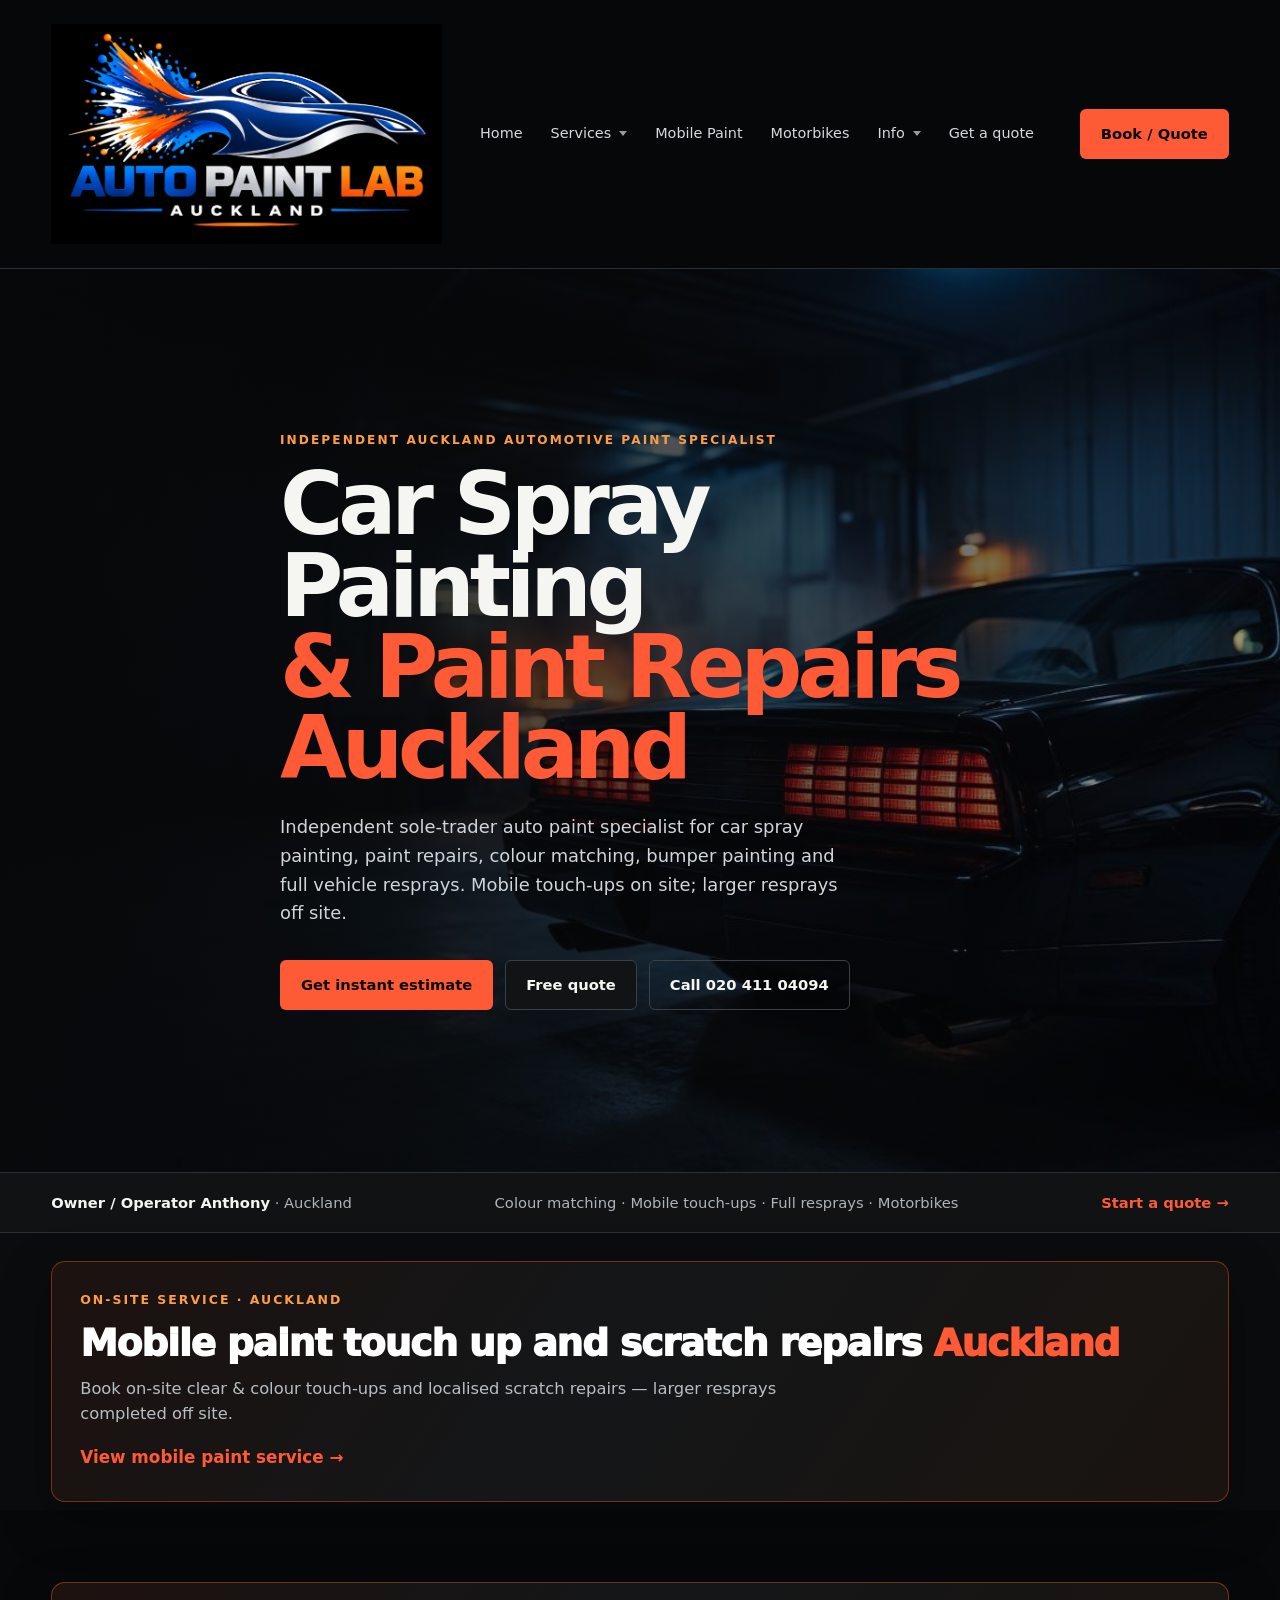
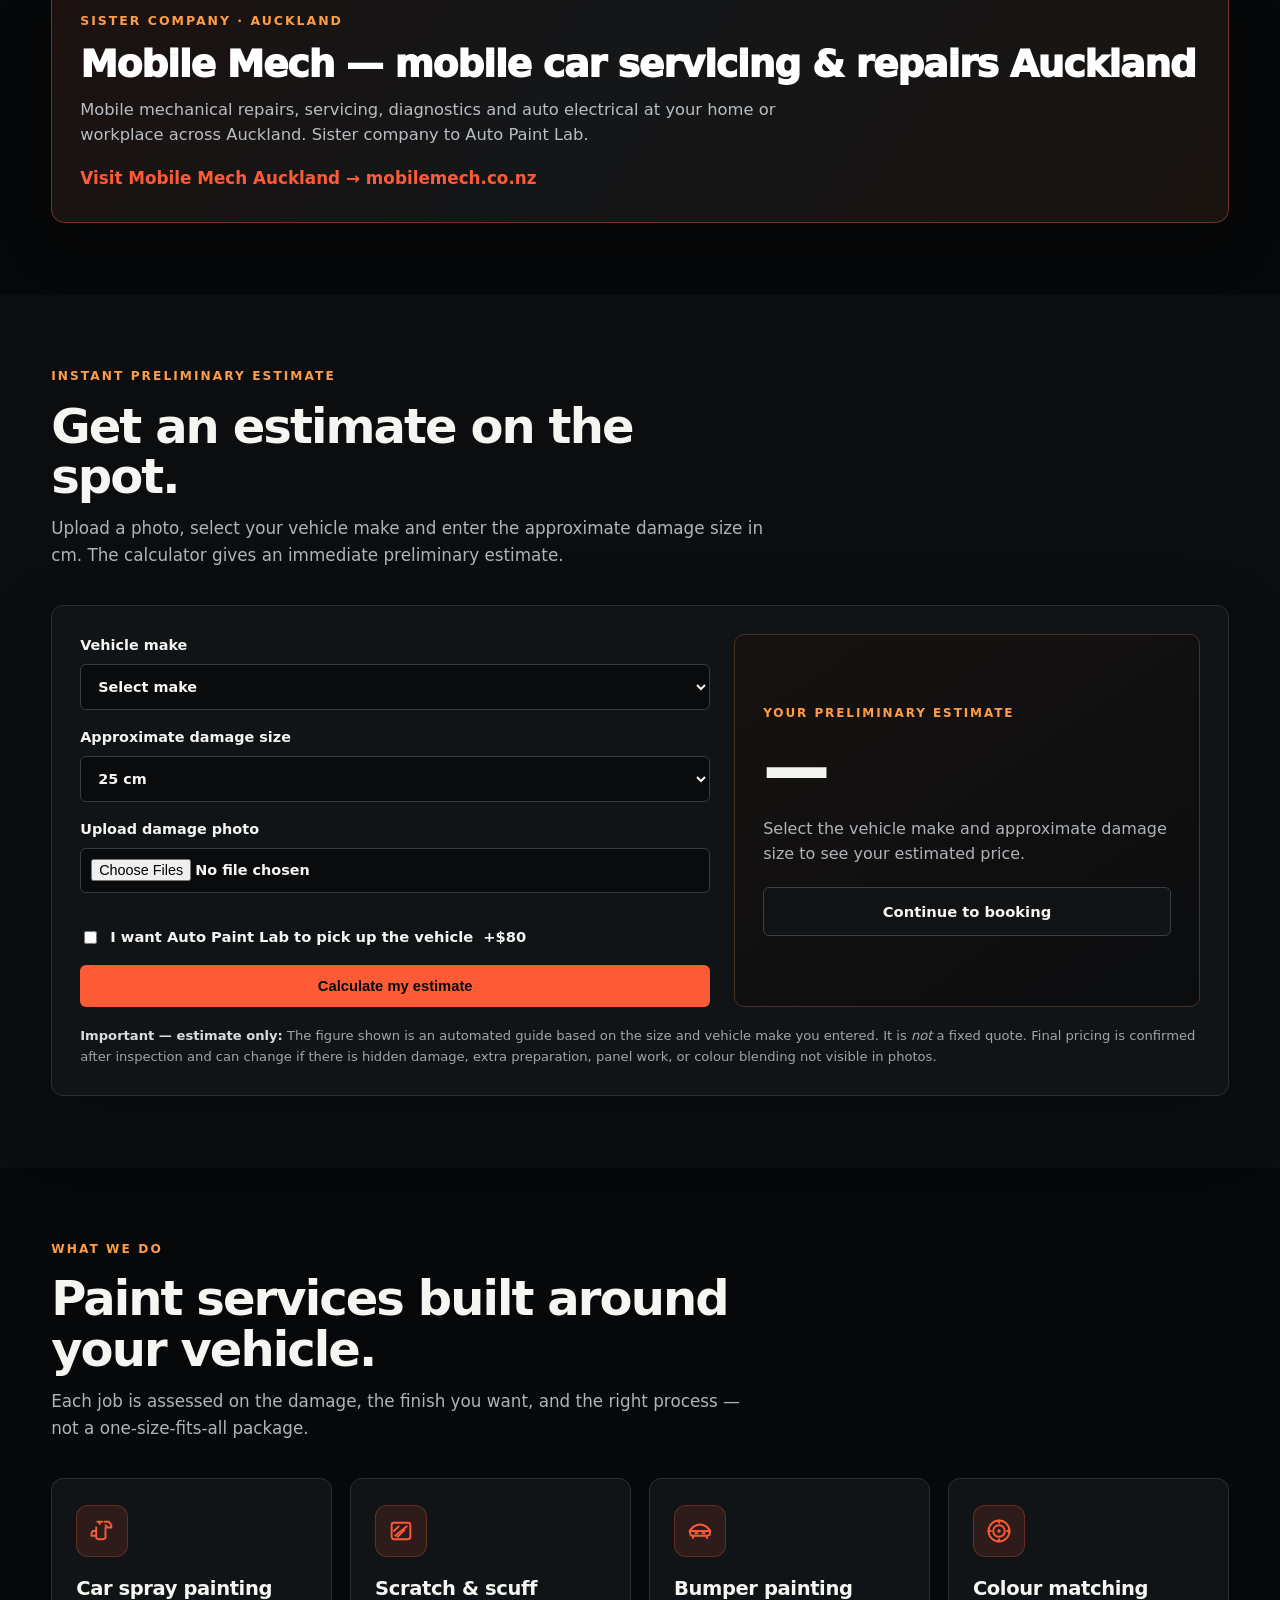
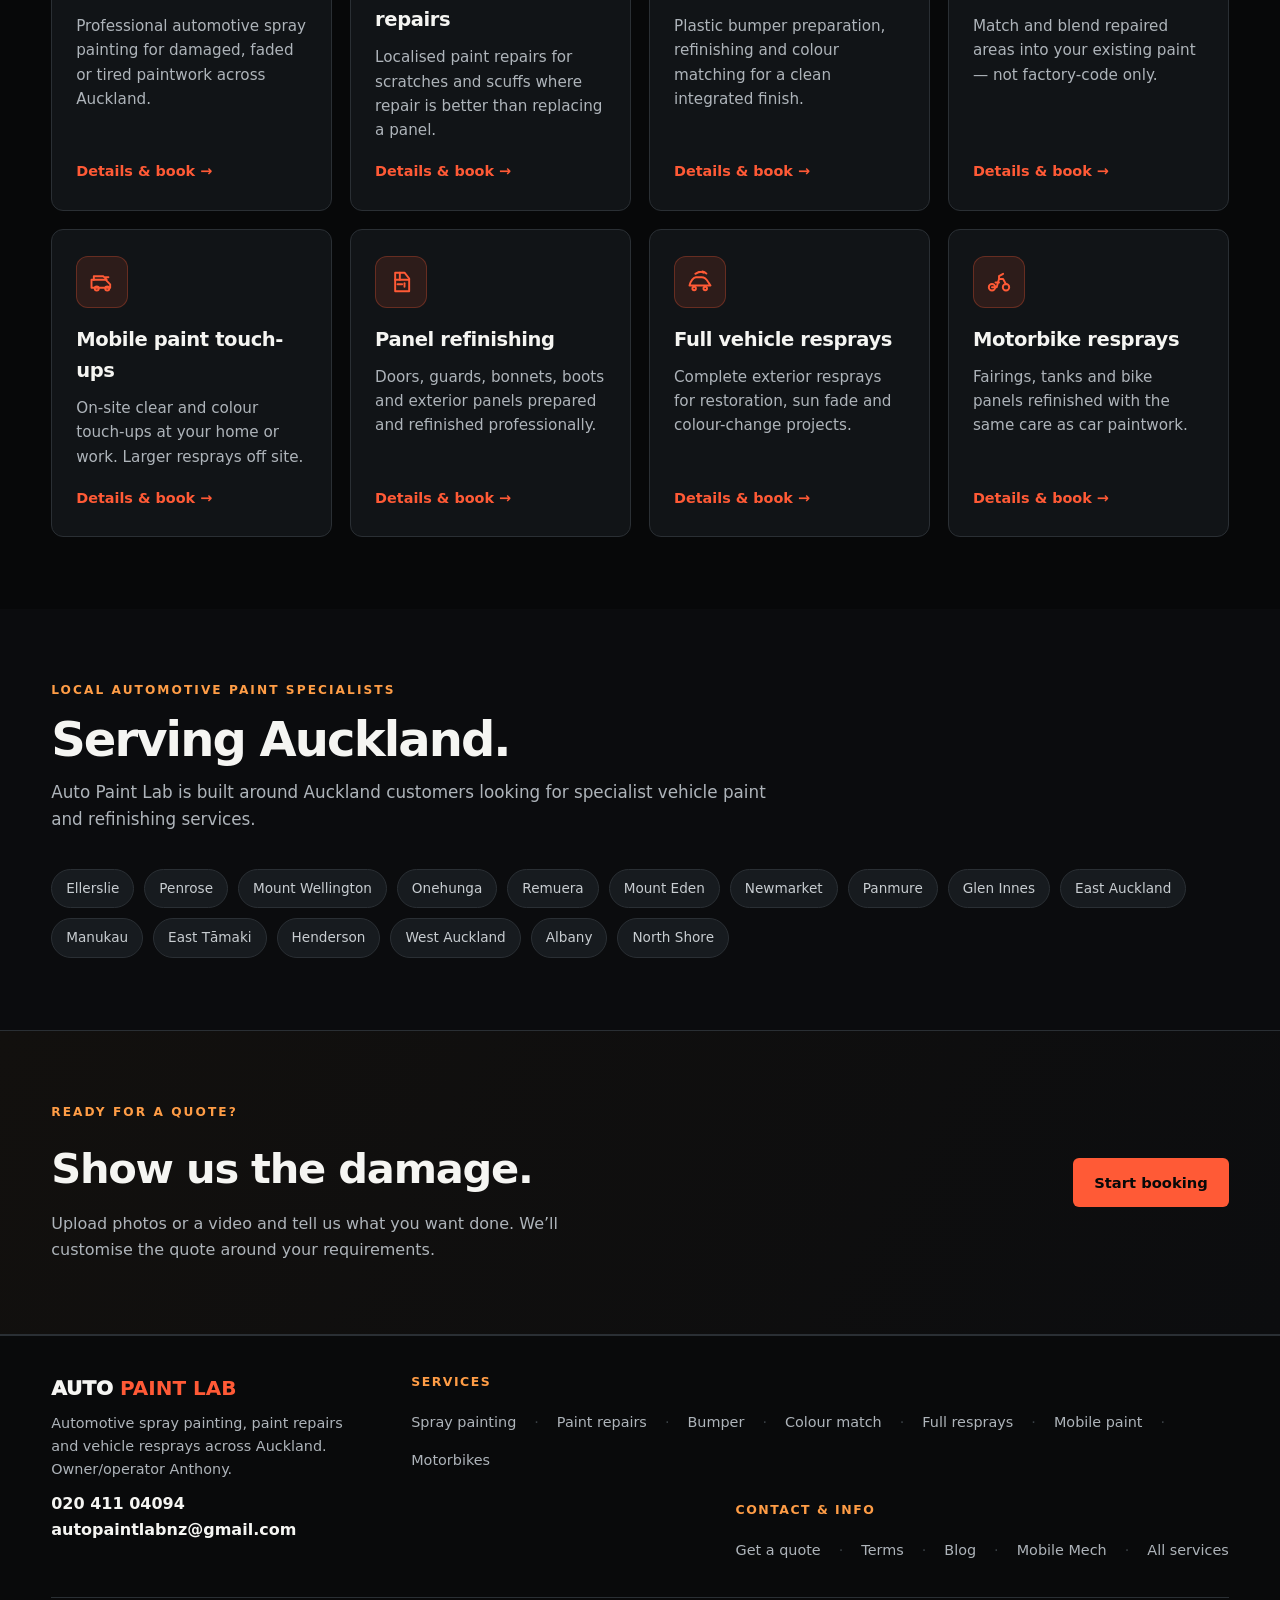
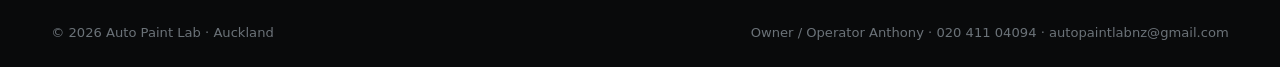
<file: index.html>
<!doctype html>
<html lang="en-NZ">
<head>
<meta charset="utf-8">
<meta name="viewport" content="width=device-width,initial-scale=1">
<title>Car Spray Painting Auckland | Bumper Painting, Scratch Repair & Resprays | Auto Paint Lab</title>
<meta name="description" content="Auckland car spray painting specialists. Bumper painting, scratch & scuff repairs, colour matching, panel refinishing and full vehicle resprays. Instant online estimate tool. Mobile paint service available.">
<meta name="keywords" content="car spray painting Auckland, paint repairs Auckland, spray painter Auckland, car respray Auckland, bumper painting, scratch repair, colour matching, panel refinishing">
<meta name="robots" content="index,follow,max-image-preview:large">
<meta name="author" content="Auto Paint Lab">
<meta name="theme-color" content="#08090a">
<link rel="canonical" href="https://autopaintlab.co.nz/">
<meta property="og:title" content="Car Spray Painting Auckland | Paint Repairs & Resprays | Auto Paint Lab">
<meta property="og:description" content="Auckland car spray painting specialists. Expert bumper painting, scratch & scuff repairs, colour matching, panel refinishing and full vehicle resprays. Instant online estimate. Mobile paint available.">
<meta property="og:type" content="website">
<meta property="og:url" content="https://autopaintlab.co.nz/">
<meta property="og:site_name" content="Auto Paint Lab">
<meta property="og:image" content="https://autopaintlab.co.nz/og.jpg">
<meta property="og:image:alt" content="Auto Paint Lab Auckland automotive paint and refinishing">
<meta property="og:image:width" content="1200">
<meta property="og:image:height" content="630">
<style>
:root{
  --bg:#070809;--card:#111417;--card2:#171b1f;--text:#f5f5f2;--muted:#aeb4ba;
  --line:#2a2f34;--accent:#ff5a36;--accent2:#ff9d46;--max:1180px;
  --header-h:96px;
}
*{box-sizing:border-box}
html{scroll-behavior:smooth}
body{margin:0;background:var(--bg);color:var(--text);font-family:Inter,system-ui,Arial,sans-serif;line-height:1.6}
a{color:inherit;text-decoration:none}
.wrap{width:min(92%,var(--max));margin:auto}
img{max-width:100%;height:auto;display:block}

/* ===== HEADER — logo ~3x larger ===== */
header{
  position:sticky;top:0;z-index:100;
  background:rgba(7,8,9,.95);backdrop-filter:blur(16px);
  border-bottom:1px solid var(--line);
}
.nav{
  min-height:220px;
  display:flex;align-items:center;justify-content:space-between;
  gap:16px;padding:24px 0;
}


/* full logo includes wordmark */
.brand-text-off{display:flex;flex-direction:column;line-height:1.05}




.links{
  display:flex;align-items:center;gap:4px;
  font-size:.9rem;color:#d6d9dc;flex-wrap:wrap;justify-content:flex-end;
}
.links > a, .drop > button{
  display:inline-flex;align-items:center;gap:6px;
  padding:10px 12px;border-radius:6px;
  font:inherit;color:inherit;background:transparent;border:0;cursor:pointer;
  white-space:nowrap;
}
.links > a:hover, .drop > button:hover{color:var(--accent);background:rgba(255,255,255,.04)}
.drop{position:relative}
.drop > button::after{
  content:"";width:0;height:0;
  border-left:4px solid transparent;border-right:4px solid transparent;
  border-top:5px solid currentColor;opacity:.7;margin-left:2px;
}
.drop-menu{
  display:none;position:absolute;top:calc(100% + 4px);left:0;min-width:240px;
  background:#121518;border:1px solid var(--line);border-radius:10px;
  padding:8px;box-shadow:0 16px 40px rgba(0,0,0,.45);z-index:50;
}
.drop:hover .drop-menu, .drop:focus-within .drop-menu{display:block}
.drop-menu a{
  display:block;padding:10px 14px;border-radius:6px;font-size:.9rem;color:#d6d9dc;
}
.drop-menu a:hover{background:rgba(255,90,54,.12);color:var(--accent)}

.nav-cta{flex-shrink:0;margin-left:8px}
.btn{
  display:inline-flex;align-items:center;justify-content:center;gap:8px;
  padding:12px 20px;border-radius:6px;font-weight:850;border:1px solid transparent;
  cursor:pointer;font-size:.92rem;transition:transform .2s,box-shadow .2s,filter .2s;
}
.btn.primary{background:var(--accent);color:#080909}
.btn.primary:hover{transform:translateY(-2px);box-shadow:0 12px 28px rgba(255,90,54,.28);filter:brightness(1.05)}
.btn.secondary{border-color:#3a4045;background:#111315;color:var(--text)}
.btn.secondary:hover{border-color:var(--accent);color:var(--accent)}
.btn.ghost{border-color:#3a4045;background:transparent}

.nav-toggle{
  display:none;width:48px;height:48px;border-radius:8px;
  border:1px solid var(--line);background:#121518;color:var(--text);
  align-items:center;justify-content:center;cursor:pointer;font-size:1.3rem;
}
.mobile-panel{
  display:none;border-top:1px solid var(--line);padding:12px 0 18px;
  background:rgba(7,8,9,.98);
}
.mobile-panel.open{display:block}
.mobile-panel a, .mobile-panel .m-label{
  display:block;padding:12px 4px;border-bottom:1px solid rgba(42,47,52,.6);
  color:#d6d9dc;font-size:.95rem;
}
.mobile-panel .m-label{font-size:.72rem;letter-spacing:.14em;text-transform:uppercase;color:var(--accent2);font-weight:800;border:0;padding-top:16px}
.mobile-panel a:hover{color:var(--accent)}

@media(max-width:1100px){
  
  :root{--header-h:160px}
}
@media(max-width:960px){
  .links, .nav-cta{display:none}
  .nav-toggle{display:inline-flex}
  
  
  
  :root{--header-h:120px}
}

/* ===== HERO with car background ===== */
.eyebrow{text-transform:uppercase;letter-spacing:.17em;font-size:.76rem;font-weight:900;color:var(--accent2);margin-bottom:14px}
.hero{
  min-height:680px;display:flex;align-items:center;position:relative;overflow:hidden;
  background:
    linear-gradient(105deg, rgba(7,8,9,0.92) 0%, rgba(7,8,9,0.72) 42%, rgba(7,8,9,0.35) 100%),
    url('assets/images/hero-car.jpg');
  background-size:cover;
  background-position:center 40%;
  background-repeat:no-repeat;
}
.hero-in{position:relative;z-index:1;max-width:720px;padding:90px 0}
.hero h1{font-size:clamp(2.8rem,7vw,5.4rem);line-height:.94;letter-spacing:-.06em;margin:0 0 24px}
.hero h1 span{color:var(--accent)}
.hero p{max-width:580px;color:#d0d5d9;font-size:1.12rem;margin:0 0 32px}
.actions{display:flex;gap:12px;flex-wrap:wrap}

.strip{background:#101214;border-top:1px solid var(--line);border-bottom:1px solid var(--line);padding:18px 0}
.strip .wrap{display:flex;flex-wrap:wrap;gap:18px 28px;align-items:center;justify-content:space-between;font-size:.92rem;color:var(--muted)}
.strip strong{color:var(--text)}

section{padding:72px 0}
.intro{max-width:720px;margin-bottom:36px}
.intro h2{font-size:clamp(2rem,4vw,3rem);letter-spacing:-.04em;margin:0 0 14px;line-height:1.05}
.intro p{color:var(--muted);margin:0;font-size:1.05rem}

.grid{display:grid;gap:18px}
.grid-3{grid-template-columns:repeat(auto-fit,minmax(260px,1fr))}
.grid-2{grid-template-columns:repeat(auto-fit,minmax(300px,1fr))}

.card{
  background:var(--card);border:1px solid var(--line);border-radius:12px;
  padding:26px 24px;transition:transform .2s,border-color .2s,box-shadow .2s;
  display:flex;flex-direction:column;height:100%;
}
.card:hover{transform:translateY(-4px);border-color:rgba(255,90,54,.35);box-shadow:0 16px 36px rgba(0,0,0,.25)}
.card .icon{
  width:52px;height:52px;border-radius:12px;margin-bottom:16px;
  display:flex;align-items:center;justify-content:center;
  background:rgba(255,90,54,.12);border:1px solid rgba(255,90,54,.28);
  color:var(--accent);
}
.card .icon svg{width:28px;height:28px}
.card h3{margin:0 0 10px;font-size:1.22rem;letter-spacing:-.02em}
.card p{color:var(--muted);margin:0 0 18px;flex:1;font-size:.95rem}
.card a.more{color:var(--accent);font-weight:800;font-size:.9rem;margin-top:auto}
.card a.more:hover{color:var(--accent2)}

.dark{background:#0b0c0e}
.quote{background:linear-gradient(120deg,#12100e,#0c0d0f);border-top:1px solid var(--line);border-bottom:1px solid var(--line)}
.quotein{display:flex;align-items:center;justify-content:space-between;gap:24px;flex-wrap:wrap}
.quotein h2{margin:0 0 8px;font-size:clamp(1.8rem,3.5vw,2.6rem);letter-spacing:-.03em}
.quotein p{margin:0;color:var(--muted);max-width:520px}

.areas{display:flex;flex-wrap:wrap;gap:10px}
.area{
  background:var(--card2);border:1px solid var(--line);padding:8px 14px;
  border-radius:999px;font-size:.85rem;color:#c8cdd1;
}

/* ===== ESTIMATE ===== */
.estimate-section{background:#0b0d0f}
.estimate-box{border:1px solid var(--line);background:#111417;padding:28px;border-radius:12px;box-shadow:0 25px 70px rgba(0,0,0,.25)}
.estimate-grid{display:grid;grid-template-columns:1.15fr .85fr;gap:24px}
.estimate-form{display:grid;gap:16px}
.estimate-form label{display:grid;gap:7px;font-weight:800;font-size:.9rem}
.estimate-form select,.estimate-form input[type=file]{
  width:100%;background:#090b0c;color:#f5f5f2;border:1px solid #363c41;border-radius:6px;padding:13px;font:inherit
}
.estimate-form input[type=file]{padding:10px}
.estimate-form .pickup{display:flex;align-items:center;gap:10px;font-weight:700;font-size:.92rem}
.estimate-form .pickup input{width:auto}
.estimate-result{
  border:1px solid #493027;background:linear-gradient(145deg,#171211,#0b0d0f);
  padding:28px;display:flex;flex-direction:column;justify-content:center;min-height:280px;border-radius:10px
}
.result-label{font-size:.75rem;letter-spacing:.16em;color:var(--accent2);font-weight:900}
.result-price{font-size:clamp(2.4rem,5vw,4.2rem);line-height:1;font-weight:950;letter-spacing:-.06em;margin:14px 0}
.estimate-result p{color:var(--muted);margin:0 0 20px}
.photo-preview{display:flex;gap:8px;flex-wrap:wrap}
.photo-preview img{width:72px;height:72px;object-fit:cover;border:1px solid var(--line);border-radius:4px}
.estimate-note{margin-top:18px;color:#9ea5aa;font-size:.82rem}
.estimate-note strong{color:#d9dde0}
@media(max-width:800px){
  .estimate-grid{grid-template-columns:1fr}
  .estimate-result{min-height:200px}
}

/* ===== FOOTER horizontal ===== */
footer{border-top:1px solid var(--line);padding:36px 0 0;background:#090a0b}
.foot{
  display:flex;flex-wrap:wrap;align-items:flex-start;justify-content:space-between;
  gap:28px 40px;padding-bottom:28px;
}
.foot-brand{flex:1 1 220px;max-width:320px}
.foot-brand .logo{font-weight:950;font-size:1.25rem;margin-bottom:8px}
.foot-brand .logo b{color:var(--accent)}
.foot-brand p{color:var(--muted);margin:0 0 10px;font-size:.9rem}
.foot-cols{
  display:flex;flex-wrap:wrap;gap:28px 48px;flex:2 1 480px;justify-content:flex-end;
}
.foot-col h3{margin:0 0 12px;font-size:.78rem;letter-spacing:.12em;text-transform:uppercase;color:var(--accent2)}
.foot-col a,.foot-col span{display:block;color:var(--muted);margin:7px 0;font-size:.9rem}
.foot-col a:hover{color:var(--accent)}
.foot-links-row{
  display:flex;flex-wrap:wrap;gap:8px 18px;align-items:center;
}
.foot-links-row a{display:inline;margin:0;color:var(--muted);font-size:.9rem}
.foot-links-row a:hover{color:var(--accent)}
.foot-links-row .sep{color:#3a4045}
.copy{border-top:1px solid var(--line);padding:24px 0;color:#6b7278;font-size:.82rem;display:flex;flex-wrap:wrap;gap:8px 20px;justify-content:space-between}

/* Forms (booking pages) */
.form-wrap{max-width:640px}
.form label{display:block;font-size:.85rem;font-weight:700;margin:16px 0 6px;color:#d5d9dc}
.form input,.form select,.form textarea{
  width:100%;padding:12px 14px;border-radius:8px;border:1px solid var(--line);
  background:#0e1012;color:var(--text);font:inherit;
}
.form input:focus,.form select:focus,.form textarea:focus{
  outline:none;border-color:var(--accent);box-shadow:0 0 0 3px rgba(255,90,54,.15);
}
.form textarea{min-height:120px;resize:vertical}
.form .row{display:grid;grid-template-columns:1fr 1fr;gap:14px}
@media(max-width:560px){.form .row{grid-template-columns:1fr}}
.form .upload{border:1px dashed #3a4045;border-radius:10px;padding:16px;background:#0e1012}
.form .hint{font-size:.82rem;color:var(--muted);margin-top:8px}
.form .caption{font-size:.85rem;color:var(--muted);margin:18px 0}
.form .btn{width:100%;margin-top:8px;padding:16px}
.form .status{margin-top:12px;font-size:.9rem;color:var(--accent2)}
.preview{display:flex;flex-wrap:wrap;gap:8px;margin-top:10px}
.preview img{width:72px;height:72px;object-fit:cover;border-radius:6px;border:1px solid var(--line)}

.page-hero{padding:70px 0 40px;background:radial-gradient(circle at 80% 30%,rgba(255,90,54,.18),transparent 30%),linear-gradient(120deg,#070809,#12100e)}
.page-hero h1{font-size:clamp(2.4rem,5vw,4rem);letter-spacing:-.05em;margin:12px 0;line-height:1.02}
.page-hero p{color:var(--muted);max-width:640px;font-size:1.05rem}
.content-card{background:var(--card);border:1px solid var(--line);border-radius:12px;padding:28px;margin:18px 0}
.content-card h2{margin:0 0 12px;font-size:1.55rem}
.content-card p,.content-card li{color:#c7ccd0}
.content-card ul{padding-left:22px}
.service-cta{
  margin-top:28px;padding:24px;border-radius:12px;
  background:linear-gradient(135deg,#1a1210,#121416);border:1px solid rgba(255,90,54,.25);
  display:flex;flex-wrap:wrap;gap:16px;align-items:center;justify-content:space-between;
}

@media(max-width:800px){
  .hero{min-height:auto;background-position:70% center}
  .hero-in{padding:56px 0}
  .foot-cols{justify-content:flex-start}
}







.mobile-promo-section{padding:28px 0 8px;background:#0b0c0e}
.mobile-promo-card{
  display:block;padding:28px 28px 30px;border-radius:14px;
  background:linear-gradient(125deg,#1c1210 0%,#141618 45%,#1a1410 100%);
  border:1px solid rgba(255,90,54,.4);
  box-shadow:0 18px 50px rgba(0,0,0,.35);
  transition:transform .2s,border-color .2s,box-shadow .2s;
}
.mobile-promo-card:hover{
  transform:translateY(-3px);border-color:rgba(255,90,54,.65);
  box-shadow:0 22px 55px rgba(255,90,54,.12);
}
.mobile-promo-eyebrow{
  display:block;font-size:.78rem;font-weight:900;letter-spacing:.16em;
  text-transform:uppercase;color:var(--accent2);margin-bottom:12px;
}
.mobile-promo-title{
  display:block;font-size:clamp(1.45rem,4.2vw,2.35rem);font-weight:950;
  letter-spacing:-.03em;line-height:1.15;color:#fff;margin-bottom:12px;
}
.mobile-promo-title em{font-style:normal;color:var(--accent)}
.mobile-promo-sub{
  display:block;color:#b8bec3;font-size:1.02rem;max-width:720px;margin-bottom:18px;line-height:1.5;
}
.mobile-promo-cta{
  display:inline-flex;font-weight:900;font-size:1.05rem;color:var(--accent);
}
.mobile-promo-card:hover .mobile-promo-cta{color:var(--accent2)}








@media(max-width:1100px){
  
  
}
@media(max-width:960px){
  
  
  
}
@media(max-width:400px){
  
}


/* Brand — mark + wordmark, dark-header friendly */
.brand{
  display:flex;align-items:center;gap:12px;flex-shrink:0;
  text-decoration:none;color:inherit;min-width:0;
}
.brand-logo{
  height:220px;width:auto;max-width:440px;
  object-fit:contain;object-position:left center;
  border:none;border-radius:0;box-shadow:none;
  background:transparent;padding:0;display:block;flex-shrink:0;
}
.brand-text{
  display:flex;flex-direction:column;justify-content:center;
  line-height:1.08;gap:3px;min-width:0;
}
.brand-name{
  font-weight:900;letter-spacing:-.035em;font-size:1.28rem;
  text-transform:uppercase;color:#f3f4f2;white-space:nowrap;
}
.brand-name b{color:var(--accent);font-weight:900}
.brand-tag{
  font-size:.65rem;font-weight:700;letter-spacing:.13em;
  text-transform:uppercase;color:#8b9399;white-space:nowrap;
}
@media(max-width:1100px){
  .brand-logo{height:240px;max-width:480px}
  .brand-name{font-size:1.15rem}
}
@media(max-width:960px){
  .brand-logo{height:200px;max-width:400px}
  .brand-name{font-size:1.05rem}
  .brand-tag{font-size:.58rem;letter-spacing:.1em}
}
@media(max-width:380px){
  .brand-tag{display:none}
  .brand-name{font-size:.95rem}
}

</style>
<meta name="twitter:card" content="summary_large_image">
<meta name="twitter:title" content="Car Spray Painting Auckland | Paint Repairs & Resprays | Auto Paint Lab">
<meta name="twitter:description" content="Auckland car spray painting specialists. Expert bumper painting, scratch & scuff repairs, colour matching, panel refinishing and full vehicle resprays. Instant online estimate. Mobile paint available.">
<meta name="twitter:image" content="https://autopaintlab.co.nz/og.jpg">
<meta property="og:locale" content="en_NZ">
<script type="application/ld+json">
{
  "@context": "https://schema.org",
  "@type": "Organization",
  "name": "Auto Paint Lab",
  "url": "https://autopaintlab.co.nz/",
  "logo": "https://autopaintlab.co.nz/assets/images/auto-paint-lab-logo-clean.webp",
  "telephone": "+642041104094",
  "email": "autopaintlabnz@gmail.com",
  "description": "Independent automotive paint and refinishing service operating across Auckland, New Zealand.",
  "areaServed": {"@type": "City", "name": "Auckland", "sameAs": "https://www.wikidata.org/wiki/Q37100"}
}
</script>
<script type="application/ld+json">
{
  "@context": "https://schema.org",
  "@type": "WebSite",
  "name": "Auto Paint Lab",
  "url": "https://autopaintlab.co.nz/"
}
</script>
</head>
<body>
<header>
  <div class="wrap nav">
    <a class="brand" href="index.html" aria-label="Auto Paint Lab home">
      <img class="brand-logo" src="assets/images/auto-paint-lab-logo-clean.webp" alt="Auto Paint Lab Auckland logo" width="480" height="280">
    </a>
    <nav class="links" aria-label="Main">
      <a href="index.html">Home</a>
      <div class="drop">
        <button type="button" aria-haspopup="true">Services</button>
        <div class="drop-menu" role="menu">
          <a href="services.html">All services</a>
          <a href="spray-painting.html">Car spray painting</a>
          <a href="scratch-repairs.html">Scratch &amp; scuff repairs</a>
          <a href="bumper-painting.html">Bumper painting</a>
          <a href="colour-matching.html">Colour matching</a>
          <a href="panel-refinishing.html">Panel refinishing</a>
          <a href="full-respray.html">Full vehicle resprays</a>
          <a href="mobile-paint.html">Mobile paint</a>
          <a href="motorbike-resprays.html">Motorbike resprays</a>
        </div>
      </div>
      <a href="mobile-paint.html">Mobile Paint</a>
      <a href="motorbike-resprays.html">Motorbikes</a>
      <div class="drop">
        <button type="button" aria-haspopup="true">Info</button>
        <div class="drop-menu" role="menu">
          <a href="blog.html">Blog</a>
          <a href="mobile-mech.html">Mobile Mech partner</a>
          <a href="terms.html">Terms &amp; conditions</a>
          <a href="index.html#areas">Auckland areas</a>
        </div>
      </div>
      <a href="booking.html">Get a quote</a>
    </nav>
    <a class="btn primary nav-cta" href="booking.html">Book / Quote</a>
    <button class="nav-toggle" type="button" aria-label="Open menu" id="navToggle">☰</button>
  </div>
  <div class="mobile-panel wrap" id="mobilePanel">
    <a href="index.html">Home</a>
    <div class="m-label">Services</div>
    <a href="services.html">All services</a>
    <a href="spray-painting.html">Car spray painting</a>
    <a href="scratch-repairs.html">Scratch &amp; scuff repairs</a>
    <a href="bumper-painting.html">Bumper painting</a>
    <a href="colour-matching.html">Colour matching</a>
    <a href="panel-refinishing.html">Panel refinishing</a>
    <a href="full-respray.html">Full vehicle resprays</a>
    <a href="mobile-paint.html">Mobile paint</a>
    <a href="motorbike-resprays.html">Motorbike resprays</a>
    <div class="m-label">Info</div>
    <a href="blog.html">Blog</a>
    <a href="mobile-mech.html">Mobile Mech partner</a>
    <a href="terms.html">Terms &amp; conditions</a>
    <a href="booking.html">Get a quote</a>
    <a href="booking.html" class="btn primary" style="margin-top:14px;text-align:center">Book / Quote</a>
  </div>
</header>


<main>
<section class="hero">
  <div class="wrap hero-in">
    <div class="eyebrow">Independent Auckland automotive paint specialist</div>
    <h1>Car Spray Painting<br><span>&amp; Paint Repairs Auckland</span></h1>
    <p>Independent sole-trader auto paint specialist for car spray painting, paint repairs, colour matching, bumper painting and full vehicle resprays. Mobile touch-ups on site; larger resprays off site.</p>
    <div class="actions">
      <a class="btn primary" href="#instant-estimate">Get instant estimate</a>
      <a class="btn secondary" href="booking.html">Free quote</a>
      <a class="btn ghost" href="tel:+642041104094">Call 020 411 04094</a>
    </div>
  </div>
</section>

<div class="strip">
  <div class="wrap">
    <div><strong>Owner / Operator Anthony</strong> · Auckland</div>
    <div>Colour matching · Mobile touch-ups · Full resprays · Motorbikes</div>
    <div><a href="booking.html" style="color:var(--accent);font-weight:800">Start a quote →</a></div>
  </div>
</div>


<section class="mobile-promo-section">
  <div class="wrap">
    <a class="mobile-promo-card" href="mobile-paint.html">
      <span class="mobile-promo-eyebrow">On-site service · Auckland</span>
      <span class="mobile-promo-title">Mobile paint touch up and scratch repairs <em>Auckland</em></span>
      <span class="mobile-promo-sub">Book on-site clear &amp; colour touch-ups and localised scratch repairs — larger resprays completed off site.</span>
      <span class="mobile-promo-cta">View mobile paint service →</span>
    </a>
  </div>
</section>
<section class="sister-company-section">
  <div class="wrap">
    <a class="mobile-promo-card" href="https://mobilemech.co.nz/" target="_blank" rel="noopener noreferrer" title="Mobile Mech Auckland — mobile car servicing, repairs & diagnostics">
      <span class="mobile-promo-eyebrow">Sister company · Auckland</span>
      <span class="mobile-promo-title">Mobile Mech — mobile car servicing &amp; repairs Auckland</span>
      <span class="mobile-promo-sub">Mobile mechanical repairs, servicing, diagnostics and auto electrical at your home or workplace across Auckland. Sister company to Auto Paint Lab.</span>
      <span class="mobile-promo-cta">Visit Mobile Mech Auckland → mobilemech.co.nz</span>
    </a>
  </div>
</section>
<section id="instant-estimate" class="estimate-section">
<div class="wrap">
<div class="intro">
  <div class="eyebrow">Instant preliminary estimate</div>
  <h2>Get an estimate on the spot.</h2>
  <p>Upload a photo, select your vehicle make and enter the approximate damage size in cm. The calculator gives an immediate preliminary estimate.</p>
</div>
<div class="estimate-box">
<div class="estimate-grid">
<div class="estimate-form">
<label>Vehicle make
<select id="vehicleMake">
  <option value="" selected>Select make</option>
  <option value="Toyota">Toyota</option>
  <option value="Nissan">Nissan</option>
  <option value="Mazda">Mazda</option>
  <option value="Mitsubishi">Mitsubishi</option>
  <option value="Honda">Honda</option>
  <option value="Subaru">Subaru</option>
  <option value="Suzuki">Suzuki</option>
  <option value="Isuzu">Isuzu</option>
  <option value="Lexus">Lexus</option>
  <option value="Hyundai">Hyundai</option>
  <option value="Kia">Kia</option>
  <option value="Ford">Ford</option>
  <option value="Holden">Holden</option>
  <option value="Jeep">Jeep</option>
  <option value="BYD">BYD</option>
  <option value="Tesla">Tesla</option>
  <option value="Volkswagen">Volkswagen</option>
  <option value="Audi">Audi</option>
  <option value="BMW">BMW</option>
  <option value="Mercedes-Benz">Mercedes-Benz</option>
  <option value="Volvo">Volvo</option>
  <option value="Peugeot">Peugeot</option>
  <option value="Renault">Renault</option>
  <option value="Other">Other</option>
</select>
</label>
<label>Approximate damage size
<select id="damageSize">
  <option value="10">10 cm</option>
  <option value="20">20 cm</option>
  <option value="25" selected>25 cm</option>
  <option value="30">30 cm</option>
  <option value="40">40 cm</option>
  <option value="50">50 cm</option>
  <option value="60">60 cm</option>
  <option value="80">80 cm</option>
  <option value="100">100 cm</option>
  <option value="120">120 cm</option>
  <option value="140">140 cm</option>
</select>
</label>
<label>Upload damage photo <input id="estimatePhoto" type="file" accept="image/*" multiple></label>
<div id="photoPreview" class="photo-preview" aria-live="polite"></div>
<label class="pickup"><input id="pickup" type="checkbox"> I want Auto Paint Lab to pick up the vehicle <strong>+$80</strong></label>
<button class="btn primary estimate-btn" type="button" id="calculateEstimate">Calculate my estimate</button>
</div>
<div class="estimate-result" id="estimateResult">
  <div class="result-label">YOUR PRELIMINARY ESTIMATE</div>
  <div class="result-price" id="resultPrice">—</div>
  <p id="resultText">Select the vehicle make and approximate damage size to see your estimated price.</p>
  <a class="btn secondary" href="booking.html">Continue to booking</a>
</div>
</div>
<div class="estimate-note"><strong>Important — estimate only:</strong> The figure shown is an automated guide based on the size and vehicle make you entered. It is <em>not</em> a fixed quote. Final pricing is confirmed after inspection and can change if there is hidden damage, extra preparation, panel work, or colour blending not visible in photos.</div>
</div>
</div>
</section>
<script>
(function(){
const make=document.getElementById('vehicleMake'), size=document.getElementById('damageSize'), pickup=document.getElementById('pickup'), result=document.getElementById('resultPrice'), text=document.getElementById('resultText'), photo=document.getElementById('estimatePhoto'), preview=document.getElementById('photoPreview');
const japanese=['Toyota','Nissan','Mazda','Mitsubishi','Honda','Subaru','Suzuki','Isuzu','Lexus','Infiniti','Acura','Daihatsu','Hino','Mitsubishi Fuso'];
const european=['Volkswagen','Audi','BMW','Mercedes-Benz','Mercedes','Mini','Porsche','Volvo','Saab','Peugeot','Citroen','Citroën','Renault','Fiat','Alfa Romeo','Jaguar','Land Rover','Bentley','Rolls-Royce','Skoda','Škoda','Seat','SEAT','Opel','Vauxhall'];
function makeMultiplier(name){if(japanese.includes(name))return 1;if(european.includes(name))return 1.25;if(['Ford','Holden','Jeep','Chevrolet','GMC','Ram','Dodge','Chrysler','Cadillac','Lincoln','Tesla'].includes(name))return 1.15;return 1.08;}
function calc(){const cm=Number(size.value), mult=makeMultiplier(make.value), pickupCost=pickup.checked?80:0; const area=Math.max(40,cm*cm); const base=Math.max(110,area*(150/632)); let low=Math.round((base*mult+pickupCost)/10)*10; let high=Math.round((base*mult*1.2+pickupCost)/10)*10; result.textContent='$'+low.toLocaleString()+' – $'+high.toLocaleString(); text.textContent=(pickup.checked?'Includes the $80 vehicle pickup. ':'')+'Based on an approximate damage size of '+cm+' cm. This is an automated estimate only — not a fixed quote. Final price is confirmed after we inspect the vehicle.';}
document.getElementById('calculateEstimate').addEventListener('click',calc);
if(photo) photo.addEventListener('change',()=>{preview.innerHTML=''; [...photo.files].slice(0,5).forEach(f=>{if(f.type.startsWith('image/')){const img=document.createElement('img');img.src=URL.createObjectURL(f);preview.appendChild(img);}})});
})();
</script>
<section>
  <div class="wrap">
    <div class="intro">
      <div class="eyebrow">What we do</div>
      <h2>Paint services built around your vehicle.</h2>
      <p>Each job is assessed on the damage, the finish you want, and the right process — not a one-size-fits-all package.</p>
    </div>
    <div class="grid grid-3">
<article class="card">
  <div class="icon" aria-hidden="true"><svg viewBox="0 0 24 24" fill="none" stroke="currentColor" stroke-width="1.65" stroke-linecap="round" stroke-linejoin="round"><path d="M14 4h4l2 3v2h-3l-2-2"/><path d="M15 9v8a2 2 0 01-2 2H9a2 2 0 01-2-2V9"/><path d="M7 12H4l-1 2v2h4"/><path d="M10 6V4"/><path d="M8 4h4"/></svg></div>
  <h3>Car spray painting</h3>
  <p>Professional automotive spray painting for damaged, faded or tired paintwork across Auckland.</p>
  <a class="more" href="spray-painting.html">Details &amp; book →</a>
</article>
<article class="card">
  <div class="icon" aria-hidden="true"><svg viewBox="0 0 24 24" fill="none" stroke="currentColor" stroke-width="1.65" stroke-linecap="round" stroke-linejoin="round"><rect x="4" y="5" width="16" height="14" rx="2"/><path d="M7 16L17 8"/><path d="M9 17L15 11"/><path d="M6 12l4-4"/></svg></div>
  <h3>Scratch &amp; scuff repairs</h3>
  <p>Localised paint repairs for scratches and scuffs where repair is better than replacing a panel.</p>
  <a class="more" href="scratch-repairs.html">Details &amp; book →</a>
</article>
<article class="card">
  <div class="icon" aria-hidden="true"><svg viewBox="0 0 24 24" fill="none" stroke="currentColor" stroke-width="1.65" stroke-linecap="round" stroke-linejoin="round"><path d="M3 12c2.5-3.5 6-5.5 9-5.5S18.5 8.5 21 12"/><path d="M3.5 12h17v2a2 2 0 01-2 2h-13a2 2 0 01-2-2v-2z"/><path d="M6 16v2M18 16v2"/><path d="M8 14h2M14 14h2"/></svg></div>
  <h3>Bumper painting</h3>
  <p>Plastic bumper preparation, refinishing and colour matching for a clean integrated finish.</p>
  <a class="more" href="bumper-painting.html">Details &amp; book →</a>
</article>
<article class="card">
  <div class="icon" aria-hidden="true"><svg viewBox="0 0 24 24" fill="none" stroke="currentColor" stroke-width="1.65" stroke-linecap="round" stroke-linejoin="round"><circle cx="12" cy="12" r="9"/><circle cx="12" cy="12" r="5"/><circle cx="12" cy="12" r="1.5" fill="currentColor" stroke="none"/><path d="M12 3v2M12 19v2M3 12h2M19 12h2"/></svg></div>
  <h3>Colour matching</h3>
  <p>Match and blend repaired areas into your existing paint — not factory-code only.</p>
  <a class="more" href="colour-matching.html">Details &amp; book →</a>
</article>
<article class="card">
  <div class="icon" aria-hidden="true"><svg viewBox="0 0 24 24" fill="none" stroke="currentColor" stroke-width="1.65" stroke-linecap="round" stroke-linejoin="round"><path d="M3 10h12l4 4v3H3v-7z"/><path d="M5 10V7h8l3 3"/><circle cx="7.5" cy="17.5" r="1.75"/><circle cx="16.5" cy="17.5" r="1.75"/><path d="M15 8h2.5"/></svg></div>
  <h3>Mobile paint touch-ups</h3>
  <p>On-site clear and colour touch-ups at your home or work. Larger resprays off site.</p>
  <a class="more" href="mobile-paint.html">Details &amp; book →</a>
</article>
<article class="card">
  <div class="icon" aria-hidden="true"><svg viewBox="0 0 24 24" fill="none" stroke="currentColor" stroke-width="1.65" stroke-linecap="round" stroke-linejoin="round"><path d="M7 4h8l4 5v11H7V4z"/><path d="M7 10h12"/><path d="M11 4v6"/><path d="M15 13v3"/><path d="M9 14h4"/></svg></div>
  <h3>Panel refinishing</h3>
  <p>Doors, guards, bonnets, boots and exterior panels prepared and refinished professionally.</p>
  <a class="more" href="panel-refinishing.html">Details &amp; book →</a>
</article>
<article class="card">
  <div class="icon" aria-hidden="true"><svg viewBox="0 0 24 24" fill="none" stroke="currentColor" stroke-width="1.65" stroke-linecap="round" stroke-linejoin="round"><path d="M3 15c1-4 3.5-7 5.5-7h5c2 0 4 1.5 5.5 4l2 3H3v-0z"/><circle cx="7" cy="17.5" r="1.5"/><circle cx="16.5" cy="17.5" r="1.5"/><path d="M8 5c1.5-1 3-1.5 4-1.5"/><path d="M11 3.5c1-.3 2.5-.3 4 .5"/><path d="M14 3c1.2.2 2.5.8 3.5 1.8"/></svg></div>
  <h3>Full vehicle resprays</h3>
  <p>Complete exterior resprays for restoration, sun fade and colour-change projects.</p>
  <a class="more" href="full-respray.html">Details &amp; book →</a>
</article>
<article class="card">
  <div class="icon" aria-hidden="true"><svg viewBox="0 0 24 24" fill="none" stroke="currentColor" stroke-width="1.65" stroke-linecap="round" stroke-linejoin="round"><circle cx="6" cy="16.5" r="2.75"/><circle cx="18" cy="16.5" r="2.75"/><path d="M6 16.5h4L12 9.5h3.5L18 14"/><path d="M12 9.5V7l3.5-2"/><path d="M9 12.5h3"/></svg></div>
  <h3>Motorbike resprays</h3>
  <p>Fairings, tanks and bike panels refinished with the same care as car paintwork.</p>
  <a class="more" href="motorbike-resprays.html">Details &amp; book →</a>
</article>
</div>
  </div>
</section>

<section class="dark" id="areas">
  <div class="wrap">
    <div class="intro">
      <div class="eyebrow">Local automotive paint specialists</div>
      <h2>Serving Auckland.</h2>
      <p>Auto Paint Lab is built around Auckland customers looking for specialist vehicle paint and refinishing services.</p>
    </div>
    <div class="areas">
      <span class="area">Ellerslie</span><span class="area">Penrose</span><span class="area">Mount Wellington</span>
      <span class="area">Onehunga</span><span class="area">Remuera</span><span class="area">Mount Eden</span>
      <span class="area">Newmarket</span><span class="area">Panmure</span><span class="area">Glen Innes</span>
      <span class="area">East Auckland</span><span class="area">Manukau</span><span class="area">East Tāmaki</span>
      <span class="area">Henderson</span><span class="area">West Auckland</span><span class="area">Albany</span>
      <span class="area">North Shore</span>
    </div>
  </div>
</section>

<section class="quote">
  <div class="wrap quotein">
    <div>
      <div class="eyebrow">Ready for a quote?</div>
      <h2>Show us the damage.</h2>
      <p>Upload photos or a video and tell us what you want done. We’ll customise the quote around your requirements.</p>
    </div>
    <a class="btn primary" href="booking.html">Start booking</a>
  </div>
</section>
</main>


<footer>
  <div class="wrap foot">
    <div class="foot-brand">
      <div class="logo">AUTO <b>PAINT LAB</b></div>
      <p>Automotive spray painting, paint repairs and vehicle resprays across Auckland. Owner/operator Anthony.</p>
      <a href="tel:+642041104094" style="color:var(--text);font-weight:800">020 411 04094</a><br>
      <a href="mailto:autopaintlabnz@gmail.com" style="color:var(--text);font-weight:700">autopaintlabnz@gmail.com</a>
    </div>
    <div class="foot-cols">
      <div class="foot-col">
        <h3>Services</h3>
        <div class="foot-links-row">
          <a href="spray-painting.html">Spray painting</a><span class="sep">·</span>
          <a href="scratch-repairs.html">Paint repairs</a><span class="sep">·</span>
          <a href="bumper-painting.html">Bumper</a><span class="sep">·</span>
          <a href="colour-matching.html">Colour match</a><span class="sep">·</span>
          <a href="full-respray.html">Full resprays</a><span class="sep">·</span>
          <a href="mobile-paint.html">Mobile paint</a><span class="sep">·</span>
          <a href="motorbike-resprays.html">Motorbikes</a>
        </div>
      </div>
      <div class="foot-col">
        <h3>Contact &amp; info</h3>
        <div class="foot-links-row">
          <a href="booking.html">Get a quote</a><span class="sep">·</span>
          <a href="terms.html">Terms</a><span class="sep">·</span>
          <a href="blog.html">Blog</a><span class="sep">·</span>
          <a href="mobile-mech.html">Mobile Mech</a><span class="sep">·</span>
          <a href="services.html">All services</a>
        </div>
      </div>
    </div>
  </div>
  <div class="wrap copy">
    <span>© 2026 Auto Paint Lab · Auckland</span>
    <span>Owner / Operator Anthony · 020 411 04094 · autopaintlabnz@gmail.com</span>
  </div>
</footer>
<script>
(function(){
  var t=document.getElementById('navToggle'), p=document.getElementById('mobilePanel');
  if(t&&p){t.addEventListener('click',function(){p.classList.toggle('open');});}
})();
</script>

</body>
</html>
</file>
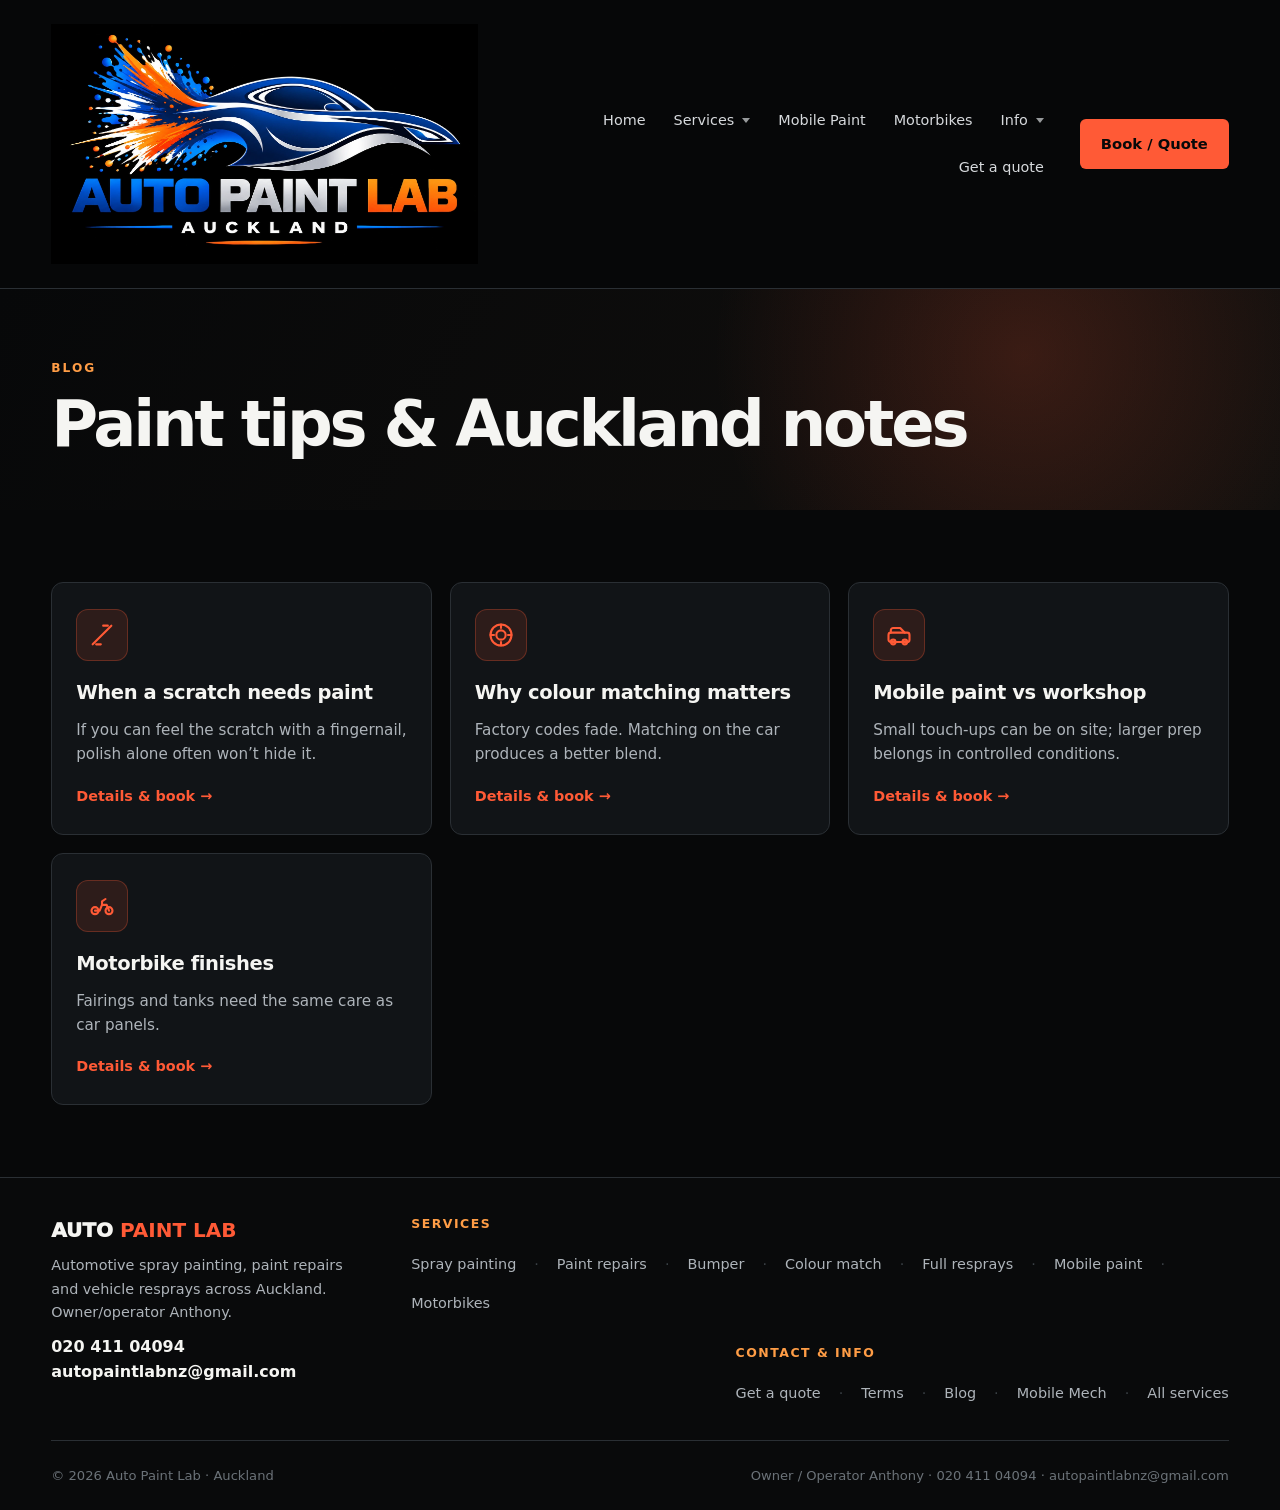
<file: blog.html>
<!doctype html>
<html lang="en-NZ">
<head>
<meta charset="utf-8">
<meta name="viewport" content="width=device-width,initial-scale=1">
<title>Car Paint Repair Guides & Tips | Auto Paint Lab Auckland</title>
<meta name="description" content="Practical guides on car paint repair, colour matching and vehicle refinishing in Auckland — written for drivers who want clear, useful advice before booking spray work.">
<meta name="keywords" content="car paint repair tips, Auckland car painting guide, colour matching advice, paint repair advice, vehicle refinishing tips">
<meta name="robots" content="index,follow,max-image-preview:large">
<meta name="author" content="Auto Paint Lab">
<meta name="theme-color" content="#08090a">
<link rel="canonical" href="https://autopaintlab.co.nz/blog.html">
<meta property="og:title" content="Car Paint Repair Guides & Tips | Auto Paint Lab Auckland">
<meta property="og:description" content="Clear advice on car paint repairs, colour matching and refinishing in Auckland from Auto Paint Lab.">
<meta property="og:type" content="website">
<meta property="og:url" content="https://autopaintlab.co.nz/blog.html">
<meta property="og:site_name" content="Auto Paint Lab">
<meta property="og:image" content="https://autopaintlab.co.nz/og.jpg">
<meta property="og:image:alt" content="Auto Paint Lab Auckland automotive paint and refinishing">
<meta property="og:image:width" content="1200">
<meta property="og:image:height" content="630">
<style>
:root{
  --bg:#070809;--card:#111417;--card2:#171b1f;--text:#f5f5f2;--muted:#aeb4ba;
  --line:#2a2f34;--accent:#ff5a36;--accent2:#ff9d46;--max:1180px;
  --header-h:auto;
}
*{box-sizing:border-box}
html{scroll-behavior:smooth}
body{margin:0;background:var(--bg);color:var(--text);font-family:Inter,system-ui,Arial,sans-serif;line-height:1.6}
a{color:inherit;text-decoration:none}
.wrap{width:min(92%,var(--max));margin:auto}
img{max-width:100%;height:auto;display:block}

/* ===== HEADER — logo ~3x larger ===== */
header{
  position:sticky;top:0;z-index:100;
  background:rgba(7,8,9,.95);backdrop-filter:blur(16px);
  border-bottom:1px solid var(--line);
}
.nav{
  min-height:220px;
  display:flex;align-items:center;justify-content:space-between;
  gap:16px;padding:24px 0;
}







.links{
  display:flex;align-items:center;gap:4px;
  font-size:.9rem;color:#d6d9dc;flex-wrap:wrap;justify-content:flex-end;
}
.links > a, .drop > button{
  display:inline-flex;align-items:center;gap:6px;
  padding:10px 12px;border-radius:6px;
  font:inherit;color:inherit;background:transparent;border:0;cursor:pointer;
  white-space:nowrap;
}
.links > a:hover, .drop > button:hover{color:var(--accent);background:rgba(255,255,255,.04)}
.drop{position:relative}
.drop > button::after{
  content:"";width:0;height:0;
  border-left:4px solid transparent;border-right:4px solid transparent;
  border-top:5px solid currentColor;opacity:.7;margin-left:2px;
}
.drop-menu{
  display:none;position:absolute;top:calc(100% + 4px);left:0;min-width:240px;
  background:#121518;border:1px solid var(--line);border-radius:10px;
  padding:8px;box-shadow:0 16px 40px rgba(0,0,0,.45);z-index:50;
}
.drop:hover .drop-menu, .drop:focus-within .drop-menu{display:block}
.drop-menu a{
  display:block;padding:10px 14px;border-radius:6px;font-size:.9rem;color:#d6d9dc;
}
.drop-menu a:hover{background:rgba(255,90,54,.12);color:var(--accent)}

.nav-cta{flex-shrink:0;margin-left:8px}
.btn{
  display:inline-flex;align-items:center;justify-content:center;gap:8px;
  padding:12px 20px;border-radius:6px;font-weight:850;border:1px solid transparent;
  cursor:pointer;font-size:.92rem;transition:transform .2s,box-shadow .2s,filter .2s;
}
.btn.primary{background:var(--accent);color:#080909}
.btn.primary:hover{transform:translateY(-2px);box-shadow:0 12px 28px rgba(255,90,54,.28);filter:brightness(1.05)}
.btn.secondary{border-color:#3a4045;background:#111315;color:var(--text)}
.btn.secondary:hover{border-color:var(--accent);color:var(--accent)}
.btn.ghost{border-color:#3a4045;background:transparent}

.nav-toggle{
  display:none;width:48px;height:48px;border-radius:8px;
  border:1px solid var(--line);background:#121518;color:var(--text);
  align-items:center;justify-content:center;cursor:pointer;font-size:1.3rem;
}
.mobile-panel{
  display:none;border-top:1px solid var(--line);padding:12px 0 18px;
  background:rgba(7,8,9,.98);
}
.mobile-panel.open{display:block}
.mobile-panel a, .mobile-panel .m-label{
  display:block;padding:12px 4px;border-bottom:1px solid rgba(42,47,52,.6);
  color:#d6d9dc;font-size:.95rem;
}
.mobile-panel .m-label{font-size:.72rem;letter-spacing:.14em;text-transform:uppercase;color:var(--accent2);font-weight:800;border:0;padding-top:16px}
.mobile-panel a:hover{color:var(--accent)}

@media(max-width:1100px){
  
  
  
  :root{--header-h:160px}
}
@media(max-width:960px){
  .links, .nav-cta{display:none}
  .nav-toggle{display:inline-flex}
  
  
  
  :root{--header-h:120px}
}

/* ===== HERO with car background ===== */
.eyebrow{text-transform:uppercase;letter-spacing:.17em;font-size:.76rem;font-weight:900;color:var(--accent2);margin-bottom:14px}
.hero{
  min-height:680px;display:flex;align-items:center;position:relative;overflow:hidden;
  background:
    linear-gradient(105deg, rgba(7,8,9,0.92) 0%, rgba(7,8,9,0.72) 42%, rgba(7,8,9,0.35) 100%),
    url('assets/images/hero-car.jpg');
  background-size:cover;
  background-position:center 40%;
  background-repeat:no-repeat;
}
.hero-in{position:relative;z-index:1;max-width:720px;padding:90px 0}
.hero h1{font-size:clamp(2.8rem,7vw,5.4rem);line-height:.94;letter-spacing:-.06em;margin:0 0 24px}
.hero h1 span{color:var(--accent)}
.hero p{max-width:580px;color:#d0d5d9;font-size:1.12rem;margin:0 0 32px}
.actions{display:flex;gap:12px;flex-wrap:wrap}

.strip{background:#101214;border-top:1px solid var(--line);border-bottom:1px solid var(--line);padding:18px 0}
.strip .wrap{display:flex;flex-wrap:wrap;gap:18px 28px;align-items:center;justify-content:space-between;font-size:.92rem;color:var(--muted)}
.strip strong{color:var(--text)}

section{padding:72px 0}
.intro{max-width:720px;margin-bottom:36px}
.intro h2{font-size:clamp(2rem,4vw,3rem);letter-spacing:-.04em;margin:0 0 14px;line-height:1.05}
.intro p{color:var(--muted);margin:0;font-size:1.05rem}

.grid{display:grid;gap:18px}
.grid-3{grid-template-columns:repeat(auto-fit,minmax(260px,1fr))}
.grid-2{grid-template-columns:repeat(auto-fit,minmax(300px,1fr))}

.card{
  background:var(--card);border:1px solid var(--line);border-radius:12px;
  padding:26px 24px;transition:transform .2s,border-color .2s,box-shadow .2s;
  display:flex;flex-direction:column;height:100%;
}
.card:hover{transform:translateY(-4px);border-color:rgba(255,90,54,.35);box-shadow:0 16px 36px rgba(0,0,0,.25)}
.card .icon{
  width:52px;height:52px;border-radius:12px;margin-bottom:16px;
  display:flex;align-items:center;justify-content:center;
  background:rgba(255,90,54,.12);border:1px solid rgba(255,90,54,.28);
  color:var(--accent);
}
.card .icon svg{width:28px;height:28px}
.card h3{margin:0 0 10px;font-size:1.22rem;letter-spacing:-.02em}
.card p{color:var(--muted);margin:0 0 18px;flex:1;font-size:.95rem}
.card a.more{color:var(--accent);font-weight:800;font-size:.9rem;margin-top:auto}
.card a.more:hover{color:var(--accent2)}

.dark{background:#0b0c0e}
.quote{background:linear-gradient(120deg,#12100e,#0c0d0f);border-top:1px solid var(--line);border-bottom:1px solid var(--line)}
.quotein{display:flex;align-items:center;justify-content:space-between;gap:24px;flex-wrap:wrap}
.quotein h2{margin:0 0 8px;font-size:clamp(1.8rem,3.5vw,2.6rem);letter-spacing:-.03em}
.quotein p{margin:0;color:var(--muted);max-width:520px}

.areas{display:flex;flex-wrap:wrap;gap:10px}
.area{
  background:var(--card2);border:1px solid var(--line);padding:8px 14px;
  border-radius:999px;font-size:.85rem;color:#c8cdd1;
}

/* ===== ESTIMATE ===== */
.estimate-section{background:#0b0d0f}
.estimate-box{border:1px solid var(--line);background:#111417;padding:28px;border-radius:12px;box-shadow:0 25px 70px rgba(0,0,0,.25)}
.estimate-grid{display:grid;grid-template-columns:1.15fr .85fr;gap:24px}
.estimate-form{display:grid;gap:16px}
.estimate-form label{display:grid;gap:7px;font-weight:800;font-size:.9rem}
.estimate-form select,.estimate-form input[type=file]{
  width:100%;background:#090b0c;color:#f5f5f2;border:1px solid #363c41;border-radius:6px;padding:13px;font:inherit
}
.estimate-form input[type=file]{padding:10px}
.estimate-form .pickup{display:flex;align-items:center;gap:10px;font-weight:700;font-size:.92rem}
.estimate-form .pickup input{width:auto}
.estimate-result{
  border:1px solid #493027;background:linear-gradient(145deg,#171211,#0b0d0f);
  padding:28px;display:flex;flex-direction:column;justify-content:center;min-height:280px;border-radius:10px
}
.result-label{font-size:.75rem;letter-spacing:.16em;color:var(--accent2);font-weight:900}
.result-price{font-size:clamp(2.4rem,5vw,4.2rem);line-height:1;font-weight:950;letter-spacing:-.06em;margin:14px 0}
.estimate-result p{color:var(--muted);margin:0 0 20px}
.photo-preview{display:flex;gap:8px;flex-wrap:wrap}
.photo-preview img{width:72px;height:72px;object-fit:cover;border:1px solid var(--line);border-radius:4px}
.estimate-note{margin-top:18px;color:#9ea5aa;font-size:.82rem}
.estimate-note strong{color:#d9dde0}
@media(max-width:800px){
  .estimate-grid{grid-template-columns:1fr}
  .estimate-result{min-height:200px}
}

/* ===== FOOTER horizontal ===== */
footer{border-top:1px solid var(--line);padding:36px 0 0;background:#090a0b}
.foot{
  display:flex;flex-wrap:wrap;align-items:flex-start;justify-content:space-between;
  gap:28px 40px;padding-bottom:28px;
}
.foot-brand{flex:1 1 220px;max-width:320px}
.foot-brand .logo{font-weight:950;font-size:1.25rem;margin-bottom:8px}
.foot-brand .logo b{color:var(--accent)}
.foot-brand p{color:var(--muted);margin:0 0 10px;font-size:.9rem}
.foot-cols{
  display:flex;flex-wrap:wrap;gap:28px 48px;flex:2 1 480px;justify-content:flex-end;
}
.foot-col h3{margin:0 0 12px;font-size:.78rem;letter-spacing:.12em;text-transform:uppercase;color:var(--accent2)}
.foot-col a,.foot-col span{display:block;color:var(--muted);margin:7px 0;font-size:.9rem}
.foot-col a:hover{color:var(--accent)}
.foot-links-row{
  display:flex;flex-wrap:wrap;gap:8px 18px;align-items:center;
}
.foot-links-row a{display:inline;margin:0;color:var(--muted);font-size:.9rem}
.foot-links-row a:hover{color:var(--accent)}
.foot-links-row .sep{color:#3a4045}
.copy{border-top:1px solid var(--line);padding:24px 0;color:#6b7278;font-size:.82rem;display:flex;flex-wrap:wrap;gap:8px 20px;justify-content:space-between}

/* Forms (booking pages) */
.form-wrap{max-width:640px}
.form label{display:block;font-size:.85rem;font-weight:700;margin:16px 0 6px;color:#d5d9dc}
.form input,.form select,.form textarea{
  width:100%;padding:12px 14px;border-radius:8px;border:1px solid var(--line);
  background:#0e1012;color:var(--text);font:inherit;
}
.form input:focus,.form select:focus,.form textarea:focus{
  outline:none;border-color:var(--accent);box-shadow:0 0 0 3px rgba(255,90,54,.15);
}
.form textarea{min-height:120px;resize:vertical}
.form .row{display:grid;grid-template-columns:1fr 1fr;gap:14px}
@media(max-width:560px){.form .row{grid-template-columns:1fr}}
.form .upload{border:1px dashed #3a4045;border-radius:10px;padding:16px;background:#0e1012}
.form .hint{font-size:.82rem;color:var(--muted);margin-top:8px}
.form .caption{font-size:.85rem;color:var(--muted);margin:18px 0}
.form .btn{width:100%;margin-top:8px;padding:16px}
.form .status{margin-top:12px;font-size:.9rem;color:var(--accent2)}
.preview{display:flex;flex-wrap:wrap;gap:8px;margin-top:10px}
.preview img{width:72px;height:72px;object-fit:cover;border-radius:6px;border:1px solid var(--line)}

.page-hero{padding:70px 0 40px;background:radial-gradient(circle at 80% 30%,rgba(255,90,54,.18),transparent 30%),linear-gradient(120deg,#070809,#12100e)}
.page-hero h1{font-size:clamp(2.4rem,5vw,4rem);letter-spacing:-.05em;margin:12px 0;line-height:1.02}
.page-hero p{color:var(--muted);max-width:640px;font-size:1.05rem}
.content-card{background:var(--card);border:1px solid var(--line);border-radius:12px;padding:28px;margin:18px 0}
.content-card h2{margin:0 0 12px;font-size:1.55rem}
.content-card p,.content-card li{color:#c7ccd0}
.content-card ul{padding-left:22px}
.service-cta{
  margin-top:28px;padding:24px;border-radius:12px;
  background:linear-gradient(135deg,#1a1210,#121416);border:1px solid rgba(255,90,54,.25);
  display:flex;flex-wrap:wrap;gap:16px;align-items:center;justify-content:space-between;
}

@media(max-width:800px){
  .hero{min-height:auto;background-position:70% center}
  .hero-in{padding:56px 0}
  .foot-cols{justify-content:flex-start}
}

.top-promo{
  background:linear-gradient(90deg,#1a100e,#121416 40%,#1a100e);
  border-bottom:1px solid rgba(255,90,54,.35);
  text-align:center;
}
.top-promo a{
  display:block;padding:14px 16px;
  font-weight:850;font-size:clamp(.95rem,2.2vw,1.15rem);
  letter-spacing:.02em;color:#fff;
  transition:background .2s,color .2s;
}
.top-promo a:hover{background:rgba(255,90,54,.15);color:var(--accent2)}
.top-promo a span{color:var(--accent);font-weight:900}








@media(max-width:1100px){
  
  
}
@media(max-width:960px){
  
  
  
}
@media(max-width:400px){
  
}


/* Brand — mark + wordmark, dark-header friendly */
.brand{
  display:flex;align-items:center;gap:12px;flex-shrink:0;
  text-decoration:none;color:inherit;min-width:0;
}
.brand-logo{height:240px;width:auto;max-width:480px;
  object-fit:contain;object-position:left center;
  border:none;border-radius:0;box-shadow:none;
  background:transparent;padding:0;display:block;flex-shrink:0;
}
.brand-text{
  display:flex;flex-direction:column;justify-content:center;
  line-height:1.08;gap:3px;min-width:0;
}
.brand-name{
  font-weight:900;letter-spacing:-.035em;font-size:1.28rem;
  text-transform:uppercase;color:#f3f4f2;white-space:nowrap;
}
.brand-name b{color:var(--accent);font-weight:900}
.brand-tag{
  font-size:.65rem;font-weight:700;letter-spacing:.13em;
  text-transform:uppercase;color:#8b9399;white-space:nowrap;
}
@media(max-width:1100px){
  .brand-logo{height:220px;max-width:440px}
  .brand-name{font-size:1.15rem}
}
@media(max-width:960px){
  .brand-logo{height:192px;max-width:380px}
  .brand-name{font-size:1.05rem}
  .brand-tag{font-size:.58rem;letter-spacing:.1em}
}
@media(max-width:380px){
  .brand-tag{display:none}
  .brand-name{font-size:.95rem}
}

</style>
<meta name="twitter:card" content="summary_large_image">
<meta name="twitter:title" content="Car Paint Repair Guides & Tips | Auto Paint Lab Auckland">
<meta name="twitter:description" content="Clear advice on car paint repairs, colour matching and refinishing in Auckland from Auto Paint Lab.">
<meta name="twitter:image" content="https://autopaintlab.co.nz/og.jpg">
<meta property="og:locale" content="en_NZ">
<script type="application/ld+json">
{
  "@context": "https://schema.org",
  "@type": "Organization",
  "name": "Auto Paint Lab",
  "url": "https://autopaintlab.co.nz/",
  "logo": "https://autopaintlab.co.nz/assets/images/auto-paint-lab-logo-clean.webp",
  "telephone": "+642041104094",
  "description": "Independent automotive paint and refinishing service operating across Auckland, New Zealand.",
  "areaServed": {"@type": "City", "name": "Auckland", "sameAs": "https://www.wikidata.org/wiki/Q37100"}
}
</script>
<script type="application/ld+json">
{
  "@context": "https://schema.org",
  "@type": "WebSite",
  "name": "Auto Paint Lab",
  "url": "https://autopaintlab.co.nz/"
}
</script>
</head>
<body>

<header>
  <div class="wrap nav">
    <a class="brand" href="index.html" aria-label="Auto Paint Lab home">
      <img class="brand-logo" src="assets/images/auto-paint-lab-logo-clean.webp" alt="Auto Paint Lab Auckland logo" width="480" height="280">
    </a>
    <nav class="links" aria-label="Main">
      <a href="index.html">Home</a>
      <div class="drop">
        <button type="button" aria-haspopup="true">Services</button>
        <div class="drop-menu" role="menu">
          <a href="services.html">All services</a>
          <a href="spray-painting.html">Car spray painting</a>
          <a href="scratch-repairs.html">Scratch &amp; scuff repairs</a>
          <a href="bumper-painting.html">Bumper painting</a>
          <a href="colour-matching.html">Colour matching</a>
          <a href="panel-refinishing.html">Panel refinishing</a>
          <a href="full-respray.html">Full vehicle resprays</a>
          <a href="mobile-paint.html">Mobile paint</a>
          <a href="motorbike-resprays.html">Motorbike resprays</a>
        </div>
      </div>
      <a href="mobile-paint.html">Mobile Paint</a>
      <a href="motorbike-resprays.html">Motorbikes</a>
      <div class="drop">
        <button type="button" aria-haspopup="true">Info</button>
        <div class="drop-menu" role="menu">
          <a href="blog.html">Blog</a>
          <a href="mobile-mech.html">Mobile Mech partner</a>
          <a href="terms.html">Terms &amp; conditions</a>
          <a href="index.html#areas">Auckland areas</a>
        </div>
      </div>
      <a href="booking.html">Get a quote</a>
    </nav>
    <a class="btn primary nav-cta" href="booking.html">Book / Quote</a>
    <button class="nav-toggle" type="button" aria-label="Open menu" id="navToggle">☰</button>
  </div>
  <div class="mobile-panel wrap" id="mobilePanel">
    <a href="index.html">Home</a>
    <div class="m-label">Services</div>
    <a href="services.html">All services</a>
    <a href="spray-painting.html">Car spray painting</a>
    <a href="scratch-repairs.html">Scratch &amp; scuff repairs</a>
    <a href="bumper-painting.html">Bumper painting</a>
    <a href="colour-matching.html">Colour matching</a>
    <a href="panel-refinishing.html">Panel refinishing</a>
    <a href="full-respray.html">Full vehicle resprays</a>
    <a href="mobile-paint.html">Mobile paint</a>
    <a href="motorbike-resprays.html">Motorbike resprays</a>
    <div class="m-label">Info</div>
    <a href="blog.html">Blog</a>
    <a href="mobile-mech.html">Mobile Mech partner</a>
    <a href="terms.html">Terms &amp; conditions</a>
    <a href="booking.html">Get a quote</a>
    <a href="booking.html" class="btn primary" style="margin-top:14px;text-align:center">Book / Quote</a>
  </div>
</header>

<main><section class="page-hero"><div class="wrap"><div class="eyebrow">Blog</div><h1>Paint tips &amp; Auckland notes</h1></div></section>
<section><div class="wrap"><div class="grid grid-2">

<article class="card">
  <div class="icon" aria-hidden="true"><svg viewBox="0 0 24 24" fill="none" stroke="currentColor" stroke-width="1.8" stroke-linecap="round"><path d="M4 20L20 4M7 20h4M13 4h4"/></svg></div>
  <h3>When a scratch needs paint</h3>
  <p>If you can feel the scratch with a fingernail, polish alone often won’t hide it.</p>
  <a class="more" href="scratch-repairs.html">Details &amp; book →</a>
</article>

<article class="card">
  <div class="icon" aria-hidden="true"><svg viewBox="0 0 24 24" fill="none" stroke="currentColor" stroke-width="1.8" stroke-linecap="round" stroke-linejoin="round"><circle cx="12" cy="12" r="9"/><circle cx="12" cy="12" r="4"/><path d="M12 3v3M12 18v3M3 12h3M18 12h3"/></svg></div>
  <h3>Why colour matching matters</h3>
  <p>Factory codes fade. Matching on the car produces a better blend.</p>
  <a class="more" href="colour-matching.html">Details &amp; book →</a>
</article>

<article class="card">
  <div class="icon" aria-hidden="true"><svg viewBox="0 0 24 24" fill="none" stroke="currentColor" stroke-width="1.8" stroke-linecap="round" stroke-linejoin="round"><rect x="3" y="10" width="18" height="8" rx="2"/><circle cx="7" cy="18" r="2"/><circle cx="17" cy="18" r="2"/><path d="M5 10V8a2 2 0 012-2h6l4 4"/></svg></div>
  <h3>Mobile paint vs workshop</h3>
  <p>Small touch-ups can be on site; larger prep belongs in controlled conditions.</p>
  <a class="more" href="mobile-paint.html">Details &amp; book →</a>
</article>

<article class="card">
  <div class="icon" aria-hidden="true"><svg viewBox="0 0 24 24" fill="none" stroke="currentColor" stroke-width="1.8" stroke-linecap="round" stroke-linejoin="round"><circle cx="6" cy="16" r="3"/><circle cx="18" cy="16" r="3"/><path d="M6 16h4l2-5h4l2 5"/><path d="M12 11V8l3-2"/></svg></div>
  <h3>Motorbike finishes</h3>
  <p>Fairings and tanks need the same care as car panels.</p>
  <a class="more" href="motorbike-resprays.html">Details &amp; book →</a>
</article>
</div></div></section></main>

<footer>
  <div class="wrap foot">
    <div class="foot-brand">
      <div class="logo">AUTO <b>PAINT LAB</b></div>
      <p>Automotive spray painting, paint repairs and vehicle resprays across Auckland. Owner/operator Anthony.</p>
      <a href="tel:+642041104094" style="color:var(--text);font-weight:800">020 411 04094</a><br>
      <a href="mailto:autopaintlabnz@gmail.com" style="color:var(--text);font-weight:700">autopaintlabnz@gmail.com</a>
    </div>
    <div class="foot-cols">
      <div class="foot-col">
        <h3>Services</h3>
        <div class="foot-links-row">
          <a href="spray-painting.html">Spray painting</a><span class="sep">·</span>
          <a href="scratch-repairs.html">Paint repairs</a><span class="sep">·</span>
          <a href="bumper-painting.html">Bumper</a><span class="sep">·</span>
          <a href="colour-matching.html">Colour match</a><span class="sep">·</span>
          <a href="full-respray.html">Full resprays</a><span class="sep">·</span>
          <a href="mobile-paint.html">Mobile paint</a><span class="sep">·</span>
          <a href="motorbike-resprays.html">Motorbikes</a>
        </div>
      </div>
      <div class="foot-col">
        <h3>Contact &amp; info</h3>
        <div class="foot-links-row">
          <a href="booking.html">Get a quote</a><span class="sep">·</span>
          <a href="terms.html">Terms</a><span class="sep">·</span>
          <a href="blog.html">Blog</a><span class="sep">·</span>
          <a href="mobile-mech.html">Mobile Mech</a><span class="sep">·</span>
          <a href="services.html">All services</a>
        </div>
      </div>
    </div>
  </div>
  <div class="wrap copy">
    <span>© 2026 Auto Paint Lab · Auckland</span>
    <span>Owner / Operator Anthony · 020 411 04094 · autopaintlabnz@gmail.com</span>
  </div>
</footer>
<script>
(function(){
  var t=document.getElementById('navToggle'), p=document.getElementById('mobilePanel');
  if(t&&p){t.addEventListener('click',function(){p.classList.toggle('open');});}
})();
</script>

</body>
</html>
</file>
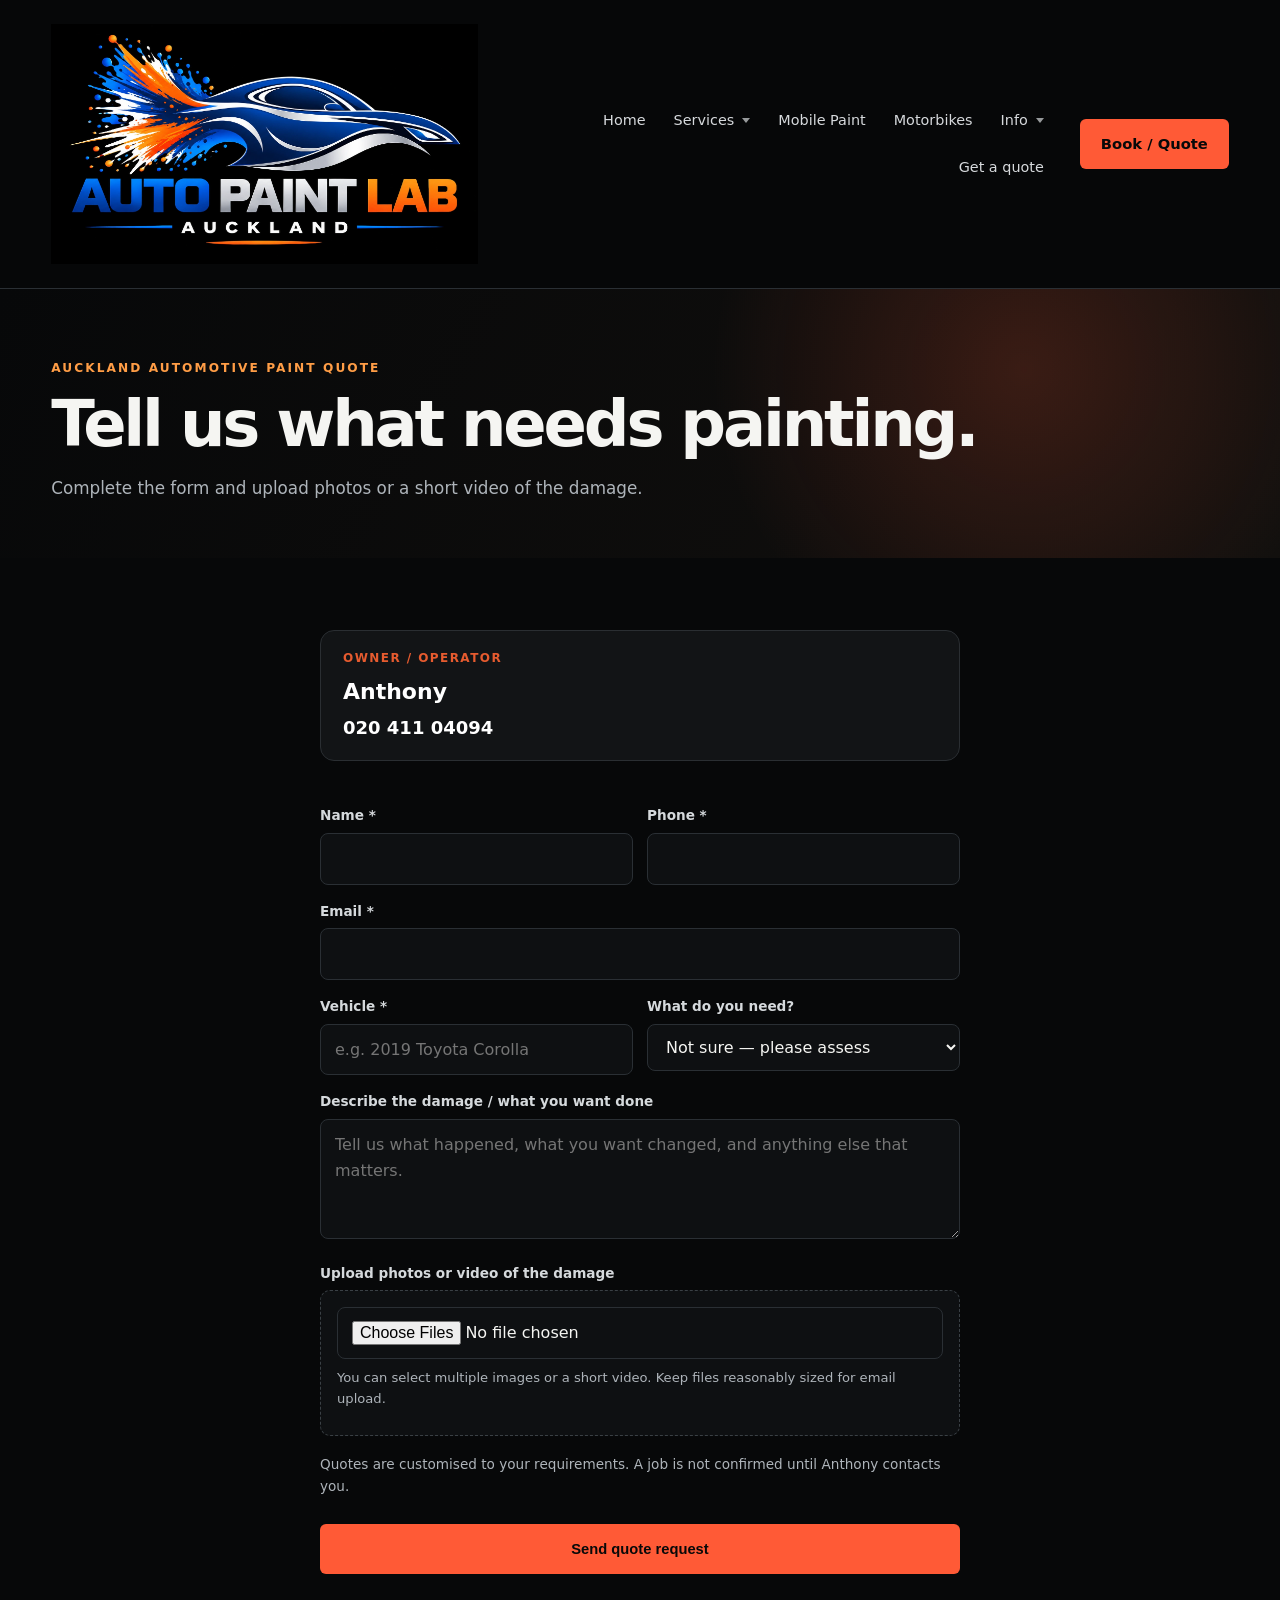
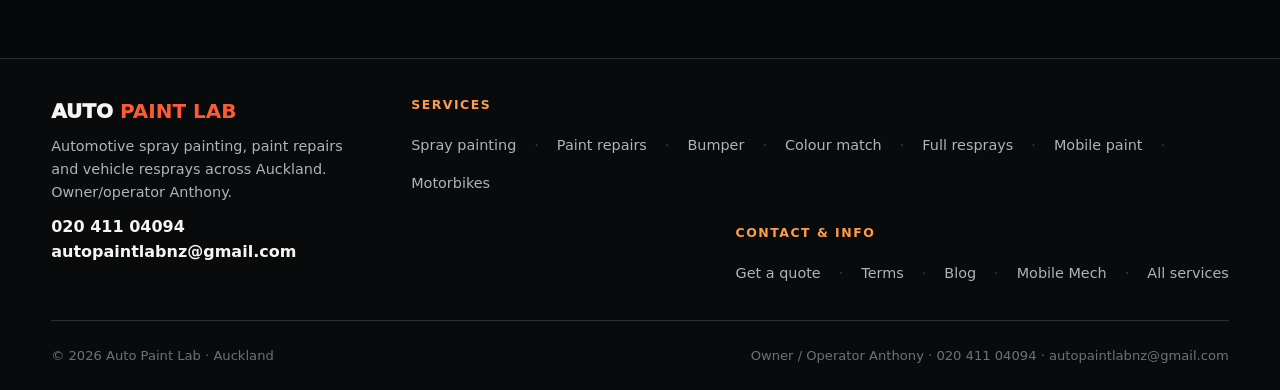
<file: booking.html>
<!doctype html>
<html lang="en-NZ">
<head>
<meta charset="utf-8">
<meta name="viewport" content="width=device-width,initial-scale=1">
<title>Car Paint Quote Auckland | Book Spray Painting | Auto Paint Lab</title>
<meta name="description" content="Request a free car paint quote in Auckland. Upload photos of scratches, bumper damage or panels and get a clear estimate for spray painting or respray work.">
<meta name="keywords" content="car paint quote Auckland, spray painting quote, paint repair quote, vehicle respray quote Auckland, free paint estimate">
<meta name="robots" content="index,follow,max-image-preview:large">
<meta name="author" content="Auto Paint Lab">
<meta name="theme-color" content="#08090a">
<link rel="canonical" href="https://autopaintlab.co.nz/booking.html">
<meta property="og:title" content="Car Paint Quote Auckland | Book Spray Painting | Auto Paint Lab">
<meta property="og:description" content="Upload damage photos and request a free car paint or respray quote from Auto Paint Lab Auckland.">
<meta property="og:type" content="website">
<meta property="og:url" content="https://autopaintlab.co.nz/booking.html">
<meta property="og:site_name" content="Auto Paint Lab">
<meta property="og:image" content="https://autopaintlab.co.nz/og.jpg">
<meta property="og:image:alt" content="Auto Paint Lab Auckland automotive paint and refinishing">
<meta property="og:image:width" content="1200">
<meta property="og:image:height" content="630">
<style>
:root{
  --bg:#070809;--card:#111417;--card2:#171b1f;--text:#f5f5f2;--muted:#aeb4ba;
  --line:#2a2f34;--accent:#ff5a36;--accent2:#ff9d46;--max:1180px;
  --header-h:auto;
}
*{box-sizing:border-box}
html{scroll-behavior:smooth}
body{margin:0;background:var(--bg);color:var(--text);font-family:Inter,system-ui,Arial,sans-serif;line-height:1.6}
a{color:inherit;text-decoration:none}
.wrap{width:min(92%,var(--max));margin:auto}
img{max-width:100%;height:auto;display:block}

/* ===== HEADER — logo ~3x larger ===== */
header{
  position:sticky;top:0;z-index:100;
  background:rgba(7,8,9,.95);backdrop-filter:blur(16px);
  border-bottom:1px solid var(--line);
}
.nav{
  min-height:220px;
  display:flex;align-items:center;justify-content:space-between;
  gap:16px;padding:24px 0;
}







.links{
  display:flex;align-items:center;gap:4px;
  font-size:.9rem;color:#d6d9dc;flex-wrap:wrap;justify-content:flex-end;
}
.links > a, .drop > button{
  display:inline-flex;align-items:center;gap:6px;
  padding:10px 12px;border-radius:6px;
  font:inherit;color:inherit;background:transparent;border:0;cursor:pointer;
  white-space:nowrap;
}
.links > a:hover, .drop > button:hover{color:var(--accent);background:rgba(255,255,255,.04)}
.drop{position:relative}
.drop > button::after{
  content:"";width:0;height:0;
  border-left:4px solid transparent;border-right:4px solid transparent;
  border-top:5px solid currentColor;opacity:.7;margin-left:2px;
}
.drop-menu{
  display:none;position:absolute;top:calc(100% + 4px);left:0;min-width:240px;
  background:#121518;border:1px solid var(--line);border-radius:10px;
  padding:8px;box-shadow:0 16px 40px rgba(0,0,0,.45);z-index:50;
}
.drop:hover .drop-menu, .drop:focus-within .drop-menu{display:block}
.drop-menu a{
  display:block;padding:10px 14px;border-radius:6px;font-size:.9rem;color:#d6d9dc;
}
.drop-menu a:hover{background:rgba(255,90,54,.12);color:var(--accent)}

.nav-cta{flex-shrink:0;margin-left:8px}
.btn{
  display:inline-flex;align-items:center;justify-content:center;gap:8px;
  padding:12px 20px;border-radius:6px;font-weight:850;border:1px solid transparent;
  cursor:pointer;font-size:.92rem;transition:transform .2s,box-shadow .2s,filter .2s;
}
.btn.primary{background:var(--accent);color:#080909}
.btn.primary:hover{transform:translateY(-2px);box-shadow:0 12px 28px rgba(255,90,54,.28);filter:brightness(1.05)}
.btn.secondary{border-color:#3a4045;background:#111315;color:var(--text)}
.btn.secondary:hover{border-color:var(--accent);color:var(--accent)}
.btn.ghost{border-color:#3a4045;background:transparent}

.nav-toggle{
  display:none;width:48px;height:48px;border-radius:8px;
  border:1px solid var(--line);background:#121518;color:var(--text);
  align-items:center;justify-content:center;cursor:pointer;font-size:1.3rem;
}
.mobile-panel{
  display:none;border-top:1px solid var(--line);padding:12px 0 18px;
  background:rgba(7,8,9,.98);
}
.mobile-panel.open{display:block}
.mobile-panel a, .mobile-panel .m-label{
  display:block;padding:12px 4px;border-bottom:1px solid rgba(42,47,52,.6);
  color:#d6d9dc;font-size:.95rem;
}
.mobile-panel .m-label{font-size:.72rem;letter-spacing:.14em;text-transform:uppercase;color:var(--accent2);font-weight:800;border:0;padding-top:16px}
.mobile-panel a:hover{color:var(--accent)}

@media(max-width:1100px){
  
  
  
  :root{--header-h:160px}
}
@media(max-width:960px){
  .links, .nav-cta{display:none}
  .nav-toggle{display:inline-flex}
  
  
  
  :root{--header-h:120px}
}

/* ===== HERO with car background ===== */
.eyebrow{text-transform:uppercase;letter-spacing:.17em;font-size:.76rem;font-weight:900;color:var(--accent2);margin-bottom:14px}
.hero{
  min-height:680px;display:flex;align-items:center;position:relative;overflow:hidden;
  background:
    linear-gradient(105deg, rgba(7,8,9,0.92) 0%, rgba(7,8,9,0.72) 42%, rgba(7,8,9,0.35) 100%),
    url('assets/images/hero-car.jpg');
  background-size:cover;
  background-position:center 40%;
  background-repeat:no-repeat;
}
.hero-in{position:relative;z-index:1;max-width:720px;padding:90px 0}
.hero h1{font-size:clamp(2.8rem,7vw,5.4rem);line-height:.94;letter-spacing:-.06em;margin:0 0 24px}
.hero h1 span{color:var(--accent)}
.hero p{max-width:580px;color:#d0d5d9;font-size:1.12rem;margin:0 0 32px}
.actions{display:flex;gap:12px;flex-wrap:wrap}

.strip{background:#101214;border-top:1px solid var(--line);border-bottom:1px solid var(--line);padding:18px 0}
.strip .wrap{display:flex;flex-wrap:wrap;gap:18px 28px;align-items:center;justify-content:space-between;font-size:.92rem;color:var(--muted)}
.strip strong{color:var(--text)}

section{padding:72px 0}
.intro{max-width:720px;margin-bottom:36px}
.intro h2{font-size:clamp(2rem,4vw,3rem);letter-spacing:-.04em;margin:0 0 14px;line-height:1.05}
.intro p{color:var(--muted);margin:0;font-size:1.05rem}

.grid{display:grid;gap:18px}
.grid-3{grid-template-columns:repeat(auto-fit,minmax(260px,1fr))}
.grid-2{grid-template-columns:repeat(auto-fit,minmax(300px,1fr))}

.card{
  background:var(--card);border:1px solid var(--line);border-radius:12px;
  padding:26px 24px;transition:transform .2s,border-color .2s,box-shadow .2s;
  display:flex;flex-direction:column;height:100%;
}
.card:hover{transform:translateY(-4px);border-color:rgba(255,90,54,.35);box-shadow:0 16px 36px rgba(0,0,0,.25)}
.card .icon{
  width:52px;height:52px;border-radius:12px;margin-bottom:16px;
  display:flex;align-items:center;justify-content:center;
  background:rgba(255,90,54,.12);border:1px solid rgba(255,90,54,.28);
  color:var(--accent);
}
.card .icon svg{width:28px;height:28px}
.card h3{margin:0 0 10px;font-size:1.22rem;letter-spacing:-.02em}
.card p{color:var(--muted);margin:0 0 18px;flex:1;font-size:.95rem}
.card a.more{color:var(--accent);font-weight:800;font-size:.9rem;margin-top:auto}
.card a.more:hover{color:var(--accent2)}

.dark{background:#0b0c0e}
.quote{background:linear-gradient(120deg,#12100e,#0c0d0f);border-top:1px solid var(--line);border-bottom:1px solid var(--line)}
.quotein{display:flex;align-items:center;justify-content:space-between;gap:24px;flex-wrap:wrap}
.quotein h2{margin:0 0 8px;font-size:clamp(1.8rem,3.5vw,2.6rem);letter-spacing:-.03em}
.quotein p{margin:0;color:var(--muted);max-width:520px}

.areas{display:flex;flex-wrap:wrap;gap:10px}
.area{
  background:var(--card2);border:1px solid var(--line);padding:8px 14px;
  border-radius:999px;font-size:.85rem;color:#c8cdd1;
}

/* ===== ESTIMATE ===== */
.estimate-section{background:#0b0d0f}
.estimate-box{border:1px solid var(--line);background:#111417;padding:28px;border-radius:12px;box-shadow:0 25px 70px rgba(0,0,0,.25)}
.estimate-grid{display:grid;grid-template-columns:1.15fr .85fr;gap:24px}
.estimate-form{display:grid;gap:16px}
.estimate-form label{display:grid;gap:7px;font-weight:800;font-size:.9rem}
.estimate-form select,.estimate-form input[type=file]{
  width:100%;background:#090b0c;color:#f5f5f2;border:1px solid #363c41;border-radius:6px;padding:13px;font:inherit
}
.estimate-form input[type=file]{padding:10px}
.estimate-form .pickup{display:flex;align-items:center;gap:10px;font-weight:700;font-size:.92rem}
.estimate-form .pickup input{width:auto}
.estimate-result{
  border:1px solid #493027;background:linear-gradient(145deg,#171211,#0b0d0f);
  padding:28px;display:flex;flex-direction:column;justify-content:center;min-height:280px;border-radius:10px
}
.result-label{font-size:.75rem;letter-spacing:.16em;color:var(--accent2);font-weight:900}
.result-price{font-size:clamp(2.4rem,5vw,4.2rem);line-height:1;font-weight:950;letter-spacing:-.06em;margin:14px 0}
.estimate-result p{color:var(--muted);margin:0 0 20px}
.photo-preview{display:flex;gap:8px;flex-wrap:wrap}
.photo-preview img{width:72px;height:72px;object-fit:cover;border:1px solid var(--line);border-radius:4px}
.estimate-note{margin-top:18px;color:#9ea5aa;font-size:.82rem}
.estimate-note strong{color:#d9dde0}
@media(max-width:800px){
  .estimate-grid{grid-template-columns:1fr}
  .estimate-result{min-height:200px}
}

/* ===== FOOTER horizontal ===== */
footer{border-top:1px solid var(--line);padding:36px 0 0;background:#090a0b}
.foot{
  display:flex;flex-wrap:wrap;align-items:flex-start;justify-content:space-between;
  gap:28px 40px;padding-bottom:28px;
}
.foot-brand{flex:1 1 220px;max-width:320px}
.foot-brand .logo{font-weight:950;font-size:1.25rem;margin-bottom:8px}
.foot-brand .logo b{color:var(--accent)}
.foot-brand p{color:var(--muted);margin:0 0 10px;font-size:.9rem}
.foot-cols{
  display:flex;flex-wrap:wrap;gap:28px 48px;flex:2 1 480px;justify-content:flex-end;
}
.foot-col h3{margin:0 0 12px;font-size:.78rem;letter-spacing:.12em;text-transform:uppercase;color:var(--accent2)}
.foot-col a,.foot-col span{display:block;color:var(--muted);margin:7px 0;font-size:.9rem}
.foot-col a:hover{color:var(--accent)}
.foot-links-row{
  display:flex;flex-wrap:wrap;gap:8px 18px;align-items:center;
}
.foot-links-row a{display:inline;margin:0;color:var(--muted);font-size:.9rem}
.foot-links-row a:hover{color:var(--accent)}
.foot-links-row .sep{color:#3a4045}
.copy{border-top:1px solid var(--line);padding:24px 0;color:#6b7278;font-size:.82rem;display:flex;flex-wrap:wrap;gap:8px 20px;justify-content:space-between}

/* Forms (booking pages) */
.form-wrap{max-width:640px}
.form label{display:block;font-size:.85rem;font-weight:700;margin:16px 0 6px;color:#d5d9dc}
.form input,.form select,.form textarea{
  width:100%;padding:12px 14px;border-radius:8px;border:1px solid var(--line);
  background:#0e1012;color:var(--text);font:inherit;
}
.form input:focus,.form select:focus,.form textarea:focus{
  outline:none;border-color:var(--accent);box-shadow:0 0 0 3px rgba(255,90,54,.15);
}
.form textarea{min-height:120px;resize:vertical}
.form .row{display:grid;grid-template-columns:1fr 1fr;gap:14px}
@media(max-width:560px){.form .row{grid-template-columns:1fr}}
.form .upload{border:1px dashed #3a4045;border-radius:10px;padding:16px;background:#0e1012}
.form .hint{font-size:.82rem;color:var(--muted);margin-top:8px}
.form .caption{font-size:.85rem;color:var(--muted);margin:18px 0}
.form .btn{width:100%;margin-top:8px;padding:16px}
.form .status{margin-top:12px;font-size:.9rem;color:var(--accent2)}
.preview{display:flex;flex-wrap:wrap;gap:8px;margin-top:10px}
.preview img{width:72px;height:72px;object-fit:cover;border-radius:6px;border:1px solid var(--line)}

.page-hero{padding:70px 0 40px;background:radial-gradient(circle at 80% 30%,rgba(255,90,54,.18),transparent 30%),linear-gradient(120deg,#070809,#12100e)}
.page-hero h1{font-size:clamp(2.4rem,5vw,4rem);letter-spacing:-.05em;margin:12px 0;line-height:1.02}
.page-hero p{color:var(--muted);max-width:640px;font-size:1.05rem}
.content-card{background:var(--card);border:1px solid var(--line);border-radius:12px;padding:28px;margin:18px 0}
.content-card h2{margin:0 0 12px;font-size:1.55rem}
.content-card p,.content-card li{color:#c7ccd0}
.content-card ul{padding-left:22px}
.service-cta{
  margin-top:28px;padding:24px;border-radius:12px;
  background:linear-gradient(135deg,#1a1210,#121416);border:1px solid rgba(255,90,54,.25);
  display:flex;flex-wrap:wrap;gap:16px;align-items:center;justify-content:space-between;
}

@media(max-width:800px){
  .hero{min-height:auto;background-position:70% center}
  .hero-in{padding:56px 0}
  .foot-cols{justify-content:flex-start}
}

.top-promo{
  background:linear-gradient(90deg,#1a100e,#121416 40%,#1a100e);
  border-bottom:1px solid rgba(255,90,54,.35);
  text-align:center;
}
.top-promo a{
  display:block;padding:14px 16px;
  font-weight:850;font-size:clamp(.95rem,2.2vw,1.15rem);
  letter-spacing:.02em;color:#fff;
  transition:background .2s,color .2s;
}
.top-promo a:hover{background:rgba(255,90,54,.15);color:var(--accent2)}
.top-promo a span{color:var(--accent);font-weight:900}








@media(max-width:1100px){
  
  
}
@media(max-width:960px){
  
  
  
}
@media(max-width:400px){
  
}


/* Brand — mark + wordmark, dark-header friendly */
.brand{
  display:flex;align-items:center;gap:12px;flex-shrink:0;
  text-decoration:none;color:inherit;min-width:0;
}
.brand-logo{height:240px;width:auto;max-width:480px;
  object-fit:contain;object-position:left center;
  border:none;border-radius:0;box-shadow:none;
  background:transparent;padding:0;display:block;flex-shrink:0;
}
.brand-text{
  display:flex;flex-direction:column;justify-content:center;
  line-height:1.08;gap:3px;min-width:0;
}
.brand-name{
  font-weight:900;letter-spacing:-.035em;font-size:1.28rem;
  text-transform:uppercase;color:#f3f4f2;white-space:nowrap;
}
.brand-name b{color:var(--accent);font-weight:900}
.brand-tag{
  font-size:.65rem;font-weight:700;letter-spacing:.13em;
  text-transform:uppercase;color:#8b9399;white-space:nowrap;
}
@media(max-width:1100px){
  .brand-logo{height:220px;max-width:440px}
  .brand-name{font-size:1.15rem}
}
@media(max-width:960px){
  .brand-logo{height:192px;max-width:380px}
  .brand-name{font-size:1.05rem}
  .brand-tag{font-size:.58rem;letter-spacing:.1em}
}
@media(max-width:380px){
  .brand-tag{display:none}
  .brand-name{font-size:.95rem}
}

</style>
<meta name="twitter:card" content="summary_large_image">
<meta name="twitter:title" content="Car Paint Quote Auckland | Book Spray Painting | Auto Paint Lab">
<meta name="twitter:description" content="Upload damage photos and request a free car paint or respray quote from Auto Paint Lab Auckland.">
<meta name="twitter:image" content="https://autopaintlab.co.nz/og.jpg">
<meta property="og:locale" content="en_NZ">
<script type="application/ld+json">
{
  "@context": "https://schema.org",
  "@type": "Organization",
  "name": "Auto Paint Lab",
  "url": "https://autopaintlab.co.nz/",
  "logo": "https://autopaintlab.co.nz/assets/images/auto-paint-lab-logo-clean.webp",
  "telephone": "+642041104094",
  "description": "Independent automotive paint and refinishing service operating across Auckland, New Zealand.",
  "areaServed": {"@type": "City", "name": "Auckland", "sameAs": "https://www.wikidata.org/wiki/Q37100"}
}
</script>
<script type="application/ld+json">
{
  "@context": "https://schema.org",
  "@type": "WebSite",
  "name": "Auto Paint Lab",
  "url": "https://autopaintlab.co.nz/"
}
</script>
</head>
<body>

<header>
  <div class="wrap nav">
    <a class="brand" href="index.html" aria-label="Auto Paint Lab home">
      <img class="brand-logo" src="assets/images/auto-paint-lab-logo-clean.webp" alt="Auto Paint Lab Auckland logo" width="480" height="280">
    </a>
    <nav class="links" aria-label="Main">
      <a href="index.html">Home</a>
      <div class="drop">
        <button type="button" aria-haspopup="true">Services</button>
        <div class="drop-menu" role="menu">
          <a href="services.html">All services</a>
          <a href="spray-painting.html">Car spray painting</a>
          <a href="scratch-repairs.html">Scratch &amp; scuff repairs</a>
          <a href="bumper-painting.html">Bumper painting</a>
          <a href="colour-matching.html">Colour matching</a>
          <a href="panel-refinishing.html">Panel refinishing</a>
          <a href="full-respray.html">Full vehicle resprays</a>
          <a href="mobile-paint.html">Mobile paint</a>
          <a href="motorbike-resprays.html">Motorbike resprays</a>
        </div>
      </div>
      <a href="mobile-paint.html">Mobile Paint</a>
      <a href="motorbike-resprays.html">Motorbikes</a>
      <div class="drop">
        <button type="button" aria-haspopup="true">Info</button>
        <div class="drop-menu" role="menu">
          <a href="blog.html">Blog</a>
          <a href="mobile-mech.html">Mobile Mech partner</a>
          <a href="terms.html">Terms &amp; conditions</a>
          <a href="index.html#areas">Auckland areas</a>
        </div>
      </div>
      <a href="booking.html">Get a quote</a>
    </nav>
    <a class="btn primary nav-cta" href="booking.html">Book / Quote</a>
    <button class="nav-toggle" type="button" aria-label="Open menu" id="navToggle">☰</button>
  </div>
  <div class="mobile-panel wrap" id="mobilePanel">
    <a href="index.html">Home</a>
    <div class="m-label">Services</div>
    <a href="services.html">All services</a>
    <a href="spray-painting.html">Car spray painting</a>
    <a href="scratch-repairs.html">Scratch &amp; scuff repairs</a>
    <a href="bumper-painting.html">Bumper painting</a>
    <a href="colour-matching.html">Colour matching</a>
    <a href="panel-refinishing.html">Panel refinishing</a>
    <a href="full-respray.html">Full vehicle resprays</a>
    <a href="mobile-paint.html">Mobile paint</a>
    <a href="motorbike-resprays.html">Motorbike resprays</a>
    <div class="m-label">Info</div>
    <a href="blog.html">Blog</a>
    <a href="mobile-mech.html">Mobile Mech partner</a>
    <a href="terms.html">Terms &amp; conditions</a>
    <a href="booking.html">Get a quote</a>
    <a href="booking.html" class="btn primary" style="margin-top:14px;text-align:center">Book / Quote</a>
  </div>
</header>

<main><section class="page-hero"><div class="wrap"><div class="eyebrow">Auckland automotive paint quote</div><h1>Tell us what needs painting.</h1><p>Complete the form and upload photos or a short video of the damage.</p></div></section>
<section><div class="wrap form-wrap">
<div style="background:#121416;border:1px solid #2a2e32;border-radius:14px;padding:18px 22px;margin:0 0 28px">
<div style="font-size:12px;letter-spacing:.12em;text-transform:uppercase;color:#e65b2f;font-weight:800;margin-bottom:6px">Owner / Operator</div>
<div style="font-size:22px;font-weight:800;color:#fff;margin-bottom:4px">Anthony</div>
<a href="tel:+642041104094" style="color:#fff;font-weight:700;font-size:18px">020 411 04094</a>
</div>

<form class="form" id="quoteForm" action="https://formsubmit.co/autopaintlabnz@gmail.com" method="POST" enctype="multipart/form-data">
  <input type="hidden" name="_subject" value="New Auto Paint Lab Quote Request — General quote">
  <input type="hidden" name="_captcha" value="false">
  <input type="hidden" name="_template" value="table">
  <input type="hidden" name="_next" value="https://autopaintlab.co.nz/booking.html?sent=1">
  <div class="row">
    <div><label for="name">Name *</label><input id="name" name="name" required autocomplete="name"></div>
    <div><label for="phone">Phone *</label><input id="phone" name="phone" required autocomplete="tel"></div>
  </div>
  <label for="email">Email *</label>
  <input id="email" type="email" name="email" required autocomplete="email">
  <div class="row">
    <div><label for="vehicle">Vehicle *</label><input id="vehicle" name="vehicle" placeholder="e.g. 2019 Toyota Corolla" required></div>
    <div>
      <label for="service">What do you need?</label>
      <select id="service" name="service"><option>Paint repair</option><option>Scratch / scuff repair</option><option>Bumper painting</option><option>Panel refinishing</option><option>Colour matching</option><option>Full respray</option><option>Mobile paint touch-up</option><option>Motorbike respray</option><option selected>Not sure — please assess</option></select>
    </div>
  </div>
  <label for="damage">Describe the damage / what you want done</label>
  <textarea id="damage" name="damage" placeholder="Tell us what happened, what you want changed, and anything else that matters."></textarea>
  <label for="files">Upload photos or video of the damage</label>
  <div class="upload">
    <input id="files" type="file" name="attachment" accept="image/*,video/*" multiple>
    <div class="hint">You can select multiple images or a short video. Keep files reasonably sized for email upload.</div>
    <div class="preview" id="preview"></div>
  </div>
  <p class="caption">Quotes are customised to your requirements. A job is not confirmed until Anthony contacts you.</p>
  <button class="btn primary" type="submit">Send quote request</button>
  <div class="status" id="status"></div>
</form>
<script>
(function(){
  var input=document.getElementById('files'), prev=document.getElementById('preview'), form=document.getElementById('quoteForm'), status=document.getElementById('status');
  if(input&&prev){
    input.addEventListener('change',function(){
      prev.innerHTML='';
      Array.from(input.files||[]).slice(0,8).forEach(function(f){
        if(!f.type.startsWith('image/')) return;
        var img=document.createElement('img');
        img.src=URL.createObjectURL(f);
        img.alt=f.name;
        prev.appendChild(img);
      });
    });
  }
  if(form){ form.addEventListener('submit',function(){ if(status) status.textContent='Sending… please wait.'; }); }
  var params=new URLSearchParams(location.search);
  if(params.get('sent')==='1' && status){
    status.textContent='Thanks — your request was sent. Anthony will be in touch shortly.';
    status.style.color='#6ddf8c';
  }
})();
</script>

</div></section></main>

<footer>
  <div class="wrap foot">
    <div class="foot-brand">
      <div class="logo">AUTO <b>PAINT LAB</b></div>
      <p>Automotive spray painting, paint repairs and vehicle resprays across Auckland. Owner/operator Anthony.</p>
      <a href="tel:+642041104094" style="color:var(--text);font-weight:800">020 411 04094</a><br>
      <a href="mailto:autopaintlabnz@gmail.com" style="color:var(--text);font-weight:700">autopaintlabnz@gmail.com</a>
    </div>
    <div class="foot-cols">
      <div class="foot-col">
        <h3>Services</h3>
        <div class="foot-links-row">
          <a href="spray-painting.html">Spray painting</a><span class="sep">·</span>
          <a href="scratch-repairs.html">Paint repairs</a><span class="sep">·</span>
          <a href="bumper-painting.html">Bumper</a><span class="sep">·</span>
          <a href="colour-matching.html">Colour match</a><span class="sep">·</span>
          <a href="full-respray.html">Full resprays</a><span class="sep">·</span>
          <a href="mobile-paint.html">Mobile paint</a><span class="sep">·</span>
          <a href="motorbike-resprays.html">Motorbikes</a>
        </div>
      </div>
      <div class="foot-col">
        <h3>Contact &amp; info</h3>
        <div class="foot-links-row">
          <a href="booking.html">Get a quote</a><span class="sep">·</span>
          <a href="terms.html">Terms</a><span class="sep">·</span>
          <a href="blog.html">Blog</a><span class="sep">·</span>
          <a href="mobile-mech.html">Mobile Mech</a><span class="sep">·</span>
          <a href="services.html">All services</a>
        </div>
      </div>
    </div>
  </div>
  <div class="wrap copy">
    <span>© 2026 Auto Paint Lab · Auckland</span>
    <span>Owner / Operator Anthony · 020 411 04094 · autopaintlabnz@gmail.com</span>
  </div>
</footer>
<script>
(function(){
  var t=document.getElementById('navToggle'), p=document.getElementById('mobilePanel');
  if(t&&p){t.addEventListener('click',function(){p.classList.toggle('open');});}
})();
</script>

</body>
</html>
</file>
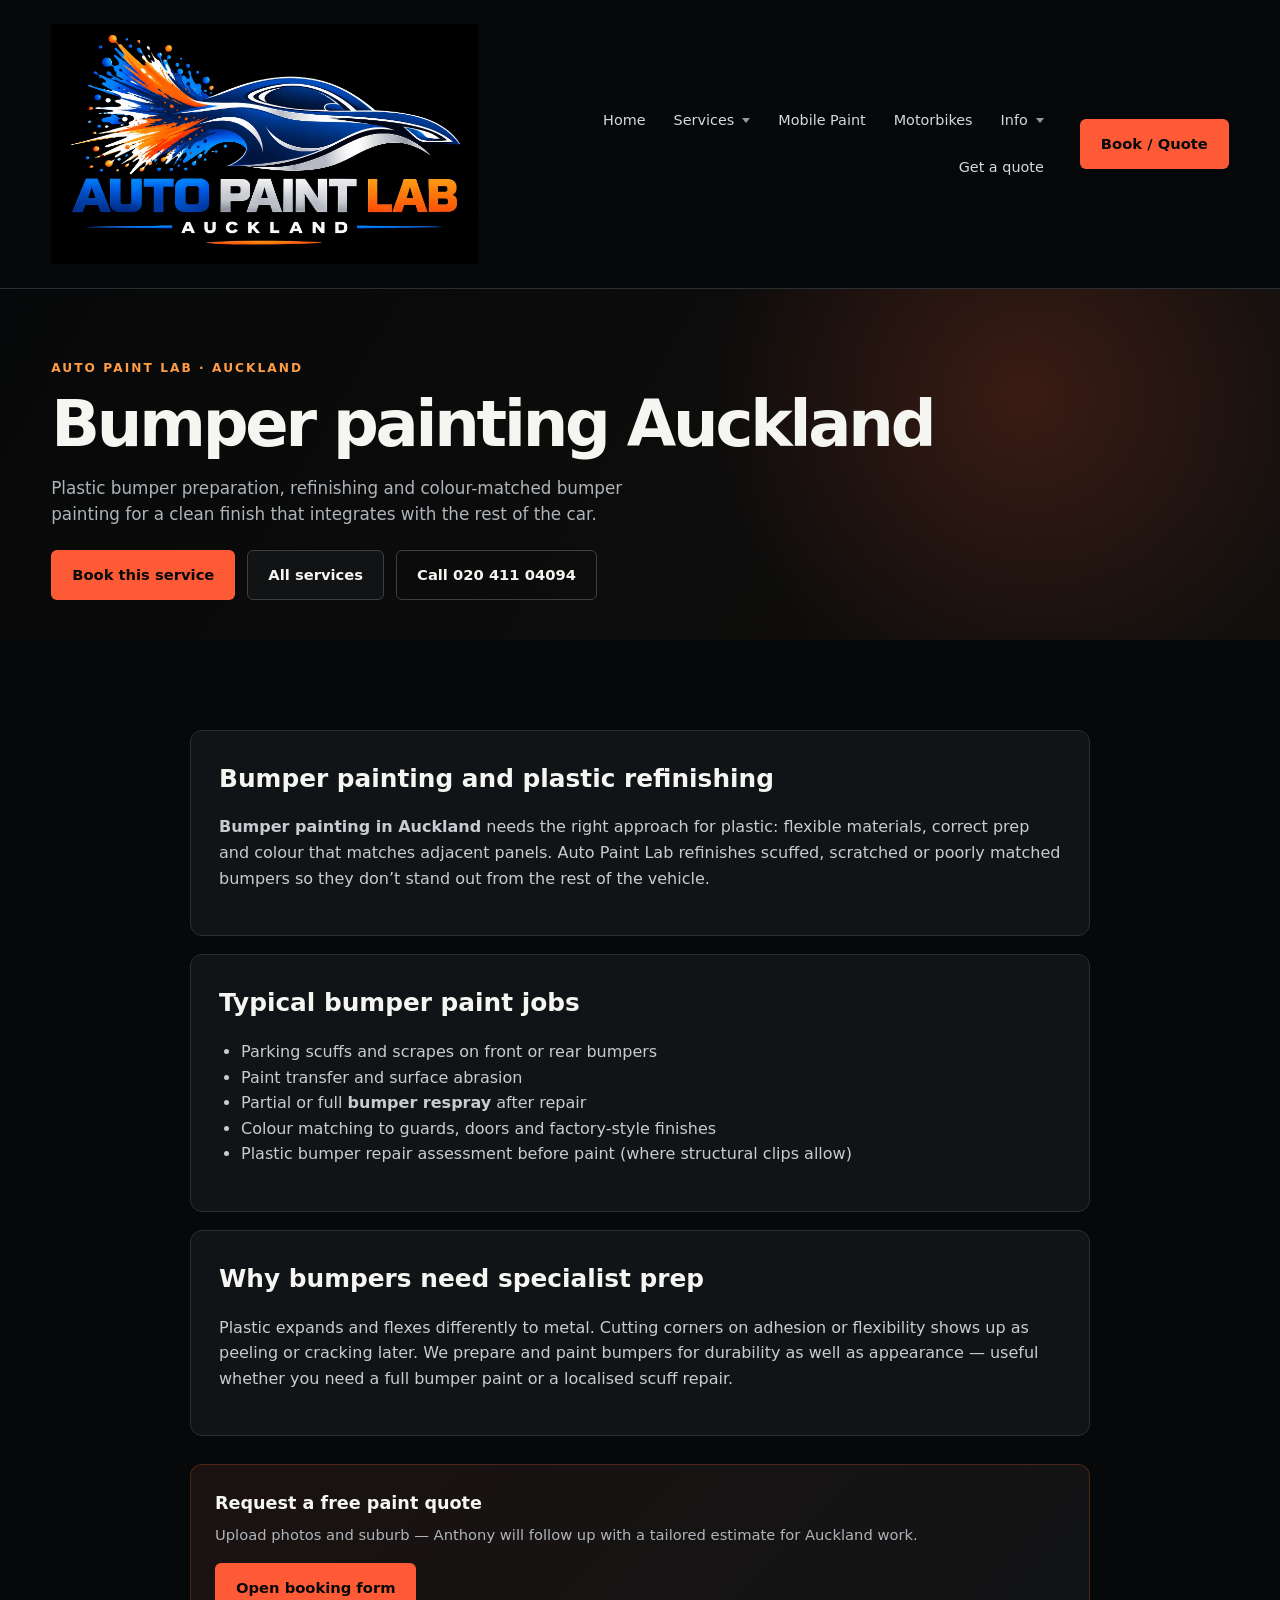
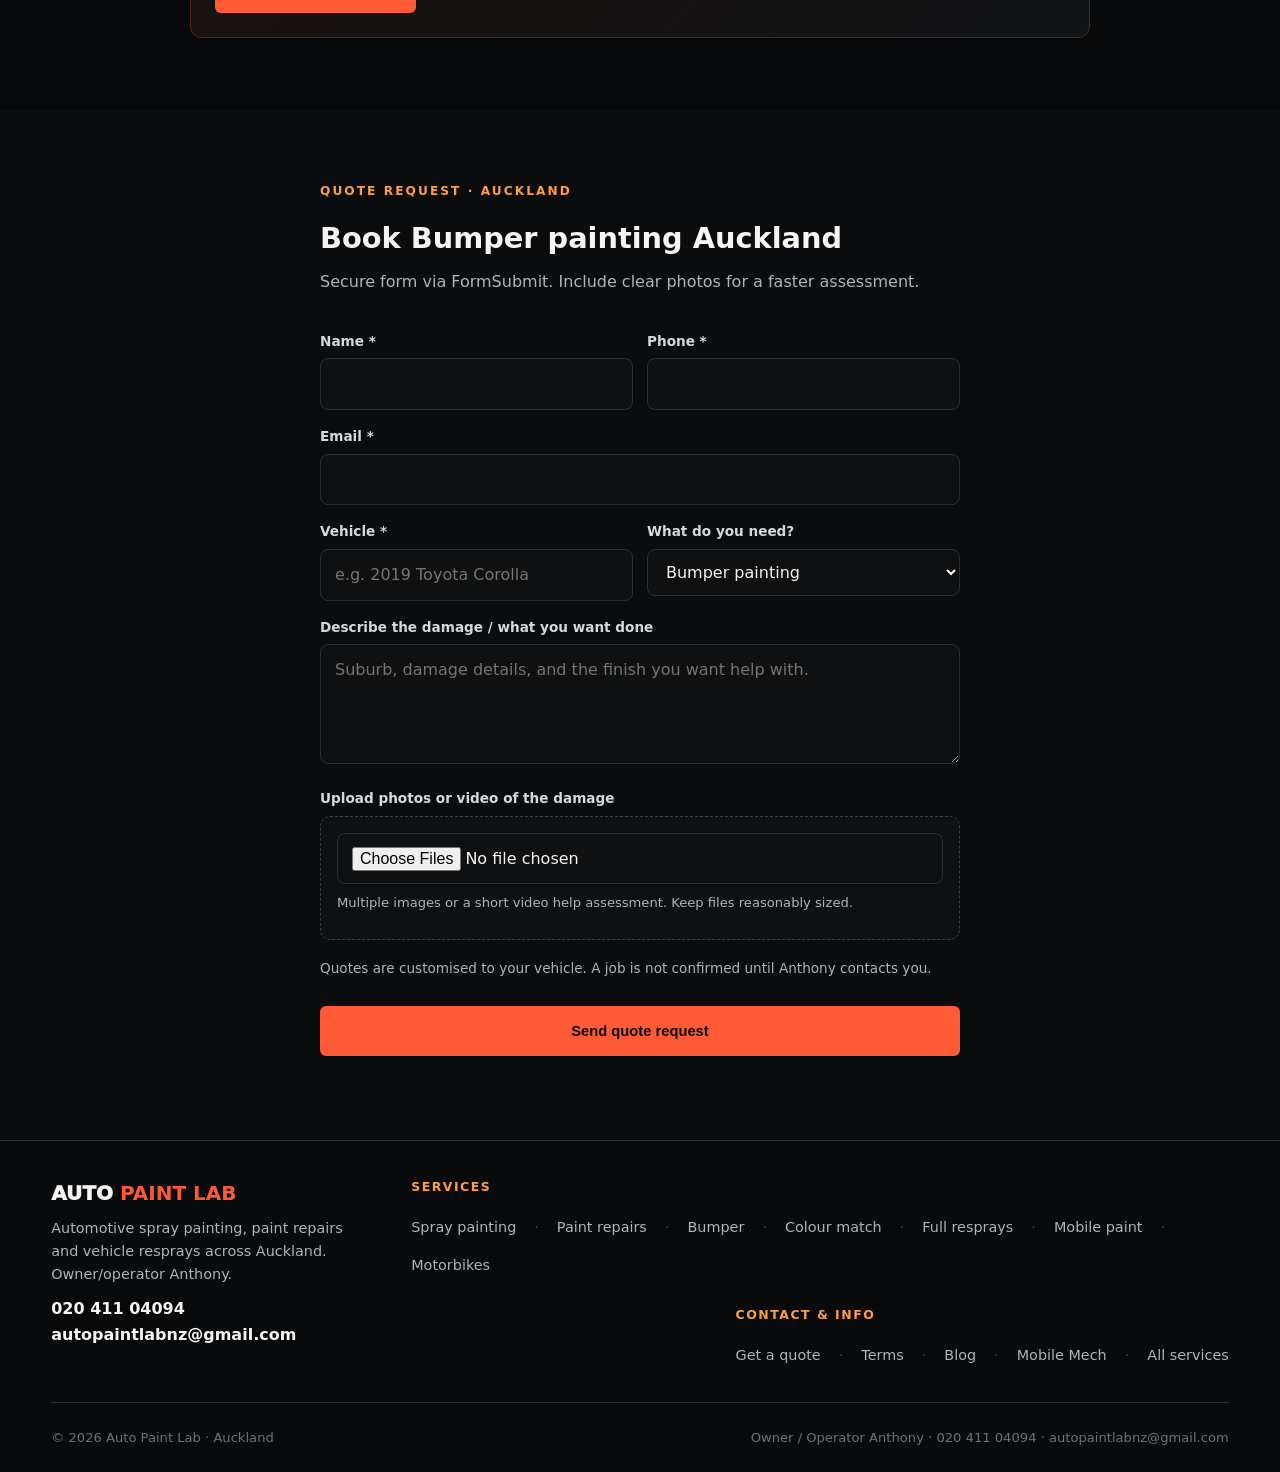
<file: bumper-painting.html>
<!doctype html>
<html lang="en-NZ">
<head>
<meta charset="utf-8">
<meta name="viewport" content="width=device-width,initial-scale=1">
<title>Bumper Painting Auckland | Scratch & Scuff Repair | Auto Paint Lab</title>
<meta name="description" content="Bumper painting in Auckland for scratched, scuffed or faded plastic bumpers. Colour-matched refinishing so the repair blends with the rest of the car.">
<meta name="keywords" content="bumper painting Auckland, bumper respray, plastic bumper repair, bumper scratch repair, car bumper paint Auckland">
<meta name="robots" content="index,follow,max-image-preview:large">
<meta name="author" content="Auto Paint Lab">
<meta name="theme-color" content="#08090a">
<link rel="canonical" href="https://autopaintlab.co.nz/bumper-painting.html">
<meta property="og:title" content="Bumper Painting Auckland | Scratch & Scuff Repair | Auto Paint Lab">
<meta property="og:description" content="Colour-matched bumper painting and plastic refinishing in Auckland for scratches, scuffs and faded finish.">
<meta property="og:type" content="website">
<meta property="og:url" content="https://autopaintlab.co.nz/bumper-painting.html">
<meta property="og:site_name" content="Auto Paint Lab">
<meta property="og:image" content="https://autopaintlab.co.nz/og.jpg">
<meta property="og:image:alt" content="Auto Paint Lab Auckland automotive paint and refinishing">
<meta property="og:image:width" content="1200">
<meta property="og:image:height" content="630">
<meta property="og:locale" content="en_NZ">
<style>
:root{
  --bg:#070809;--card:#111417;--card2:#171b1f;--text:#f5f5f2;--muted:#aeb4ba;
  --line:#2a2f34;--accent:#ff5a36;--accent2:#ff9d46;--max:1180px;
  --header-h:auto;
}
*{box-sizing:border-box}
html{scroll-behavior:smooth}
body{margin:0;background:var(--bg);color:var(--text);font-family:Inter,system-ui,Arial,sans-serif;line-height:1.6}
a{color:inherit;text-decoration:none}
.wrap{width:min(92%,var(--max));margin:auto}
img{max-width:100%;height:auto;display:block}

/* ===== HEADER — logo ~3x larger ===== */
header{
  position:sticky;top:0;z-index:100;
  background:rgba(7,8,9,.95);backdrop-filter:blur(16px);
  border-bottom:1px solid var(--line);
}
.nav{
  min-height:220px;
  display:flex;align-items:center;justify-content:space-between;
  gap:16px;padding:24px 0;
}







.links{
  display:flex;align-items:center;gap:4px;
  font-size:.9rem;color:#d6d9dc;flex-wrap:wrap;justify-content:flex-end;
}
.links > a, .drop > button{
  display:inline-flex;align-items:center;gap:6px;
  padding:10px 12px;border-radius:6px;
  font:inherit;color:inherit;background:transparent;border:0;cursor:pointer;
  white-space:nowrap;
}
.links > a:hover, .drop > button:hover{color:var(--accent);background:rgba(255,255,255,.04)}
.drop{position:relative}
.drop > button::after{
  content:"";width:0;height:0;
  border-left:4px solid transparent;border-right:4px solid transparent;
  border-top:5px solid currentColor;opacity:.7;margin-left:2px;
}
.drop-menu{
  display:none;position:absolute;top:calc(100% + 4px);left:0;min-width:240px;
  background:#121518;border:1px solid var(--line);border-radius:10px;
  padding:8px;box-shadow:0 16px 40px rgba(0,0,0,.45);z-index:50;
}
.drop:hover .drop-menu, .drop:focus-within .drop-menu{display:block}
.drop-menu a{
  display:block;padding:10px 14px;border-radius:6px;font-size:.9rem;color:#d6d9dc;
}
.drop-menu a:hover{background:rgba(255,90,54,.12);color:var(--accent)}

.nav-cta{flex-shrink:0;margin-left:8px}
.btn{
  display:inline-flex;align-items:center;justify-content:center;gap:8px;
  padding:12px 20px;border-radius:6px;font-weight:850;border:1px solid transparent;
  cursor:pointer;font-size:.92rem;transition:transform .2s,box-shadow .2s,filter .2s;
}
.btn.primary{background:var(--accent);color:#080909}
.btn.primary:hover{transform:translateY(-2px);box-shadow:0 12px 28px rgba(255,90,54,.28);filter:brightness(1.05)}
.btn.secondary{border-color:#3a4045;background:#111315;color:var(--text)}
.btn.secondary:hover{border-color:var(--accent);color:var(--accent)}
.btn.ghost{border-color:#3a4045;background:transparent}

.nav-toggle{
  display:none;width:48px;height:48px;border-radius:8px;
  border:1px solid var(--line);background:#121518;color:var(--text);
  align-items:center;justify-content:center;cursor:pointer;font-size:1.3rem;
}
.mobile-panel{
  display:none;border-top:1px solid var(--line);padding:12px 0 18px;
  background:rgba(7,8,9,.98);
}
.mobile-panel.open{display:block}
.mobile-panel a, .mobile-panel .m-label{
  display:block;padding:12px 4px;border-bottom:1px solid rgba(42,47,52,.6);
  color:#d6d9dc;font-size:.95rem;
}
.mobile-panel .m-label{font-size:.72rem;letter-spacing:.14em;text-transform:uppercase;color:var(--accent2);font-weight:800;border:0;padding-top:16px}
.mobile-panel a:hover{color:var(--accent)}

@media(max-width:1100px){
  
  
  
  :root{--header-h:160px}
}
@media(max-width:960px){
  .links, .nav-cta{display:none}
  .nav-toggle{display:inline-flex}
  
  
  
  :root{--header-h:120px}
}

/* ===== HERO with car background ===== */
.eyebrow{text-transform:uppercase;letter-spacing:.17em;font-size:.76rem;font-weight:900;color:var(--accent2);margin-bottom:14px}
.hero{
  min-height:680px;display:flex;align-items:center;position:relative;overflow:hidden;
  background:
    linear-gradient(105deg, rgba(7,8,9,0.92) 0%, rgba(7,8,9,0.72) 42%, rgba(7,8,9,0.35) 100%),
    url('assets/images/hero-car.jpg');
  background-size:cover;
  background-position:center 40%;
  background-repeat:no-repeat;
}
.hero-in{position:relative;z-index:1;max-width:720px;padding:90px 0}
.hero h1{font-size:clamp(2.8rem,7vw,5.4rem);line-height:.94;letter-spacing:-.06em;margin:0 0 24px}
.hero h1 span{color:var(--accent)}
.hero p{max-width:580px;color:#d0d5d9;font-size:1.12rem;margin:0 0 32px}
.actions{display:flex;gap:12px;flex-wrap:wrap}

.strip{background:#101214;border-top:1px solid var(--line);border-bottom:1px solid var(--line);padding:18px 0}
.strip .wrap{display:flex;flex-wrap:wrap;gap:18px 28px;align-items:center;justify-content:space-between;font-size:.92rem;color:var(--muted)}
.strip strong{color:var(--text)}

section{padding:72px 0}
.intro{max-width:720px;margin-bottom:36px}
.intro h2{font-size:clamp(2rem,4vw,3rem);letter-spacing:-.04em;margin:0 0 14px;line-height:1.05}
.intro p{color:var(--muted);margin:0;font-size:1.05rem}

.grid{display:grid;gap:18px}
.grid-3{grid-template-columns:repeat(auto-fit,minmax(260px,1fr))}
.grid-2{grid-template-columns:repeat(auto-fit,minmax(300px,1fr))}

.card{
  background:var(--card);border:1px solid var(--line);border-radius:12px;
  padding:26px 24px;transition:transform .2s,border-color .2s,box-shadow .2s;
  display:flex;flex-direction:column;height:100%;
}
.card:hover{transform:translateY(-4px);border-color:rgba(255,90,54,.35);box-shadow:0 16px 36px rgba(0,0,0,.25)}
.card .icon{
  width:52px;height:52px;border-radius:12px;margin-bottom:16px;
  display:flex;align-items:center;justify-content:center;
  background:rgba(255,90,54,.12);border:1px solid rgba(255,90,54,.28);
  color:var(--accent);
}
.card .icon svg{width:28px;height:28px}
.card h3{margin:0 0 10px;font-size:1.22rem;letter-spacing:-.02em}
.card p{color:var(--muted);margin:0 0 18px;flex:1;font-size:.95rem}
.card a.more{color:var(--accent);font-weight:800;font-size:.9rem;margin-top:auto}
.card a.more:hover{color:var(--accent2)}

.dark{background:#0b0c0e}
.quote{background:linear-gradient(120deg,#12100e,#0c0d0f);border-top:1px solid var(--line);border-bottom:1px solid var(--line)}
.quotein{display:flex;align-items:center;justify-content:space-between;gap:24px;flex-wrap:wrap}
.quotein h2{margin:0 0 8px;font-size:clamp(1.8rem,3.5vw,2.6rem);letter-spacing:-.03em}
.quotein p{margin:0;color:var(--muted);max-width:520px}

.areas{display:flex;flex-wrap:wrap;gap:10px}
.area{
  background:var(--card2);border:1px solid var(--line);padding:8px 14px;
  border-radius:999px;font-size:.85rem;color:#c8cdd1;
}

/* ===== ESTIMATE ===== */
.estimate-section{background:#0b0d0f}
.estimate-box{border:1px solid var(--line);background:#111417;padding:28px;border-radius:12px;box-shadow:0 25px 70px rgba(0,0,0,.25)}
.estimate-grid{display:grid;grid-template-columns:1.15fr .85fr;gap:24px}
.estimate-form{display:grid;gap:16px}
.estimate-form label{display:grid;gap:7px;font-weight:800;font-size:.9rem}
.estimate-form select,.estimate-form input[type=file]{
  width:100%;background:#090b0c;color:#f5f5f2;border:1px solid #363c41;border-radius:6px;padding:13px;font:inherit
}
.estimate-form input[type=file]{padding:10px}
.estimate-form .pickup{display:flex;align-items:center;gap:10px;font-weight:700;font-size:.92rem}
.estimate-form .pickup input{width:auto}
.estimate-result{
  border:1px solid #493027;background:linear-gradient(145deg,#171211,#0b0d0f);
  padding:28px;display:flex;flex-direction:column;justify-content:center;min-height:280px;border-radius:10px
}
.result-label{font-size:.75rem;letter-spacing:.16em;color:var(--accent2);font-weight:900}
.result-price{font-size:clamp(2.4rem,5vw,4.2rem);line-height:1;font-weight:950;letter-spacing:-.06em;margin:14px 0}
.estimate-result p{color:var(--muted);margin:0 0 20px}
.photo-preview{display:flex;gap:8px;flex-wrap:wrap}
.photo-preview img{width:72px;height:72px;object-fit:cover;border:1px solid var(--line);border-radius:4px}
.estimate-note{margin-top:18px;color:#9ea5aa;font-size:.82rem}
.estimate-note strong{color:#d9dde0}
@media(max-width:800px){
  .estimate-grid{grid-template-columns:1fr}
  .estimate-result{min-height:200px}
}

/* ===== FOOTER horizontal ===== */
footer{border-top:1px solid var(--line);padding:36px 0 0;background:#090a0b}
.foot{
  display:flex;flex-wrap:wrap;align-items:flex-start;justify-content:space-between;
  gap:28px 40px;padding-bottom:28px;
}
.foot-brand{flex:1 1 220px;max-width:320px}
.foot-brand .logo{font-weight:950;font-size:1.25rem;margin-bottom:8px}
.foot-brand .logo b{color:var(--accent)}
.foot-brand p{color:var(--muted);margin:0 0 10px;font-size:.9rem}
.foot-cols{
  display:flex;flex-wrap:wrap;gap:28px 48px;flex:2 1 480px;justify-content:flex-end;
}
.foot-col h3{margin:0 0 12px;font-size:.78rem;letter-spacing:.12em;text-transform:uppercase;color:var(--accent2)}
.foot-col a,.foot-col span{display:block;color:var(--muted);margin:7px 0;font-size:.9rem}
.foot-col a:hover{color:var(--accent)}
.foot-links-row{
  display:flex;flex-wrap:wrap;gap:8px 18px;align-items:center;
}
.foot-links-row a{display:inline;margin:0;color:var(--muted);font-size:.9rem}
.foot-links-row a:hover{color:var(--accent)}
.foot-links-row .sep{color:#3a4045}
.copy{border-top:1px solid var(--line);padding:24px 0;color:#6b7278;font-size:.82rem;display:flex;flex-wrap:wrap;gap:8px 20px;justify-content:space-between}

/* Forms (booking pages) */
.form-wrap{max-width:640px}
.form label{display:block;font-size:.85rem;font-weight:700;margin:16px 0 6px;color:#d5d9dc}
.form input,.form select,.form textarea{
  width:100%;padding:12px 14px;border-radius:8px;border:1px solid var(--line);
  background:#0e1012;color:var(--text);font:inherit;
}
.form input:focus,.form select:focus,.form textarea:focus{
  outline:none;border-color:var(--accent);box-shadow:0 0 0 3px rgba(255,90,54,.15);
}
.form textarea{min-height:120px;resize:vertical}
.form .row{display:grid;grid-template-columns:1fr 1fr;gap:14px}
@media(max-width:560px){.form .row{grid-template-columns:1fr}}
.form .upload{border:1px dashed #3a4045;border-radius:10px;padding:16px;background:#0e1012}
.form .hint{font-size:.82rem;color:var(--muted);margin-top:8px}
.form .caption{font-size:.85rem;color:var(--muted);margin:18px 0}
.form .btn{width:100%;margin-top:8px;padding:16px}
.form .status{margin-top:12px;font-size:.9rem;color:var(--accent2)}
.preview{display:flex;flex-wrap:wrap;gap:8px;margin-top:10px}
.preview img{width:72px;height:72px;object-fit:cover;border-radius:6px;border:1px solid var(--line)}

.page-hero{padding:70px 0 40px;background:radial-gradient(circle at 80% 30%,rgba(255,90,54,.18),transparent 30%),linear-gradient(120deg,#070809,#12100e)}
.page-hero h1{font-size:clamp(2.4rem,5vw,4rem);letter-spacing:-.05em;margin:12px 0;line-height:1.02}
.page-hero p{color:var(--muted);max-width:640px;font-size:1.05rem}
.content-card{background:var(--card);border:1px solid var(--line);border-radius:12px;padding:28px;margin:18px 0}
.content-card h2{margin:0 0 12px;font-size:1.55rem}
.content-card p,.content-card li{color:#c7ccd0}
.content-card ul{padding-left:22px}
.service-cta{
  margin-top:28px;padding:24px;border-radius:12px;
  background:linear-gradient(135deg,#1a1210,#121416);border:1px solid rgba(255,90,54,.25);
  display:flex;flex-wrap:wrap;gap:16px;align-items:center;justify-content:space-between;
}

@media(max-width:800px){
  .hero{min-height:auto;background-position:70% center}
  .hero-in{padding:56px 0}
  .foot-cols{justify-content:flex-start}
}

.top-promo{
  background:linear-gradient(90deg,#1a100e,#121416 40%,#1a100e);
  border-bottom:1px solid rgba(255,90,54,.35);
  text-align:center;
}
.top-promo a{
  display:block;padding:14px 16px;
  font-weight:850;font-size:clamp(.95rem,2.2vw,1.15rem);
  letter-spacing:.02em;color:#fff;
  transition:background .2s,color .2s;
}
.top-promo a:hover{background:rgba(255,90,54,.15);color:var(--accent2)}
.top-promo a span{color:var(--accent);font-weight:900}








@media(max-width:1100px){
  
  
}
@media(max-width:960px){
  
  
  
}
@media(max-width:400px){
  
}


/* Brand — mark + wordmark, dark-header friendly */
.brand{
  display:flex;align-items:center;gap:12px;flex-shrink:0;
  text-decoration:none;color:inherit;min-width:0;
}
.brand-logo{height:240px;width:auto;max-width:480px;
  object-fit:contain;object-position:left center;
  border:none;border-radius:0;box-shadow:none;
  background:transparent;padding:0;display:block;flex-shrink:0;
}
.brand-text{
  display:flex;flex-direction:column;justify-content:center;
  line-height:1.08;gap:3px;min-width:0;
}
.brand-name{
  font-weight:900;letter-spacing:-.035em;font-size:1.28rem;
  text-transform:uppercase;color:#f3f4f2;white-space:nowrap;
}
.brand-name b{color:var(--accent);font-weight:900}
.brand-tag{
  font-size:.65rem;font-weight:700;letter-spacing:.13em;
  text-transform:uppercase;color:#8b9399;white-space:nowrap;
}
@media(max-width:1100px){
  .brand-logo{height:220px;max-width:440px}
  .brand-name{font-size:1.15rem}
}
@media(max-width:960px){
  .brand-logo{height:192px;max-width:380px}
  .brand-name{font-size:1.05rem}
  .brand-tag{font-size:.58rem;letter-spacing:.1em}
}
@media(max-width:380px){
  .brand-tag{display:none}
  .brand-name{font-size:.95rem}
}

</style>
<meta name="twitter:card" content="summary_large_image">
<meta name="twitter:title" content="Bumper Painting Auckland | Scratch & Scuff Repair | Auto Paint Lab">
<meta name="twitter:description" content="Colour-matched bumper painting and plastic refinishing in Auckland for scratches, scuffs and faded finish.">
<meta name="twitter:image" content="https://autopaintlab.co.nz/og.jpg">
<script type="application/ld+json">
{
  "@context": "https://schema.org",
  "@type": "Organization",
  "name": "Auto Paint Lab",
  "url": "https://autopaintlab.co.nz/",
  "logo": "https://autopaintlab.co.nz/assets/images/auto-paint-lab-logo-clean.webp",
  "telephone": "+642041104094",
  "description": "Independent automotive paint and refinishing service operating across Auckland, New Zealand.",
  "areaServed": {"@type": "City", "name": "Auckland", "sameAs": "https://www.wikidata.org/wiki/Q37100"}
}
</script>
<script type="application/ld+json">
{
  "@context": "https://schema.org",
  "@type": "WebSite",
  "name": "Auto Paint Lab",
  "url": "https://autopaintlab.co.nz/"
}
</script>
</head>
<body>
<header>
  <div class="wrap nav">
    <a class="brand" href="index.html" aria-label="Auto Paint Lab home">
      <img class="brand-logo" src="assets/images/auto-paint-lab-logo-clean.webp" alt="Auto Paint Lab Auckland logo" width="480" height="280">
    </a>
    <nav class="links" aria-label="Main">
      <a href="index.html">Home</a>
      <div class="drop">
        <button type="button" aria-haspopup="true">Services</button>
        <div class="drop-menu" role="menu">
          <a href="services.html">All services</a>
          <a href="spray-painting.html">Car spray painting</a>
          <a href="scratch-repairs.html">Scratch &amp; scuff repairs</a>
          <a href="bumper-painting.html">Bumper painting</a>
          <a href="colour-matching.html">Colour matching</a>
          <a href="panel-refinishing.html">Panel refinishing</a>
          <a href="full-respray.html">Full vehicle resprays</a>
          <a href="mobile-paint.html">Mobile paint</a>
          <a href="motorbike-resprays.html">Motorbike resprays</a>
        </div>
      </div>
      <a href="mobile-paint.html">Mobile Paint</a>
      <a href="motorbike-resprays.html">Motorbikes</a>
      <div class="drop">
        <button type="button" aria-haspopup="true">Info</button>
        <div class="drop-menu" role="menu">
          <a href="blog.html">Blog</a>
          <a href="mobile-mech.html">Mobile Mech partner</a>
          <a href="terms.html">Terms &amp; conditions</a>
          <a href="index.html#areas">Auckland areas</a>
        </div>
      </div>
      <a href="booking.html">Get a quote</a>
    </nav>
    <a class="btn primary nav-cta" href="booking.html">Book / Quote</a>
    <button class="nav-toggle" type="button" aria-label="Open menu" id="navToggle">☰</button>
  </div>
  <div class="mobile-panel wrap" id="mobilePanel">
    <a href="index.html">Home</a>
    <div class="m-label">Services</div>
    <a href="services.html">All services</a>
    <a href="spray-painting.html">Car spray painting</a>
    <a href="scratch-repairs.html">Scratch &amp; scuff repairs</a>
    <a href="bumper-painting.html">Bumper painting</a>
    <a href="colour-matching.html">Colour matching</a>
    <a href="panel-refinishing.html">Panel refinishing</a>
    <a href="full-respray.html">Full vehicle resprays</a>
    <a href="mobile-paint.html">Mobile paint</a>
    <a href="motorbike-resprays.html">Motorbike resprays</a>
    <div class="m-label">Info</div>
    <a href="blog.html">Blog</a>
    <a href="mobile-mech.html">Mobile Mech partner</a>
    <a href="terms.html">Terms &amp; conditions</a>
    <a href="booking.html">Get a quote</a>
    <a href="booking.html" class="btn primary" style="margin-top:14px;text-align:center">Book / Quote</a>
  </div>
</header>

<main>
  <section class="page-hero">
    <div class="wrap">
      <div class="eyebrow">Auto Paint Lab · Auckland</div>
      <h1>Bumper painting Auckland</h1>
      <p>Plastic bumper preparation, refinishing and colour-matched bumper painting for a clean finish that integrates with the rest of the car.</p>
      <div class="actions" style="margin-top:22px">
        <a class="btn primary" href="#book">Book this service</a>
        <a class="btn secondary" href="services.html">All services</a>
        <a class="btn ghost" href="tel:+642041104094">Call 020 411 04094</a>
      </div>
    </div>
  </section>
  <section>
    <div class="wrap" style="max-width:900px">
      
<div class="content-card">
<h2>Bumper painting and plastic refinishing</h2>
<p><strong>Bumper painting in Auckland</strong> needs the right approach for plastic: flexible materials, correct prep and colour that matches adjacent panels. Auto Paint Lab refinishes scuffed, scratched or poorly matched bumpers so they don’t stand out from the rest of the vehicle.</p>
</div>
<div class="content-card">
<h2>Typical bumper paint jobs</h2>
<ul>
<li>Parking scuffs and scrapes on front or rear bumpers</li>
<li>Paint transfer and surface abrasion</li>
<li>Partial or full <strong>bumper respray</strong> after repair</li>
<li>Colour matching to guards, doors and factory-style finishes</li>
<li>Plastic bumper repair assessment before paint (where structural clips allow)</li>
</ul>
</div>
<div class="content-card">
<h2>Why bumpers need specialist prep</h2>
<p>Plastic expands and flexes differently to metal. Cutting corners on adhesion or flexibility shows up as peeling or cracking later. We prepare and paint bumpers for durability as well as appearance — useful whether you need a full bumper paint or a localised scuff repair.</p>
</div>

      <div class="service-cta">
        <div>
          <strong style="font-size:1.1rem">Request a free paint quote</strong>
          <p style="margin:6px 0 0;color:var(--muted);font-size:.92rem">Upload photos and suburb — Anthony will follow up with a tailored estimate for Auckland work.</p>
        </div>
        <a class="btn primary" href="#book">Open booking form</a>
      </div>
    </div>
  </section>
  <section id="book" class="dark">
    <div class="wrap form-wrap">
      <div class="eyebrow">Quote request · Auckland</div>
      <h2 style="margin:0 0 8px;font-size:1.8rem">Book Bumper painting Auckland</h2>
      <p style="color:var(--muted);margin:0 0 20px">Secure form via FormSubmit. Include clear photos for a faster assessment.</p>
      
<form class="form" id="quoteForm" action="https://formsubmit.co/autopaintlabnz@gmail.com" method="POST" enctype="multipart/form-data">
  <input type="hidden" name="_subject" value="New Auto Paint Lab Quote Request — Bumper painting">
  <input type="hidden" name="_captcha" value="false">
  <input type="hidden" name="_template" value="table">
  <input type="hidden" name="_next" value="https://autopaintlab.co.nz/booking.html?sent=1">
  <div class="row">
    <div><label for="name">Name *</label><input id="name" name="name" required autocomplete="name"></div>
    <div><label for="phone">Phone *</label><input id="phone" name="phone" required autocomplete="tel"></div>
  </div>
  <label for="email">Email *</label>
  <input id="email" type="email" name="email" required autocomplete="email">
  <div class="row">
    <div><label for="vehicle">Vehicle *</label><input id="vehicle" name="vehicle" placeholder="e.g. 2019 Toyota Corolla" required></div>
    <div>
      <label for="service">What do you need?</label>
      <select id="service" name="service"><option>Paint repair</option><option>Scratch / scuff repair</option><option selected>Bumper painting</option><option>Panel refinishing</option><option>Colour matching</option><option>Full respray</option><option>Mobile paint touch-up</option><option>Motorbike respray</option><option>Not sure — please assess</option></select>
    </div>
  </div>
  <label for="damage">Describe the damage / what you want done</label>
  <textarea id="damage" name="damage" placeholder="Suburb, damage details, and the finish you want help with."></textarea>
  <label for="files">Upload photos or video of the damage</label>
  <div class="upload">
    <input id="files" type="file" name="attachment" accept="image/*,video/*" multiple>
    <div class="hint">Multiple images or a short video help assessment. Keep files reasonably sized.</div>
    <div class="preview" id="preview"></div>
  </div>
  <p class="caption">Quotes are customised to your vehicle. A job is not confirmed until Anthony contacts you.</p>
  <button class="btn primary" type="submit">Send quote request</button>
  <div class="status" id="status"></div>
</form>
<script>
(function(){
  var input=document.getElementById('files'), prev=document.getElementById('preview'), form=document.getElementById('quoteForm'), status=document.getElementById('status');
  if(input&&prev){ input.addEventListener('change',function(){ prev.innerHTML=''; Array.from(input.files||[]).slice(0,8).forEach(function(f){ if(!f.type.startsWith('image/')) return; var img=document.createElement('img'); img.src=URL.createObjectURL(f); img.alt=f.name; prev.appendChild(img); }); }); }
  if(form){ form.addEventListener('submit',function(){ if(status) status.textContent='Sending… please wait.'; }); }
  if(new URLSearchParams(location.search).get('sent')==='1' && status){ status.textContent='Thanks — your request was sent. Anthony will be in touch shortly.'; status.style.color='#6ddf8c'; }
})();
</script>

    </div>
  </section>
</main>

<footer>
  <div class="wrap foot">
    <div class="foot-brand">
      <div class="logo">AUTO <b>PAINT LAB</b></div>
      <p>Automotive spray painting, paint repairs and vehicle resprays across Auckland. Owner/operator Anthony.</p>
      <a href="tel:+642041104094" style="color:var(--text);font-weight:800">020 411 04094</a><br>
      <a href="mailto:autopaintlabnz@gmail.com" style="color:var(--text);font-weight:700">autopaintlabnz@gmail.com</a>
    </div>
    <div class="foot-cols">
      <div class="foot-col">
        <h3>Services</h3>
        <div class="foot-links-row">
          <a href="spray-painting.html">Spray painting</a><span class="sep">·</span>
          <a href="scratch-repairs.html">Paint repairs</a><span class="sep">·</span>
          <a href="bumper-painting.html">Bumper</a><span class="sep">·</span>
          <a href="colour-matching.html">Colour match</a><span class="sep">·</span>
          <a href="full-respray.html">Full resprays</a><span class="sep">·</span>
          <a href="mobile-paint.html">Mobile paint</a><span class="sep">·</span>
          <a href="motorbike-resprays.html">Motorbikes</a>
        </div>
      </div>
      <div class="foot-col">
        <h3>Contact &amp; info</h3>
        <div class="foot-links-row">
          <a href="booking.html">Get a quote</a><span class="sep">·</span>
          <a href="terms.html">Terms</a><span class="sep">·</span>
          <a href="blog.html">Blog</a><span class="sep">·</span>
          <a href="mobile-mech.html">Mobile Mech</a><span class="sep">·</span>
          <a href="services.html">All services</a>
        </div>
      </div>
    </div>
  </div>
  <div class="wrap copy">
    <span>© 2026 Auto Paint Lab · Auckland</span>
    <span>Owner / Operator Anthony · 020 411 04094 · autopaintlabnz@gmail.com</span>
  </div>
</footer>
<script>
(function(){
  var t=document.getElementById('navToggle'), p=document.getElementById('mobilePanel');
  if(t&&p){t.addEventListener('click',function(){p.classList.toggle('open');});}
})();
</script>
</body>
</html>
</file>
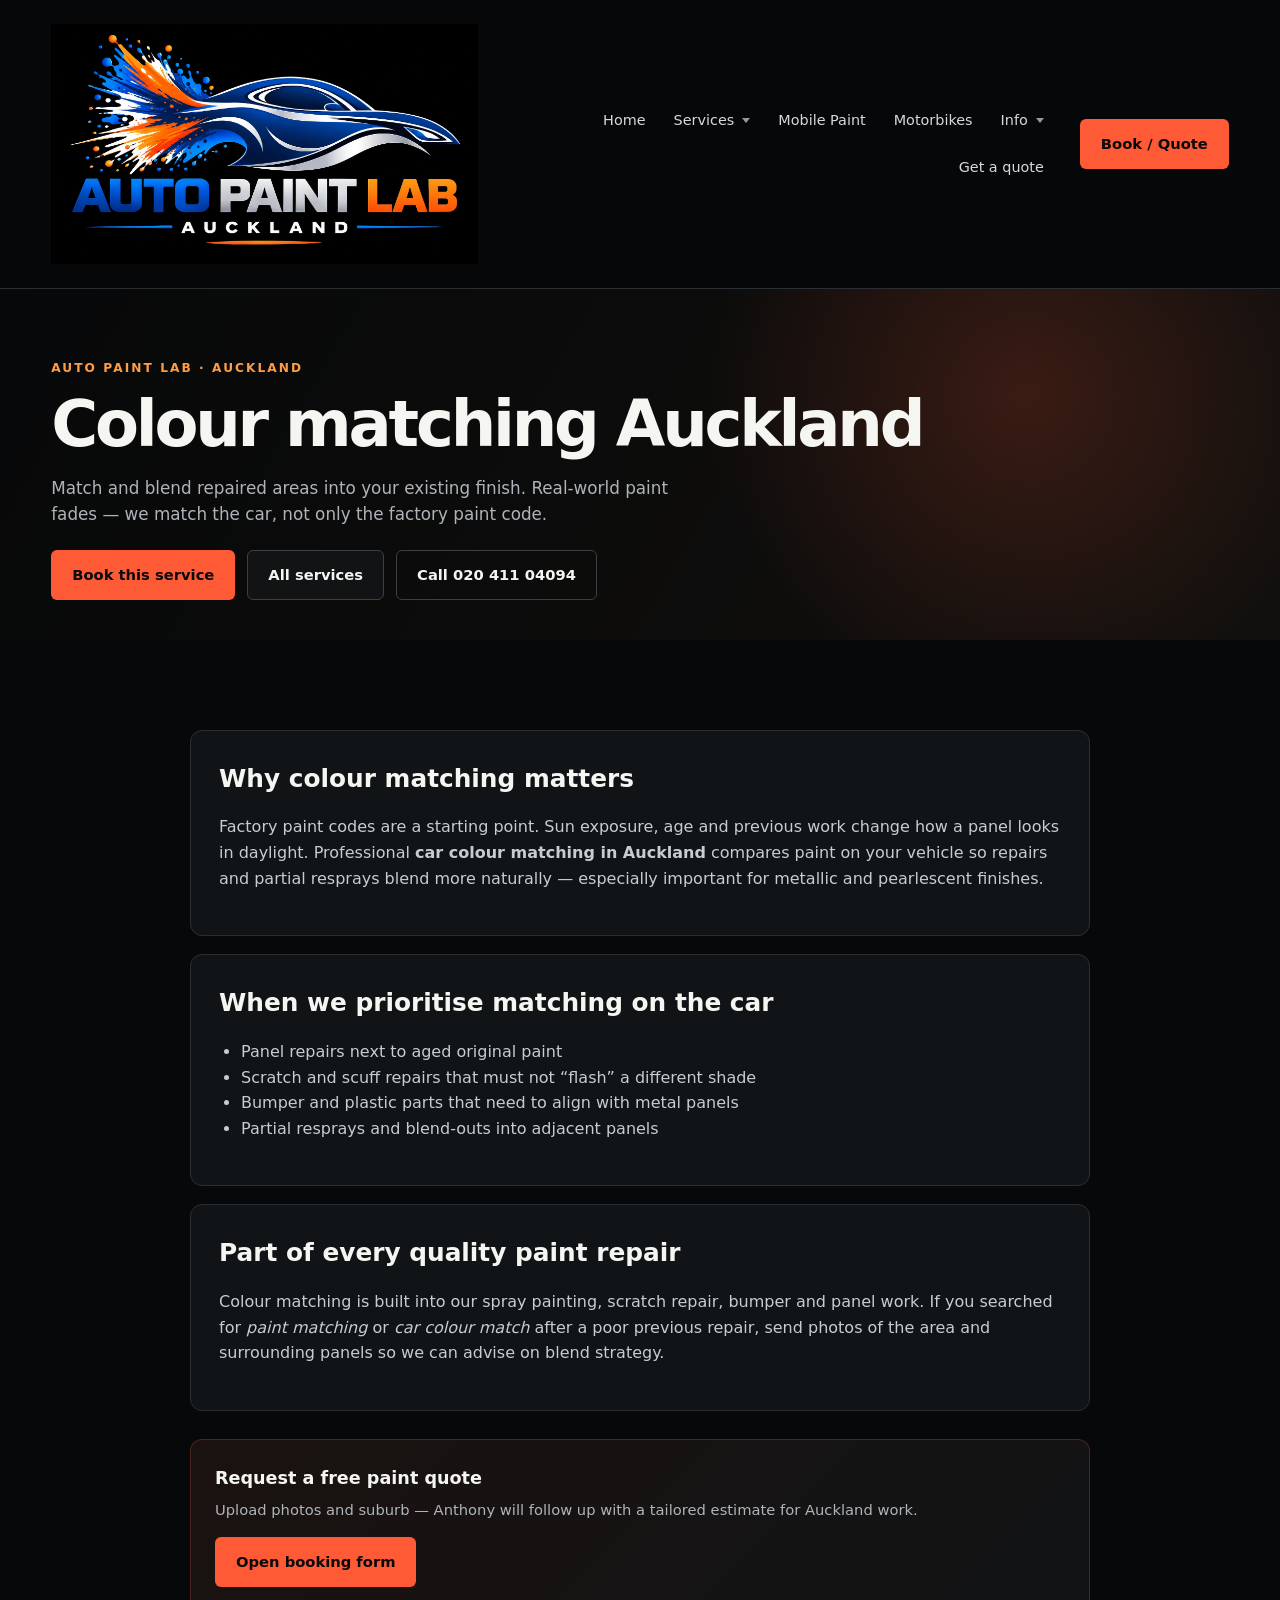
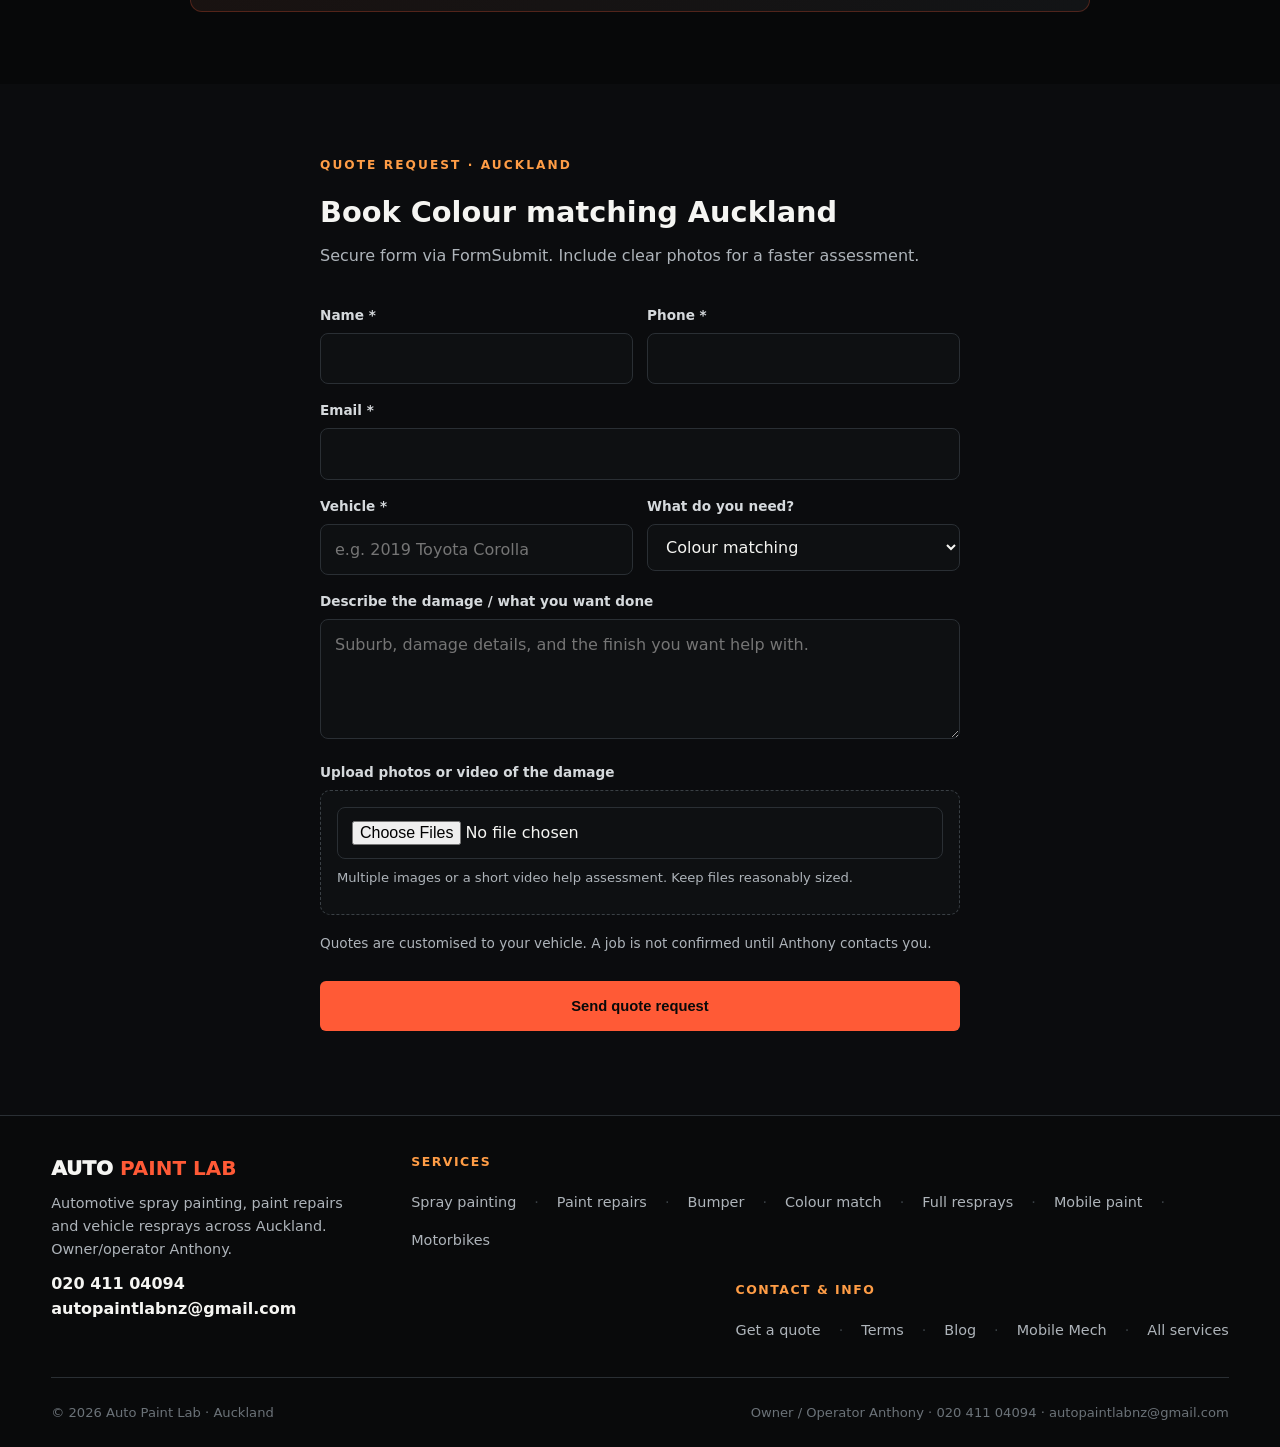
<file: colour-matching.html>
<!doctype html>
<html lang="en-NZ">
<head>
<meta charset="utf-8">
<meta name="viewport" content="width=device-width,initial-scale=1">
<title>Car Paint Colour Matching Auckland | Blend & Match | Auto Paint Lab</title>
<meta name="description" content="Automotive colour matching in Auckland — paint is matched and blended into surrounding panels so repairs look natural, not like a painted square.">
<meta name="keywords" content="car colour matching Auckland, paint colour match, automotive colour matching, paint blend Auckland, seamless paint repair">
<meta name="robots" content="index,follow,max-image-preview:large">
<meta name="author" content="Auto Paint Lab">
<meta name="theme-color" content="#08090a">
<link rel="canonical" href="https://autopaintlab.co.nz/colour-matching.html">
<meta property="og:title" content="Car Paint Colour Matching Auckland | Blend & Match | Auto Paint Lab">
<meta property="og:description" content="Professional car paint colour matching and blending in Auckland for seamless panel and bumper repairs.">
<meta property="og:type" content="website">
<meta property="og:url" content="https://autopaintlab.co.nz/colour-matching.html">
<meta property="og:site_name" content="Auto Paint Lab">
<meta property="og:image" content="https://autopaintlab.co.nz/og.jpg">
<meta property="og:image:alt" content="Auto Paint Lab Auckland automotive paint and refinishing">
<meta property="og:image:width" content="1200">
<meta property="og:image:height" content="630">
<meta property="og:locale" content="en_NZ">
<style>
:root{
  --bg:#070809;--card:#111417;--card2:#171b1f;--text:#f5f5f2;--muted:#aeb4ba;
  --line:#2a2f34;--accent:#ff5a36;--accent2:#ff9d46;--max:1180px;
  --header-h:auto;
}
*{box-sizing:border-box}
html{scroll-behavior:smooth}
body{margin:0;background:var(--bg);color:var(--text);font-family:Inter,system-ui,Arial,sans-serif;line-height:1.6}
a{color:inherit;text-decoration:none}
.wrap{width:min(92%,var(--max));margin:auto}
img{max-width:100%;height:auto;display:block}

/* ===== HEADER — logo ~3x larger ===== */
header{
  position:sticky;top:0;z-index:100;
  background:rgba(7,8,9,.95);backdrop-filter:blur(16px);
  border-bottom:1px solid var(--line);
}
.nav{
  min-height:220px;
  display:flex;align-items:center;justify-content:space-between;
  gap:16px;padding:24px 0;
}







.links{
  display:flex;align-items:center;gap:4px;
  font-size:.9rem;color:#d6d9dc;flex-wrap:wrap;justify-content:flex-end;
}
.links > a, .drop > button{
  display:inline-flex;align-items:center;gap:6px;
  padding:10px 12px;border-radius:6px;
  font:inherit;color:inherit;background:transparent;border:0;cursor:pointer;
  white-space:nowrap;
}
.links > a:hover, .drop > button:hover{color:var(--accent);background:rgba(255,255,255,.04)}
.drop{position:relative}
.drop > button::after{
  content:"";width:0;height:0;
  border-left:4px solid transparent;border-right:4px solid transparent;
  border-top:5px solid currentColor;opacity:.7;margin-left:2px;
}
.drop-menu{
  display:none;position:absolute;top:calc(100% + 4px);left:0;min-width:240px;
  background:#121518;border:1px solid var(--line);border-radius:10px;
  padding:8px;box-shadow:0 16px 40px rgba(0,0,0,.45);z-index:50;
}
.drop:hover .drop-menu, .drop:focus-within .drop-menu{display:block}
.drop-menu a{
  display:block;padding:10px 14px;border-radius:6px;font-size:.9rem;color:#d6d9dc;
}
.drop-menu a:hover{background:rgba(255,90,54,.12);color:var(--accent)}

.nav-cta{flex-shrink:0;margin-left:8px}
.btn{
  display:inline-flex;align-items:center;justify-content:center;gap:8px;
  padding:12px 20px;border-radius:6px;font-weight:850;border:1px solid transparent;
  cursor:pointer;font-size:.92rem;transition:transform .2s,box-shadow .2s,filter .2s;
}
.btn.primary{background:var(--accent);color:#080909}
.btn.primary:hover{transform:translateY(-2px);box-shadow:0 12px 28px rgba(255,90,54,.28);filter:brightness(1.05)}
.btn.secondary{border-color:#3a4045;background:#111315;color:var(--text)}
.btn.secondary:hover{border-color:var(--accent);color:var(--accent)}
.btn.ghost{border-color:#3a4045;background:transparent}

.nav-toggle{
  display:none;width:48px;height:48px;border-radius:8px;
  border:1px solid var(--line);background:#121518;color:var(--text);
  align-items:center;justify-content:center;cursor:pointer;font-size:1.3rem;
}
.mobile-panel{
  display:none;border-top:1px solid var(--line);padding:12px 0 18px;
  background:rgba(7,8,9,.98);
}
.mobile-panel.open{display:block}
.mobile-panel a, .mobile-panel .m-label{
  display:block;padding:12px 4px;border-bottom:1px solid rgba(42,47,52,.6);
  color:#d6d9dc;font-size:.95rem;
}
.mobile-panel .m-label{font-size:.72rem;letter-spacing:.14em;text-transform:uppercase;color:var(--accent2);font-weight:800;border:0;padding-top:16px}
.mobile-panel a:hover{color:var(--accent)}

@media(max-width:1100px){
  
  
  
  :root{--header-h:160px}
}
@media(max-width:960px){
  .links, .nav-cta{display:none}
  .nav-toggle{display:inline-flex}
  
  
  
  :root{--header-h:120px}
}

/* ===== HERO with car background ===== */
.eyebrow{text-transform:uppercase;letter-spacing:.17em;font-size:.76rem;font-weight:900;color:var(--accent2);margin-bottom:14px}
.hero{
  min-height:680px;display:flex;align-items:center;position:relative;overflow:hidden;
  background:
    linear-gradient(105deg, rgba(7,8,9,0.92) 0%, rgba(7,8,9,0.72) 42%, rgba(7,8,9,0.35) 100%),
    url('assets/images/hero-car.jpg');
  background-size:cover;
  background-position:center 40%;
  background-repeat:no-repeat;
}
.hero-in{position:relative;z-index:1;max-width:720px;padding:90px 0}
.hero h1{font-size:clamp(2.8rem,7vw,5.4rem);line-height:.94;letter-spacing:-.06em;margin:0 0 24px}
.hero h1 span{color:var(--accent)}
.hero p{max-width:580px;color:#d0d5d9;font-size:1.12rem;margin:0 0 32px}
.actions{display:flex;gap:12px;flex-wrap:wrap}

.strip{background:#101214;border-top:1px solid var(--line);border-bottom:1px solid var(--line);padding:18px 0}
.strip .wrap{display:flex;flex-wrap:wrap;gap:18px 28px;align-items:center;justify-content:space-between;font-size:.92rem;color:var(--muted)}
.strip strong{color:var(--text)}

section{padding:72px 0}
.intro{max-width:720px;margin-bottom:36px}
.intro h2{font-size:clamp(2rem,4vw,3rem);letter-spacing:-.04em;margin:0 0 14px;line-height:1.05}
.intro p{color:var(--muted);margin:0;font-size:1.05rem}

.grid{display:grid;gap:18px}
.grid-3{grid-template-columns:repeat(auto-fit,minmax(260px,1fr))}
.grid-2{grid-template-columns:repeat(auto-fit,minmax(300px,1fr))}

.card{
  background:var(--card);border:1px solid var(--line);border-radius:12px;
  padding:26px 24px;transition:transform .2s,border-color .2s,box-shadow .2s;
  display:flex;flex-direction:column;height:100%;
}
.card:hover{transform:translateY(-4px);border-color:rgba(255,90,54,.35);box-shadow:0 16px 36px rgba(0,0,0,.25)}
.card .icon{
  width:52px;height:52px;border-radius:12px;margin-bottom:16px;
  display:flex;align-items:center;justify-content:center;
  background:rgba(255,90,54,.12);border:1px solid rgba(255,90,54,.28);
  color:var(--accent);
}
.card .icon svg{width:28px;height:28px}
.card h3{margin:0 0 10px;font-size:1.22rem;letter-spacing:-.02em}
.card p{color:var(--muted);margin:0 0 18px;flex:1;font-size:.95rem}
.card a.more{color:var(--accent);font-weight:800;font-size:.9rem;margin-top:auto}
.card a.more:hover{color:var(--accent2)}

.dark{background:#0b0c0e}
.quote{background:linear-gradient(120deg,#12100e,#0c0d0f);border-top:1px solid var(--line);border-bottom:1px solid var(--line)}
.quotein{display:flex;align-items:center;justify-content:space-between;gap:24px;flex-wrap:wrap}
.quotein h2{margin:0 0 8px;font-size:clamp(1.8rem,3.5vw,2.6rem);letter-spacing:-.03em}
.quotein p{margin:0;color:var(--muted);max-width:520px}

.areas{display:flex;flex-wrap:wrap;gap:10px}
.area{
  background:var(--card2);border:1px solid var(--line);padding:8px 14px;
  border-radius:999px;font-size:.85rem;color:#c8cdd1;
}

/* ===== ESTIMATE ===== */
.estimate-section{background:#0b0d0f}
.estimate-box{border:1px solid var(--line);background:#111417;padding:28px;border-radius:12px;box-shadow:0 25px 70px rgba(0,0,0,.25)}
.estimate-grid{display:grid;grid-template-columns:1.15fr .85fr;gap:24px}
.estimate-form{display:grid;gap:16px}
.estimate-form label{display:grid;gap:7px;font-weight:800;font-size:.9rem}
.estimate-form select,.estimate-form input[type=file]{
  width:100%;background:#090b0c;color:#f5f5f2;border:1px solid #363c41;border-radius:6px;padding:13px;font:inherit
}
.estimate-form input[type=file]{padding:10px}
.estimate-form .pickup{display:flex;align-items:center;gap:10px;font-weight:700;font-size:.92rem}
.estimate-form .pickup input{width:auto}
.estimate-result{
  border:1px solid #493027;background:linear-gradient(145deg,#171211,#0b0d0f);
  padding:28px;display:flex;flex-direction:column;justify-content:center;min-height:280px;border-radius:10px
}
.result-label{font-size:.75rem;letter-spacing:.16em;color:var(--accent2);font-weight:900}
.result-price{font-size:clamp(2.4rem,5vw,4.2rem);line-height:1;font-weight:950;letter-spacing:-.06em;margin:14px 0}
.estimate-result p{color:var(--muted);margin:0 0 20px}
.photo-preview{display:flex;gap:8px;flex-wrap:wrap}
.photo-preview img{width:72px;height:72px;object-fit:cover;border:1px solid var(--line);border-radius:4px}
.estimate-note{margin-top:18px;color:#9ea5aa;font-size:.82rem}
.estimate-note strong{color:#d9dde0}
@media(max-width:800px){
  .estimate-grid{grid-template-columns:1fr}
  .estimate-result{min-height:200px}
}

/* ===== FOOTER horizontal ===== */
footer{border-top:1px solid var(--line);padding:36px 0 0;background:#090a0b}
.foot{
  display:flex;flex-wrap:wrap;align-items:flex-start;justify-content:space-between;
  gap:28px 40px;padding-bottom:28px;
}
.foot-brand{flex:1 1 220px;max-width:320px}
.foot-brand .logo{font-weight:950;font-size:1.25rem;margin-bottom:8px}
.foot-brand .logo b{color:var(--accent)}
.foot-brand p{color:var(--muted);margin:0 0 10px;font-size:.9rem}
.foot-cols{
  display:flex;flex-wrap:wrap;gap:28px 48px;flex:2 1 480px;justify-content:flex-end;
}
.foot-col h3{margin:0 0 12px;font-size:.78rem;letter-spacing:.12em;text-transform:uppercase;color:var(--accent2)}
.foot-col a,.foot-col span{display:block;color:var(--muted);margin:7px 0;font-size:.9rem}
.foot-col a:hover{color:var(--accent)}
.foot-links-row{
  display:flex;flex-wrap:wrap;gap:8px 18px;align-items:center;
}
.foot-links-row a{display:inline;margin:0;color:var(--muted);font-size:.9rem}
.foot-links-row a:hover{color:var(--accent)}
.foot-links-row .sep{color:#3a4045}
.copy{border-top:1px solid var(--line);padding:24px 0;color:#6b7278;font-size:.82rem;display:flex;flex-wrap:wrap;gap:8px 20px;justify-content:space-between}

/* Forms (booking pages) */
.form-wrap{max-width:640px}
.form label{display:block;font-size:.85rem;font-weight:700;margin:16px 0 6px;color:#d5d9dc}
.form input,.form select,.form textarea{
  width:100%;padding:12px 14px;border-radius:8px;border:1px solid var(--line);
  background:#0e1012;color:var(--text);font:inherit;
}
.form input:focus,.form select:focus,.form textarea:focus{
  outline:none;border-color:var(--accent);box-shadow:0 0 0 3px rgba(255,90,54,.15);
}
.form textarea{min-height:120px;resize:vertical}
.form .row{display:grid;grid-template-columns:1fr 1fr;gap:14px}
@media(max-width:560px){.form .row{grid-template-columns:1fr}}
.form .upload{border:1px dashed #3a4045;border-radius:10px;padding:16px;background:#0e1012}
.form .hint{font-size:.82rem;color:var(--muted);margin-top:8px}
.form .caption{font-size:.85rem;color:var(--muted);margin:18px 0}
.form .btn{width:100%;margin-top:8px;padding:16px}
.form .status{margin-top:12px;font-size:.9rem;color:var(--accent2)}
.preview{display:flex;flex-wrap:wrap;gap:8px;margin-top:10px}
.preview img{width:72px;height:72px;object-fit:cover;border-radius:6px;border:1px solid var(--line)}

.page-hero{padding:70px 0 40px;background:radial-gradient(circle at 80% 30%,rgba(255,90,54,.18),transparent 30%),linear-gradient(120deg,#070809,#12100e)}
.page-hero h1{font-size:clamp(2.4rem,5vw,4rem);letter-spacing:-.05em;margin:12px 0;line-height:1.02}
.page-hero p{color:var(--muted);max-width:640px;font-size:1.05rem}
.content-card{background:var(--card);border:1px solid var(--line);border-radius:12px;padding:28px;margin:18px 0}
.content-card h2{margin:0 0 12px;font-size:1.55rem}
.content-card p,.content-card li{color:#c7ccd0}
.content-card ul{padding-left:22px}
.service-cta{
  margin-top:28px;padding:24px;border-radius:12px;
  background:linear-gradient(135deg,#1a1210,#121416);border:1px solid rgba(255,90,54,.25);
  display:flex;flex-wrap:wrap;gap:16px;align-items:center;justify-content:space-between;
}

@media(max-width:800px){
  .hero{min-height:auto;background-position:70% center}
  .hero-in{padding:56px 0}
  .foot-cols{justify-content:flex-start}
}

.top-promo{
  background:linear-gradient(90deg,#1a100e,#121416 40%,#1a100e);
  border-bottom:1px solid rgba(255,90,54,.35);
  text-align:center;
}
.top-promo a{
  display:block;padding:14px 16px;
  font-weight:850;font-size:clamp(.95rem,2.2vw,1.15rem);
  letter-spacing:.02em;color:#fff;
  transition:background .2s,color .2s;
}
.top-promo a:hover{background:rgba(255,90,54,.15);color:var(--accent2)}
.top-promo a span{color:var(--accent);font-weight:900}








@media(max-width:1100px){
  
  
}
@media(max-width:960px){
  
  
  
}
@media(max-width:400px){
  
}


/* Brand — mark + wordmark, dark-header friendly */
.brand{
  display:flex;align-items:center;gap:12px;flex-shrink:0;
  text-decoration:none;color:inherit;min-width:0;
}
.brand-logo{height:240px;width:auto;max-width:480px;
  object-fit:contain;object-position:left center;
  border:none;border-radius:0;box-shadow:none;
  background:transparent;padding:0;display:block;flex-shrink:0;
}
.brand-text{
  display:flex;flex-direction:column;justify-content:center;
  line-height:1.08;gap:3px;min-width:0;
}
.brand-name{
  font-weight:900;letter-spacing:-.035em;font-size:1.28rem;
  text-transform:uppercase;color:#f3f4f2;white-space:nowrap;
}
.brand-name b{color:var(--accent);font-weight:900}
.brand-tag{
  font-size:.65rem;font-weight:700;letter-spacing:.13em;
  text-transform:uppercase;color:#8b9399;white-space:nowrap;
}
@media(max-width:1100px){
  .brand-logo{height:220px;max-width:440px}
  .brand-name{font-size:1.15rem}
}
@media(max-width:960px){
  .brand-logo{height:192px;max-width:380px}
  .brand-name{font-size:1.05rem}
  .brand-tag{font-size:.58rem;letter-spacing:.1em}
}
@media(max-width:380px){
  .brand-tag{display:none}
  .brand-name{font-size:.95rem}
}

</style>
<meta name="twitter:card" content="summary_large_image">
<meta name="twitter:title" content="Car Paint Colour Matching Auckland | Blend & Match | Auto Paint Lab">
<meta name="twitter:description" content="Professional car paint colour matching and blending in Auckland for seamless panel and bumper repairs.">
<meta name="twitter:image" content="https://autopaintlab.co.nz/og.jpg">
<script type="application/ld+json">
{
  "@context": "https://schema.org",
  "@type": "Organization",
  "name": "Auto Paint Lab",
  "url": "https://autopaintlab.co.nz/",
  "logo": "https://autopaintlab.co.nz/assets/images/auto-paint-lab-logo-clean.webp",
  "telephone": "+642041104094",
  "description": "Independent automotive paint and refinishing service operating across Auckland, New Zealand.",
  "areaServed": {"@type": "City", "name": "Auckland", "sameAs": "https://www.wikidata.org/wiki/Q37100"}
}
</script>
<script type="application/ld+json">
{
  "@context": "https://schema.org",
  "@type": "WebSite",
  "name": "Auto Paint Lab",
  "url": "https://autopaintlab.co.nz/"
}
</script>
</head>
<body>
<header>
  <div class="wrap nav">
    <a class="brand" href="index.html" aria-label="Auto Paint Lab home">
      <img class="brand-logo" src="assets/images/auto-paint-lab-logo-clean.webp" alt="Auto Paint Lab Auckland logo" width="480" height="280">
    </a>
    <nav class="links" aria-label="Main">
      <a href="index.html">Home</a>
      <div class="drop">
        <button type="button" aria-haspopup="true">Services</button>
        <div class="drop-menu" role="menu">
          <a href="services.html">All services</a>
          <a href="spray-painting.html">Car spray painting</a>
          <a href="scratch-repairs.html">Scratch &amp; scuff repairs</a>
          <a href="bumper-painting.html">Bumper painting</a>
          <a href="colour-matching.html">Colour matching</a>
          <a href="panel-refinishing.html">Panel refinishing</a>
          <a href="full-respray.html">Full vehicle resprays</a>
          <a href="mobile-paint.html">Mobile paint</a>
          <a href="motorbike-resprays.html">Motorbike resprays</a>
        </div>
      </div>
      <a href="mobile-paint.html">Mobile Paint</a>
      <a href="motorbike-resprays.html">Motorbikes</a>
      <div class="drop">
        <button type="button" aria-haspopup="true">Info</button>
        <div class="drop-menu" role="menu">
          <a href="blog.html">Blog</a>
          <a href="mobile-mech.html">Mobile Mech partner</a>
          <a href="terms.html">Terms &amp; conditions</a>
          <a href="index.html#areas">Auckland areas</a>
        </div>
      </div>
      <a href="booking.html">Get a quote</a>
    </nav>
    <a class="btn primary nav-cta" href="booking.html">Book / Quote</a>
    <button class="nav-toggle" type="button" aria-label="Open menu" id="navToggle">☰</button>
  </div>
  <div class="mobile-panel wrap" id="mobilePanel">
    <a href="index.html">Home</a>
    <div class="m-label">Services</div>
    <a href="services.html">All services</a>
    <a href="spray-painting.html">Car spray painting</a>
    <a href="scratch-repairs.html">Scratch &amp; scuff repairs</a>
    <a href="bumper-painting.html">Bumper painting</a>
    <a href="colour-matching.html">Colour matching</a>
    <a href="panel-refinishing.html">Panel refinishing</a>
    <a href="full-respray.html">Full vehicle resprays</a>
    <a href="mobile-paint.html">Mobile paint</a>
    <a href="motorbike-resprays.html">Motorbike resprays</a>
    <div class="m-label">Info</div>
    <a href="blog.html">Blog</a>
    <a href="mobile-mech.html">Mobile Mech partner</a>
    <a href="terms.html">Terms &amp; conditions</a>
    <a href="booking.html">Get a quote</a>
    <a href="booking.html" class="btn primary" style="margin-top:14px;text-align:center">Book / Quote</a>
  </div>
</header>

<main>
  <section class="page-hero">
    <div class="wrap">
      <div class="eyebrow">Auto Paint Lab · Auckland</div>
      <h1>Colour matching Auckland</h1>
      <p>Match and blend repaired areas into your existing finish. Real-world paint fades — we match the car, not only the factory paint code.</p>
      <div class="actions" style="margin-top:22px">
        <a class="btn primary" href="#book">Book this service</a>
        <a class="btn secondary" href="services.html">All services</a>
        <a class="btn ghost" href="tel:+642041104094">Call 020 411 04094</a>
      </div>
    </div>
  </section>
  <section>
    <div class="wrap" style="max-width:900px">
      
<div class="content-card">
<h2>Why colour matching matters</h2>
<p>Factory paint codes are a starting point. Sun exposure, age and previous work change how a panel looks in daylight. Professional <strong>car colour matching in Auckland</strong> compares paint on your vehicle so repairs and partial resprays blend more naturally — especially important for metallic and pearlescent finishes.</p>
</div>
<div class="content-card">
<h2>When we prioritise matching on the car</h2>
<ul>
<li>Panel repairs next to aged original paint</li>
<li>Scratch and scuff repairs that must not “flash” a different shade</li>
<li>Bumper and plastic parts that need to align with metal panels</li>
<li>Partial resprays and blend-outs into adjacent panels</li>
</ul>
</div>
<div class="content-card">
<h2>Part of every quality paint repair</h2>
<p>Colour matching is built into our spray painting, scratch repair, bumper and panel work. If you searched for <em>paint matching</em> or <em>car colour match</em> after a poor previous repair, send photos of the area and surrounding panels so we can advise on blend strategy.</p>
</div>

      <div class="service-cta">
        <div>
          <strong style="font-size:1.1rem">Request a free paint quote</strong>
          <p style="margin:6px 0 0;color:var(--muted);font-size:.92rem">Upload photos and suburb — Anthony will follow up with a tailored estimate for Auckland work.</p>
        </div>
        <a class="btn primary" href="#book">Open booking form</a>
      </div>
    </div>
  </section>
  <section id="book" class="dark">
    <div class="wrap form-wrap">
      <div class="eyebrow">Quote request · Auckland</div>
      <h2 style="margin:0 0 8px;font-size:1.8rem">Book Colour matching Auckland</h2>
      <p style="color:var(--muted);margin:0 0 20px">Secure form via FormSubmit. Include clear photos for a faster assessment.</p>
      
<form class="form" id="quoteForm" action="https://formsubmit.co/autopaintlabnz@gmail.com" method="POST" enctype="multipart/form-data">
  <input type="hidden" name="_subject" value="New Auto Paint Lab Quote Request — Colour matching">
  <input type="hidden" name="_captcha" value="false">
  <input type="hidden" name="_template" value="table">
  <input type="hidden" name="_next" value="https://autopaintlab.co.nz/booking.html?sent=1">
  <div class="row">
    <div><label for="name">Name *</label><input id="name" name="name" required autocomplete="name"></div>
    <div><label for="phone">Phone *</label><input id="phone" name="phone" required autocomplete="tel"></div>
  </div>
  <label for="email">Email *</label>
  <input id="email" type="email" name="email" required autocomplete="email">
  <div class="row">
    <div><label for="vehicle">Vehicle *</label><input id="vehicle" name="vehicle" placeholder="e.g. 2019 Toyota Corolla" required></div>
    <div>
      <label for="service">What do you need?</label>
      <select id="service" name="service"><option>Paint repair</option><option>Scratch / scuff repair</option><option>Bumper painting</option><option>Panel refinishing</option><option selected>Colour matching</option><option>Full respray</option><option>Mobile paint touch-up</option><option>Motorbike respray</option><option>Not sure — please assess</option></select>
    </div>
  </div>
  <label for="damage">Describe the damage / what you want done</label>
  <textarea id="damage" name="damage" placeholder="Suburb, damage details, and the finish you want help with."></textarea>
  <label for="files">Upload photos or video of the damage</label>
  <div class="upload">
    <input id="files" type="file" name="attachment" accept="image/*,video/*" multiple>
    <div class="hint">Multiple images or a short video help assessment. Keep files reasonably sized.</div>
    <div class="preview" id="preview"></div>
  </div>
  <p class="caption">Quotes are customised to your vehicle. A job is not confirmed until Anthony contacts you.</p>
  <button class="btn primary" type="submit">Send quote request</button>
  <div class="status" id="status"></div>
</form>
<script>
(function(){
  var input=document.getElementById('files'), prev=document.getElementById('preview'), form=document.getElementById('quoteForm'), status=document.getElementById('status');
  if(input&&prev){ input.addEventListener('change',function(){ prev.innerHTML=''; Array.from(input.files||[]).slice(0,8).forEach(function(f){ if(!f.type.startsWith('image/')) return; var img=document.createElement('img'); img.src=URL.createObjectURL(f); img.alt=f.name; prev.appendChild(img); }); }); }
  if(form){ form.addEventListener('submit',function(){ if(status) status.textContent='Sending… please wait.'; }); }
  if(new URLSearchParams(location.search).get('sent')==='1' && status){ status.textContent='Thanks — your request was sent. Anthony will be in touch shortly.'; status.style.color='#6ddf8c'; }
})();
</script>

    </div>
  </section>
</main>

<footer>
  <div class="wrap foot">
    <div class="foot-brand">
      <div class="logo">AUTO <b>PAINT LAB</b></div>
      <p>Automotive spray painting, paint repairs and vehicle resprays across Auckland. Owner/operator Anthony.</p>
      <a href="tel:+642041104094" style="color:var(--text);font-weight:800">020 411 04094</a><br>
      <a href="mailto:autopaintlabnz@gmail.com" style="color:var(--text);font-weight:700">autopaintlabnz@gmail.com</a>
    </div>
    <div class="foot-cols">
      <div class="foot-col">
        <h3>Services</h3>
        <div class="foot-links-row">
          <a href="spray-painting.html">Spray painting</a><span class="sep">·</span>
          <a href="scratch-repairs.html">Paint repairs</a><span class="sep">·</span>
          <a href="bumper-painting.html">Bumper</a><span class="sep">·</span>
          <a href="colour-matching.html">Colour match</a><span class="sep">·</span>
          <a href="full-respray.html">Full resprays</a><span class="sep">·</span>
          <a href="mobile-paint.html">Mobile paint</a><span class="sep">·</span>
          <a href="motorbike-resprays.html">Motorbikes</a>
        </div>
      </div>
      <div class="foot-col">
        <h3>Contact &amp; info</h3>
        <div class="foot-links-row">
          <a href="booking.html">Get a quote</a><span class="sep">·</span>
          <a href="terms.html">Terms</a><span class="sep">·</span>
          <a href="blog.html">Blog</a><span class="sep">·</span>
          <a href="mobile-mech.html">Mobile Mech</a><span class="sep">·</span>
          <a href="services.html">All services</a>
        </div>
      </div>
    </div>
  </div>
  <div class="wrap copy">
    <span>© 2026 Auto Paint Lab · Auckland</span>
    <span>Owner / Operator Anthony · 020 411 04094 · autopaintlabnz@gmail.com</span>
  </div>
</footer>
<script>
(function(){
  var t=document.getElementById('navToggle'), p=document.getElementById('mobilePanel');
  if(t&&p){t.addEventListener('click',function(){p.classList.toggle('open');});}
})();
</script>
</body>
</html>
</file>
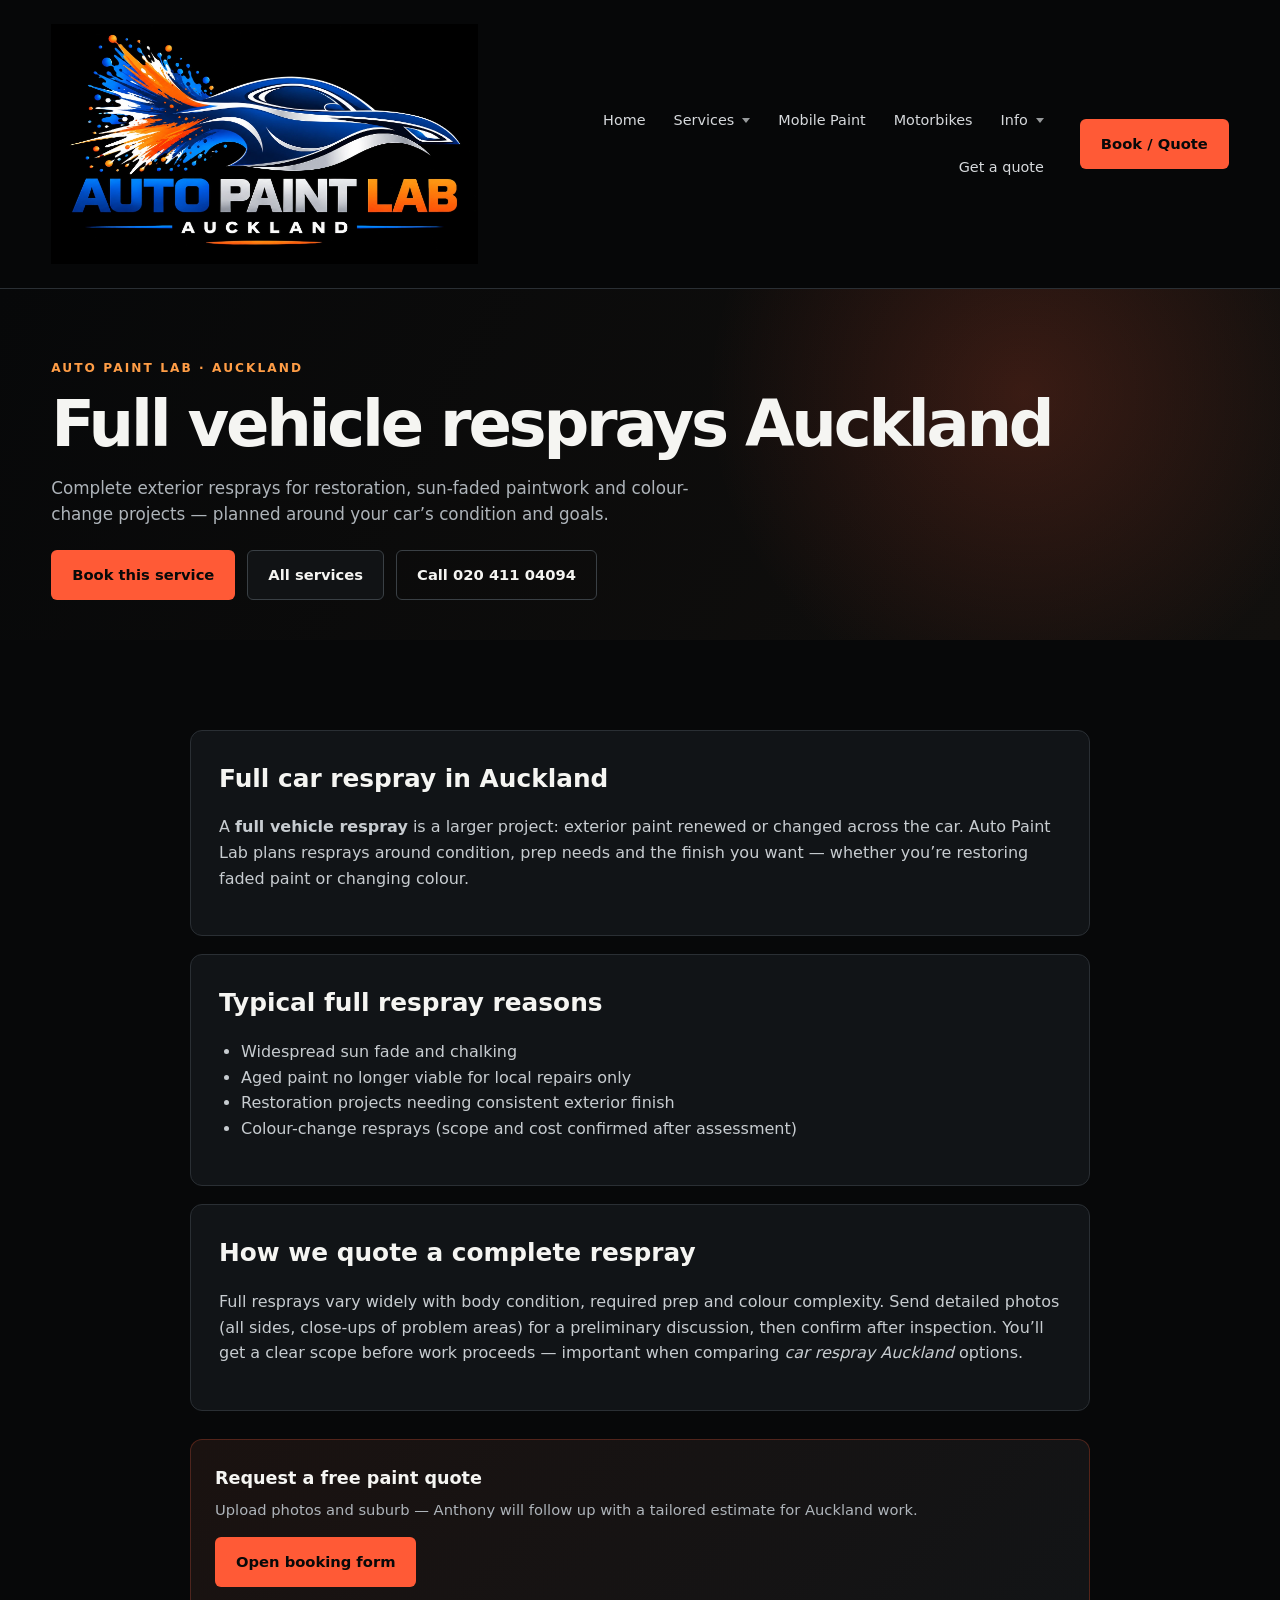
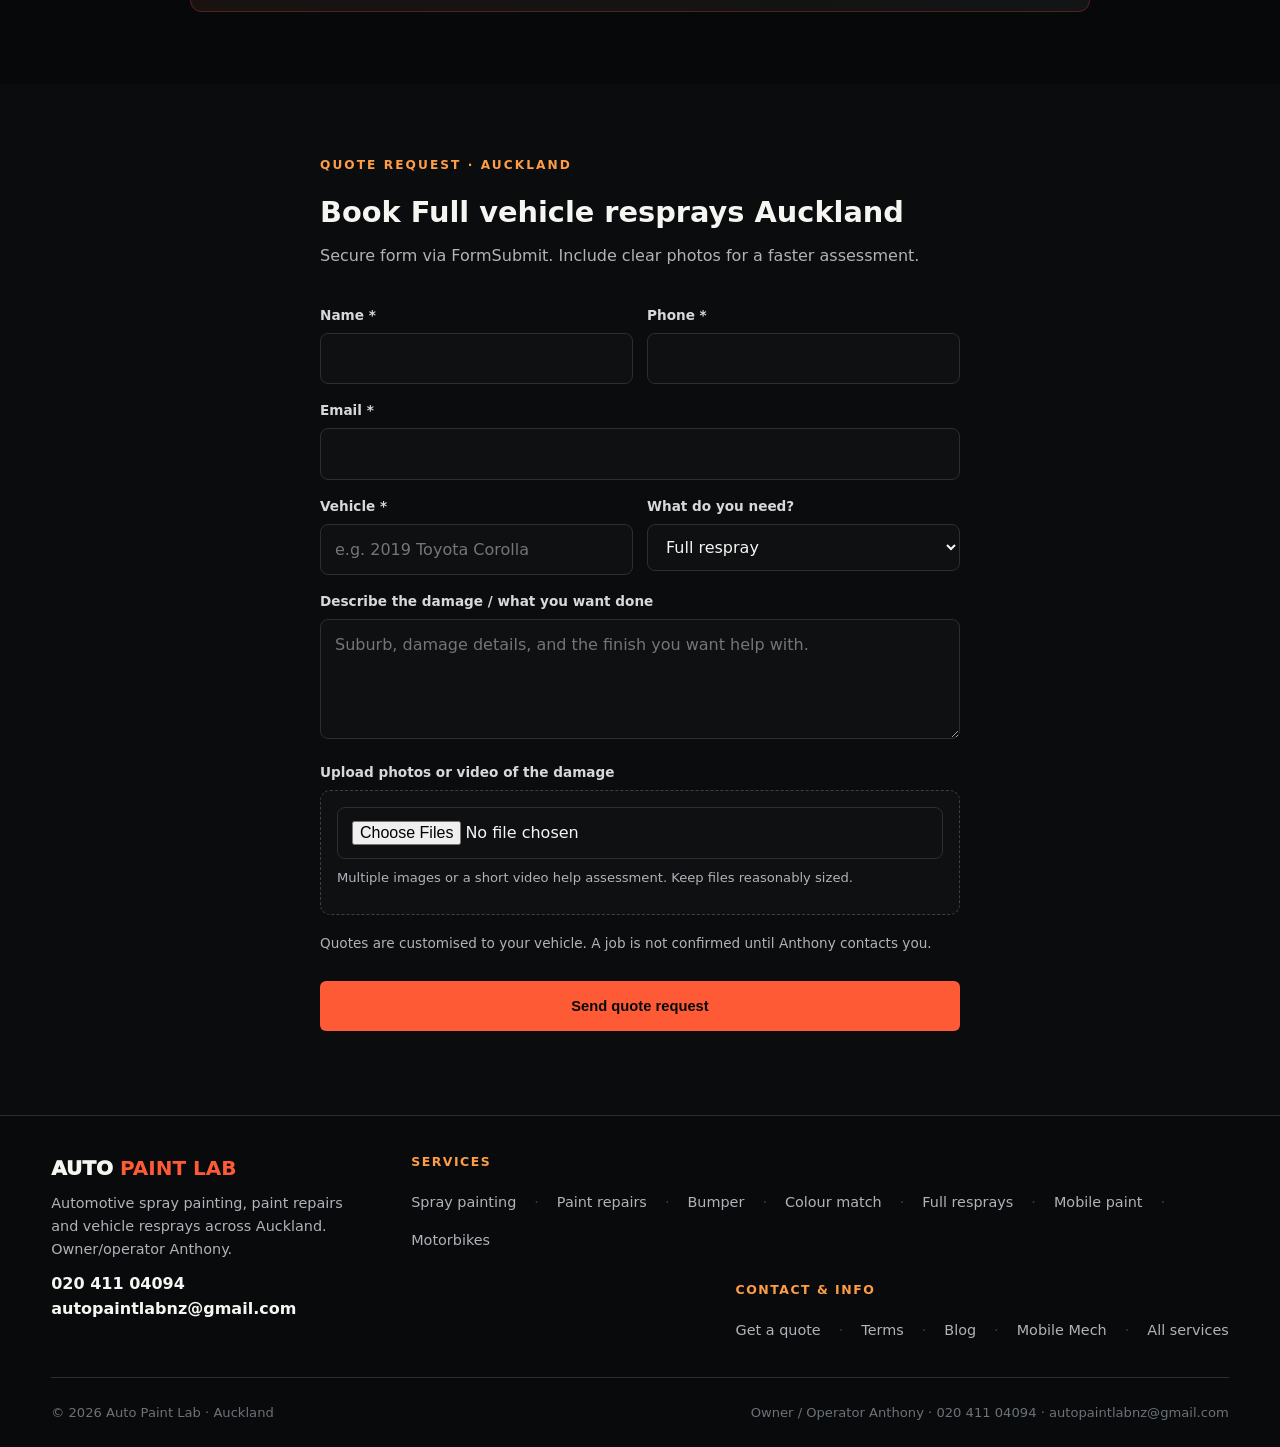
<file: full-respray.html>
<!doctype html>
<html lang="en-NZ">
<head>
<meta charset="utf-8">
<meta name="viewport" content="width=device-width,initial-scale=1">
<title>Full Car Respray Auckland | Complete Vehicle Repaint | Auto Paint Lab</title>
<meta name="description" content="Full car resprays in Auckland for faded paint, restoration or a colour change. Careful preparation and a tailored quote for a complete vehicle repaint.">
<meta name="keywords" content="full car respray Auckland, complete vehicle respray, car repaint Auckland, colour change respray, faded paint restoration">
<meta name="robots" content="index,follow,max-image-preview:large">
<meta name="author" content="Auto Paint Lab">
<meta name="theme-color" content="#08090a">
<link rel="canonical" href="https://autopaintlab.co.nz/full-respray.html">
<meta property="og:title" content="Full Car Respray Auckland | Complete Vehicle Repaint | Auto Paint Lab">
<meta property="og:description" content="Full vehicle resprays in Auckland for faded finishes, restoration projects and colour changes. Independent  — free quote.">
<meta property="og:type" content="website">
<meta property="og:url" content="https://autopaintlab.co.nz/full-respray.html">
<meta property="og:site_name" content="Auto Paint Lab">
<meta property="og:image" content="https://autopaintlab.co.nz/og.jpg">
<meta property="og:image:alt" content="Auto Paint Lab Auckland automotive paint and refinishing">
<meta property="og:image:width" content="1200">
<meta property="og:image:height" content="630">
<meta property="og:locale" content="en_NZ">
<style>
:root{
  --bg:#070809;--card:#111417;--card2:#171b1f;--text:#f5f5f2;--muted:#aeb4ba;
  --line:#2a2f34;--accent:#ff5a36;--accent2:#ff9d46;--max:1180px;
  --header-h:auto;
}
*{box-sizing:border-box}
html{scroll-behavior:smooth}
body{margin:0;background:var(--bg);color:var(--text);font-family:Inter,system-ui,Arial,sans-serif;line-height:1.6}
a{color:inherit;text-decoration:none}
.wrap{width:min(92%,var(--max));margin:auto}
img{max-width:100%;height:auto;display:block}

/* ===== HEADER — logo ~3x larger ===== */
header{
  position:sticky;top:0;z-index:100;
  background:rgba(7,8,9,.95);backdrop-filter:blur(16px);
  border-bottom:1px solid var(--line);
}
.nav{
  min-height:220px;
  display:flex;align-items:center;justify-content:space-between;
  gap:16px;padding:24px 0;
}







.links{
  display:flex;align-items:center;gap:4px;
  font-size:.9rem;color:#d6d9dc;flex-wrap:wrap;justify-content:flex-end;
}
.links > a, .drop > button{
  display:inline-flex;align-items:center;gap:6px;
  padding:10px 12px;border-radius:6px;
  font:inherit;color:inherit;background:transparent;border:0;cursor:pointer;
  white-space:nowrap;
}
.links > a:hover, .drop > button:hover{color:var(--accent);background:rgba(255,255,255,.04)}
.drop{position:relative}
.drop > button::after{
  content:"";width:0;height:0;
  border-left:4px solid transparent;border-right:4px solid transparent;
  border-top:5px solid currentColor;opacity:.7;margin-left:2px;
}
.drop-menu{
  display:none;position:absolute;top:calc(100% + 4px);left:0;min-width:240px;
  background:#121518;border:1px solid var(--line);border-radius:10px;
  padding:8px;box-shadow:0 16px 40px rgba(0,0,0,.45);z-index:50;
}
.drop:hover .drop-menu, .drop:focus-within .drop-menu{display:block}
.drop-menu a{
  display:block;padding:10px 14px;border-radius:6px;font-size:.9rem;color:#d6d9dc;
}
.drop-menu a:hover{background:rgba(255,90,54,.12);color:var(--accent)}

.nav-cta{flex-shrink:0;margin-left:8px}
.btn{
  display:inline-flex;align-items:center;justify-content:center;gap:8px;
  padding:12px 20px;border-radius:6px;font-weight:850;border:1px solid transparent;
  cursor:pointer;font-size:.92rem;transition:transform .2s,box-shadow .2s,filter .2s;
}
.btn.primary{background:var(--accent);color:#080909}
.btn.primary:hover{transform:translateY(-2px);box-shadow:0 12px 28px rgba(255,90,54,.28);filter:brightness(1.05)}
.btn.secondary{border-color:#3a4045;background:#111315;color:var(--text)}
.btn.secondary:hover{border-color:var(--accent);color:var(--accent)}
.btn.ghost{border-color:#3a4045;background:transparent}

.nav-toggle{
  display:none;width:48px;height:48px;border-radius:8px;
  border:1px solid var(--line);background:#121518;color:var(--text);
  align-items:center;justify-content:center;cursor:pointer;font-size:1.3rem;
}
.mobile-panel{
  display:none;border-top:1px solid var(--line);padding:12px 0 18px;
  background:rgba(7,8,9,.98);
}
.mobile-panel.open{display:block}
.mobile-panel a, .mobile-panel .m-label{
  display:block;padding:12px 4px;border-bottom:1px solid rgba(42,47,52,.6);
  color:#d6d9dc;font-size:.95rem;
}
.mobile-panel .m-label{font-size:.72rem;letter-spacing:.14em;text-transform:uppercase;color:var(--accent2);font-weight:800;border:0;padding-top:16px}
.mobile-panel a:hover{color:var(--accent)}

@media(max-width:1100px){
  
  
  
  :root{--header-h:160px}
}
@media(max-width:960px){
  .links, .nav-cta{display:none}
  .nav-toggle{display:inline-flex}
  
  
  
  :root{--header-h:120px}
}

/* ===== HERO with car background ===== */
.eyebrow{text-transform:uppercase;letter-spacing:.17em;font-size:.76rem;font-weight:900;color:var(--accent2);margin-bottom:14px}
.hero{
  min-height:680px;display:flex;align-items:center;position:relative;overflow:hidden;
  background:
    linear-gradient(105deg, rgba(7,8,9,0.92) 0%, rgba(7,8,9,0.72) 42%, rgba(7,8,9,0.35) 100%),
    url('assets/images/hero-car.jpg');
  background-size:cover;
  background-position:center 40%;
  background-repeat:no-repeat;
}
.hero-in{position:relative;z-index:1;max-width:720px;padding:90px 0}
.hero h1{font-size:clamp(2.8rem,7vw,5.4rem);line-height:.94;letter-spacing:-.06em;margin:0 0 24px}
.hero h1 span{color:var(--accent)}
.hero p{max-width:580px;color:#d0d5d9;font-size:1.12rem;margin:0 0 32px}
.actions{display:flex;gap:12px;flex-wrap:wrap}

.strip{background:#101214;border-top:1px solid var(--line);border-bottom:1px solid var(--line);padding:18px 0}
.strip .wrap{display:flex;flex-wrap:wrap;gap:18px 28px;align-items:center;justify-content:space-between;font-size:.92rem;color:var(--muted)}
.strip strong{color:var(--text)}

section{padding:72px 0}
.intro{max-width:720px;margin-bottom:36px}
.intro h2{font-size:clamp(2rem,4vw,3rem);letter-spacing:-.04em;margin:0 0 14px;line-height:1.05}
.intro p{color:var(--muted);margin:0;font-size:1.05rem}

.grid{display:grid;gap:18px}
.grid-3{grid-template-columns:repeat(auto-fit,minmax(260px,1fr))}
.grid-2{grid-template-columns:repeat(auto-fit,minmax(300px,1fr))}

.card{
  background:var(--card);border:1px solid var(--line);border-radius:12px;
  padding:26px 24px;transition:transform .2s,border-color .2s,box-shadow .2s;
  display:flex;flex-direction:column;height:100%;
}
.card:hover{transform:translateY(-4px);border-color:rgba(255,90,54,.35);box-shadow:0 16px 36px rgba(0,0,0,.25)}
.card .icon{
  width:52px;height:52px;border-radius:12px;margin-bottom:16px;
  display:flex;align-items:center;justify-content:center;
  background:rgba(255,90,54,.12);border:1px solid rgba(255,90,54,.28);
  color:var(--accent);
}
.card .icon svg{width:28px;height:28px}
.card h3{margin:0 0 10px;font-size:1.22rem;letter-spacing:-.02em}
.card p{color:var(--muted);margin:0 0 18px;flex:1;font-size:.95rem}
.card a.more{color:var(--accent);font-weight:800;font-size:.9rem;margin-top:auto}
.card a.more:hover{color:var(--accent2)}

.dark{background:#0b0c0e}
.quote{background:linear-gradient(120deg,#12100e,#0c0d0f);border-top:1px solid var(--line);border-bottom:1px solid var(--line)}
.quotein{display:flex;align-items:center;justify-content:space-between;gap:24px;flex-wrap:wrap}
.quotein h2{margin:0 0 8px;font-size:clamp(1.8rem,3.5vw,2.6rem);letter-spacing:-.03em}
.quotein p{margin:0;color:var(--muted);max-width:520px}

.areas{display:flex;flex-wrap:wrap;gap:10px}
.area{
  background:var(--card2);border:1px solid var(--line);padding:8px 14px;
  border-radius:999px;font-size:.85rem;color:#c8cdd1;
}

/* ===== ESTIMATE ===== */
.estimate-section{background:#0b0d0f}
.estimate-box{border:1px solid var(--line);background:#111417;padding:28px;border-radius:12px;box-shadow:0 25px 70px rgba(0,0,0,.25)}
.estimate-grid{display:grid;grid-template-columns:1.15fr .85fr;gap:24px}
.estimate-form{display:grid;gap:16px}
.estimate-form label{display:grid;gap:7px;font-weight:800;font-size:.9rem}
.estimate-form select,.estimate-form input[type=file]{
  width:100%;background:#090b0c;color:#f5f5f2;border:1px solid #363c41;border-radius:6px;padding:13px;font:inherit
}
.estimate-form input[type=file]{padding:10px}
.estimate-form .pickup{display:flex;align-items:center;gap:10px;font-weight:700;font-size:.92rem}
.estimate-form .pickup input{width:auto}
.estimate-result{
  border:1px solid #493027;background:linear-gradient(145deg,#171211,#0b0d0f);
  padding:28px;display:flex;flex-direction:column;justify-content:center;min-height:280px;border-radius:10px
}
.result-label{font-size:.75rem;letter-spacing:.16em;color:var(--accent2);font-weight:900}
.result-price{font-size:clamp(2.4rem,5vw,4.2rem);line-height:1;font-weight:950;letter-spacing:-.06em;margin:14px 0}
.estimate-result p{color:var(--muted);margin:0 0 20px}
.photo-preview{display:flex;gap:8px;flex-wrap:wrap}
.photo-preview img{width:72px;height:72px;object-fit:cover;border:1px solid var(--line);border-radius:4px}
.estimate-note{margin-top:18px;color:#9ea5aa;font-size:.82rem}
.estimate-note strong{color:#d9dde0}
@media(max-width:800px){
  .estimate-grid{grid-template-columns:1fr}
  .estimate-result{min-height:200px}
}

/* ===== FOOTER horizontal ===== */
footer{border-top:1px solid var(--line);padding:36px 0 0;background:#090a0b}
.foot{
  display:flex;flex-wrap:wrap;align-items:flex-start;justify-content:space-between;
  gap:28px 40px;padding-bottom:28px;
}
.foot-brand{flex:1 1 220px;max-width:320px}
.foot-brand .logo{font-weight:950;font-size:1.25rem;margin-bottom:8px}
.foot-brand .logo b{color:var(--accent)}
.foot-brand p{color:var(--muted);margin:0 0 10px;font-size:.9rem}
.foot-cols{
  display:flex;flex-wrap:wrap;gap:28px 48px;flex:2 1 480px;justify-content:flex-end;
}
.foot-col h3{margin:0 0 12px;font-size:.78rem;letter-spacing:.12em;text-transform:uppercase;color:var(--accent2)}
.foot-col a,.foot-col span{display:block;color:var(--muted);margin:7px 0;font-size:.9rem}
.foot-col a:hover{color:var(--accent)}
.foot-links-row{
  display:flex;flex-wrap:wrap;gap:8px 18px;align-items:center;
}
.foot-links-row a{display:inline;margin:0;color:var(--muted);font-size:.9rem}
.foot-links-row a:hover{color:var(--accent)}
.foot-links-row .sep{color:#3a4045}
.copy{border-top:1px solid var(--line);padding:24px 0;color:#6b7278;font-size:.82rem;display:flex;flex-wrap:wrap;gap:8px 20px;justify-content:space-between}

/* Forms (booking pages) */
.form-wrap{max-width:640px}
.form label{display:block;font-size:.85rem;font-weight:700;margin:16px 0 6px;color:#d5d9dc}
.form input,.form select,.form textarea{
  width:100%;padding:12px 14px;border-radius:8px;border:1px solid var(--line);
  background:#0e1012;color:var(--text);font:inherit;
}
.form input:focus,.form select:focus,.form textarea:focus{
  outline:none;border-color:var(--accent);box-shadow:0 0 0 3px rgba(255,90,54,.15);
}
.form textarea{min-height:120px;resize:vertical}
.form .row{display:grid;grid-template-columns:1fr 1fr;gap:14px}
@media(max-width:560px){.form .row{grid-template-columns:1fr}}
.form .upload{border:1px dashed #3a4045;border-radius:10px;padding:16px;background:#0e1012}
.form .hint{font-size:.82rem;color:var(--muted);margin-top:8px}
.form .caption{font-size:.85rem;color:var(--muted);margin:18px 0}
.form .btn{width:100%;margin-top:8px;padding:16px}
.form .status{margin-top:12px;font-size:.9rem;color:var(--accent2)}
.preview{display:flex;flex-wrap:wrap;gap:8px;margin-top:10px}
.preview img{width:72px;height:72px;object-fit:cover;border-radius:6px;border:1px solid var(--line)}

.page-hero{padding:70px 0 40px;background:radial-gradient(circle at 80% 30%,rgba(255,90,54,.18),transparent 30%),linear-gradient(120deg,#070809,#12100e)}
.page-hero h1{font-size:clamp(2.4rem,5vw,4rem);letter-spacing:-.05em;margin:12px 0;line-height:1.02}
.page-hero p{color:var(--muted);max-width:640px;font-size:1.05rem}
.content-card{background:var(--card);border:1px solid var(--line);border-radius:12px;padding:28px;margin:18px 0}
.content-card h2{margin:0 0 12px;font-size:1.55rem}
.content-card p,.content-card li{color:#c7ccd0}
.content-card ul{padding-left:22px}
.service-cta{
  margin-top:28px;padding:24px;border-radius:12px;
  background:linear-gradient(135deg,#1a1210,#121416);border:1px solid rgba(255,90,54,.25);
  display:flex;flex-wrap:wrap;gap:16px;align-items:center;justify-content:space-between;
}

@media(max-width:800px){
  .hero{min-height:auto;background-position:70% center}
  .hero-in{padding:56px 0}
  .foot-cols{justify-content:flex-start}
}

.top-promo{
  background:linear-gradient(90deg,#1a100e,#121416 40%,#1a100e);
  border-bottom:1px solid rgba(255,90,54,.35);
  text-align:center;
}
.top-promo a{
  display:block;padding:14px 16px;
  font-weight:850;font-size:clamp(.95rem,2.2vw,1.15rem);
  letter-spacing:.02em;color:#fff;
  transition:background .2s,color .2s;
}
.top-promo a:hover{background:rgba(255,90,54,.15);color:var(--accent2)}
.top-promo a span{color:var(--accent);font-weight:900}








@media(max-width:1100px){
  
  
}
@media(max-width:960px){
  
  
  
}
@media(max-width:400px){
  
}


/* Brand — mark + wordmark, dark-header friendly */
.brand{
  display:flex;align-items:center;gap:12px;flex-shrink:0;
  text-decoration:none;color:inherit;min-width:0;
}
.brand-logo{height:240px;width:auto;max-width:480px;
  object-fit:contain;object-position:left center;
  border:none;border-radius:0;box-shadow:none;
  background:transparent;padding:0;display:block;flex-shrink:0;
}
.brand-text{
  display:flex;flex-direction:column;justify-content:center;
  line-height:1.08;gap:3px;min-width:0;
}
.brand-name{
  font-weight:900;letter-spacing:-.035em;font-size:1.28rem;
  text-transform:uppercase;color:#f3f4f2;white-space:nowrap;
}
.brand-name b{color:var(--accent);font-weight:900}
.brand-tag{
  font-size:.65rem;font-weight:700;letter-spacing:.13em;
  text-transform:uppercase;color:#8b9399;white-space:nowrap;
}
@media(max-width:1100px){
  .brand-logo{height:220px;max-width:440px}
  .brand-name{font-size:1.15rem}
}
@media(max-width:960px){
  .brand-logo{height:192px;max-width:380px}
  .brand-name{font-size:1.05rem}
  .brand-tag{font-size:.58rem;letter-spacing:.1em}
}
@media(max-width:380px){
  .brand-tag{display:none}
  .brand-name{font-size:.95rem}
}

</style>
<meta name="twitter:card" content="summary_large_image">
<meta name="twitter:title" content="Full Car Respray Auckland | Complete Vehicle Repaint | Auto Paint Lab">
<meta name="twitter:description" content="Full vehicle resprays in Auckland for faded finishes, restoration projects and colour changes. Independent  — free quote.">
<meta name="twitter:image" content="https://autopaintlab.co.nz/og.jpg">
<script type="application/ld+json">
{
  "@context": "https://schema.org",
  "@type": "Organization",
  "name": "Auto Paint Lab",
  "url": "https://autopaintlab.co.nz/",
  "logo": "https://autopaintlab.co.nz/assets/images/auto-paint-lab-logo-clean.webp",
  "telephone": "+642041104094",
  "description": "Independent automotive paint and refinishing service operating across Auckland, New Zealand.",
  "areaServed": {"@type": "City", "name": "Auckland", "sameAs": "https://www.wikidata.org/wiki/Q37100"}
}
</script>
<script type="application/ld+json">
{
  "@context": "https://schema.org",
  "@type": "WebSite",
  "name": "Auto Paint Lab",
  "url": "https://autopaintlab.co.nz/"
}
</script>
</head>
<body>
<header>
  <div class="wrap nav">
    <a class="brand" href="index.html" aria-label="Auto Paint Lab home">
      <img class="brand-logo" src="assets/images/auto-paint-lab-logo-clean.webp" alt="Auto Paint Lab Auckland logo" width="480" height="280">
    </a>
    <nav class="links" aria-label="Main">
      <a href="index.html">Home</a>
      <div class="drop">
        <button type="button" aria-haspopup="true">Services</button>
        <div class="drop-menu" role="menu">
          <a href="services.html">All services</a>
          <a href="spray-painting.html">Car spray painting</a>
          <a href="scratch-repairs.html">Scratch &amp; scuff repairs</a>
          <a href="bumper-painting.html">Bumper painting</a>
          <a href="colour-matching.html">Colour matching</a>
          <a href="panel-refinishing.html">Panel refinishing</a>
          <a href="full-respray.html">Full vehicle resprays</a>
          <a href="mobile-paint.html">Mobile paint</a>
          <a href="motorbike-resprays.html">Motorbike resprays</a>
        </div>
      </div>
      <a href="mobile-paint.html">Mobile Paint</a>
      <a href="motorbike-resprays.html">Motorbikes</a>
      <div class="drop">
        <button type="button" aria-haspopup="true">Info</button>
        <div class="drop-menu" role="menu">
          <a href="blog.html">Blog</a>
          <a href="mobile-mech.html">Mobile Mech partner</a>
          <a href="terms.html">Terms &amp; conditions</a>
          <a href="index.html#areas">Auckland areas</a>
        </div>
      </div>
      <a href="booking.html">Get a quote</a>
    </nav>
    <a class="btn primary nav-cta" href="booking.html">Book / Quote</a>
    <button class="nav-toggle" type="button" aria-label="Open menu" id="navToggle">☰</button>
  </div>
  <div class="mobile-panel wrap" id="mobilePanel">
    <a href="index.html">Home</a>
    <div class="m-label">Services</div>
    <a href="services.html">All services</a>
    <a href="spray-painting.html">Car spray painting</a>
    <a href="scratch-repairs.html">Scratch &amp; scuff repairs</a>
    <a href="bumper-painting.html">Bumper painting</a>
    <a href="colour-matching.html">Colour matching</a>
    <a href="panel-refinishing.html">Panel refinishing</a>
    <a href="full-respray.html">Full vehicle resprays</a>
    <a href="mobile-paint.html">Mobile paint</a>
    <a href="motorbike-resprays.html">Motorbike resprays</a>
    <div class="m-label">Info</div>
    <a href="blog.html">Blog</a>
    <a href="mobile-mech.html">Mobile Mech partner</a>
    <a href="terms.html">Terms &amp; conditions</a>
    <a href="booking.html">Get a quote</a>
    <a href="booking.html" class="btn primary" style="margin-top:14px;text-align:center">Book / Quote</a>
  </div>
</header>

<main>
  <section class="page-hero">
    <div class="wrap">
      <div class="eyebrow">Auto Paint Lab · Auckland</div>
      <h1>Full vehicle resprays Auckland</h1>
      <p>Complete exterior resprays for restoration, sun-faded paintwork and colour-change projects — planned around your car’s condition and goals.</p>
      <div class="actions" style="margin-top:22px">
        <a class="btn primary" href="#book">Book this service</a>
        <a class="btn secondary" href="services.html">All services</a>
        <a class="btn ghost" href="tel:+642041104094">Call 020 411 04094</a>
      </div>
    </div>
  </section>
  <section>
    <div class="wrap" style="max-width:900px">
      
<div class="content-card">
<h2>Full car respray in Auckland</h2>
<p>A <strong>full vehicle respray</strong> is a larger project: exterior paint renewed or changed across the car. Auto Paint Lab plans resprays around condition, prep needs and the finish you want — whether you’re restoring faded paint or changing colour.</p>
</div>
<div class="content-card">
<h2>Typical full respray reasons</h2>
<ul>
<li>Widespread sun fade and chalking</li>
<li>Aged paint no longer viable for local repairs only</li>
<li>Restoration projects needing consistent exterior finish</li>
<li>Colour-change resprays (scope and cost confirmed after assessment)</li>
</ul>
</div>
<div class="content-card">
<h2>How we quote a complete respray</h2>
<p>Full resprays vary widely with body condition, required prep and colour complexity. Send detailed photos (all sides, close-ups of problem areas) for a preliminary discussion, then confirm after inspection. You’ll get a clear scope before work proceeds — important when comparing <em>car respray Auckland</em> options.</p>
</div>

      <div class="service-cta">
        <div>
          <strong style="font-size:1.1rem">Request a free paint quote</strong>
          <p style="margin:6px 0 0;color:var(--muted);font-size:.92rem">Upload photos and suburb — Anthony will follow up with a tailored estimate for Auckland work.</p>
        </div>
        <a class="btn primary" href="#book">Open booking form</a>
      </div>
    </div>
  </section>
  <section id="book" class="dark">
    <div class="wrap form-wrap">
      <div class="eyebrow">Quote request · Auckland</div>
      <h2 style="margin:0 0 8px;font-size:1.8rem">Book Full vehicle resprays Auckland</h2>
      <p style="color:var(--muted);margin:0 0 20px">Secure form via FormSubmit. Include clear photos for a faster assessment.</p>
      
<form class="form" id="quoteForm" action="https://formsubmit.co/autopaintlabnz@gmail.com" method="POST" enctype="multipart/form-data">
  <input type="hidden" name="_subject" value="New Auto Paint Lab Quote Request — Full respray">
  <input type="hidden" name="_captcha" value="false">
  <input type="hidden" name="_template" value="table">
  <input type="hidden" name="_next" value="https://autopaintlab.co.nz/booking.html?sent=1">
  <div class="row">
    <div><label for="name">Name *</label><input id="name" name="name" required autocomplete="name"></div>
    <div><label for="phone">Phone *</label><input id="phone" name="phone" required autocomplete="tel"></div>
  </div>
  <label for="email">Email *</label>
  <input id="email" type="email" name="email" required autocomplete="email">
  <div class="row">
    <div><label for="vehicle">Vehicle *</label><input id="vehicle" name="vehicle" placeholder="e.g. 2019 Toyota Corolla" required></div>
    <div>
      <label for="service">What do you need?</label>
      <select id="service" name="service"><option>Paint repair</option><option>Scratch / scuff repair</option><option>Bumper painting</option><option>Panel refinishing</option><option>Colour matching</option><option selected>Full respray</option><option>Mobile paint touch-up</option><option>Motorbike respray</option><option>Not sure — please assess</option></select>
    </div>
  </div>
  <label for="damage">Describe the damage / what you want done</label>
  <textarea id="damage" name="damage" placeholder="Suburb, damage details, and the finish you want help with."></textarea>
  <label for="files">Upload photos or video of the damage</label>
  <div class="upload">
    <input id="files" type="file" name="attachment" accept="image/*,video/*" multiple>
    <div class="hint">Multiple images or a short video help assessment. Keep files reasonably sized.</div>
    <div class="preview" id="preview"></div>
  </div>
  <p class="caption">Quotes are customised to your vehicle. A job is not confirmed until Anthony contacts you.</p>
  <button class="btn primary" type="submit">Send quote request</button>
  <div class="status" id="status"></div>
</form>
<script>
(function(){
  var input=document.getElementById('files'), prev=document.getElementById('preview'), form=document.getElementById('quoteForm'), status=document.getElementById('status');
  if(input&&prev){ input.addEventListener('change',function(){ prev.innerHTML=''; Array.from(input.files||[]).slice(0,8).forEach(function(f){ if(!f.type.startsWith('image/')) return; var img=document.createElement('img'); img.src=URL.createObjectURL(f); img.alt=f.name; prev.appendChild(img); }); }); }
  if(form){ form.addEventListener('submit',function(){ if(status) status.textContent='Sending… please wait.'; }); }
  if(new URLSearchParams(location.search).get('sent')==='1' && status){ status.textContent='Thanks — your request was sent. Anthony will be in touch shortly.'; status.style.color='#6ddf8c'; }
})();
</script>

    </div>
  </section>
</main>

<footer>
  <div class="wrap foot">
    <div class="foot-brand">
      <div class="logo">AUTO <b>PAINT LAB</b></div>
      <p>Automotive spray painting, paint repairs and vehicle resprays across Auckland. Owner/operator Anthony.</p>
      <a href="tel:+642041104094" style="color:var(--text);font-weight:800">020 411 04094</a><br>
      <a href="mailto:autopaintlabnz@gmail.com" style="color:var(--text);font-weight:700">autopaintlabnz@gmail.com</a>
    </div>
    <div class="foot-cols">
      <div class="foot-col">
        <h3>Services</h3>
        <div class="foot-links-row">
          <a href="spray-painting.html">Spray painting</a><span class="sep">·</span>
          <a href="scratch-repairs.html">Paint repairs</a><span class="sep">·</span>
          <a href="bumper-painting.html">Bumper</a><span class="sep">·</span>
          <a href="colour-matching.html">Colour match</a><span class="sep">·</span>
          <a href="full-respray.html">Full resprays</a><span class="sep">·</span>
          <a href="mobile-paint.html">Mobile paint</a><span class="sep">·</span>
          <a href="motorbike-resprays.html">Motorbikes</a>
        </div>
      </div>
      <div class="foot-col">
        <h3>Contact &amp; info</h3>
        <div class="foot-links-row">
          <a href="booking.html">Get a quote</a><span class="sep">·</span>
          <a href="terms.html">Terms</a><span class="sep">·</span>
          <a href="blog.html">Blog</a><span class="sep">·</span>
          <a href="mobile-mech.html">Mobile Mech</a><span class="sep">·</span>
          <a href="services.html">All services</a>
        </div>
      </div>
    </div>
  </div>
  <div class="wrap copy">
    <span>© 2026 Auto Paint Lab · Auckland</span>
    <span>Owner / Operator Anthony · 020 411 04094 · autopaintlabnz@gmail.com</span>
  </div>
</footer>
<script>
(function(){
  var t=document.getElementById('navToggle'), p=document.getElementById('mobilePanel');
  if(t&&p){t.addEventListener('click',function(){p.classList.toggle('open');});}
})();
</script>
</body>
</html>
</file>
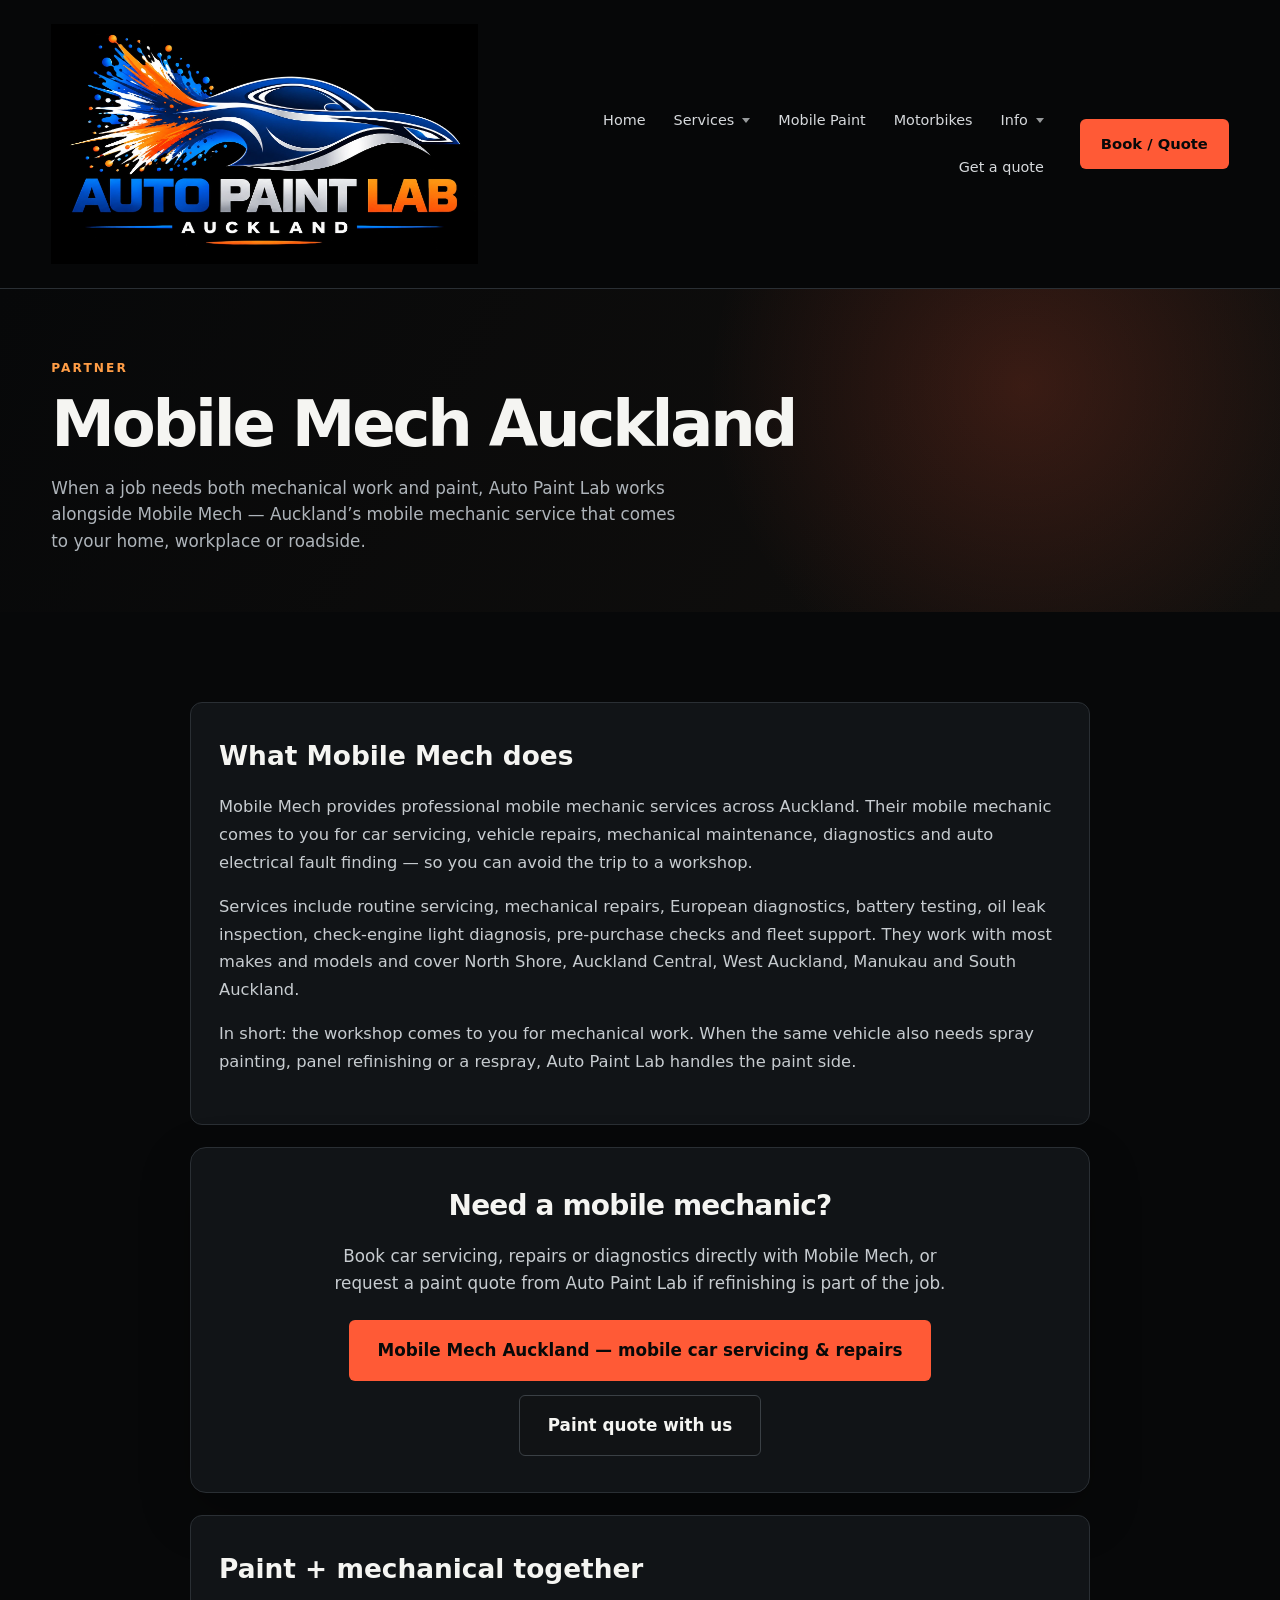
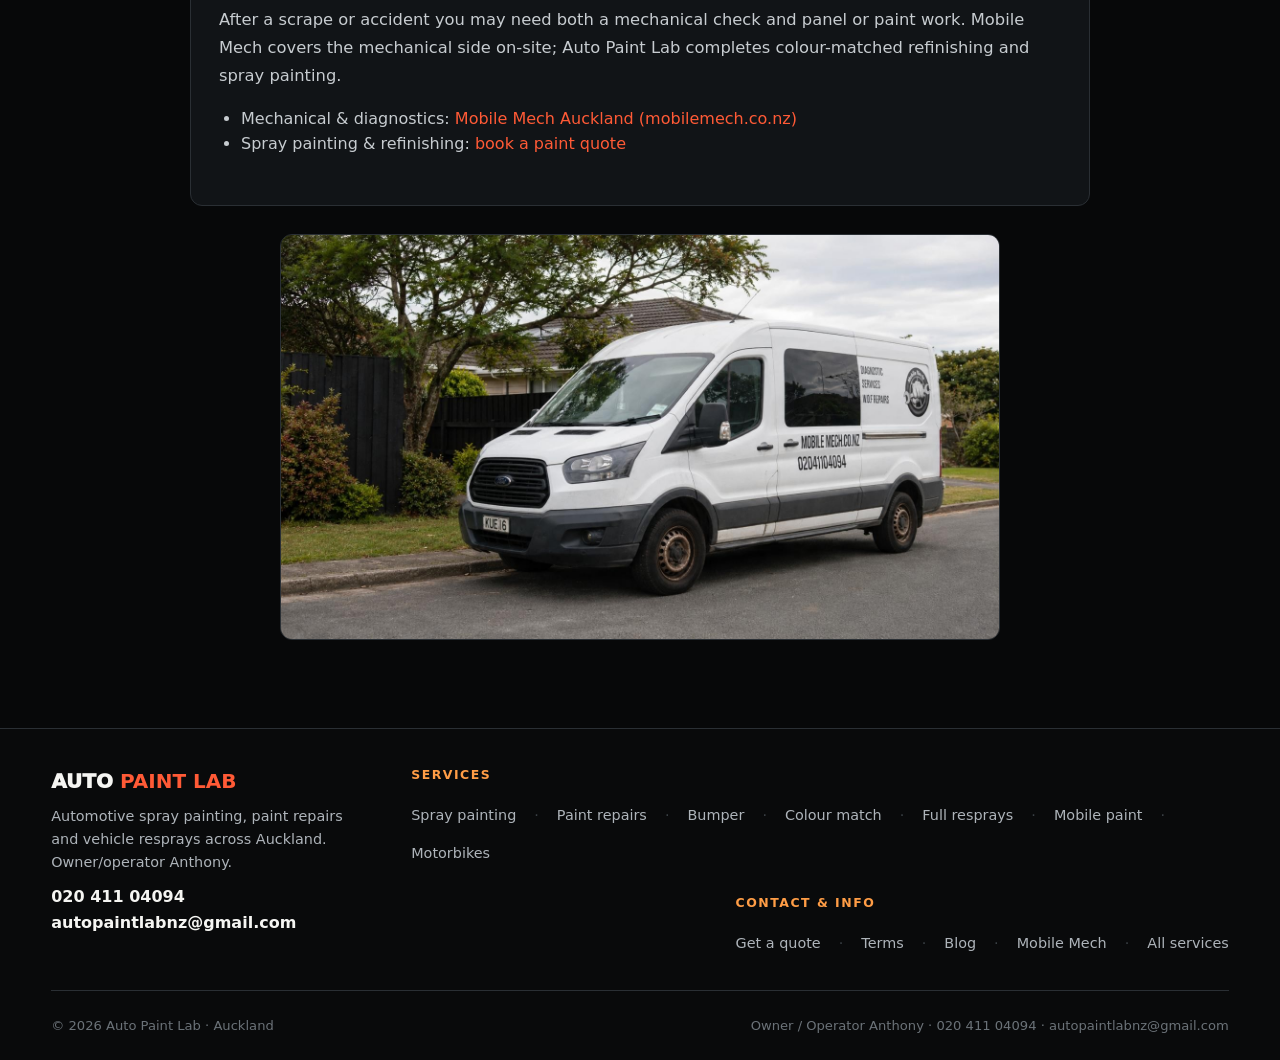
<file: mobile-mech.html>
<!doctype html>
<html lang="en-NZ">
<head>
<meta charset="utf-8">
<meta name="viewport" content="width=device-width,initial-scale=1">
<title>Mobile Mech Auckland Partner | Paint & Mechanical | Auto Paint Lab</title>
<meta name="description" content="Auto Paint Lab partners with Mobile Mech Auckland — mobile car servicing, repairs and diagnostics at your place, plus professional spray painting and refinishing when you need both.">
<meta name="keywords" content="Mobile Mech Auckland, mobile mechanic Auckland, Auto Paint Lab partner, car paint and mechanical Auckland, mobile car servicing Auckland">
<meta name="robots" content="index,follow,max-image-preview:large">
<meta name="author" content="Auto Paint Lab">
<meta name="theme-color" content="#08090a">
<link rel="canonical" href="https://autopaintlab.co.nz/mobile-mech.html">
<meta property="og:title" content="Mobile Mech Auckland Partner | Paint & Mechanical | Auto Paint Lab">
<meta property="og:description" content="Partner with Mobile Mech Auckland for mobile car servicing and repairs, plus Auto Paint Lab spray painting when you need both mechanical and paint work.">
<meta property="og:type" content="website">
<meta property="og:url" content="https://autopaintlab.co.nz/mobile-mech.html">
<meta property="og:site_name" content="Auto Paint Lab">
<meta property="og:image" content="https://autopaintlab.co.nz/og.jpg">
<meta property="og:image:alt" content="Auto Paint Lab Auckland automotive paint and refinishing">
<meta property="og:image:width" content="1200">
<meta property="og:image:height" content="630">
<style>
:root{
  --bg:#070809;--card:#111417;--card2:#171b1f;--text:#f5f5f2;--muted:#aeb4ba;
  --line:#2a2f34;--accent:#ff5a36;--accent2:#ff9d46;--max:1180px;
  --header-h:auto;
}
*{box-sizing:border-box}
html{scroll-behavior:smooth}
body{margin:0;background:var(--bg);color:var(--text);font-family:Inter,system-ui,Arial,sans-serif;line-height:1.6}
a{color:inherit;text-decoration:none}
.wrap{width:min(92%,var(--max));margin:auto}
img{max-width:100%;height:auto;display:block}

/* ===== HEADER — logo ~3x larger ===== */
header{
  position:sticky;top:0;z-index:100;
  background:rgba(7,8,9,.95);backdrop-filter:blur(16px);
  border-bottom:1px solid var(--line);
}
.nav{
  min-height:220px;
  display:flex;align-items:center;justify-content:space-between;
  gap:16px;padding:24px 0;
}







.links{
  display:flex;align-items:center;gap:4px;
  font-size:.9rem;color:#d6d9dc;flex-wrap:wrap;justify-content:flex-end;
}
.links > a, .drop > button{
  display:inline-flex;align-items:center;gap:6px;
  padding:10px 12px;border-radius:6px;
  font:inherit;color:inherit;background:transparent;border:0;cursor:pointer;
  white-space:nowrap;
}
.links > a:hover, .drop > button:hover{color:var(--accent);background:rgba(255,255,255,.04)}
.drop{position:relative}
.drop > button::after{
  content:"";width:0;height:0;
  border-left:4px solid transparent;border-right:4px solid transparent;
  border-top:5px solid currentColor;opacity:.7;margin-left:2px;
}
.drop-menu{
  display:none;position:absolute;top:calc(100% + 4px);left:0;min-width:240px;
  background:#121518;border:1px solid var(--line);border-radius:10px;
  padding:8px;box-shadow:0 16px 40px rgba(0,0,0,.45);z-index:50;
}
.drop:hover .drop-menu, .drop:focus-within .drop-menu{display:block}
.drop-menu a{
  display:block;padding:10px 14px;border-radius:6px;font-size:.9rem;color:#d6d9dc;
}
.drop-menu a:hover{background:rgba(255,90,54,.12);color:var(--accent)}

.nav-cta{flex-shrink:0;margin-left:8px}
.btn{
  display:inline-flex;align-items:center;justify-content:center;gap:8px;
  padding:12px 20px;border-radius:6px;font-weight:850;border:1px solid transparent;
  cursor:pointer;font-size:.92rem;transition:transform .2s,box-shadow .2s,filter .2s;
}
.btn.primary{background:var(--accent);color:#080909}
.btn.primary:hover{transform:translateY(-2px);box-shadow:0 12px 28px rgba(255,90,54,.28);filter:brightness(1.05)}
.btn.secondary{border-color:#3a4045;background:#111315;color:var(--text)}
.btn.secondary:hover{border-color:var(--accent);color:var(--accent)}
.btn.ghost{border-color:#3a4045;background:transparent}

.nav-toggle{
  display:none;width:48px;height:48px;border-radius:8px;
  border:1px solid var(--line);background:#121518;color:var(--text);
  align-items:center;justify-content:center;cursor:pointer;font-size:1.3rem;
}
.mobile-panel{
  display:none;border-top:1px solid var(--line);padding:12px 0 18px;
  background:rgba(7,8,9,.98);
}
.mobile-panel.open{display:block}
.mobile-panel a, .mobile-panel .m-label{
  display:block;padding:12px 4px;border-bottom:1px solid rgba(42,47,52,.6);
  color:#d6d9dc;font-size:.95rem;
}
.mobile-panel .m-label{font-size:.72rem;letter-spacing:.14em;text-transform:uppercase;color:var(--accent2);font-weight:800;border:0;padding-top:16px}
.mobile-panel a:hover{color:var(--accent)}

@media(max-width:1100px){
  
  
  
  :root{--header-h:160px}
}
@media(max-width:960px){
  .links, .nav-cta{display:none}
  .nav-toggle{display:inline-flex}
  
  
  
  :root{--header-h:120px}
}

/* ===== HERO with car background ===== */
.eyebrow{text-transform:uppercase;letter-spacing:.17em;font-size:.76rem;font-weight:900;color:var(--accent2);margin-bottom:14px}
.hero{
  min-height:680px;display:flex;align-items:center;position:relative;overflow:hidden;
  background:
    linear-gradient(105deg, rgba(7,8,9,0.92) 0%, rgba(7,8,9,0.72) 42%, rgba(7,8,9,0.35) 100%),
    url('assets/images/hero-car.jpg');
  background-size:cover;
  background-position:center 40%;
  background-repeat:no-repeat;
}
.hero-in{position:relative;z-index:1;max-width:720px;padding:90px 0}
.hero h1{font-size:clamp(2.8rem,7vw,5.4rem);line-height:.94;letter-spacing:-.06em;margin:0 0 24px}
.hero h1 span{color:var(--accent)}
.hero p{max-width:580px;color:#d0d5d9;font-size:1.12rem;margin:0 0 32px}
.actions{display:flex;gap:12px;flex-wrap:wrap}

.strip{background:#101214;border-top:1px solid var(--line);border-bottom:1px solid var(--line);padding:18px 0}
.strip .wrap{display:flex;flex-wrap:wrap;gap:18px 28px;align-items:center;justify-content:space-between;font-size:.92rem;color:var(--muted)}
.strip strong{color:var(--text)}

section{padding:72px 0}
.intro{max-width:720px;margin-bottom:36px}
.intro h2{font-size:clamp(2rem,4vw,3rem);letter-spacing:-.04em;margin:0 0 14px;line-height:1.05}
.intro p{color:var(--muted);margin:0;font-size:1.05rem}

.grid{display:grid;gap:18px}
.grid-3{grid-template-columns:repeat(auto-fit,minmax(260px,1fr))}
.grid-2{grid-template-columns:repeat(auto-fit,minmax(300px,1fr))}

.card{
  background:var(--card);border:1px solid var(--line);border-radius:12px;
  padding:26px 24px;transition:transform .2s,border-color .2s,box-shadow .2s;
  display:flex;flex-direction:column;height:100%;
}
.card:hover{transform:translateY(-4px);border-color:rgba(255,90,54,.35);box-shadow:0 16px 36px rgba(0,0,0,.25)}
.card .icon{
  width:52px;height:52px;border-radius:12px;margin-bottom:16px;
  display:flex;align-items:center;justify-content:center;
  background:rgba(255,90,54,.12);border:1px solid rgba(255,90,54,.28);
  color:var(--accent);
}
.card .icon svg{width:28px;height:28px}
.card h3{margin:0 0 10px;font-size:1.22rem;letter-spacing:-.02em}
.card p{color:var(--muted);margin:0 0 18px;flex:1;font-size:.95rem}
.card a.more{color:var(--accent);font-weight:800;font-size:.9rem;margin-top:auto}
.card a.more:hover{color:var(--accent2)}

.dark{background:#0b0c0e}
.quote{background:linear-gradient(120deg,#12100e,#0c0d0f);border-top:1px solid var(--line);border-bottom:1px solid var(--line)}
.quotein{display:flex;align-items:center;justify-content:space-between;gap:24px;flex-wrap:wrap}
.quotein h2{margin:0 0 8px;font-size:clamp(1.8rem,3.5vw,2.6rem);letter-spacing:-.03em}
.quotein p{margin:0;color:var(--muted);max-width:520px}

.areas{display:flex;flex-wrap:wrap;gap:10px}
.area{
  background:var(--card2);border:1px solid var(--line);padding:8px 14px;
  border-radius:999px;font-size:.85rem;color:#c8cdd1;
}

/* ===== ESTIMATE ===== */
.estimate-section{background:#0b0d0f}
.estimate-box{border:1px solid var(--line);background:#111417;padding:28px;border-radius:12px;box-shadow:0 25px 70px rgba(0,0,0,.25)}
.estimate-grid{display:grid;grid-template-columns:1.15fr .85fr;gap:24px}
.estimate-form{display:grid;gap:16px}
.estimate-form label{display:grid;gap:7px;font-weight:800;font-size:.9rem}
.estimate-form select,.estimate-form input[type=file]{
  width:100%;background:#090b0c;color:#f5f5f2;border:1px solid #363c41;border-radius:6px;padding:13px;font:inherit
}
.estimate-form input[type=file]{padding:10px}
.estimate-form .pickup{display:flex;align-items:center;gap:10px;font-weight:700;font-size:.92rem}
.estimate-form .pickup input{width:auto}
.estimate-result{
  border:1px solid #493027;background:linear-gradient(145deg,#171211,#0b0d0f);
  padding:28px;display:flex;flex-direction:column;justify-content:center;min-height:280px;border-radius:10px
}
.result-label{font-size:.75rem;letter-spacing:.16em;color:var(--accent2);font-weight:900}
.result-price{font-size:clamp(2.4rem,5vw,4.2rem);line-height:1;font-weight:950;letter-spacing:-.06em;margin:14px 0}
.estimate-result p{color:var(--muted);margin:0 0 20px}
.photo-preview{display:flex;gap:8px;flex-wrap:wrap}
.photo-preview img{width:72px;height:72px;object-fit:cover;border:1px solid var(--line);border-radius:4px}
.estimate-note{margin-top:18px;color:#9ea5aa;font-size:.82rem}
.estimate-note strong{color:#d9dde0}
@media(max-width:800px){
  .estimate-grid{grid-template-columns:1fr}
  .estimate-result{min-height:200px}
}

/* ===== FOOTER horizontal ===== */
footer{border-top:1px solid var(--line);padding:36px 0 0;background:#090a0b}
.foot{
  display:flex;flex-wrap:wrap;align-items:flex-start;justify-content:space-between;
  gap:28px 40px;padding-bottom:28px;
}
.foot-brand{flex:1 1 220px;max-width:320px}
.foot-brand .logo{font-weight:950;font-size:1.25rem;margin-bottom:8px}
.foot-brand .logo b{color:var(--accent)}
.foot-brand p{color:var(--muted);margin:0 0 10px;font-size:.9rem}
.foot-cols{
  display:flex;flex-wrap:wrap;gap:28px 48px;flex:2 1 480px;justify-content:flex-end;
}
.foot-col h3{margin:0 0 12px;font-size:.78rem;letter-spacing:.12em;text-transform:uppercase;color:var(--accent2)}
.foot-col a,.foot-col span{display:block;color:var(--muted);margin:7px 0;font-size:.9rem}
.foot-col a:hover{color:var(--accent)}
.foot-links-row{
  display:flex;flex-wrap:wrap;gap:8px 18px;align-items:center;
}
.foot-links-row a{display:inline;margin:0;color:var(--muted);font-size:.9rem}
.foot-links-row a:hover{color:var(--accent)}
.foot-links-row .sep{color:#3a4045}
.copy{border-top:1px solid var(--line);padding:24px 0;color:#6b7278;font-size:.82rem;display:flex;flex-wrap:wrap;gap:8px 20px;justify-content:space-between}

/* Forms (booking pages) */
.form-wrap{max-width:640px}
.form label{display:block;font-size:.85rem;font-weight:700;margin:16px 0 6px;color:#d5d9dc}
.form input,.form select,.form textarea{
  width:100%;padding:12px 14px;border-radius:8px;border:1px solid var(--line);
  background:#0e1012;color:var(--text);font:inherit;
}
.form input:focus,.form select:focus,.form textarea:focus{
  outline:none;border-color:var(--accent);box-shadow:0 0 0 3px rgba(255,90,54,.15);
}
.form textarea{min-height:120px;resize:vertical}
.form .row{display:grid;grid-template-columns:1fr 1fr;gap:14px}
@media(max-width:560px){.form .row{grid-template-columns:1fr}}
.form .upload{border:1px dashed #3a4045;border-radius:10px;padding:16px;background:#0e1012}
.form .hint{font-size:.82rem;color:var(--muted);margin-top:8px}
.form .caption{font-size:.85rem;color:var(--muted);margin:18px 0}
.form .btn{width:100%;margin-top:8px;padding:16px}
.form .status{margin-top:12px;font-size:.9rem;color:var(--accent2)}
.preview{display:flex;flex-wrap:wrap;gap:8px;margin-top:10px}
.preview img{width:72px;height:72px;object-fit:cover;border-radius:6px;border:1px solid var(--line)}

.page-hero{padding:70px 0 40px;background:radial-gradient(circle at 80% 30%,rgba(255,90,54,.18),transparent 30%),linear-gradient(120deg,#070809,#12100e)}
.page-hero h1{font-size:clamp(2.4rem,5vw,4rem);letter-spacing:-.05em;margin:12px 0;line-height:1.02}
.page-hero p{color:var(--muted);max-width:640px;font-size:1.05rem}
.content-card{background:var(--card);border:1px solid var(--line);border-radius:12px;padding:28px;margin:18px 0}
.content-card h2{margin:0 0 12px;font-size:1.55rem}
.content-card p,.content-card li{color:#c7ccd0}
.content-card ul{padding-left:22px}
.service-cta{
  margin-top:28px;padding:24px;border-radius:12px;
  background:linear-gradient(135deg,#1a1210,#121416);border:1px solid rgba(255,90,54,.25);
  display:flex;flex-wrap:wrap;gap:16px;align-items:center;justify-content:space-between;
}

@media(max-width:800px){
  .hero{min-height:auto;background-position:70% center}
  .hero-in{padding:56px 0}
  .foot-cols{justify-content:flex-start}
}

.top-promo{
  background:linear-gradient(90deg,#1a100e,#121416 40%,#1a100e);
  border-bottom:1px solid rgba(255,90,54,.35);
  text-align:center;
}
.top-promo a{
  display:block;padding:14px 16px;
  font-weight:850;font-size:clamp(.95rem,2.2vw,1.15rem);
  letter-spacing:.02em;color:#fff;
  transition:background .2s,color .2s;
}
.top-promo a:hover{background:rgba(255,90,54,.15);color:var(--accent2)}
.top-promo a span{color:var(--accent);font-weight:900}








@media(max-width:1100px){
  
  
}
@media(max-width:960px){
  
  
  
}
@media(max-width:400px){
  
}


/* Brand — mark + wordmark, dark-header friendly */
.brand{
  display:flex;align-items:center;gap:12px;flex-shrink:0;
  text-decoration:none;color:inherit;min-width:0;
}
.brand-logo{height:240px;width:auto;max-width:480px;
  object-fit:contain;object-position:left center;
  border:none;border-radius:0;box-shadow:none;
  background:transparent;padding:0;display:block;flex-shrink:0;
}
.brand-text{
  display:flex;flex-direction:column;justify-content:center;
  line-height:1.08;gap:3px;min-width:0;
}
.brand-name{
  font-weight:900;letter-spacing:-.035em;font-size:1.28rem;
  text-transform:uppercase;color:#f3f4f2;white-space:nowrap;
}
.brand-name b{color:var(--accent);font-weight:900}
.brand-tag{
  font-size:.65rem;font-weight:700;letter-spacing:.13em;
  text-transform:uppercase;color:#8b9399;white-space:nowrap;
}
@media(max-width:1100px){
  .brand-logo{height:220px;max-width:440px}
  .brand-name{font-size:1.15rem}
}
@media(max-width:960px){
  .brand-logo{height:192px;max-width:380px}
  .brand-name{font-size:1.05rem}
  .brand-tag{font-size:.58rem;letter-spacing:.1em}
}
@media(max-width:380px){
  .brand-tag{display:none}
  .brand-name{font-size:.95rem}
}


/* Partner page — larger link / CTA box */
.partner-link-box{
  background:var(--card);border:1px solid var(--line);border-radius:16px;
  padding:36px 32px;margin:22px 0;text-align:center;
  box-shadow:0 20px 50px rgba(0,0,0,.28);
}
.partner-link-box h2{margin:0 0 14px;font-size:1.75rem;letter-spacing:-.03em}
.partner-link-box p{color:#c7ccd0;max-width:640px;margin:0 auto 22px;font-size:1.05rem;line-height:1.65}
.partner-link-box .btn{padding:16px 28px;font-size:1.05rem;min-width:220px}
.partner-link-box .actions{justify-content:center;margin-top:8px;gap:14px}
.content-card.partner-desc{padding:32px 28px}
.content-card.partner-desc h2{font-size:1.65rem}
.content-card.partner-desc p{font-size:1.02rem;line-height:1.7}

</style>
<meta name="twitter:card" content="summary_large_image">
<meta name="twitter:title" content="Mobile Mech Auckland Partner | Paint & Mechanical | Auto Paint Lab">
<meta name="twitter:description" content="Partner with Mobile Mech Auckland for mobile car servicing and repairs, plus Auto Paint Lab spray painting when you need both mechanical and paint work.">
<meta name="twitter:image" content="https://autopaintlab.co.nz/og.jpg">
<meta property="og:locale" content="en_NZ">
<script type="application/ld+json">
{
  "@context": "https://schema.org",
  "@type": "Organization",
  "name": "Auto Paint Lab",
  "url": "https://autopaintlab.co.nz/",
  "logo": "https://autopaintlab.co.nz/assets/images/auto-paint-lab-logo-clean.webp",
  "telephone": "+642041104094",
  "description": "Independent automotive paint and refinishing service operating across Auckland, New Zealand.",
  "areaServed": {"@type": "City", "name": "Auckland", "sameAs": "https://www.wikidata.org/wiki/Q37100"}
}
</script>
<script type="application/ld+json">
{
  "@context": "https://schema.org",
  "@type": "WebSite",
  "name": "Auto Paint Lab",
  "url": "https://autopaintlab.co.nz/"
}
</script>
</head>
<body>

<header>
  <div class="wrap nav">
    <a class="brand" href="index.html" aria-label="Auto Paint Lab home">
      <img class="brand-logo" src="assets/images/auto-paint-lab-logo-clean.webp" alt="Auto Paint Lab Auckland logo" width="480" height="280">
    </a>
    <nav class="links" aria-label="Main">
      <a href="index.html">Home</a>
      <div class="drop">
        <button type="button" aria-haspopup="true">Services</button>
        <div class="drop-menu" role="menu">
          <a href="services.html">All services</a>
          <a href="spray-painting.html">Car spray painting</a>
          <a href="scratch-repairs.html">Scratch &amp; scuff repairs</a>
          <a href="bumper-painting.html">Bumper painting</a>
          <a href="colour-matching.html">Colour matching</a>
          <a href="panel-refinishing.html">Panel refinishing</a>
          <a href="full-respray.html">Full vehicle resprays</a>
          <a href="mobile-paint.html">Mobile paint</a>
          <a href="motorbike-resprays.html">Motorbike resprays</a>
        </div>
      </div>
      <a href="mobile-paint.html">Mobile Paint</a>
      <a href="motorbike-resprays.html">Motorbikes</a>
      <div class="drop">
        <button type="button" aria-haspopup="true">Info</button>
        <div class="drop-menu" role="menu">
          <a href="blog.html">Blog</a>
          <a href="mobile-mech.html">Mobile Mech partner</a>
          <a href="terms.html">Terms &amp; conditions</a>
          <a href="index.html#areas">Auckland areas</a>
        </div>
      </div>
      <a href="booking.html">Get a quote</a>
    </nav>
    <a class="btn primary nav-cta" href="booking.html">Book / Quote</a>
    <button class="nav-toggle" type="button" aria-label="Open menu" id="navToggle">☰</button>
  </div>
  <div class="mobile-panel wrap" id="mobilePanel">
    <a href="index.html">Home</a>
    <div class="m-label">Services</div>
    <a href="services.html">All services</a>
    <a href="spray-painting.html">Car spray painting</a>
    <a href="scratch-repairs.html">Scratch &amp; scuff repairs</a>
    <a href="bumper-painting.html">Bumper painting</a>
    <a href="colour-matching.html">Colour matching</a>
    <a href="panel-refinishing.html">Panel refinishing</a>
    <a href="full-respray.html">Full vehicle resprays</a>
    <a href="mobile-paint.html">Mobile paint</a>
    <a href="motorbike-resprays.html">Motorbike resprays</a>
    <div class="m-label">Info</div>
    <a href="blog.html">Blog</a>
    <a href="mobile-mech.html">Mobile Mech partner</a>
    <a href="terms.html">Terms &amp; conditions</a>
    <a href="booking.html">Get a quote</a>
    <a href="booking.html" class="btn primary" style="margin-top:14px;text-align:center">Book / Quote</a>
  </div>
</header>

<main><section class="page-hero"><div class="wrap"><div class="eyebrow">Partner</div><h1>Mobile Mech Auckland</h1>
<p>When a job needs both mechanical work and paint, Auto Paint Lab works alongside Mobile Mech — Auckland’s mobile mechanic service that comes to your home, workplace or roadside.</p>
</div></section>
<section><div class="wrap" style="max-width:900px">
<div class="content-card partner-desc">
<h2>What Mobile Mech does</h2>
<p>Mobile Mech provides professional mobile mechanic services across Auckland. Their mobile mechanic comes to you for car servicing, vehicle repairs, mechanical maintenance, diagnostics and auto electrical fault finding — so you can avoid the trip to a workshop.</p>
<p>Services include routine servicing, mechanical repairs, European diagnostics, battery testing, oil leak inspection, check-engine light diagnosis, pre-purchase checks and fleet support. They work with most makes and models and cover North Shore, Auckland Central, West Auckland, Manukau and South Auckland.</p>
<p>In short: the workshop comes to you for mechanical work. When the same vehicle also needs spray painting, panel refinishing or a respray, Auto Paint Lab handles the paint side.</p>
</div>
<div class="partner-link-box">
<h2>Need a mobile mechanic?</h2>
<p>Book car servicing, repairs or diagnostics directly with Mobile Mech, or request a paint quote from Auto Paint Lab if refinishing is part of the job.</p>
<div class="actions">
<a class="btn primary" href="https://mobilemech.co.nz/" target="_blank" rel="noopener noreferrer" title="Mobile Mech Auckland mobile car servicing">Mobile Mech Auckland — mobile car servicing &amp; repairs</a>
<a class="btn secondary" href="booking.html">Paint quote with us</a>
</div>
</div>
<div class="content-card partner-desc">
<h2>Paint + mechanical together</h2>
<p>After a scrape or accident you may need both a mechanical check and panel or paint work. Mobile Mech covers the mechanical side on-site; Auto Paint Lab completes colour-matched refinishing and spray painting.</p>
<ul>
<li>Mechanical &amp; diagnostics: <a href="https://mobilemech.co.nz/" style="color:var(--accent)" target="_blank" rel="noopener noreferrer">Mobile Mech Auckland (mobilemech.co.nz)</a></li>
<li>Spray painting &amp; refinishing: <a href="booking.html" style="color:var(--accent)">book a paint quote</a></li>
</ul>
</div>
<p style="text-align:center;margin-top:28px"><img loading="lazy" decoding="async" src="assets/images/mobile-mech-van-side.jpg" alt="Mobile Mech Auckland service van — mobile mechanic diagnostics and repairs" style="max-width:720px;width:100%;margin:0 auto;border-radius:12px;border:1px solid var(--line)"></p>
</div></section></main>

<footer>
  <div class="wrap foot">
    <div class="foot-brand">
      <div class="logo">AUTO <b>PAINT LAB</b></div>
      <p>Automotive spray painting, paint repairs and vehicle resprays across Auckland. Owner/operator Anthony.</p>
      <a href="tel:+642041104094" style="color:var(--text);font-weight:800">020 411 04094</a><br>
      <a href="mailto:autopaintlabnz@gmail.com" style="color:var(--text);font-weight:700">autopaintlabnz@gmail.com</a>
    </div>
    <div class="foot-cols">
      <div class="foot-col">
        <h3>Services</h3>
        <div class="foot-links-row">
          <a href="spray-painting.html">Spray painting</a><span class="sep">·</span>
          <a href="scratch-repairs.html">Paint repairs</a><span class="sep">·</span>
          <a href="bumper-painting.html">Bumper</a><span class="sep">·</span>
          <a href="colour-matching.html">Colour match</a><span class="sep">·</span>
          <a href="full-respray.html">Full resprays</a><span class="sep">·</span>
          <a href="mobile-paint.html">Mobile paint</a><span class="sep">·</span>
          <a href="motorbike-resprays.html">Motorbikes</a>
        </div>
      </div>
      <div class="foot-col">
        <h3>Contact &amp; info</h3>
        <div class="foot-links-row">
          <a href="booking.html">Get a quote</a><span class="sep">·</span>
          <a href="terms.html">Terms</a><span class="sep">·</span>
          <a href="blog.html">Blog</a><span class="sep">·</span>
          <a href="mobile-mech.html">Mobile Mech</a><span class="sep">·</span>
          <a href="services.html">All services</a>
        </div>
      </div>
    </div>
  </div>
  <div class="wrap copy">
    <span>© 2026 Auto Paint Lab · Auckland</span>
    <span>Owner / Operator Anthony · 020 411 04094 · autopaintlabnz@gmail.com</span>
  </div>
</footer>
<script>
(function(){
  var t=document.getElementById('navToggle'), p=document.getElementById('mobilePanel');
  if(t&&p){t.addEventListener('click',function(){p.classList.toggle('open');});}
})();
</script>

</body>
</html>
</file>
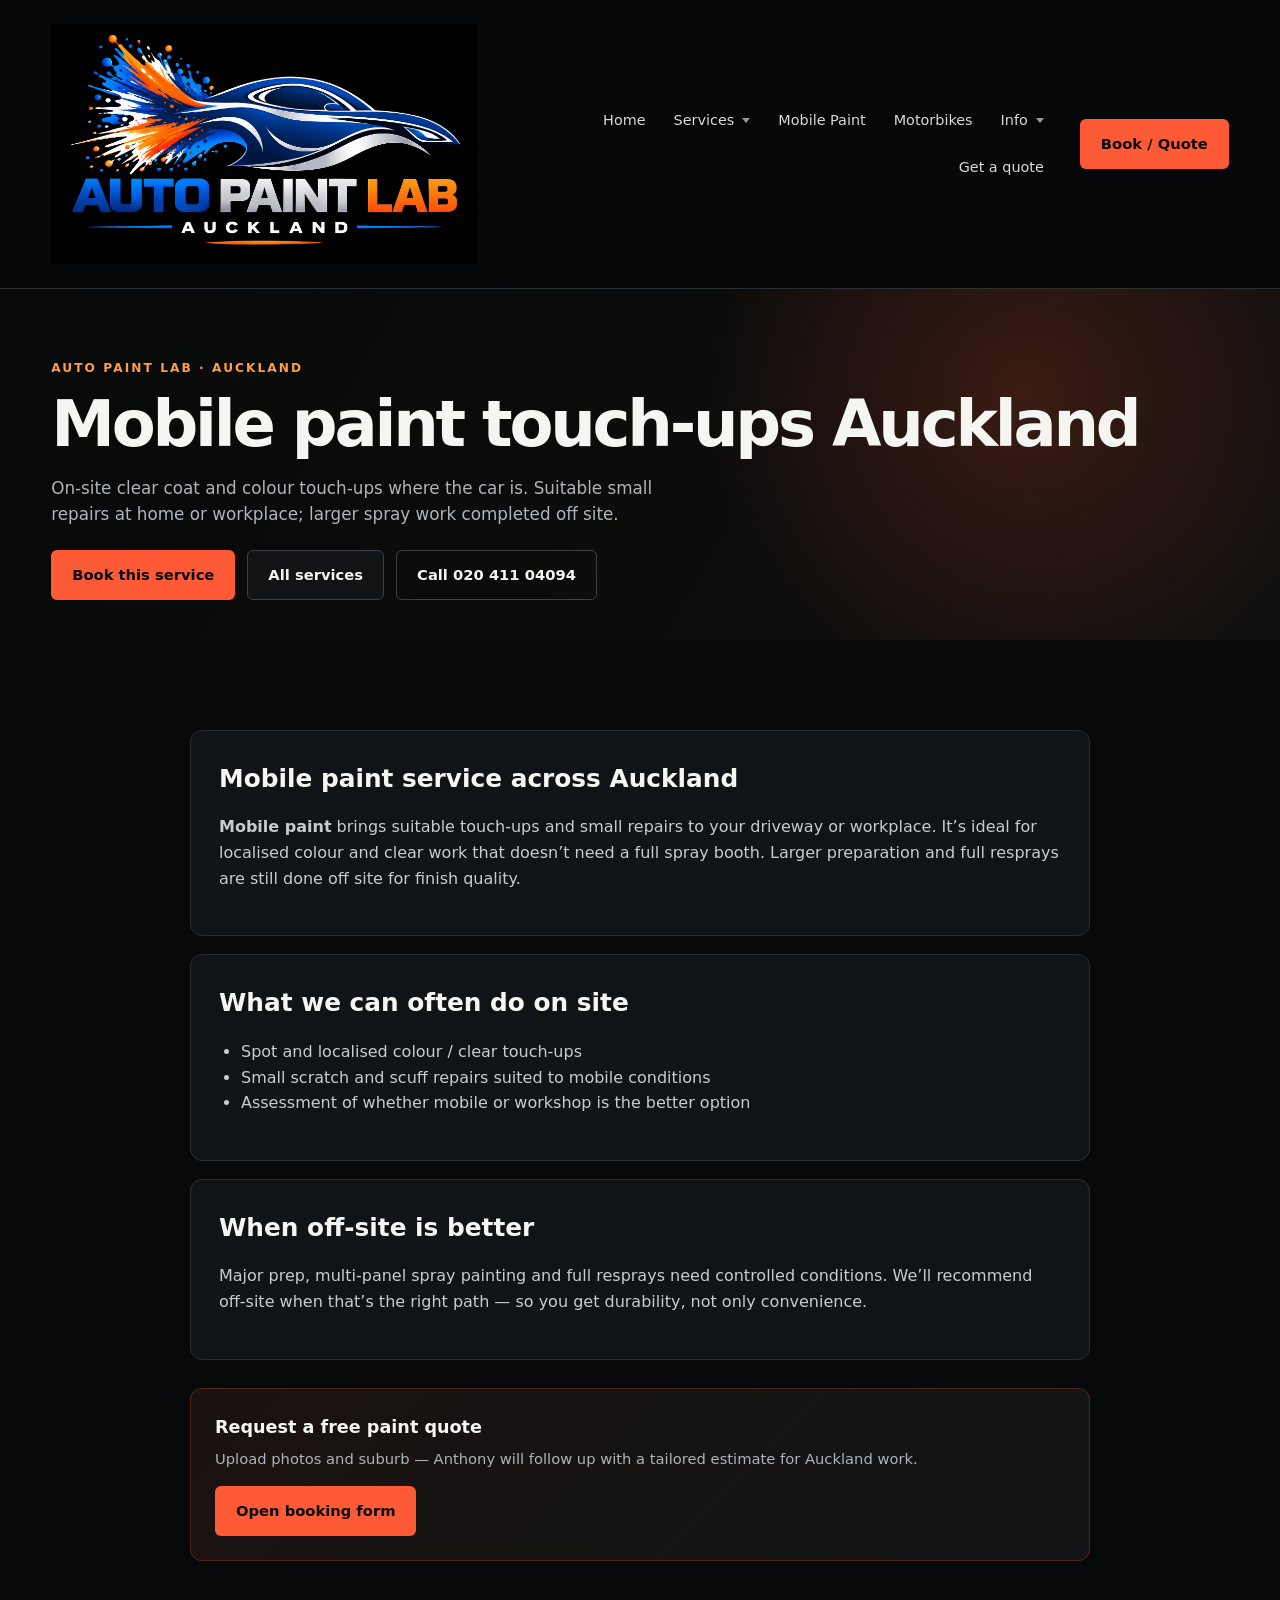
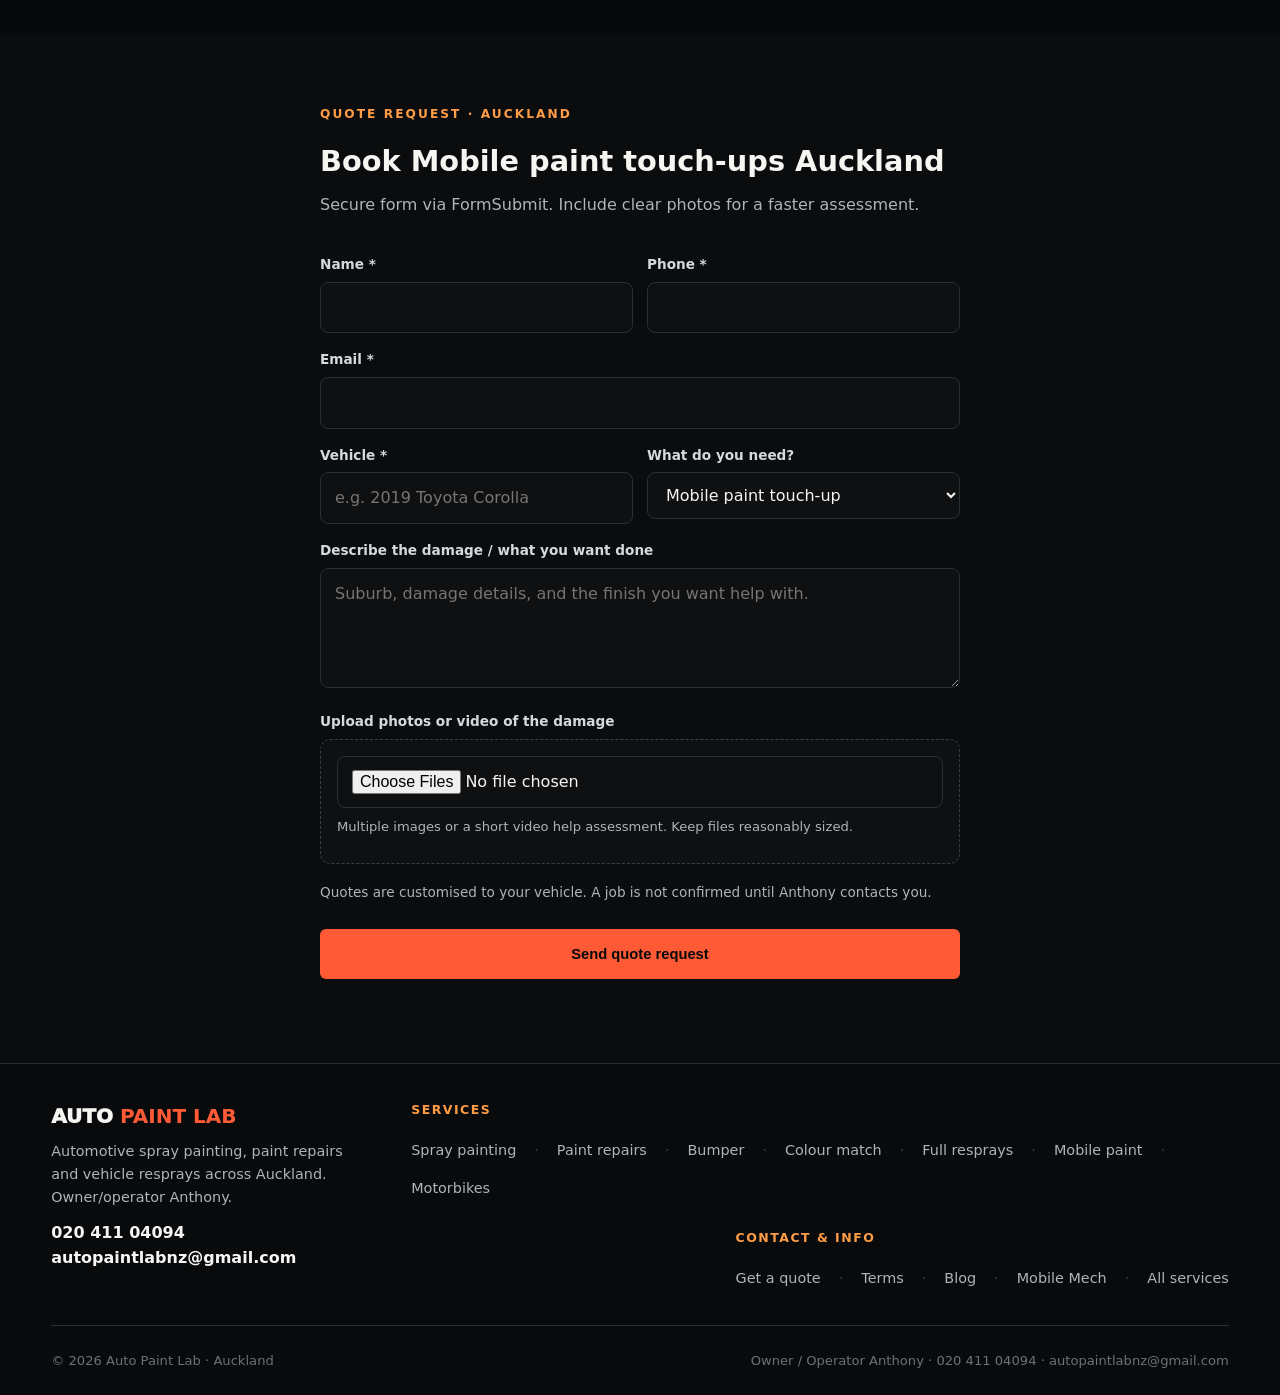
<file: mobile-paint.html>
<!doctype html>
<html lang="en-NZ">
<head>
<meta charset="utf-8">
<meta name="viewport" content="width=device-width,initial-scale=1">
<title>Mobile Car Paint Repairs Auckland | On-Site Touch-Ups | Auto Paint Lab</title>
<meta name="description" content="Mobile car paint repairs in Auckland for suitable touch-ups and localised paintwork at home or work. Larger resprays and multi-panel jobs are finished off-site.">
<meta name="keywords" content="mobile car paint Auckland, on-site paint repair, mobile spray painting Auckland, car paint touch up, mobile paint repair">
<meta name="robots" content="index,follow,max-image-preview:large">
<meta name="author" content="Auto Paint Lab">
<meta name="theme-color" content="#08090a">
<link rel="canonical" href="https://autopaintlab.co.nz/mobile-paint.html">
<meta property="og:title" content="Mobile Car Paint Repairs Auckland | On-Site Touch-Ups | Auto Paint Lab">
<meta property="og:description" content="On-site car paint touch-ups across Auckland where suitable. Larger spray and respray work completed off-site for a proper finish.">
<meta property="og:type" content="website">
<meta property="og:url" content="https://autopaintlab.co.nz/mobile-paint.html">
<meta property="og:site_name" content="Auto Paint Lab">
<meta property="og:image" content="https://autopaintlab.co.nz/og.jpg">
<meta property="og:image:alt" content="Auto Paint Lab Auckland automotive paint and refinishing">
<meta property="og:image:width" content="1200">
<meta property="og:image:height" content="630">
<meta property="og:locale" content="en_NZ">
<style>
:root{
  --bg:#070809;--card:#111417;--card2:#171b1f;--text:#f5f5f2;--muted:#aeb4ba;
  --line:#2a2f34;--accent:#ff5a36;--accent2:#ff9d46;--max:1180px;
  --header-h:auto;
}
*{box-sizing:border-box}
html{scroll-behavior:smooth}
body{margin:0;background:var(--bg);color:var(--text);font-family:Inter,system-ui,Arial,sans-serif;line-height:1.6}
a{color:inherit;text-decoration:none}
.wrap{width:min(92%,var(--max));margin:auto}
img{max-width:100%;height:auto;display:block}

/* ===== HEADER — logo ~3x larger ===== */
header{
  position:sticky;top:0;z-index:100;
  background:rgba(7,8,9,.95);backdrop-filter:blur(16px);
  border-bottom:1px solid var(--line);
}
.nav{
  min-height:220px;
  display:flex;align-items:center;justify-content:space-between;
  gap:16px;padding:24px 0;
}







.links{
  display:flex;align-items:center;gap:4px;
  font-size:.9rem;color:#d6d9dc;flex-wrap:wrap;justify-content:flex-end;
}
.links > a, .drop > button{
  display:inline-flex;align-items:center;gap:6px;
  padding:10px 12px;border-radius:6px;
  font:inherit;color:inherit;background:transparent;border:0;cursor:pointer;
  white-space:nowrap;
}
.links > a:hover, .drop > button:hover{color:var(--accent);background:rgba(255,255,255,.04)}
.drop{position:relative}
.drop > button::after{
  content:"";width:0;height:0;
  border-left:4px solid transparent;border-right:4px solid transparent;
  border-top:5px solid currentColor;opacity:.7;margin-left:2px;
}
.drop-menu{
  display:none;position:absolute;top:calc(100% + 4px);left:0;min-width:240px;
  background:#121518;border:1px solid var(--line);border-radius:10px;
  padding:8px;box-shadow:0 16px 40px rgba(0,0,0,.45);z-index:50;
}
.drop:hover .drop-menu, .drop:focus-within .drop-menu{display:block}
.drop-menu a{
  display:block;padding:10px 14px;border-radius:6px;font-size:.9rem;color:#d6d9dc;
}
.drop-menu a:hover{background:rgba(255,90,54,.12);color:var(--accent)}

.nav-cta{flex-shrink:0;margin-left:8px}
.btn{
  display:inline-flex;align-items:center;justify-content:center;gap:8px;
  padding:12px 20px;border-radius:6px;font-weight:850;border:1px solid transparent;
  cursor:pointer;font-size:.92rem;transition:transform .2s,box-shadow .2s,filter .2s;
}
.btn.primary{background:var(--accent);color:#080909}
.btn.primary:hover{transform:translateY(-2px);box-shadow:0 12px 28px rgba(255,90,54,.28);filter:brightness(1.05)}
.btn.secondary{border-color:#3a4045;background:#111315;color:var(--text)}
.btn.secondary:hover{border-color:var(--accent);color:var(--accent)}
.btn.ghost{border-color:#3a4045;background:transparent}

.nav-toggle{
  display:none;width:48px;height:48px;border-radius:8px;
  border:1px solid var(--line);background:#121518;color:var(--text);
  align-items:center;justify-content:center;cursor:pointer;font-size:1.3rem;
}
.mobile-panel{
  display:none;border-top:1px solid var(--line);padding:12px 0 18px;
  background:rgba(7,8,9,.98);
}
.mobile-panel.open{display:block}
.mobile-panel a, .mobile-panel .m-label{
  display:block;padding:12px 4px;border-bottom:1px solid rgba(42,47,52,.6);
  color:#d6d9dc;font-size:.95rem;
}
.mobile-panel .m-label{font-size:.72rem;letter-spacing:.14em;text-transform:uppercase;color:var(--accent2);font-weight:800;border:0;padding-top:16px}
.mobile-panel a:hover{color:var(--accent)}

@media(max-width:1100px){
  
  
  
  :root{--header-h:160px}
}
@media(max-width:960px){
  .links, .nav-cta{display:none}
  .nav-toggle{display:inline-flex}
  
  
  
  :root{--header-h:120px}
}

/* ===== HERO with car background ===== */
.eyebrow{text-transform:uppercase;letter-spacing:.17em;font-size:.76rem;font-weight:900;color:var(--accent2);margin-bottom:14px}
.hero{
  min-height:680px;display:flex;align-items:center;position:relative;overflow:hidden;
  background:
    linear-gradient(105deg, rgba(7,8,9,0.92) 0%, rgba(7,8,9,0.72) 42%, rgba(7,8,9,0.35) 100%),
    url('assets/images/hero-car.jpg');
  background-size:cover;
  background-position:center 40%;
  background-repeat:no-repeat;
}
.hero-in{position:relative;z-index:1;max-width:720px;padding:90px 0}
.hero h1{font-size:clamp(2.8rem,7vw,5.4rem);line-height:.94;letter-spacing:-.06em;margin:0 0 24px}
.hero h1 span{color:var(--accent)}
.hero p{max-width:580px;color:#d0d5d9;font-size:1.12rem;margin:0 0 32px}
.actions{display:flex;gap:12px;flex-wrap:wrap}

.strip{background:#101214;border-top:1px solid var(--line);border-bottom:1px solid var(--line);padding:18px 0}
.strip .wrap{display:flex;flex-wrap:wrap;gap:18px 28px;align-items:center;justify-content:space-between;font-size:.92rem;color:var(--muted)}
.strip strong{color:var(--text)}

section{padding:72px 0}
.intro{max-width:720px;margin-bottom:36px}
.intro h2{font-size:clamp(2rem,4vw,3rem);letter-spacing:-.04em;margin:0 0 14px;line-height:1.05}
.intro p{color:var(--muted);margin:0;font-size:1.05rem}

.grid{display:grid;gap:18px}
.grid-3{grid-template-columns:repeat(auto-fit,minmax(260px,1fr))}
.grid-2{grid-template-columns:repeat(auto-fit,minmax(300px,1fr))}

.card{
  background:var(--card);border:1px solid var(--line);border-radius:12px;
  padding:26px 24px;transition:transform .2s,border-color .2s,box-shadow .2s;
  display:flex;flex-direction:column;height:100%;
}
.card:hover{transform:translateY(-4px);border-color:rgba(255,90,54,.35);box-shadow:0 16px 36px rgba(0,0,0,.25)}
.card .icon{
  width:52px;height:52px;border-radius:12px;margin-bottom:16px;
  display:flex;align-items:center;justify-content:center;
  background:rgba(255,90,54,.12);border:1px solid rgba(255,90,54,.28);
  color:var(--accent);
}
.card .icon svg{width:28px;height:28px}
.card h3{margin:0 0 10px;font-size:1.22rem;letter-spacing:-.02em}
.card p{color:var(--muted);margin:0 0 18px;flex:1;font-size:.95rem}
.card a.more{color:var(--accent);font-weight:800;font-size:.9rem;margin-top:auto}
.card a.more:hover{color:var(--accent2)}

.dark{background:#0b0c0e}
.quote{background:linear-gradient(120deg,#12100e,#0c0d0f);border-top:1px solid var(--line);border-bottom:1px solid var(--line)}
.quotein{display:flex;align-items:center;justify-content:space-between;gap:24px;flex-wrap:wrap}
.quotein h2{margin:0 0 8px;font-size:clamp(1.8rem,3.5vw,2.6rem);letter-spacing:-.03em}
.quotein p{margin:0;color:var(--muted);max-width:520px}

.areas{display:flex;flex-wrap:wrap;gap:10px}
.area{
  background:var(--card2);border:1px solid var(--line);padding:8px 14px;
  border-radius:999px;font-size:.85rem;color:#c8cdd1;
}

/* ===== ESTIMATE ===== */
.estimate-section{background:#0b0d0f}
.estimate-box{border:1px solid var(--line);background:#111417;padding:28px;border-radius:12px;box-shadow:0 25px 70px rgba(0,0,0,.25)}
.estimate-grid{display:grid;grid-template-columns:1.15fr .85fr;gap:24px}
.estimate-form{display:grid;gap:16px}
.estimate-form label{display:grid;gap:7px;font-weight:800;font-size:.9rem}
.estimate-form select,.estimate-form input[type=file]{
  width:100%;background:#090b0c;color:#f5f5f2;border:1px solid #363c41;border-radius:6px;padding:13px;font:inherit
}
.estimate-form input[type=file]{padding:10px}
.estimate-form .pickup{display:flex;align-items:center;gap:10px;font-weight:700;font-size:.92rem}
.estimate-form .pickup input{width:auto}
.estimate-result{
  border:1px solid #493027;background:linear-gradient(145deg,#171211,#0b0d0f);
  padding:28px;display:flex;flex-direction:column;justify-content:center;min-height:280px;border-radius:10px
}
.result-label{font-size:.75rem;letter-spacing:.16em;color:var(--accent2);font-weight:900}
.result-price{font-size:clamp(2.4rem,5vw,4.2rem);line-height:1;font-weight:950;letter-spacing:-.06em;margin:14px 0}
.estimate-result p{color:var(--muted);margin:0 0 20px}
.photo-preview{display:flex;gap:8px;flex-wrap:wrap}
.photo-preview img{width:72px;height:72px;object-fit:cover;border:1px solid var(--line);border-radius:4px}
.estimate-note{margin-top:18px;color:#9ea5aa;font-size:.82rem}
.estimate-note strong{color:#d9dde0}
@media(max-width:800px){
  .estimate-grid{grid-template-columns:1fr}
  .estimate-result{min-height:200px}
}

/* ===== FOOTER horizontal ===== */
footer{border-top:1px solid var(--line);padding:36px 0 0;background:#090a0b}
.foot{
  display:flex;flex-wrap:wrap;align-items:flex-start;justify-content:space-between;
  gap:28px 40px;padding-bottom:28px;
}
.foot-brand{flex:1 1 220px;max-width:320px}
.foot-brand .logo{font-weight:950;font-size:1.25rem;margin-bottom:8px}
.foot-brand .logo b{color:var(--accent)}
.foot-brand p{color:var(--muted);margin:0 0 10px;font-size:.9rem}
.foot-cols{
  display:flex;flex-wrap:wrap;gap:28px 48px;flex:2 1 480px;justify-content:flex-end;
}
.foot-col h3{margin:0 0 12px;font-size:.78rem;letter-spacing:.12em;text-transform:uppercase;color:var(--accent2)}
.foot-col a,.foot-col span{display:block;color:var(--muted);margin:7px 0;font-size:.9rem}
.foot-col a:hover{color:var(--accent)}
.foot-links-row{
  display:flex;flex-wrap:wrap;gap:8px 18px;align-items:center;
}
.foot-links-row a{display:inline;margin:0;color:var(--muted);font-size:.9rem}
.foot-links-row a:hover{color:var(--accent)}
.foot-links-row .sep{color:#3a4045}
.copy{border-top:1px solid var(--line);padding:24px 0;color:#6b7278;font-size:.82rem;display:flex;flex-wrap:wrap;gap:8px 20px;justify-content:space-between}

/* Forms (booking pages) */
.form-wrap{max-width:640px}
.form label{display:block;font-size:.85rem;font-weight:700;margin:16px 0 6px;color:#d5d9dc}
.form input,.form select,.form textarea{
  width:100%;padding:12px 14px;border-radius:8px;border:1px solid var(--line);
  background:#0e1012;color:var(--text);font:inherit;
}
.form input:focus,.form select:focus,.form textarea:focus{
  outline:none;border-color:var(--accent);box-shadow:0 0 0 3px rgba(255,90,54,.15);
}
.form textarea{min-height:120px;resize:vertical}
.form .row{display:grid;grid-template-columns:1fr 1fr;gap:14px}
@media(max-width:560px){.form .row{grid-template-columns:1fr}}
.form .upload{border:1px dashed #3a4045;border-radius:10px;padding:16px;background:#0e1012}
.form .hint{font-size:.82rem;color:var(--muted);margin-top:8px}
.form .caption{font-size:.85rem;color:var(--muted);margin:18px 0}
.form .btn{width:100%;margin-top:8px;padding:16px}
.form .status{margin-top:12px;font-size:.9rem;color:var(--accent2)}
.preview{display:flex;flex-wrap:wrap;gap:8px;margin-top:10px}
.preview img{width:72px;height:72px;object-fit:cover;border-radius:6px;border:1px solid var(--line)}

.page-hero{padding:70px 0 40px;background:radial-gradient(circle at 80% 30%,rgba(255,90,54,.18),transparent 30%),linear-gradient(120deg,#070809,#12100e)}
.page-hero h1{font-size:clamp(2.4rem,5vw,4rem);letter-spacing:-.05em;margin:12px 0;line-height:1.02}
.page-hero p{color:var(--muted);max-width:640px;font-size:1.05rem}
.content-card{background:var(--card);border:1px solid var(--line);border-radius:12px;padding:28px;margin:18px 0}
.content-card h2{margin:0 0 12px;font-size:1.55rem}
.content-card p,.content-card li{color:#c7ccd0}
.content-card ul{padding-left:22px}
.service-cta{
  margin-top:28px;padding:24px;border-radius:12px;
  background:linear-gradient(135deg,#1a1210,#121416);border:1px solid rgba(255,90,54,.25);
  display:flex;flex-wrap:wrap;gap:16px;align-items:center;justify-content:space-between;
}

@media(max-width:800px){
  .hero{min-height:auto;background-position:70% center}
  .hero-in{padding:56px 0}
  .foot-cols{justify-content:flex-start}
}

.top-promo{
  background:linear-gradient(90deg,#1a100e,#121416 40%,#1a100e);
  border-bottom:1px solid rgba(255,90,54,.35);
  text-align:center;
}
.top-promo a{
  display:block;padding:14px 16px;
  font-weight:850;font-size:clamp(.95rem,2.2vw,1.15rem);
  letter-spacing:.02em;color:#fff;
  transition:background .2s,color .2s;
}
.top-promo a:hover{background:rgba(255,90,54,.15);color:var(--accent2)}
.top-promo a span{color:var(--accent);font-weight:900}








@media(max-width:1100px){
  
  
}
@media(max-width:960px){
  
  
  
}
@media(max-width:400px){
  
}


/* Brand — mark + wordmark, dark-header friendly */
.brand{
  display:flex;align-items:center;gap:12px;flex-shrink:0;
  text-decoration:none;color:inherit;min-width:0;
}
.brand-logo{height:240px;width:auto;max-width:480px;
  object-fit:contain;object-position:left center;
  border:none;border-radius:0;box-shadow:none;
  background:transparent;padding:0;display:block;flex-shrink:0;
}
.brand-text{
  display:flex;flex-direction:column;justify-content:center;
  line-height:1.08;gap:3px;min-width:0;
}
.brand-name{
  font-weight:900;letter-spacing:-.035em;font-size:1.28rem;
  text-transform:uppercase;color:#f3f4f2;white-space:nowrap;
}
.brand-name b{color:var(--accent);font-weight:900}
.brand-tag{
  font-size:.65rem;font-weight:700;letter-spacing:.13em;
  text-transform:uppercase;color:#8b9399;white-space:nowrap;
}
@media(max-width:1100px){
  .brand-logo{height:220px;max-width:440px}
  .brand-name{font-size:1.15rem}
}
@media(max-width:960px){
  .brand-logo{height:192px;max-width:380px}
  .brand-name{font-size:1.05rem}
  .brand-tag{font-size:.58rem;letter-spacing:.1em}
}
@media(max-width:380px){
  .brand-tag{display:none}
  .brand-name{font-size:.95rem}
}

</style>
<meta name="twitter:card" content="summary_large_image">
<meta name="twitter:title" content="Mobile Car Paint Repairs Auckland | On-Site Touch-Ups | Auto Paint Lab">
<meta name="twitter:description" content="On-site car paint touch-ups across Auckland where suitable. Larger spray and respray work completed off-site for a proper finish.">
<meta name="twitter:image" content="https://autopaintlab.co.nz/og.jpg">
<script type="application/ld+json">
{
  "@context": "https://schema.org",
  "@type": "Organization",
  "name": "Auto Paint Lab",
  "url": "https://autopaintlab.co.nz/",
  "logo": "https://autopaintlab.co.nz/assets/images/auto-paint-lab-logo-clean.webp",
  "telephone": "+642041104094",
  "description": "Independent automotive paint and refinishing service operating across Auckland, New Zealand.",
  "areaServed": {"@type": "City", "name": "Auckland", "sameAs": "https://www.wikidata.org/wiki/Q37100"}
}
</script>
<script type="application/ld+json">
{
  "@context": "https://schema.org",
  "@type": "WebSite",
  "name": "Auto Paint Lab",
  "url": "https://autopaintlab.co.nz/"
}
</script>
</head>
<body>
<header>
  <div class="wrap nav">
    <a class="brand" href="index.html" aria-label="Auto Paint Lab home">
      <img class="brand-logo" src="assets/images/auto-paint-lab-logo-clean.webp" alt="Auto Paint Lab Auckland logo" width="480" height="280">
    </a>
    <nav class="links" aria-label="Main">
      <a href="index.html">Home</a>
      <div class="drop">
        <button type="button" aria-haspopup="true">Services</button>
        <div class="drop-menu" role="menu">
          <a href="services.html">All services</a>
          <a href="spray-painting.html">Car spray painting</a>
          <a href="scratch-repairs.html">Scratch &amp; scuff repairs</a>
          <a href="bumper-painting.html">Bumper painting</a>
          <a href="colour-matching.html">Colour matching</a>
          <a href="panel-refinishing.html">Panel refinishing</a>
          <a href="full-respray.html">Full vehicle resprays</a>
          <a href="mobile-paint.html">Mobile paint</a>
          <a href="motorbike-resprays.html">Motorbike resprays</a>
        </div>
      </div>
      <a href="mobile-paint.html">Mobile Paint</a>
      <a href="motorbike-resprays.html">Motorbikes</a>
      <div class="drop">
        <button type="button" aria-haspopup="true">Info</button>
        <div class="drop-menu" role="menu">
          <a href="blog.html">Blog</a>
          <a href="mobile-mech.html">Mobile Mech partner</a>
          <a href="terms.html">Terms &amp; conditions</a>
          <a href="index.html#areas">Auckland areas</a>
        </div>
      </div>
      <a href="booking.html">Get a quote</a>
    </nav>
    <a class="btn primary nav-cta" href="booking.html">Book / Quote</a>
    <button class="nav-toggle" type="button" aria-label="Open menu" id="navToggle">☰</button>
  </div>
  <div class="mobile-panel wrap" id="mobilePanel">
    <a href="index.html">Home</a>
    <div class="m-label">Services</div>
    <a href="services.html">All services</a>
    <a href="spray-painting.html">Car spray painting</a>
    <a href="scratch-repairs.html">Scratch &amp; scuff repairs</a>
    <a href="bumper-painting.html">Bumper painting</a>
    <a href="colour-matching.html">Colour matching</a>
    <a href="panel-refinishing.html">Panel refinishing</a>
    <a href="full-respray.html">Full vehicle resprays</a>
    <a href="mobile-paint.html">Mobile paint</a>
    <a href="motorbike-resprays.html">Motorbike resprays</a>
    <div class="m-label">Info</div>
    <a href="blog.html">Blog</a>
    <a href="mobile-mech.html">Mobile Mech partner</a>
    <a href="terms.html">Terms &amp; conditions</a>
    <a href="booking.html">Get a quote</a>
    <a href="booking.html" class="btn primary" style="margin-top:14px;text-align:center">Book / Quote</a>
  </div>
</header>

<main>
  <section class="page-hero">
    <div class="wrap">
      <div class="eyebrow">Auto Paint Lab · Auckland</div>
      <h1>Mobile paint touch-ups Auckland</h1>
      <p>On-site clear coat and colour touch-ups where the car is. Suitable small repairs at home or workplace; larger spray work completed off site.</p>
      <div class="actions" style="margin-top:22px">
        <a class="btn primary" href="#book">Book this service</a>
        <a class="btn secondary" href="services.html">All services</a>
        <a class="btn ghost" href="tel:+642041104094">Call 020 411 04094</a>
      </div>
    </div>
  </section>
  <section>
    <div class="wrap" style="max-width:900px">
      
<div class="content-card">
<h2>Mobile paint service across Auckland</h2>
<p><strong>Mobile paint</strong> brings suitable touch-ups and small repairs to your driveway or workplace. It’s ideal for localised colour and clear work that doesn’t need a full spray booth. Larger preparation and full resprays are still done off site for finish quality.</p>
</div>
<div class="content-card">
<h2>What we can often do on site</h2>
<ul>
<li>Spot and localised colour / clear touch-ups</li>
<li>Small scratch and scuff repairs suited to mobile conditions</li>
<li>Assessment of whether mobile or workshop is the better option</li>
</ul>
</div>
<div class="content-card">
<h2>When off-site is better</h2>
<p>Major prep, multi-panel spray painting and full resprays need controlled conditions. We’ll recommend off-site when that’s the right path — so you get durability, not only convenience.</p>
</div>

      <div class="service-cta">
        <div>
          <strong style="font-size:1.1rem">Request a free paint quote</strong>
          <p style="margin:6px 0 0;color:var(--muted);font-size:.92rem">Upload photos and suburb — Anthony will follow up with a tailored estimate for Auckland work.</p>
        </div>
        <a class="btn primary" href="#book">Open booking form</a>
      </div>
    </div>
  </section>
  <section id="book" class="dark">
    <div class="wrap form-wrap">
      <div class="eyebrow">Quote request · Auckland</div>
      <h2 style="margin:0 0 8px;font-size:1.8rem">Book Mobile paint touch-ups Auckland</h2>
      <p style="color:var(--muted);margin:0 0 20px">Secure form via FormSubmit. Include clear photos for a faster assessment.</p>
      
<form class="form" id="quoteForm" action="https://formsubmit.co/autopaintlabnz@gmail.com" method="POST" enctype="multipart/form-data">
  <input type="hidden" name="_subject" value="New Auto Paint Lab Quote Request — Mobile paint">
  <input type="hidden" name="_captcha" value="false">
  <input type="hidden" name="_template" value="table">
  <input type="hidden" name="_next" value="https://autopaintlab.co.nz/booking.html?sent=1">
  <div class="row">
    <div><label for="name">Name *</label><input id="name" name="name" required autocomplete="name"></div>
    <div><label for="phone">Phone *</label><input id="phone" name="phone" required autocomplete="tel"></div>
  </div>
  <label for="email">Email *</label>
  <input id="email" type="email" name="email" required autocomplete="email">
  <div class="row">
    <div><label for="vehicle">Vehicle *</label><input id="vehicle" name="vehicle" placeholder="e.g. 2019 Toyota Corolla" required></div>
    <div>
      <label for="service">What do you need?</label>
      <select id="service" name="service"><option>Paint repair</option><option>Scratch / scuff repair</option><option>Bumper painting</option><option>Panel refinishing</option><option>Colour matching</option><option>Full respray</option><option selected>Mobile paint touch-up</option><option>Motorbike respray</option><option>Not sure — please assess</option></select>
    </div>
  </div>
  <label for="damage">Describe the damage / what you want done</label>
  <textarea id="damage" name="damage" placeholder="Suburb, damage details, and the finish you want help with."></textarea>
  <label for="files">Upload photos or video of the damage</label>
  <div class="upload">
    <input id="files" type="file" name="attachment" accept="image/*,video/*" multiple>
    <div class="hint">Multiple images or a short video help assessment. Keep files reasonably sized.</div>
    <div class="preview" id="preview"></div>
  </div>
  <p class="caption">Quotes are customised to your vehicle. A job is not confirmed until Anthony contacts you.</p>
  <button class="btn primary" type="submit">Send quote request</button>
  <div class="status" id="status"></div>
</form>
<script>
(function(){
  var input=document.getElementById('files'), prev=document.getElementById('preview'), form=document.getElementById('quoteForm'), status=document.getElementById('status');
  if(input&&prev){ input.addEventListener('change',function(){ prev.innerHTML=''; Array.from(input.files||[]).slice(0,8).forEach(function(f){ if(!f.type.startsWith('image/')) return; var img=document.createElement('img'); img.src=URL.createObjectURL(f); img.alt=f.name; prev.appendChild(img); }); }); }
  if(form){ form.addEventListener('submit',function(){ if(status) status.textContent='Sending… please wait.'; }); }
  if(new URLSearchParams(location.search).get('sent')==='1' && status){ status.textContent='Thanks — your request was sent. Anthony will be in touch shortly.'; status.style.color='#6ddf8c'; }
})();
</script>

    </div>
  </section>
</main>

<footer>
  <div class="wrap foot">
    <div class="foot-brand">
      <div class="logo">AUTO <b>PAINT LAB</b></div>
      <p>Automotive spray painting, paint repairs and vehicle resprays across Auckland. Owner/operator Anthony.</p>
      <a href="tel:+642041104094" style="color:var(--text);font-weight:800">020 411 04094</a><br>
      <a href="mailto:autopaintlabnz@gmail.com" style="color:var(--text);font-weight:700">autopaintlabnz@gmail.com</a>
    </div>
    <div class="foot-cols">
      <div class="foot-col">
        <h3>Services</h3>
        <div class="foot-links-row">
          <a href="spray-painting.html">Spray painting</a><span class="sep">·</span>
          <a href="scratch-repairs.html">Paint repairs</a><span class="sep">·</span>
          <a href="bumper-painting.html">Bumper</a><span class="sep">·</span>
          <a href="colour-matching.html">Colour match</a><span class="sep">·</span>
          <a href="full-respray.html">Full resprays</a><span class="sep">·</span>
          <a href="mobile-paint.html">Mobile paint</a><span class="sep">·</span>
          <a href="motorbike-resprays.html">Motorbikes</a>
        </div>
      </div>
      <div class="foot-col">
        <h3>Contact &amp; info</h3>
        <div class="foot-links-row">
          <a href="booking.html">Get a quote</a><span class="sep">·</span>
          <a href="terms.html">Terms</a><span class="sep">·</span>
          <a href="blog.html">Blog</a><span class="sep">·</span>
          <a href="mobile-mech.html">Mobile Mech</a><span class="sep">·</span>
          <a href="services.html">All services</a>
        </div>
      </div>
    </div>
  </div>
  <div class="wrap copy">
    <span>© 2026 Auto Paint Lab · Auckland</span>
    <span>Owner / Operator Anthony · 020 411 04094 · autopaintlabnz@gmail.com</span>
  </div>
</footer>
<script>
(function(){
  var t=document.getElementById('navToggle'), p=document.getElementById('mobilePanel');
  if(t&&p){t.addEventListener('click',function(){p.classList.toggle('open');});}
})();
</script>
</body>
</html>
</file>
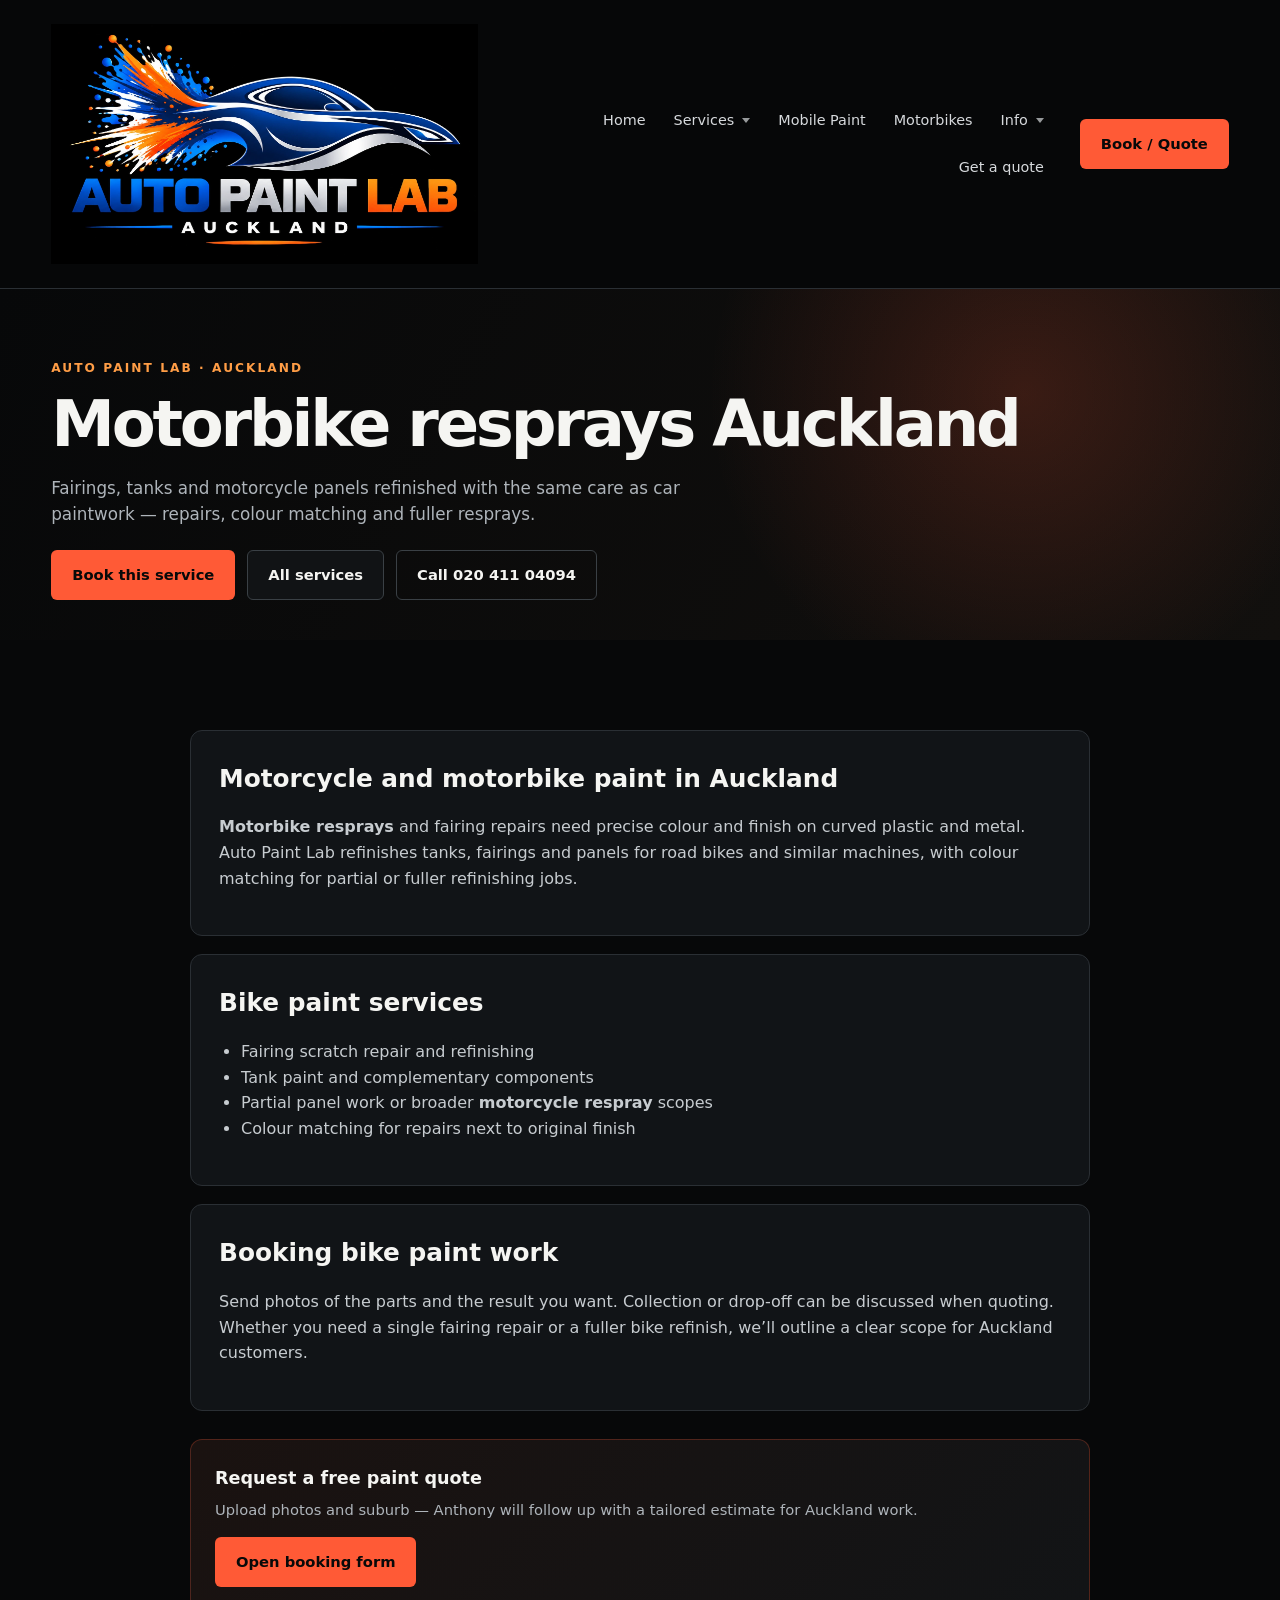
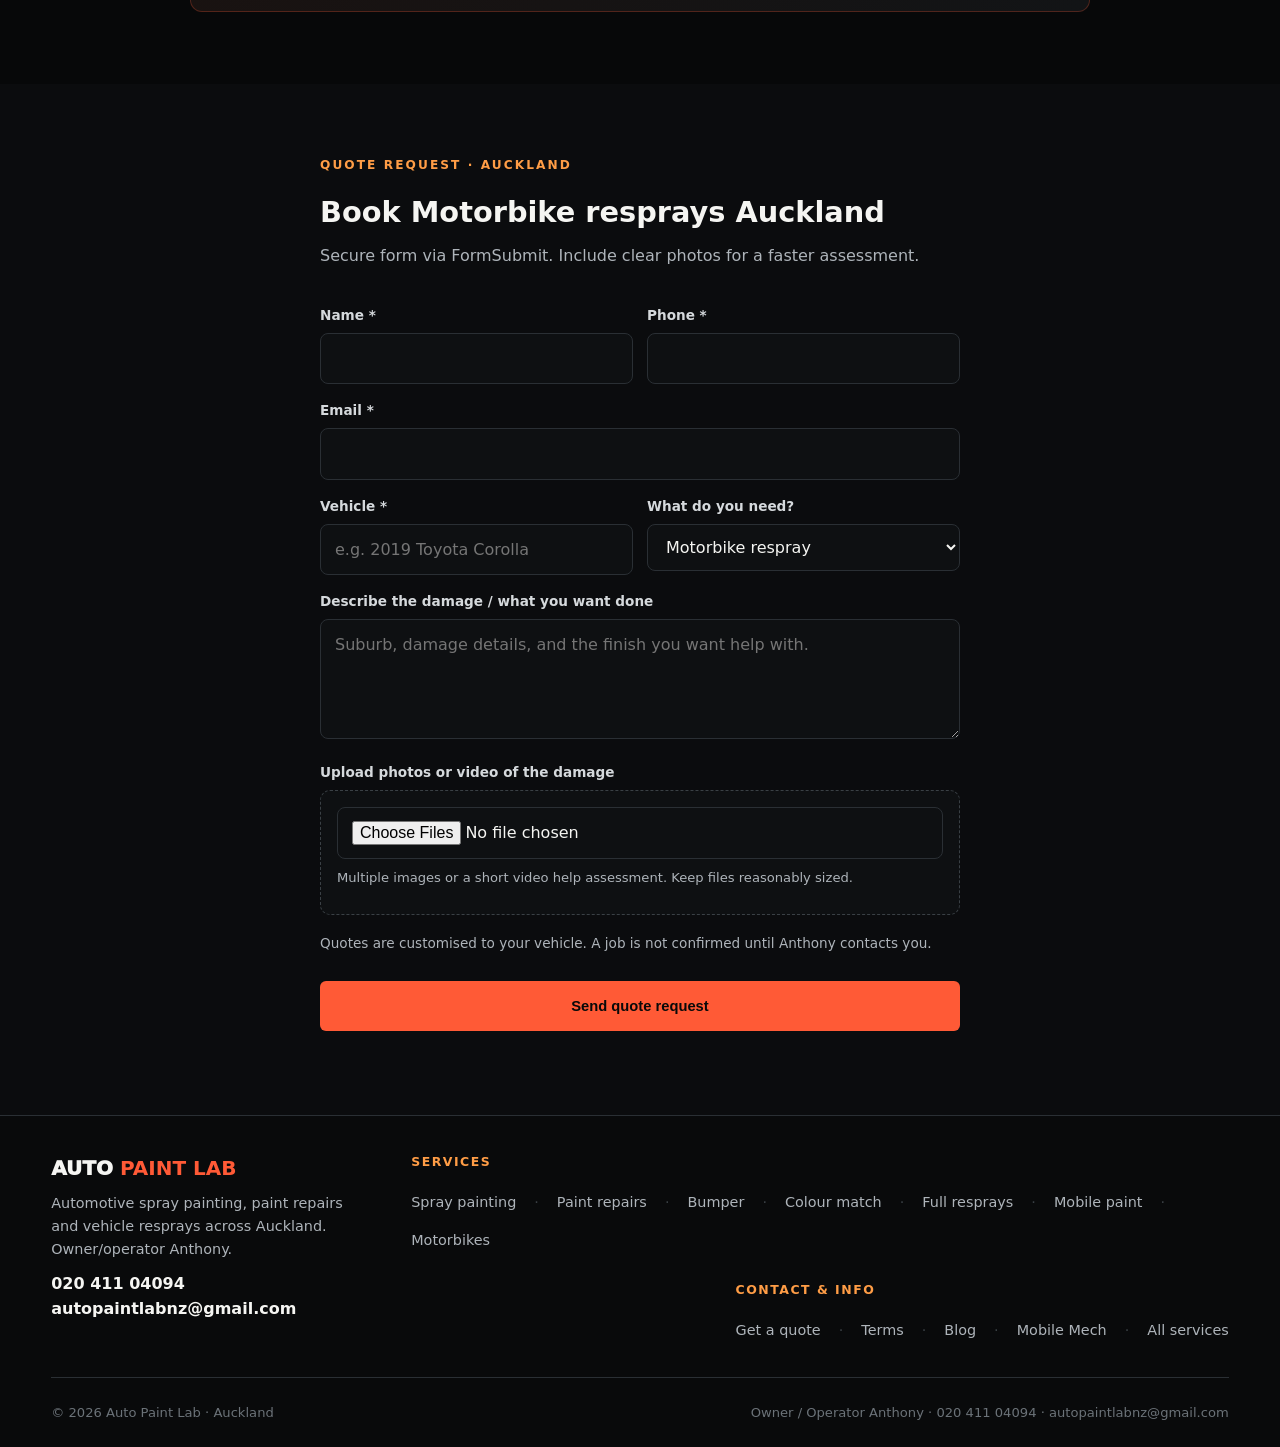
<file: motorbike-resprays.html>
<!doctype html>
<html lang="en-NZ">
<head>
<meta charset="utf-8">
<meta name="viewport" content="width=device-width,initial-scale=1">
<title>Motorbike Respray Auckland | Fairing & Tank Paint | Auto Paint Lab</title>
<meta name="description" content="Motorbike and motorcycle painting in Auckland — fairings, tanks and panels with colour matching or full refinishing. Independent spray work for bikes.">
<meta name="keywords" content="motorbike respray Auckland, motorcycle paint Auckland, fairing paint, motorcycle tank respray, bike paint Auckland">
<meta name="robots" content="index,follow,max-image-preview:large">
<meta name="author" content="Auto Paint Lab">
<meta name="theme-color" content="#08090a">
<link rel="canonical" href="https://autopaintlab.co.nz/motorbike-resprays.html">
<meta property="og:title" content="Motorbike Respray Auckland | Fairing & Tank Paint | Auto Paint Lab">
<meta property="og:description" content="Motorcycle and motorbike resprays in Auckland including fairings, tanks and panels with professional colour matching.">
<meta property="og:type" content="website">
<meta property="og:url" content="https://autopaintlab.co.nz/motorbike-resprays.html">
<meta property="og:site_name" content="Auto Paint Lab">
<meta property="og:image" content="https://autopaintlab.co.nz/og.jpg">
<meta property="og:image:alt" content="Auto Paint Lab Auckland automotive paint and refinishing">
<meta property="og:image:width" content="1200">
<meta property="og:image:height" content="630">
<meta property="og:locale" content="en_NZ">
<style>
:root{
  --bg:#070809;--card:#111417;--card2:#171b1f;--text:#f5f5f2;--muted:#aeb4ba;
  --line:#2a2f34;--accent:#ff5a36;--accent2:#ff9d46;--max:1180px;
  --header-h:auto;
}
*{box-sizing:border-box}
html{scroll-behavior:smooth}
body{margin:0;background:var(--bg);color:var(--text);font-family:Inter,system-ui,Arial,sans-serif;line-height:1.6}
a{color:inherit;text-decoration:none}
.wrap{width:min(92%,var(--max));margin:auto}
img{max-width:100%;height:auto;display:block}

/* ===== HEADER — logo ~3x larger ===== */
header{
  position:sticky;top:0;z-index:100;
  background:rgba(7,8,9,.95);backdrop-filter:blur(16px);
  border-bottom:1px solid var(--line);
}
.nav{
  min-height:220px;
  display:flex;align-items:center;justify-content:space-between;
  gap:16px;padding:24px 0;
}







.links{
  display:flex;align-items:center;gap:4px;
  font-size:.9rem;color:#d6d9dc;flex-wrap:wrap;justify-content:flex-end;
}
.links > a, .drop > button{
  display:inline-flex;align-items:center;gap:6px;
  padding:10px 12px;border-radius:6px;
  font:inherit;color:inherit;background:transparent;border:0;cursor:pointer;
  white-space:nowrap;
}
.links > a:hover, .drop > button:hover{color:var(--accent);background:rgba(255,255,255,.04)}
.drop{position:relative}
.drop > button::after{
  content:"";width:0;height:0;
  border-left:4px solid transparent;border-right:4px solid transparent;
  border-top:5px solid currentColor;opacity:.7;margin-left:2px;
}
.drop-menu{
  display:none;position:absolute;top:calc(100% + 4px);left:0;min-width:240px;
  background:#121518;border:1px solid var(--line);border-radius:10px;
  padding:8px;box-shadow:0 16px 40px rgba(0,0,0,.45);z-index:50;
}
.drop:hover .drop-menu, .drop:focus-within .drop-menu{display:block}
.drop-menu a{
  display:block;padding:10px 14px;border-radius:6px;font-size:.9rem;color:#d6d9dc;
}
.drop-menu a:hover{background:rgba(255,90,54,.12);color:var(--accent)}

.nav-cta{flex-shrink:0;margin-left:8px}
.btn{
  display:inline-flex;align-items:center;justify-content:center;gap:8px;
  padding:12px 20px;border-radius:6px;font-weight:850;border:1px solid transparent;
  cursor:pointer;font-size:.92rem;transition:transform .2s,box-shadow .2s,filter .2s;
}
.btn.primary{background:var(--accent);color:#080909}
.btn.primary:hover{transform:translateY(-2px);box-shadow:0 12px 28px rgba(255,90,54,.28);filter:brightness(1.05)}
.btn.secondary{border-color:#3a4045;background:#111315;color:var(--text)}
.btn.secondary:hover{border-color:var(--accent);color:var(--accent)}
.btn.ghost{border-color:#3a4045;background:transparent}

.nav-toggle{
  display:none;width:48px;height:48px;border-radius:8px;
  border:1px solid var(--line);background:#121518;color:var(--text);
  align-items:center;justify-content:center;cursor:pointer;font-size:1.3rem;
}
.mobile-panel{
  display:none;border-top:1px solid var(--line);padding:12px 0 18px;
  background:rgba(7,8,9,.98);
}
.mobile-panel.open{display:block}
.mobile-panel a, .mobile-panel .m-label{
  display:block;padding:12px 4px;border-bottom:1px solid rgba(42,47,52,.6);
  color:#d6d9dc;font-size:.95rem;
}
.mobile-panel .m-label{font-size:.72rem;letter-spacing:.14em;text-transform:uppercase;color:var(--accent2);font-weight:800;border:0;padding-top:16px}
.mobile-panel a:hover{color:var(--accent)}

@media(max-width:1100px){
  
  
  
  :root{--header-h:160px}
}
@media(max-width:960px){
  .links, .nav-cta{display:none}
  .nav-toggle{display:inline-flex}
  
  
  
  :root{--header-h:120px}
}

/* ===== HERO with car background ===== */
.eyebrow{text-transform:uppercase;letter-spacing:.17em;font-size:.76rem;font-weight:900;color:var(--accent2);margin-bottom:14px}
.hero{
  min-height:680px;display:flex;align-items:center;position:relative;overflow:hidden;
  background:
    linear-gradient(105deg, rgba(7,8,9,0.92) 0%, rgba(7,8,9,0.72) 42%, rgba(7,8,9,0.35) 100%),
    url('assets/images/hero-car.jpg');
  background-size:cover;
  background-position:center 40%;
  background-repeat:no-repeat;
}
.hero-in{position:relative;z-index:1;max-width:720px;padding:90px 0}
.hero h1{font-size:clamp(2.8rem,7vw,5.4rem);line-height:.94;letter-spacing:-.06em;margin:0 0 24px}
.hero h1 span{color:var(--accent)}
.hero p{max-width:580px;color:#d0d5d9;font-size:1.12rem;margin:0 0 32px}
.actions{display:flex;gap:12px;flex-wrap:wrap}

.strip{background:#101214;border-top:1px solid var(--line);border-bottom:1px solid var(--line);padding:18px 0}
.strip .wrap{display:flex;flex-wrap:wrap;gap:18px 28px;align-items:center;justify-content:space-between;font-size:.92rem;color:var(--muted)}
.strip strong{color:var(--text)}

section{padding:72px 0}
.intro{max-width:720px;margin-bottom:36px}
.intro h2{font-size:clamp(2rem,4vw,3rem);letter-spacing:-.04em;margin:0 0 14px;line-height:1.05}
.intro p{color:var(--muted);margin:0;font-size:1.05rem}

.grid{display:grid;gap:18px}
.grid-3{grid-template-columns:repeat(auto-fit,minmax(260px,1fr))}
.grid-2{grid-template-columns:repeat(auto-fit,minmax(300px,1fr))}

.card{
  background:var(--card);border:1px solid var(--line);border-radius:12px;
  padding:26px 24px;transition:transform .2s,border-color .2s,box-shadow .2s;
  display:flex;flex-direction:column;height:100%;
}
.card:hover{transform:translateY(-4px);border-color:rgba(255,90,54,.35);box-shadow:0 16px 36px rgba(0,0,0,.25)}
.card .icon{
  width:52px;height:52px;border-radius:12px;margin-bottom:16px;
  display:flex;align-items:center;justify-content:center;
  background:rgba(255,90,54,.12);border:1px solid rgba(255,90,54,.28);
  color:var(--accent);
}
.card .icon svg{width:28px;height:28px}
.card h3{margin:0 0 10px;font-size:1.22rem;letter-spacing:-.02em}
.card p{color:var(--muted);margin:0 0 18px;flex:1;font-size:.95rem}
.card a.more{color:var(--accent);font-weight:800;font-size:.9rem;margin-top:auto}
.card a.more:hover{color:var(--accent2)}

.dark{background:#0b0c0e}
.quote{background:linear-gradient(120deg,#12100e,#0c0d0f);border-top:1px solid var(--line);border-bottom:1px solid var(--line)}
.quotein{display:flex;align-items:center;justify-content:space-between;gap:24px;flex-wrap:wrap}
.quotein h2{margin:0 0 8px;font-size:clamp(1.8rem,3.5vw,2.6rem);letter-spacing:-.03em}
.quotein p{margin:0;color:var(--muted);max-width:520px}

.areas{display:flex;flex-wrap:wrap;gap:10px}
.area{
  background:var(--card2);border:1px solid var(--line);padding:8px 14px;
  border-radius:999px;font-size:.85rem;color:#c8cdd1;
}

/* ===== ESTIMATE ===== */
.estimate-section{background:#0b0d0f}
.estimate-box{border:1px solid var(--line);background:#111417;padding:28px;border-radius:12px;box-shadow:0 25px 70px rgba(0,0,0,.25)}
.estimate-grid{display:grid;grid-template-columns:1.15fr .85fr;gap:24px}
.estimate-form{display:grid;gap:16px}
.estimate-form label{display:grid;gap:7px;font-weight:800;font-size:.9rem}
.estimate-form select,.estimate-form input[type=file]{
  width:100%;background:#090b0c;color:#f5f5f2;border:1px solid #363c41;border-radius:6px;padding:13px;font:inherit
}
.estimate-form input[type=file]{padding:10px}
.estimate-form .pickup{display:flex;align-items:center;gap:10px;font-weight:700;font-size:.92rem}
.estimate-form .pickup input{width:auto}
.estimate-result{
  border:1px solid #493027;background:linear-gradient(145deg,#171211,#0b0d0f);
  padding:28px;display:flex;flex-direction:column;justify-content:center;min-height:280px;border-radius:10px
}
.result-label{font-size:.75rem;letter-spacing:.16em;color:var(--accent2);font-weight:900}
.result-price{font-size:clamp(2.4rem,5vw,4.2rem);line-height:1;font-weight:950;letter-spacing:-.06em;margin:14px 0}
.estimate-result p{color:var(--muted);margin:0 0 20px}
.photo-preview{display:flex;gap:8px;flex-wrap:wrap}
.photo-preview img{width:72px;height:72px;object-fit:cover;border:1px solid var(--line);border-radius:4px}
.estimate-note{margin-top:18px;color:#9ea5aa;font-size:.82rem}
.estimate-note strong{color:#d9dde0}
@media(max-width:800px){
  .estimate-grid{grid-template-columns:1fr}
  .estimate-result{min-height:200px}
}

/* ===== FOOTER horizontal ===== */
footer{border-top:1px solid var(--line);padding:36px 0 0;background:#090a0b}
.foot{
  display:flex;flex-wrap:wrap;align-items:flex-start;justify-content:space-between;
  gap:28px 40px;padding-bottom:28px;
}
.foot-brand{flex:1 1 220px;max-width:320px}
.foot-brand .logo{font-weight:950;font-size:1.25rem;margin-bottom:8px}
.foot-brand .logo b{color:var(--accent)}
.foot-brand p{color:var(--muted);margin:0 0 10px;font-size:.9rem}
.foot-cols{
  display:flex;flex-wrap:wrap;gap:28px 48px;flex:2 1 480px;justify-content:flex-end;
}
.foot-col h3{margin:0 0 12px;font-size:.78rem;letter-spacing:.12em;text-transform:uppercase;color:var(--accent2)}
.foot-col a,.foot-col span{display:block;color:var(--muted);margin:7px 0;font-size:.9rem}
.foot-col a:hover{color:var(--accent)}
.foot-links-row{
  display:flex;flex-wrap:wrap;gap:8px 18px;align-items:center;
}
.foot-links-row a{display:inline;margin:0;color:var(--muted);font-size:.9rem}
.foot-links-row a:hover{color:var(--accent)}
.foot-links-row .sep{color:#3a4045}
.copy{border-top:1px solid var(--line);padding:24px 0;color:#6b7278;font-size:.82rem;display:flex;flex-wrap:wrap;gap:8px 20px;justify-content:space-between}

/* Forms (booking pages) */
.form-wrap{max-width:640px}
.form label{display:block;font-size:.85rem;font-weight:700;margin:16px 0 6px;color:#d5d9dc}
.form input,.form select,.form textarea{
  width:100%;padding:12px 14px;border-radius:8px;border:1px solid var(--line);
  background:#0e1012;color:var(--text);font:inherit;
}
.form input:focus,.form select:focus,.form textarea:focus{
  outline:none;border-color:var(--accent);box-shadow:0 0 0 3px rgba(255,90,54,.15);
}
.form textarea{min-height:120px;resize:vertical}
.form .row{display:grid;grid-template-columns:1fr 1fr;gap:14px}
@media(max-width:560px){.form .row{grid-template-columns:1fr}}
.form .upload{border:1px dashed #3a4045;border-radius:10px;padding:16px;background:#0e1012}
.form .hint{font-size:.82rem;color:var(--muted);margin-top:8px}
.form .caption{font-size:.85rem;color:var(--muted);margin:18px 0}
.form .btn{width:100%;margin-top:8px;padding:16px}
.form .status{margin-top:12px;font-size:.9rem;color:var(--accent2)}
.preview{display:flex;flex-wrap:wrap;gap:8px;margin-top:10px}
.preview img{width:72px;height:72px;object-fit:cover;border-radius:6px;border:1px solid var(--line)}

.page-hero{padding:70px 0 40px;background:radial-gradient(circle at 80% 30%,rgba(255,90,54,.18),transparent 30%),linear-gradient(120deg,#070809,#12100e)}
.page-hero h1{font-size:clamp(2.4rem,5vw,4rem);letter-spacing:-.05em;margin:12px 0;line-height:1.02}
.page-hero p{color:var(--muted);max-width:640px;font-size:1.05rem}
.content-card{background:var(--card);border:1px solid var(--line);border-radius:12px;padding:28px;margin:18px 0}
.content-card h2{margin:0 0 12px;font-size:1.55rem}
.content-card p,.content-card li{color:#c7ccd0}
.content-card ul{padding-left:22px}
.service-cta{
  margin-top:28px;padding:24px;border-radius:12px;
  background:linear-gradient(135deg,#1a1210,#121416);border:1px solid rgba(255,90,54,.25);
  display:flex;flex-wrap:wrap;gap:16px;align-items:center;justify-content:space-between;
}

@media(max-width:800px){
  .hero{min-height:auto;background-position:70% center}
  .hero-in{padding:56px 0}
  .foot-cols{justify-content:flex-start}
}

.top-promo{
  background:linear-gradient(90deg,#1a100e,#121416 40%,#1a100e);
  border-bottom:1px solid rgba(255,90,54,.35);
  text-align:center;
}
.top-promo a{
  display:block;padding:14px 16px;
  font-weight:850;font-size:clamp(.95rem,2.2vw,1.15rem);
  letter-spacing:.02em;color:#fff;
  transition:background .2s,color .2s;
}
.top-promo a:hover{background:rgba(255,90,54,.15);color:var(--accent2)}
.top-promo a span{color:var(--accent);font-weight:900}








@media(max-width:1100px){
  
  
}
@media(max-width:960px){
  
  
  
}
@media(max-width:400px){
  
}


/* Brand — mark + wordmark, dark-header friendly */
.brand{
  display:flex;align-items:center;gap:12px;flex-shrink:0;
  text-decoration:none;color:inherit;min-width:0;
}
.brand-logo{height:240px;width:auto;max-width:480px;
  object-fit:contain;object-position:left center;
  border:none;border-radius:0;box-shadow:none;
  background:transparent;padding:0;display:block;flex-shrink:0;
}
.brand-text{
  display:flex;flex-direction:column;justify-content:center;
  line-height:1.08;gap:3px;min-width:0;
}
.brand-name{
  font-weight:900;letter-spacing:-.035em;font-size:1.28rem;
  text-transform:uppercase;color:#f3f4f2;white-space:nowrap;
}
.brand-name b{color:var(--accent);font-weight:900}
.brand-tag{
  font-size:.65rem;font-weight:700;letter-spacing:.13em;
  text-transform:uppercase;color:#8b9399;white-space:nowrap;
}
@media(max-width:1100px){
  .brand-logo{height:220px;max-width:440px}
  .brand-name{font-size:1.15rem}
}
@media(max-width:960px){
  .brand-logo{height:192px;max-width:380px}
  .brand-name{font-size:1.05rem}
  .brand-tag{font-size:.58rem;letter-spacing:.1em}
}
@media(max-width:380px){
  .brand-tag{display:none}
  .brand-name{font-size:.95rem}
}

</style>
<meta name="twitter:card" content="summary_large_image">
<meta name="twitter:title" content="Motorbike Respray Auckland | Fairing & Tank Paint | Auto Paint Lab">
<meta name="twitter:description" content="Motorcycle and motorbike resprays in Auckland including fairings, tanks and panels with professional colour matching.">
<meta name="twitter:image" content="https://autopaintlab.co.nz/og.jpg">
<script type="application/ld+json">
{
  "@context": "https://schema.org",
  "@type": "Organization",
  "name": "Auto Paint Lab",
  "url": "https://autopaintlab.co.nz/",
  "logo": "https://autopaintlab.co.nz/assets/images/auto-paint-lab-logo-clean.webp",
  "telephone": "+642041104094",
  "description": "Independent automotive paint and refinishing service operating across Auckland, New Zealand.",
  "areaServed": {"@type": "City", "name": "Auckland", "sameAs": "https://www.wikidata.org/wiki/Q37100"}
}
</script>
<script type="application/ld+json">
{
  "@context": "https://schema.org",
  "@type": "WebSite",
  "name": "Auto Paint Lab",
  "url": "https://autopaintlab.co.nz/"
}
</script>
</head>
<body>
<header>
  <div class="wrap nav">
    <a class="brand" href="index.html" aria-label="Auto Paint Lab home">
      <img class="brand-logo" src="assets/images/auto-paint-lab-logo-clean.webp" alt="Auto Paint Lab Auckland logo" width="480" height="280">
    </a>
    <nav class="links" aria-label="Main">
      <a href="index.html">Home</a>
      <div class="drop">
        <button type="button" aria-haspopup="true">Services</button>
        <div class="drop-menu" role="menu">
          <a href="services.html">All services</a>
          <a href="spray-painting.html">Car spray painting</a>
          <a href="scratch-repairs.html">Scratch &amp; scuff repairs</a>
          <a href="bumper-painting.html">Bumper painting</a>
          <a href="colour-matching.html">Colour matching</a>
          <a href="panel-refinishing.html">Panel refinishing</a>
          <a href="full-respray.html">Full vehicle resprays</a>
          <a href="mobile-paint.html">Mobile paint</a>
          <a href="motorbike-resprays.html">Motorbike resprays</a>
        </div>
      </div>
      <a href="mobile-paint.html">Mobile Paint</a>
      <a href="motorbike-resprays.html">Motorbikes</a>
      <div class="drop">
        <button type="button" aria-haspopup="true">Info</button>
        <div class="drop-menu" role="menu">
          <a href="blog.html">Blog</a>
          <a href="mobile-mech.html">Mobile Mech partner</a>
          <a href="terms.html">Terms &amp; conditions</a>
          <a href="index.html#areas">Auckland areas</a>
        </div>
      </div>
      <a href="booking.html">Get a quote</a>
    </nav>
    <a class="btn primary nav-cta" href="booking.html">Book / Quote</a>
    <button class="nav-toggle" type="button" aria-label="Open menu" id="navToggle">☰</button>
  </div>
  <div class="mobile-panel wrap" id="mobilePanel">
    <a href="index.html">Home</a>
    <div class="m-label">Services</div>
    <a href="services.html">All services</a>
    <a href="spray-painting.html">Car spray painting</a>
    <a href="scratch-repairs.html">Scratch &amp; scuff repairs</a>
    <a href="bumper-painting.html">Bumper painting</a>
    <a href="colour-matching.html">Colour matching</a>
    <a href="panel-refinishing.html">Panel refinishing</a>
    <a href="full-respray.html">Full vehicle resprays</a>
    <a href="mobile-paint.html">Mobile paint</a>
    <a href="motorbike-resprays.html">Motorbike resprays</a>
    <div class="m-label">Info</div>
    <a href="blog.html">Blog</a>
    <a href="mobile-mech.html">Mobile Mech partner</a>
    <a href="terms.html">Terms &amp; conditions</a>
    <a href="booking.html">Get a quote</a>
    <a href="booking.html" class="btn primary" style="margin-top:14px;text-align:center">Book / Quote</a>
  </div>
</header>

<main>
  <section class="page-hero">
    <div class="wrap">
      <div class="eyebrow">Auto Paint Lab · Auckland</div>
      <h1>Motorbike resprays Auckland</h1>
      <p>Fairings, tanks and motorcycle panels refinished with the same care as car paintwork — repairs, colour matching and fuller resprays.</p>
      <div class="actions" style="margin-top:22px">
        <a class="btn primary" href="#book">Book this service</a>
        <a class="btn secondary" href="services.html">All services</a>
        <a class="btn ghost" href="tel:+642041104094">Call 020 411 04094</a>
      </div>
    </div>
  </section>
  <section>
    <div class="wrap" style="max-width:900px">
      
<div class="content-card">
<h2>Motorcycle and motorbike paint in Auckland</h2>
<p><strong>Motorbike resprays</strong> and fairing repairs need precise colour and finish on curved plastic and metal. Auto Paint Lab refinishes tanks, fairings and panels for road bikes and similar machines, with colour matching for partial or fuller refinishing jobs.</p>
</div>
<div class="content-card">
<h2>Bike paint services</h2>
<ul>
<li>Fairing scratch repair and refinishing</li>
<li>Tank paint and complementary components</li>
<li>Partial panel work or broader <strong>motorcycle respray</strong> scopes</li>
<li>Colour matching for repairs next to original finish</li>
</ul>
</div>
<div class="content-card">
<h2>Booking bike paint work</h2>
<p>Send photos of the parts and the result you want. Collection or drop-off can be discussed when quoting. Whether you need a single fairing repair or a fuller bike refinish, we’ll outline a clear scope for Auckland customers.</p>
</div>

      <div class="service-cta">
        <div>
          <strong style="font-size:1.1rem">Request a free paint quote</strong>
          <p style="margin:6px 0 0;color:var(--muted);font-size:.92rem">Upload photos and suburb — Anthony will follow up with a tailored estimate for Auckland work.</p>
        </div>
        <a class="btn primary" href="#book">Open booking form</a>
      </div>
    </div>
  </section>
  <section id="book" class="dark">
    <div class="wrap form-wrap">
      <div class="eyebrow">Quote request · Auckland</div>
      <h2 style="margin:0 0 8px;font-size:1.8rem">Book Motorbike resprays Auckland</h2>
      <p style="color:var(--muted);margin:0 0 20px">Secure form via FormSubmit. Include clear photos for a faster assessment.</p>
      
<form class="form" id="quoteForm" action="https://formsubmit.co/autopaintlabnz@gmail.com" method="POST" enctype="multipart/form-data">
  <input type="hidden" name="_subject" value="New Auto Paint Lab Quote Request — Motorbike">
  <input type="hidden" name="_captcha" value="false">
  <input type="hidden" name="_template" value="table">
  <input type="hidden" name="_next" value="https://autopaintlab.co.nz/booking.html?sent=1">
  <div class="row">
    <div><label for="name">Name *</label><input id="name" name="name" required autocomplete="name"></div>
    <div><label for="phone">Phone *</label><input id="phone" name="phone" required autocomplete="tel"></div>
  </div>
  <label for="email">Email *</label>
  <input id="email" type="email" name="email" required autocomplete="email">
  <div class="row">
    <div><label for="vehicle">Vehicle *</label><input id="vehicle" name="vehicle" placeholder="e.g. 2019 Toyota Corolla" required></div>
    <div>
      <label for="service">What do you need?</label>
      <select id="service" name="service"><option>Paint repair</option><option>Scratch / scuff repair</option><option>Bumper painting</option><option>Panel refinishing</option><option>Colour matching</option><option>Full respray</option><option>Mobile paint touch-up</option><option selected>Motorbike respray</option><option>Not sure — please assess</option></select>
    </div>
  </div>
  <label for="damage">Describe the damage / what you want done</label>
  <textarea id="damage" name="damage" placeholder="Suburb, damage details, and the finish you want help with."></textarea>
  <label for="files">Upload photos or video of the damage</label>
  <div class="upload">
    <input id="files" type="file" name="attachment" accept="image/*,video/*" multiple>
    <div class="hint">Multiple images or a short video help assessment. Keep files reasonably sized.</div>
    <div class="preview" id="preview"></div>
  </div>
  <p class="caption">Quotes are customised to your vehicle. A job is not confirmed until Anthony contacts you.</p>
  <button class="btn primary" type="submit">Send quote request</button>
  <div class="status" id="status"></div>
</form>
<script>
(function(){
  var input=document.getElementById('files'), prev=document.getElementById('preview'), form=document.getElementById('quoteForm'), status=document.getElementById('status');
  if(input&&prev){ input.addEventListener('change',function(){ prev.innerHTML=''; Array.from(input.files||[]).slice(0,8).forEach(function(f){ if(!f.type.startsWith('image/')) return; var img=document.createElement('img'); img.src=URL.createObjectURL(f); img.alt=f.name; prev.appendChild(img); }); }); }
  if(form){ form.addEventListener('submit',function(){ if(status) status.textContent='Sending… please wait.'; }); }
  if(new URLSearchParams(location.search).get('sent')==='1' && status){ status.textContent='Thanks — your request was sent. Anthony will be in touch shortly.'; status.style.color='#6ddf8c'; }
})();
</script>

    </div>
  </section>
</main>

<footer>
  <div class="wrap foot">
    <div class="foot-brand">
      <div class="logo">AUTO <b>PAINT LAB</b></div>
      <p>Automotive spray painting, paint repairs and vehicle resprays across Auckland. Owner/operator Anthony.</p>
      <a href="tel:+642041104094" style="color:var(--text);font-weight:800">020 411 04094</a><br>
      <a href="mailto:autopaintlabnz@gmail.com" style="color:var(--text);font-weight:700">autopaintlabnz@gmail.com</a>
    </div>
    <div class="foot-cols">
      <div class="foot-col">
        <h3>Services</h3>
        <div class="foot-links-row">
          <a href="spray-painting.html">Spray painting</a><span class="sep">·</span>
          <a href="scratch-repairs.html">Paint repairs</a><span class="sep">·</span>
          <a href="bumper-painting.html">Bumper</a><span class="sep">·</span>
          <a href="colour-matching.html">Colour match</a><span class="sep">·</span>
          <a href="full-respray.html">Full resprays</a><span class="sep">·</span>
          <a href="mobile-paint.html">Mobile paint</a><span class="sep">·</span>
          <a href="motorbike-resprays.html">Motorbikes</a>
        </div>
      </div>
      <div class="foot-col">
        <h3>Contact &amp; info</h3>
        <div class="foot-links-row">
          <a href="booking.html">Get a quote</a><span class="sep">·</span>
          <a href="terms.html">Terms</a><span class="sep">·</span>
          <a href="blog.html">Blog</a><span class="sep">·</span>
          <a href="mobile-mech.html">Mobile Mech</a><span class="sep">·</span>
          <a href="services.html">All services</a>
        </div>
      </div>
    </div>
  </div>
  <div class="wrap copy">
    <span>© 2026 Auto Paint Lab · Auckland</span>
    <span>Owner / Operator Anthony · 020 411 04094 · autopaintlabnz@gmail.com</span>
  </div>
</footer>
<script>
(function(){
  var t=document.getElementById('navToggle'), p=document.getElementById('mobilePanel');
  if(t&&p){t.addEventListener('click',function(){p.classList.toggle('open');});}
})();
</script>
</body>
</html>
</file>
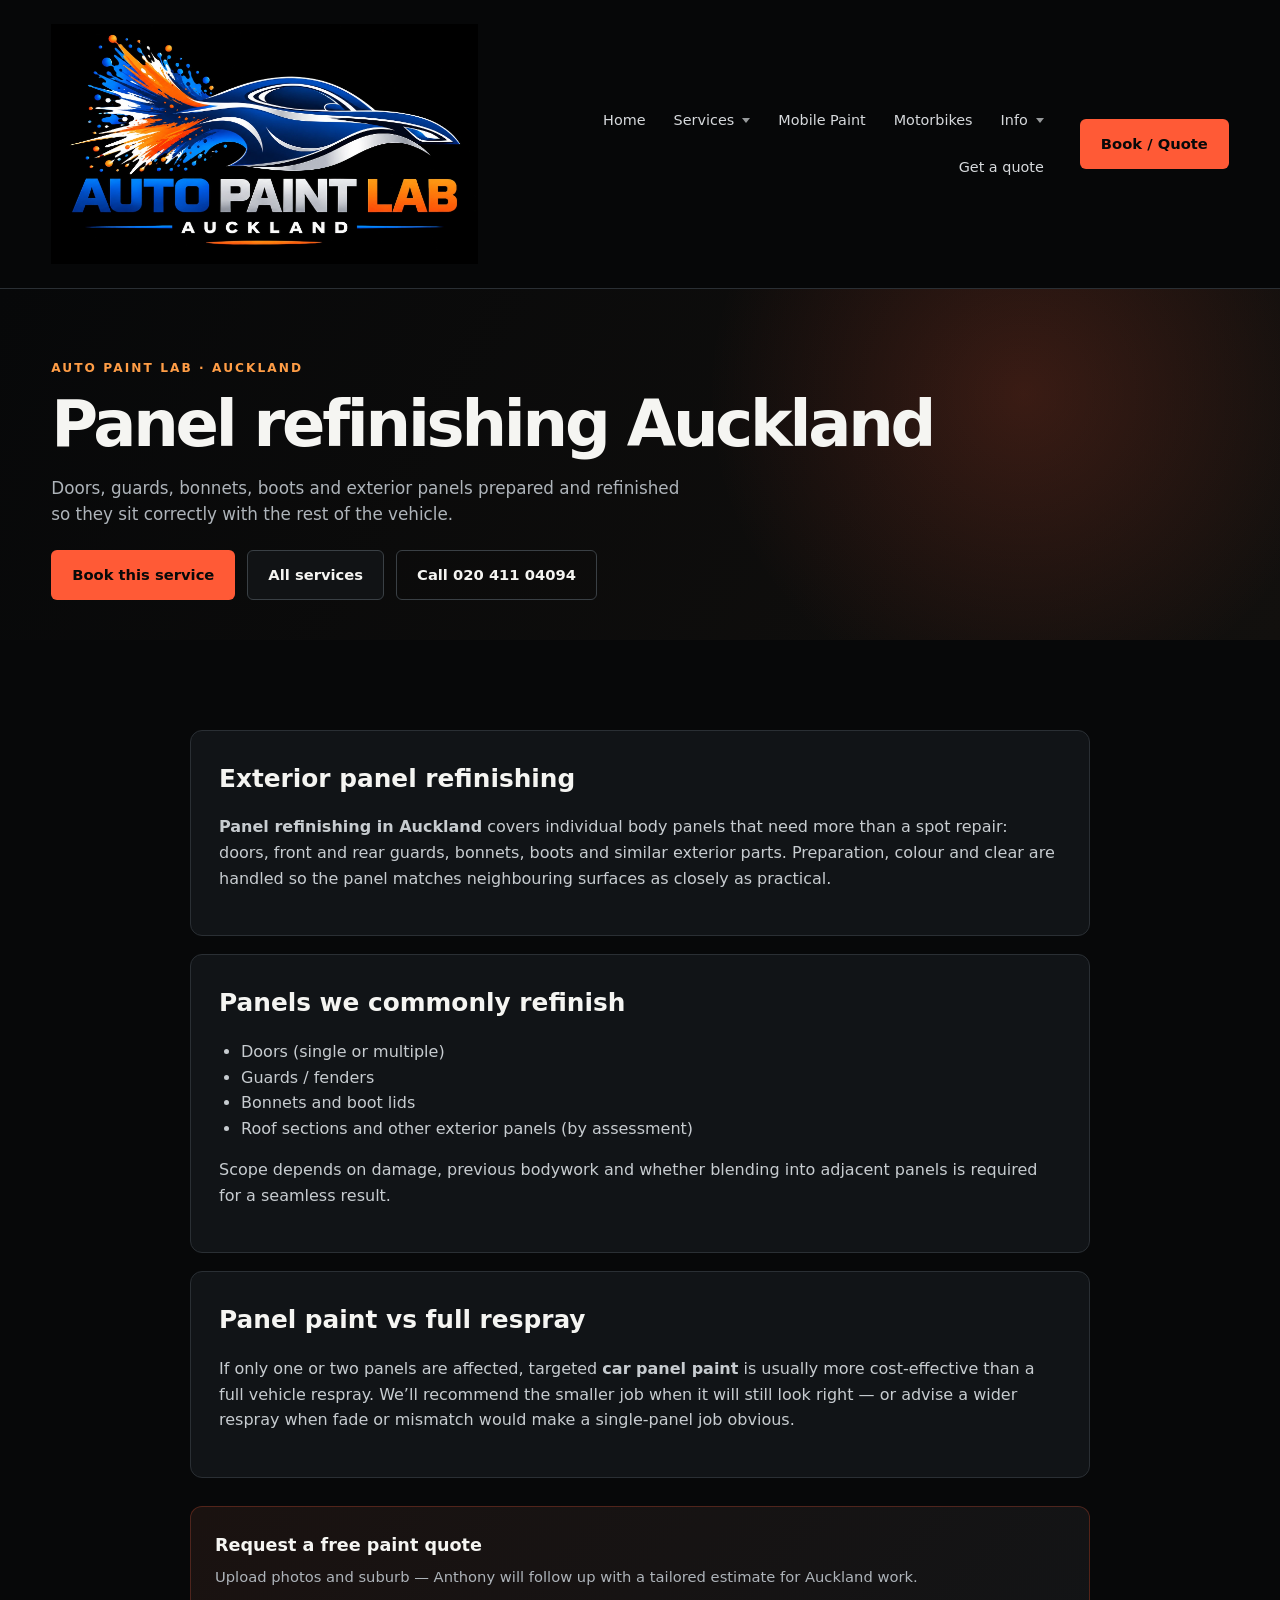
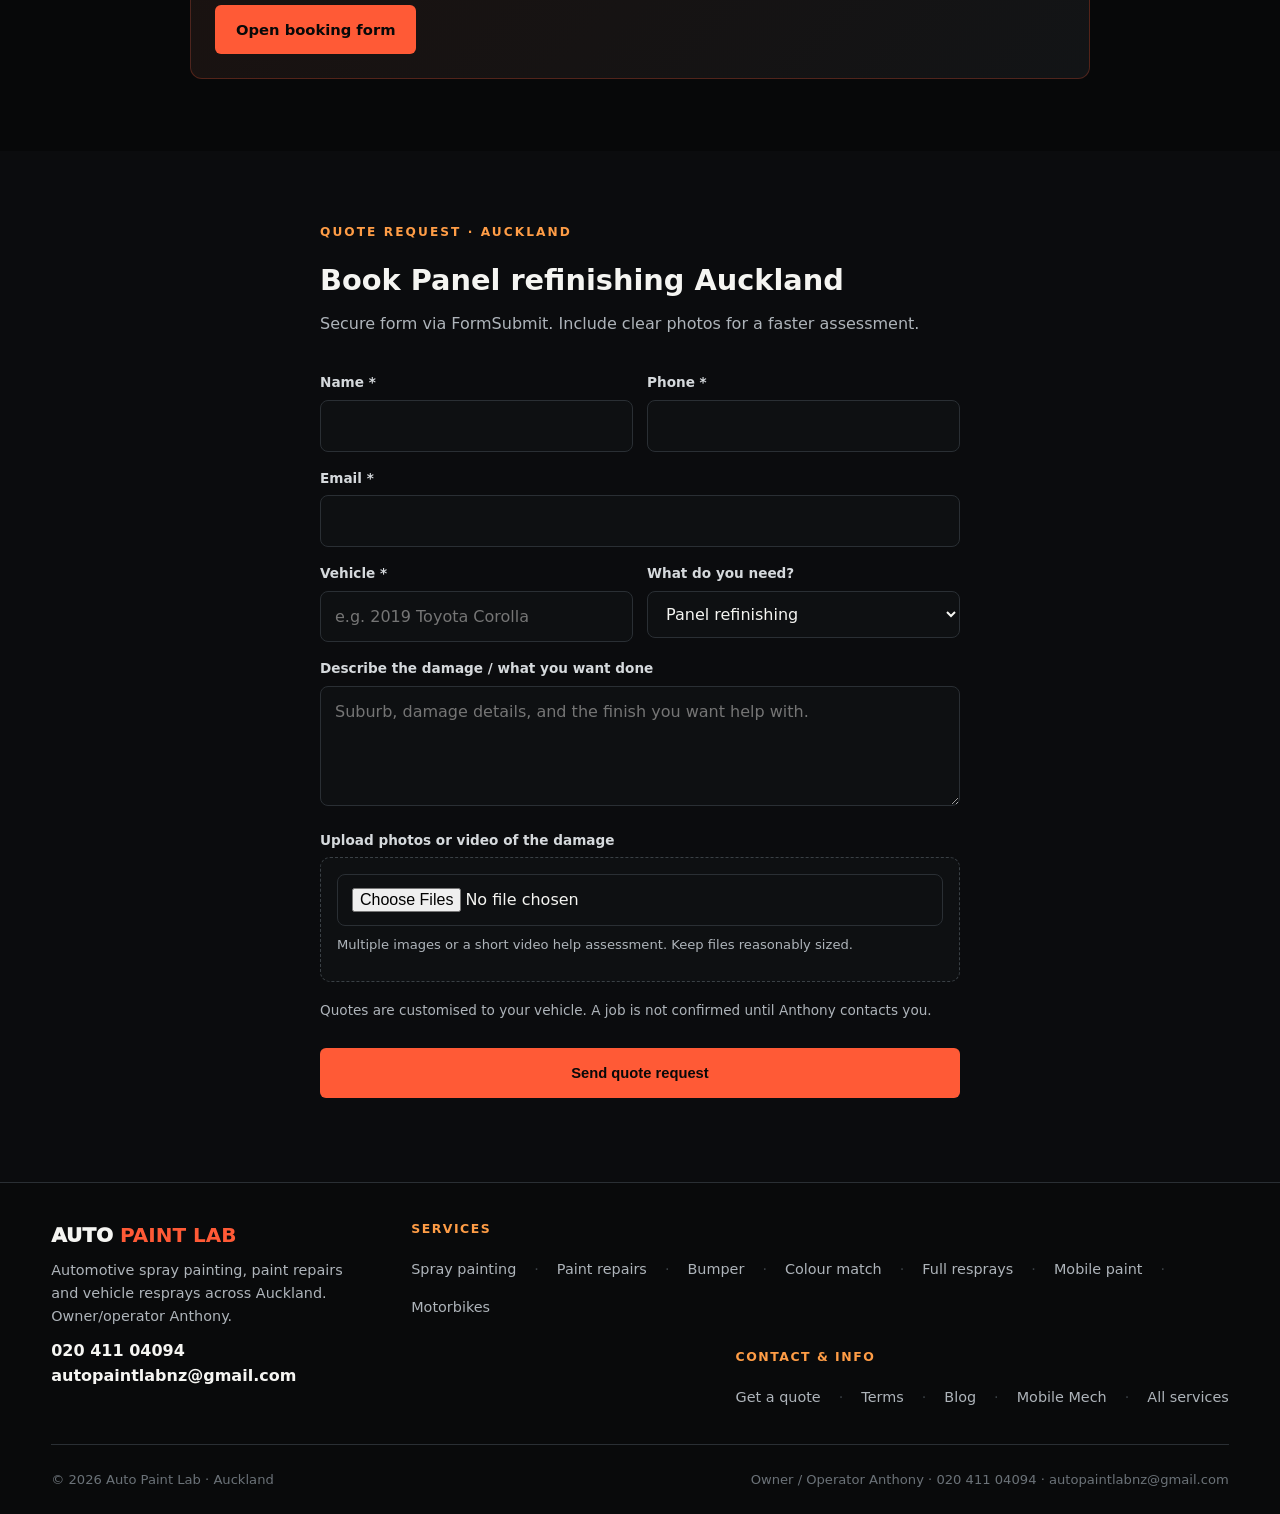
<file: panel-refinishing.html>
<!doctype html>
<html lang="en-NZ">
<head>
<meta charset="utf-8">
<meta name="viewport" content="width=device-width,initial-scale=1">
<title>Panel Refinishing Auckland | Door, Guard & Bonnet Paint | Auto Paint Lab</title>
<meta name="description" content="Panel refinishing in Auckland for doors, guards, bonnets and boots. Prepared, colour-matched and spray painted so repaired panels sit cleanly with the rest of the car.">
<meta name="keywords" content="panel refinishing Auckland, car panel painting, door respray, guard painting, bonnet painting, panel spray painting">
<meta name="robots" content="index,follow,max-image-preview:large">
<meta name="author" content="Auto Paint Lab">
<meta name="theme-color" content="#08090a">
<link rel="canonical" href="https://autopaintlab.co.nz/panel-refinishing.html">
<meta property="og:title" content="Panel Refinishing Auckland | Door, Guard & Bonnet Paint | Auto Paint Lab">
<meta property="og:description" content="Professional panel refinishing in Auckland — doors, guards, bonnets and exterior panels with colour matching and careful spray work.">
<meta property="og:type" content="website">
<meta property="og:url" content="https://autopaintlab.co.nz/panel-refinishing.html">
<meta property="og:site_name" content="Auto Paint Lab">
<meta property="og:image" content="https://autopaintlab.co.nz/og.jpg">
<meta property="og:image:alt" content="Auto Paint Lab Auckland automotive paint and refinishing">
<meta property="og:image:width" content="1200">
<meta property="og:image:height" content="630">
<meta property="og:locale" content="en_NZ">
<style>
:root{
  --bg:#070809;--card:#111417;--card2:#171b1f;--text:#f5f5f2;--muted:#aeb4ba;
  --line:#2a2f34;--accent:#ff5a36;--accent2:#ff9d46;--max:1180px;
  --header-h:auto;
}
*{box-sizing:border-box}
html{scroll-behavior:smooth}
body{margin:0;background:var(--bg);color:var(--text);font-family:Inter,system-ui,Arial,sans-serif;line-height:1.6}
a{color:inherit;text-decoration:none}
.wrap{width:min(92%,var(--max));margin:auto}
img{max-width:100%;height:auto;display:block}

/* ===== HEADER — logo ~3x larger ===== */
header{
  position:sticky;top:0;z-index:100;
  background:rgba(7,8,9,.95);backdrop-filter:blur(16px);
  border-bottom:1px solid var(--line);
}
.nav{
  min-height:220px;
  display:flex;align-items:center;justify-content:space-between;
  gap:16px;padding:24px 0;
}







.links{
  display:flex;align-items:center;gap:4px;
  font-size:.9rem;color:#d6d9dc;flex-wrap:wrap;justify-content:flex-end;
}
.links > a, .drop > button{
  display:inline-flex;align-items:center;gap:6px;
  padding:10px 12px;border-radius:6px;
  font:inherit;color:inherit;background:transparent;border:0;cursor:pointer;
  white-space:nowrap;
}
.links > a:hover, .drop > button:hover{color:var(--accent);background:rgba(255,255,255,.04)}
.drop{position:relative}
.drop > button::after{
  content:"";width:0;height:0;
  border-left:4px solid transparent;border-right:4px solid transparent;
  border-top:5px solid currentColor;opacity:.7;margin-left:2px;
}
.drop-menu{
  display:none;position:absolute;top:calc(100% + 4px);left:0;min-width:240px;
  background:#121518;border:1px solid var(--line);border-radius:10px;
  padding:8px;box-shadow:0 16px 40px rgba(0,0,0,.45);z-index:50;
}
.drop:hover .drop-menu, .drop:focus-within .drop-menu{display:block}
.drop-menu a{
  display:block;padding:10px 14px;border-radius:6px;font-size:.9rem;color:#d6d9dc;
}
.drop-menu a:hover{background:rgba(255,90,54,.12);color:var(--accent)}

.nav-cta{flex-shrink:0;margin-left:8px}
.btn{
  display:inline-flex;align-items:center;justify-content:center;gap:8px;
  padding:12px 20px;border-radius:6px;font-weight:850;border:1px solid transparent;
  cursor:pointer;font-size:.92rem;transition:transform .2s,box-shadow .2s,filter .2s;
}
.btn.primary{background:var(--accent);color:#080909}
.btn.primary:hover{transform:translateY(-2px);box-shadow:0 12px 28px rgba(255,90,54,.28);filter:brightness(1.05)}
.btn.secondary{border-color:#3a4045;background:#111315;color:var(--text)}
.btn.secondary:hover{border-color:var(--accent);color:var(--accent)}
.btn.ghost{border-color:#3a4045;background:transparent}

.nav-toggle{
  display:none;width:48px;height:48px;border-radius:8px;
  border:1px solid var(--line);background:#121518;color:var(--text);
  align-items:center;justify-content:center;cursor:pointer;font-size:1.3rem;
}
.mobile-panel{
  display:none;border-top:1px solid var(--line);padding:12px 0 18px;
  background:rgba(7,8,9,.98);
}
.mobile-panel.open{display:block}
.mobile-panel a, .mobile-panel .m-label{
  display:block;padding:12px 4px;border-bottom:1px solid rgba(42,47,52,.6);
  color:#d6d9dc;font-size:.95rem;
}
.mobile-panel .m-label{font-size:.72rem;letter-spacing:.14em;text-transform:uppercase;color:var(--accent2);font-weight:800;border:0;padding-top:16px}
.mobile-panel a:hover{color:var(--accent)}

@media(max-width:1100px){
  
  
  
  :root{--header-h:160px}
}
@media(max-width:960px){
  .links, .nav-cta{display:none}
  .nav-toggle{display:inline-flex}
  
  
  
  :root{--header-h:120px}
}

/* ===== HERO with car background ===== */
.eyebrow{text-transform:uppercase;letter-spacing:.17em;font-size:.76rem;font-weight:900;color:var(--accent2);margin-bottom:14px}
.hero{
  min-height:680px;display:flex;align-items:center;position:relative;overflow:hidden;
  background:
    linear-gradient(105deg, rgba(7,8,9,0.92) 0%, rgba(7,8,9,0.72) 42%, rgba(7,8,9,0.35) 100%),
    url('assets/images/hero-car.jpg');
  background-size:cover;
  background-position:center 40%;
  background-repeat:no-repeat;
}
.hero-in{position:relative;z-index:1;max-width:720px;padding:90px 0}
.hero h1{font-size:clamp(2.8rem,7vw,5.4rem);line-height:.94;letter-spacing:-.06em;margin:0 0 24px}
.hero h1 span{color:var(--accent)}
.hero p{max-width:580px;color:#d0d5d9;font-size:1.12rem;margin:0 0 32px}
.actions{display:flex;gap:12px;flex-wrap:wrap}

.strip{background:#101214;border-top:1px solid var(--line);border-bottom:1px solid var(--line);padding:18px 0}
.strip .wrap{display:flex;flex-wrap:wrap;gap:18px 28px;align-items:center;justify-content:space-between;font-size:.92rem;color:var(--muted)}
.strip strong{color:var(--text)}

section{padding:72px 0}
.intro{max-width:720px;margin-bottom:36px}
.intro h2{font-size:clamp(2rem,4vw,3rem);letter-spacing:-.04em;margin:0 0 14px;line-height:1.05}
.intro p{color:var(--muted);margin:0;font-size:1.05rem}

.grid{display:grid;gap:18px}
.grid-3{grid-template-columns:repeat(auto-fit,minmax(260px,1fr))}
.grid-2{grid-template-columns:repeat(auto-fit,minmax(300px,1fr))}

.card{
  background:var(--card);border:1px solid var(--line);border-radius:12px;
  padding:26px 24px;transition:transform .2s,border-color .2s,box-shadow .2s;
  display:flex;flex-direction:column;height:100%;
}
.card:hover{transform:translateY(-4px);border-color:rgba(255,90,54,.35);box-shadow:0 16px 36px rgba(0,0,0,.25)}
.card .icon{
  width:52px;height:52px;border-radius:12px;margin-bottom:16px;
  display:flex;align-items:center;justify-content:center;
  background:rgba(255,90,54,.12);border:1px solid rgba(255,90,54,.28);
  color:var(--accent);
}
.card .icon svg{width:28px;height:28px}
.card h3{margin:0 0 10px;font-size:1.22rem;letter-spacing:-.02em}
.card p{color:var(--muted);margin:0 0 18px;flex:1;font-size:.95rem}
.card a.more{color:var(--accent);font-weight:800;font-size:.9rem;margin-top:auto}
.card a.more:hover{color:var(--accent2)}

.dark{background:#0b0c0e}
.quote{background:linear-gradient(120deg,#12100e,#0c0d0f);border-top:1px solid var(--line);border-bottom:1px solid var(--line)}
.quotein{display:flex;align-items:center;justify-content:space-between;gap:24px;flex-wrap:wrap}
.quotein h2{margin:0 0 8px;font-size:clamp(1.8rem,3.5vw,2.6rem);letter-spacing:-.03em}
.quotein p{margin:0;color:var(--muted);max-width:520px}

.areas{display:flex;flex-wrap:wrap;gap:10px}
.area{
  background:var(--card2);border:1px solid var(--line);padding:8px 14px;
  border-radius:999px;font-size:.85rem;color:#c8cdd1;
}

/* ===== ESTIMATE ===== */
.estimate-section{background:#0b0d0f}
.estimate-box{border:1px solid var(--line);background:#111417;padding:28px;border-radius:12px;box-shadow:0 25px 70px rgba(0,0,0,.25)}
.estimate-grid{display:grid;grid-template-columns:1.15fr .85fr;gap:24px}
.estimate-form{display:grid;gap:16px}
.estimate-form label{display:grid;gap:7px;font-weight:800;font-size:.9rem}
.estimate-form select,.estimate-form input[type=file]{
  width:100%;background:#090b0c;color:#f5f5f2;border:1px solid #363c41;border-radius:6px;padding:13px;font:inherit
}
.estimate-form input[type=file]{padding:10px}
.estimate-form .pickup{display:flex;align-items:center;gap:10px;font-weight:700;font-size:.92rem}
.estimate-form .pickup input{width:auto}
.estimate-result{
  border:1px solid #493027;background:linear-gradient(145deg,#171211,#0b0d0f);
  padding:28px;display:flex;flex-direction:column;justify-content:center;min-height:280px;border-radius:10px
}
.result-label{font-size:.75rem;letter-spacing:.16em;color:var(--accent2);font-weight:900}
.result-price{font-size:clamp(2.4rem,5vw,4.2rem);line-height:1;font-weight:950;letter-spacing:-.06em;margin:14px 0}
.estimate-result p{color:var(--muted);margin:0 0 20px}
.photo-preview{display:flex;gap:8px;flex-wrap:wrap}
.photo-preview img{width:72px;height:72px;object-fit:cover;border:1px solid var(--line);border-radius:4px}
.estimate-note{margin-top:18px;color:#9ea5aa;font-size:.82rem}
.estimate-note strong{color:#d9dde0}
@media(max-width:800px){
  .estimate-grid{grid-template-columns:1fr}
  .estimate-result{min-height:200px}
}

/* ===== FOOTER horizontal ===== */
footer{border-top:1px solid var(--line);padding:36px 0 0;background:#090a0b}
.foot{
  display:flex;flex-wrap:wrap;align-items:flex-start;justify-content:space-between;
  gap:28px 40px;padding-bottom:28px;
}
.foot-brand{flex:1 1 220px;max-width:320px}
.foot-brand .logo{font-weight:950;font-size:1.25rem;margin-bottom:8px}
.foot-brand .logo b{color:var(--accent)}
.foot-brand p{color:var(--muted);margin:0 0 10px;font-size:.9rem}
.foot-cols{
  display:flex;flex-wrap:wrap;gap:28px 48px;flex:2 1 480px;justify-content:flex-end;
}
.foot-col h3{margin:0 0 12px;font-size:.78rem;letter-spacing:.12em;text-transform:uppercase;color:var(--accent2)}
.foot-col a,.foot-col span{display:block;color:var(--muted);margin:7px 0;font-size:.9rem}
.foot-col a:hover{color:var(--accent)}
.foot-links-row{
  display:flex;flex-wrap:wrap;gap:8px 18px;align-items:center;
}
.foot-links-row a{display:inline;margin:0;color:var(--muted);font-size:.9rem}
.foot-links-row a:hover{color:var(--accent)}
.foot-links-row .sep{color:#3a4045}
.copy{border-top:1px solid var(--line);padding:24px 0;color:#6b7278;font-size:.82rem;display:flex;flex-wrap:wrap;gap:8px 20px;justify-content:space-between}

/* Forms (booking pages) */
.form-wrap{max-width:640px}
.form label{display:block;font-size:.85rem;font-weight:700;margin:16px 0 6px;color:#d5d9dc}
.form input,.form select,.form textarea{
  width:100%;padding:12px 14px;border-radius:8px;border:1px solid var(--line);
  background:#0e1012;color:var(--text);font:inherit;
}
.form input:focus,.form select:focus,.form textarea:focus{
  outline:none;border-color:var(--accent);box-shadow:0 0 0 3px rgba(255,90,54,.15);
}
.form textarea{min-height:120px;resize:vertical}
.form .row{display:grid;grid-template-columns:1fr 1fr;gap:14px}
@media(max-width:560px){.form .row{grid-template-columns:1fr}}
.form .upload{border:1px dashed #3a4045;border-radius:10px;padding:16px;background:#0e1012}
.form .hint{font-size:.82rem;color:var(--muted);margin-top:8px}
.form .caption{font-size:.85rem;color:var(--muted);margin:18px 0}
.form .btn{width:100%;margin-top:8px;padding:16px}
.form .status{margin-top:12px;font-size:.9rem;color:var(--accent2)}
.preview{display:flex;flex-wrap:wrap;gap:8px;margin-top:10px}
.preview img{width:72px;height:72px;object-fit:cover;border-radius:6px;border:1px solid var(--line)}

.page-hero{padding:70px 0 40px;background:radial-gradient(circle at 80% 30%,rgba(255,90,54,.18),transparent 30%),linear-gradient(120deg,#070809,#12100e)}
.page-hero h1{font-size:clamp(2.4rem,5vw,4rem);letter-spacing:-.05em;margin:12px 0;line-height:1.02}
.page-hero p{color:var(--muted);max-width:640px;font-size:1.05rem}
.content-card{background:var(--card);border:1px solid var(--line);border-radius:12px;padding:28px;margin:18px 0}
.content-card h2{margin:0 0 12px;font-size:1.55rem}
.content-card p,.content-card li{color:#c7ccd0}
.content-card ul{padding-left:22px}
.service-cta{
  margin-top:28px;padding:24px;border-radius:12px;
  background:linear-gradient(135deg,#1a1210,#121416);border:1px solid rgba(255,90,54,.25);
  display:flex;flex-wrap:wrap;gap:16px;align-items:center;justify-content:space-between;
}

@media(max-width:800px){
  .hero{min-height:auto;background-position:70% center}
  .hero-in{padding:56px 0}
  .foot-cols{justify-content:flex-start}
}

.top-promo{
  background:linear-gradient(90deg,#1a100e,#121416 40%,#1a100e);
  border-bottom:1px solid rgba(255,90,54,.35);
  text-align:center;
}
.top-promo a{
  display:block;padding:14px 16px;
  font-weight:850;font-size:clamp(.95rem,2.2vw,1.15rem);
  letter-spacing:.02em;color:#fff;
  transition:background .2s,color .2s;
}
.top-promo a:hover{background:rgba(255,90,54,.15);color:var(--accent2)}
.top-promo a span{color:var(--accent);font-weight:900}








@media(max-width:1100px){
  
  
}
@media(max-width:960px){
  
  
  
}
@media(max-width:400px){
  
}


/* Brand — mark + wordmark, dark-header friendly */
.brand{
  display:flex;align-items:center;gap:12px;flex-shrink:0;
  text-decoration:none;color:inherit;min-width:0;
}
.brand-logo{height:240px;width:auto;max-width:480px;
  object-fit:contain;object-position:left center;
  border:none;border-radius:0;box-shadow:none;
  background:transparent;padding:0;display:block;flex-shrink:0;
}
.brand-text{
  display:flex;flex-direction:column;justify-content:center;
  line-height:1.08;gap:3px;min-width:0;
}
.brand-name{
  font-weight:900;letter-spacing:-.035em;font-size:1.28rem;
  text-transform:uppercase;color:#f3f4f2;white-space:nowrap;
}
.brand-name b{color:var(--accent);font-weight:900}
.brand-tag{
  font-size:.65rem;font-weight:700;letter-spacing:.13em;
  text-transform:uppercase;color:#8b9399;white-space:nowrap;
}
@media(max-width:1100px){
  .brand-logo{height:220px;max-width:440px}
  .brand-name{font-size:1.15rem}
}
@media(max-width:960px){
  .brand-logo{height:192px;max-width:380px}
  .brand-name{font-size:1.05rem}
  .brand-tag{font-size:.58rem;letter-spacing:.1em}
}
@media(max-width:380px){
  .brand-tag{display:none}
  .brand-name{font-size:.95rem}
}

</style>
<meta name="twitter:card" content="summary_large_image">
<meta name="twitter:title" content="Panel Refinishing Auckland | Door, Guard & Bonnet Paint | Auto Paint Lab">
<meta name="twitter:description" content="Professional panel refinishing in Auckland — doors, guards, bonnets and exterior panels with colour matching and careful spray work.">
<meta name="twitter:image" content="https://autopaintlab.co.nz/og.jpg">
<script type="application/ld+json">
{
  "@context": "https://schema.org",
  "@type": "Organization",
  "name": "Auto Paint Lab",
  "url": "https://autopaintlab.co.nz/",
  "logo": "https://autopaintlab.co.nz/assets/images/auto-paint-lab-logo-clean.webp",
  "telephone": "+642041104094",
  "description": "Independent automotive paint and refinishing service operating across Auckland, New Zealand.",
  "areaServed": {"@type": "City", "name": "Auckland", "sameAs": "https://www.wikidata.org/wiki/Q37100"}
}
</script>
<script type="application/ld+json">
{
  "@context": "https://schema.org",
  "@type": "WebSite",
  "name": "Auto Paint Lab",
  "url": "https://autopaintlab.co.nz/"
}
</script>
</head>
<body>
<header>
  <div class="wrap nav">
    <a class="brand" href="index.html" aria-label="Auto Paint Lab home">
      <img class="brand-logo" src="assets/images/auto-paint-lab-logo-clean.webp" alt="Auto Paint Lab Auckland logo" width="480" height="280">
    </a>
    <nav class="links" aria-label="Main">
      <a href="index.html">Home</a>
      <div class="drop">
        <button type="button" aria-haspopup="true">Services</button>
        <div class="drop-menu" role="menu">
          <a href="services.html">All services</a>
          <a href="spray-painting.html">Car spray painting</a>
          <a href="scratch-repairs.html">Scratch &amp; scuff repairs</a>
          <a href="bumper-painting.html">Bumper painting</a>
          <a href="colour-matching.html">Colour matching</a>
          <a href="panel-refinishing.html">Panel refinishing</a>
          <a href="full-respray.html">Full vehicle resprays</a>
          <a href="mobile-paint.html">Mobile paint</a>
          <a href="motorbike-resprays.html">Motorbike resprays</a>
        </div>
      </div>
      <a href="mobile-paint.html">Mobile Paint</a>
      <a href="motorbike-resprays.html">Motorbikes</a>
      <div class="drop">
        <button type="button" aria-haspopup="true">Info</button>
        <div class="drop-menu" role="menu">
          <a href="blog.html">Blog</a>
          <a href="mobile-mech.html">Mobile Mech partner</a>
          <a href="terms.html">Terms &amp; conditions</a>
          <a href="index.html#areas">Auckland areas</a>
        </div>
      </div>
      <a href="booking.html">Get a quote</a>
    </nav>
    <a class="btn primary nav-cta" href="booking.html">Book / Quote</a>
    <button class="nav-toggle" type="button" aria-label="Open menu" id="navToggle">☰</button>
  </div>
  <div class="mobile-panel wrap" id="mobilePanel">
    <a href="index.html">Home</a>
    <div class="m-label">Services</div>
    <a href="services.html">All services</a>
    <a href="spray-painting.html">Car spray painting</a>
    <a href="scratch-repairs.html">Scratch &amp; scuff repairs</a>
    <a href="bumper-painting.html">Bumper painting</a>
    <a href="colour-matching.html">Colour matching</a>
    <a href="panel-refinishing.html">Panel refinishing</a>
    <a href="full-respray.html">Full vehicle resprays</a>
    <a href="mobile-paint.html">Mobile paint</a>
    <a href="motorbike-resprays.html">Motorbike resprays</a>
    <div class="m-label">Info</div>
    <a href="blog.html">Blog</a>
    <a href="mobile-mech.html">Mobile Mech partner</a>
    <a href="terms.html">Terms &amp; conditions</a>
    <a href="booking.html">Get a quote</a>
    <a href="booking.html" class="btn primary" style="margin-top:14px;text-align:center">Book / Quote</a>
  </div>
</header>

<main>
  <section class="page-hero">
    <div class="wrap">
      <div class="eyebrow">Auto Paint Lab · Auckland</div>
      <h1>Panel refinishing Auckland</h1>
      <p>Doors, guards, bonnets, boots and exterior panels prepared and refinished so they sit correctly with the rest of the vehicle.</p>
      <div class="actions" style="margin-top:22px">
        <a class="btn primary" href="#book">Book this service</a>
        <a class="btn secondary" href="services.html">All services</a>
        <a class="btn ghost" href="tel:+642041104094">Call 020 411 04094</a>
      </div>
    </div>
  </section>
  <section>
    <div class="wrap" style="max-width:900px">
      
<div class="content-card">
<h2>Exterior panel refinishing</h2>
<p><strong>Panel refinishing in Auckland</strong> covers individual body panels that need more than a spot repair: doors, front and rear guards, bonnets, boots and similar exterior parts. Preparation, colour and clear are handled so the panel matches neighbouring surfaces as closely as practical.</p>
</div>
<div class="content-card">
<h2>Panels we commonly refinish</h2>
<ul>
<li>Doors (single or multiple)</li>
<li>Guards / fenders</li>
<li>Bonnets and boot lids</li>
<li>Roof sections and other exterior panels (by assessment)</li>
</ul>
<p>Scope depends on damage, previous bodywork and whether blending into adjacent panels is required for a seamless result.</p>
</div>
<div class="content-card">
<h2>Panel paint vs full respray</h2>
<p>If only one or two panels are affected, targeted <strong>car panel paint</strong> is usually more cost-effective than a full vehicle respray. We’ll recommend the smaller job when it will still look right — or advise a wider respray when fade or mismatch would make a single-panel job obvious.</p>
</div>

      <div class="service-cta">
        <div>
          <strong style="font-size:1.1rem">Request a free paint quote</strong>
          <p style="margin:6px 0 0;color:var(--muted);font-size:.92rem">Upload photos and suburb — Anthony will follow up with a tailored estimate for Auckland work.</p>
        </div>
        <a class="btn primary" href="#book">Open booking form</a>
      </div>
    </div>
  </section>
  <section id="book" class="dark">
    <div class="wrap form-wrap">
      <div class="eyebrow">Quote request · Auckland</div>
      <h2 style="margin:0 0 8px;font-size:1.8rem">Book Panel refinishing Auckland</h2>
      <p style="color:var(--muted);margin:0 0 20px">Secure form via FormSubmit. Include clear photos for a faster assessment.</p>
      
<form class="form" id="quoteForm" action="https://formsubmit.co/autopaintlabnz@gmail.com" method="POST" enctype="multipart/form-data">
  <input type="hidden" name="_subject" value="New Auto Paint Lab Quote Request — Panel refinishing">
  <input type="hidden" name="_captcha" value="false">
  <input type="hidden" name="_template" value="table">
  <input type="hidden" name="_next" value="https://autopaintlab.co.nz/booking.html?sent=1">
  <div class="row">
    <div><label for="name">Name *</label><input id="name" name="name" required autocomplete="name"></div>
    <div><label for="phone">Phone *</label><input id="phone" name="phone" required autocomplete="tel"></div>
  </div>
  <label for="email">Email *</label>
  <input id="email" type="email" name="email" required autocomplete="email">
  <div class="row">
    <div><label for="vehicle">Vehicle *</label><input id="vehicle" name="vehicle" placeholder="e.g. 2019 Toyota Corolla" required></div>
    <div>
      <label for="service">What do you need?</label>
      <select id="service" name="service"><option>Paint repair</option><option>Scratch / scuff repair</option><option>Bumper painting</option><option selected>Panel refinishing</option><option>Colour matching</option><option>Full respray</option><option>Mobile paint touch-up</option><option>Motorbike respray</option><option>Not sure — please assess</option></select>
    </div>
  </div>
  <label for="damage">Describe the damage / what you want done</label>
  <textarea id="damage" name="damage" placeholder="Suburb, damage details, and the finish you want help with."></textarea>
  <label for="files">Upload photos or video of the damage</label>
  <div class="upload">
    <input id="files" type="file" name="attachment" accept="image/*,video/*" multiple>
    <div class="hint">Multiple images or a short video help assessment. Keep files reasonably sized.</div>
    <div class="preview" id="preview"></div>
  </div>
  <p class="caption">Quotes are customised to your vehicle. A job is not confirmed until Anthony contacts you.</p>
  <button class="btn primary" type="submit">Send quote request</button>
  <div class="status" id="status"></div>
</form>
<script>
(function(){
  var input=document.getElementById('files'), prev=document.getElementById('preview'), form=document.getElementById('quoteForm'), status=document.getElementById('status');
  if(input&&prev){ input.addEventListener('change',function(){ prev.innerHTML=''; Array.from(input.files||[]).slice(0,8).forEach(function(f){ if(!f.type.startsWith('image/')) return; var img=document.createElement('img'); img.src=URL.createObjectURL(f); img.alt=f.name; prev.appendChild(img); }); }); }
  if(form){ form.addEventListener('submit',function(){ if(status) status.textContent='Sending… please wait.'; }); }
  if(new URLSearchParams(location.search).get('sent')==='1' && status){ status.textContent='Thanks — your request was sent. Anthony will be in touch shortly.'; status.style.color='#6ddf8c'; }
})();
</script>

    </div>
  </section>
</main>

<footer>
  <div class="wrap foot">
    <div class="foot-brand">
      <div class="logo">AUTO <b>PAINT LAB</b></div>
      <p>Automotive spray painting, paint repairs and vehicle resprays across Auckland. Owner/operator Anthony.</p>
      <a href="tel:+642041104094" style="color:var(--text);font-weight:800">020 411 04094</a><br>
      <a href="mailto:autopaintlabnz@gmail.com" style="color:var(--text);font-weight:700">autopaintlabnz@gmail.com</a>
    </div>
    <div class="foot-cols">
      <div class="foot-col">
        <h3>Services</h3>
        <div class="foot-links-row">
          <a href="spray-painting.html">Spray painting</a><span class="sep">·</span>
          <a href="scratch-repairs.html">Paint repairs</a><span class="sep">·</span>
          <a href="bumper-painting.html">Bumper</a><span class="sep">·</span>
          <a href="colour-matching.html">Colour match</a><span class="sep">·</span>
          <a href="full-respray.html">Full resprays</a><span class="sep">·</span>
          <a href="mobile-paint.html">Mobile paint</a><span class="sep">·</span>
          <a href="motorbike-resprays.html">Motorbikes</a>
        </div>
      </div>
      <div class="foot-col">
        <h3>Contact &amp; info</h3>
        <div class="foot-links-row">
          <a href="booking.html">Get a quote</a><span class="sep">·</span>
          <a href="terms.html">Terms</a><span class="sep">·</span>
          <a href="blog.html">Blog</a><span class="sep">·</span>
          <a href="mobile-mech.html">Mobile Mech</a><span class="sep">·</span>
          <a href="services.html">All services</a>
        </div>
      </div>
    </div>
  </div>
  <div class="wrap copy">
    <span>© 2026 Auto Paint Lab · Auckland</span>
    <span>Owner / Operator Anthony · 020 411 04094 · autopaintlabnz@gmail.com</span>
  </div>
</footer>
<script>
(function(){
  var t=document.getElementById('navToggle'), p=document.getElementById('mobilePanel');
  if(t&&p){t.addEventListener('click',function(){p.classList.toggle('open');});}
})();
</script>
</body>
</html>
</file>
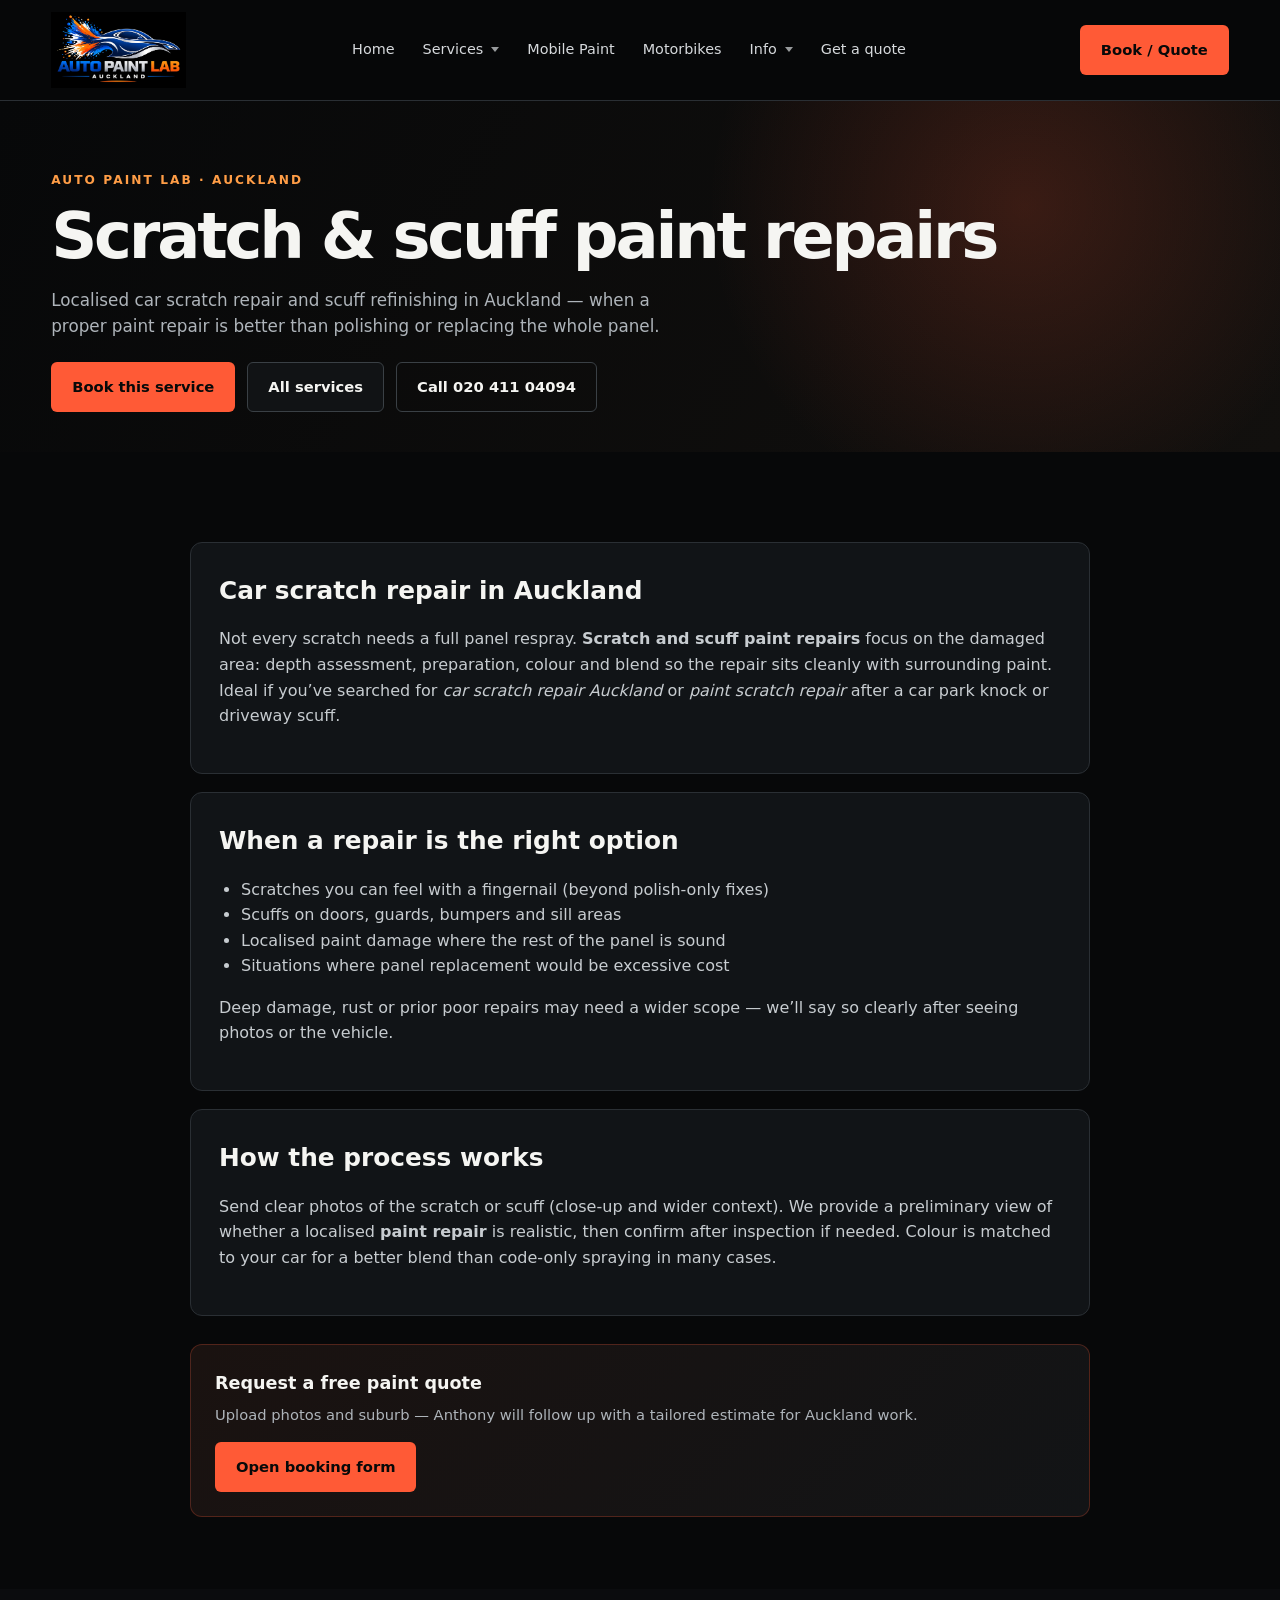
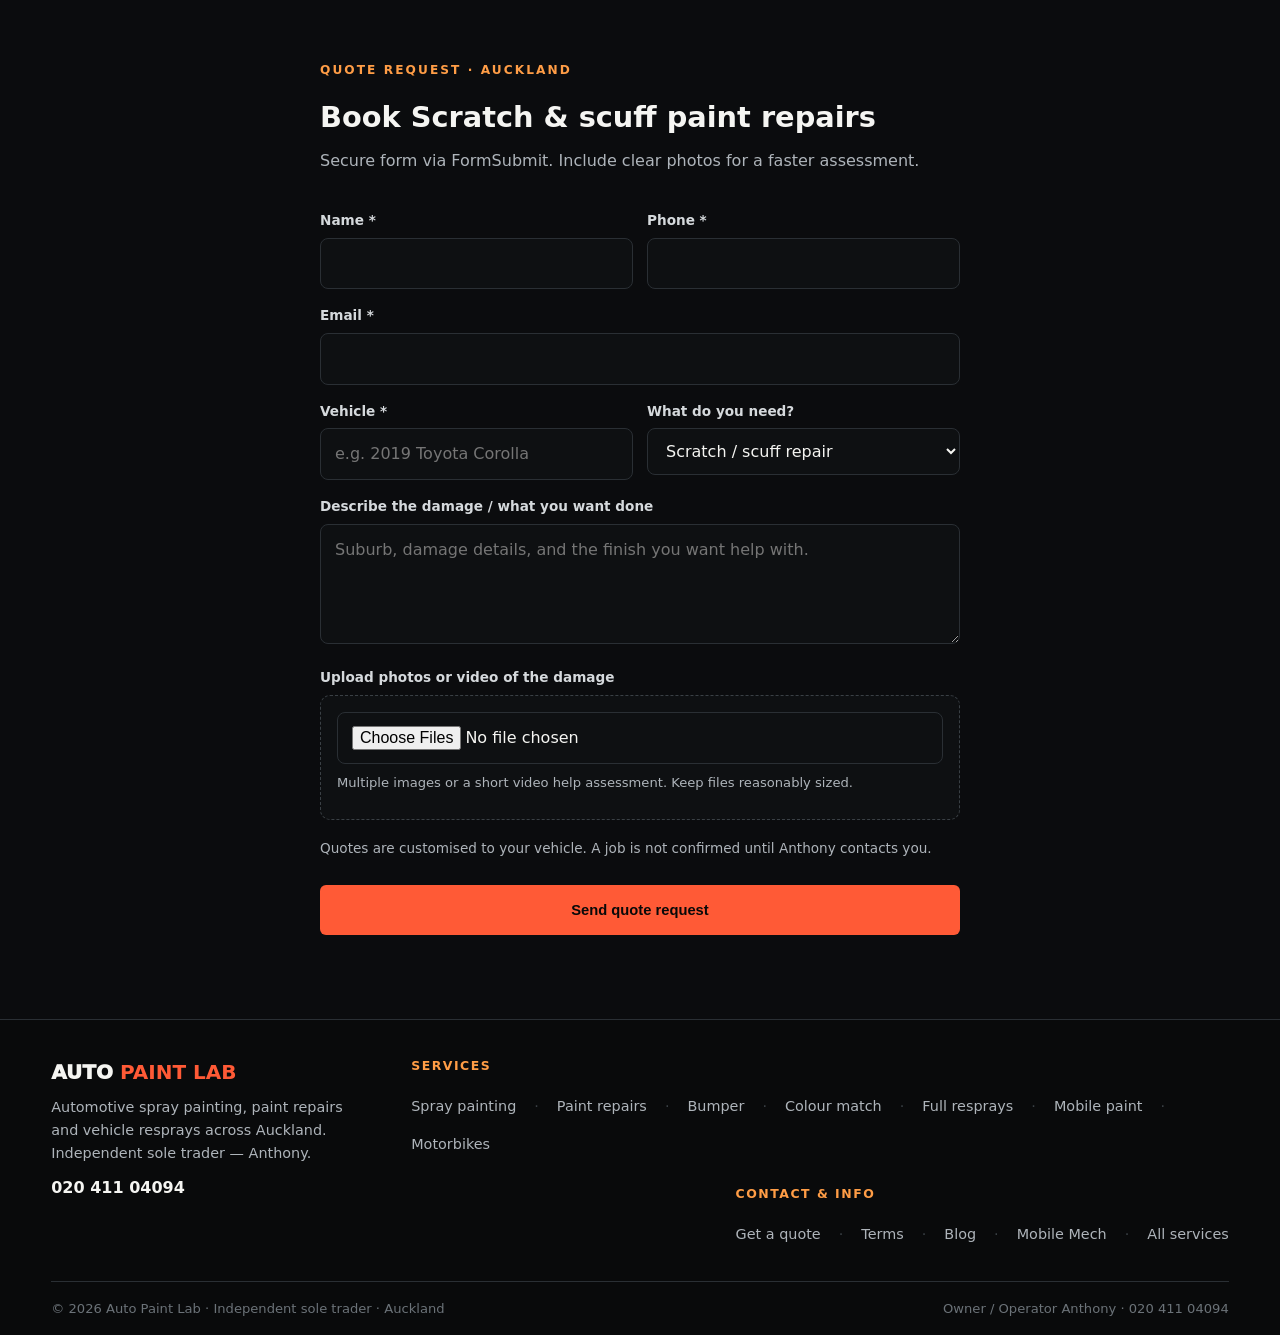
<file: scratch-repairs.html>
<!doctype html>
<html lang="en-NZ">
<head>
<meta charset="utf-8">
<meta name="viewport" content="width=device-width,initial-scale=1">
<title>Car Scratch & Scuff Repair Auckland | Auto Paint Lab</title>
<meta name="description" content="Car scratch and scuff repair in Auckland for localised paint damage and clear-coat repairs. Free photo quote.">
<meta name="keywords" content="car scratch repair Auckland, scratch repair Auckland, scuff repair Auckland, car paint repair Auckland, paint scratch repair, clear coat repair Auckland">
<meta name="robots" content="index,follow,max-image-preview:large">
<meta name="author" content="Auto Paint Lab">
<meta name="theme-color" content="#08090a">
<link rel="canonical" href="https://autopaintlab.co.nz/scratch-repairs.html">
<meta property="og:title" content="Car Scratch & Scuff Repair Auckland | Paint Repairs | Auto Paint Lab">
<meta property="og:description" content="Car scratch and scuff repair in Auckland. Localised paint repairs and refinishing for scratches, scuffs and damaged clear coat, with free photo quotes.">
<meta property="og:type" content="website">
<meta property="og:url" content="https://autopaintlab.co.nz/scratch-repairs.html">
<meta property="og:site_name" content="Auto Paint Lab">
<meta property="og:image" content="https://autopaintlab.co.nz/og.jpg">
<meta property="og:image:alt" content="Auto Paint Lab Auckland automotive paint and refinishing">
<meta property="og:image:width" content="1200">
<meta property="og:image:height" content="630">
<meta property="og:locale" content="en_NZ">
<style>
:root{
  --bg:#070809;--card:#111417;--card2:#171b1f;--text:#f5f5f2;--muted:#aeb4ba;
  --line:#2a2f34;--accent:#ff5a36;--accent2:#ff9d46;--max:1180px;
  --header-h:auto;
}
*{box-sizing:border-box}
html{scroll-behavior:smooth}
body{margin:0;background:var(--bg);color:var(--text);font-family:Inter,system-ui,Arial,sans-serif;line-height:1.6}
a{color:inherit;text-decoration:none}
.wrap{width:min(92%,var(--max));margin:auto}
img{max-width:100%;height:auto;display:block}

/* ===== HEADER — logo ~3x larger ===== */
header{
  position:sticky;top:0;z-index:100;
  background:rgba(7,8,9,.95);backdrop-filter:blur(16px);
  border-bottom:1px solid var(--line);
}
.nav{
  min-height:76px;
  display:flex;align-items:center;justify-content:space-between;
  gap:16px;padding:12px 0;
}







.links{
  display:flex;align-items:center;gap:4px;
  font-size:.9rem;color:#d6d9dc;flex-wrap:wrap;justify-content:flex-end;
}
.links > a, .drop > button{
  display:inline-flex;align-items:center;gap:6px;
  padding:10px 12px;border-radius:6px;
  font:inherit;color:inherit;background:transparent;border:0;cursor:pointer;
  white-space:nowrap;
}
.links > a:hover, .drop > button:hover{color:var(--accent);background:rgba(255,255,255,.04)}
.drop{position:relative}
.drop > button::after{
  content:"";width:0;height:0;
  border-left:4px solid transparent;border-right:4px solid transparent;
  border-top:5px solid currentColor;opacity:.7;margin-left:2px;
}
.drop-menu{
  display:none;position:absolute;top:calc(100% + 4px);left:0;min-width:240px;
  background:#121518;border:1px solid var(--line);border-radius:10px;
  padding:8px;box-shadow:0 16px 40px rgba(0,0,0,.45);z-index:50;
}
.drop:hover .drop-menu, .drop:focus-within .drop-menu{display:block}
.drop-menu a{
  display:block;padding:10px 14px;border-radius:6px;font-size:.9rem;color:#d6d9dc;
}
.drop-menu a:hover{background:rgba(255,90,54,.12);color:var(--accent)}

.nav-cta{flex-shrink:0;margin-left:8px}
.btn{
  display:inline-flex;align-items:center;justify-content:center;gap:8px;
  padding:12px 20px;border-radius:6px;font-weight:850;border:1px solid transparent;
  cursor:pointer;font-size:.92rem;transition:transform .2s,box-shadow .2s,filter .2s;
}
.btn.primary{background:var(--accent);color:#080909}
.btn.primary:hover{transform:translateY(-2px);box-shadow:0 12px 28px rgba(255,90,54,.28);filter:brightness(1.05)}
.btn.secondary{border-color:#3a4045;background:#111315;color:var(--text)}
.btn.secondary:hover{border-color:var(--accent);color:var(--accent)}
.btn.ghost{border-color:#3a4045;background:transparent}

.nav-toggle{
  display:none;width:48px;height:48px;border-radius:8px;
  border:1px solid var(--line);background:#121518;color:var(--text);
  align-items:center;justify-content:center;cursor:pointer;font-size:1.3rem;
}
.mobile-panel{
  display:none;border-top:1px solid var(--line);padding:12px 0 18px;
  background:rgba(7,8,9,.98);
}
.mobile-panel.open{display:block}
.mobile-panel a, .mobile-panel .m-label{
  display:block;padding:12px 4px;border-bottom:1px solid rgba(42,47,52,.6);
  color:#d6d9dc;font-size:.95rem;
}
.mobile-panel .m-label{font-size:.72rem;letter-spacing:.14em;text-transform:uppercase;color:var(--accent2);font-weight:800;border:0;padding-top:16px}
.mobile-panel a:hover{color:var(--accent)}

@media(max-width:1100px){
  
  
  
  :root{--header-h:160px}
}
@media(max-width:960px){
  .links, .nav-cta{display:none}
  .nav-toggle{display:inline-flex}
  
  
  
  :root{--header-h:120px}
}

/* ===== HERO with car background ===== */
.eyebrow{text-transform:uppercase;letter-spacing:.17em;font-size:.76rem;font-weight:900;color:var(--accent2);margin-bottom:14px}
.hero{
  min-height:680px;display:flex;align-items:center;position:relative;overflow:hidden;
  background:
    linear-gradient(105deg, rgba(7,8,9,0.92) 0%, rgba(7,8,9,0.72) 42%, rgba(7,8,9,0.35) 100%),
    url('assets/images/hero-car.jpg');
  background-size:cover;
  background-position:center 40%;
  background-repeat:no-repeat;
}
.hero-in{position:relative;z-index:1;max-width:720px;padding:90px 0}
.hero h1{font-size:clamp(2.8rem,7vw,5.4rem);line-height:.94;letter-spacing:-.06em;margin:0 0 24px}
.hero h1 span{color:var(--accent)}
.hero p{max-width:580px;color:#d0d5d9;font-size:1.12rem;margin:0 0 32px}
.actions{display:flex;gap:12px;flex-wrap:wrap}

.strip{background:#101214;border-top:1px solid var(--line);border-bottom:1px solid var(--line);padding:18px 0}
.strip .wrap{display:flex;flex-wrap:wrap;gap:18px 28px;align-items:center;justify-content:space-between;font-size:.92rem;color:var(--muted)}
.strip strong{color:var(--text)}

section{padding:72px 0}
.intro{max-width:720px;margin-bottom:36px}
.intro h2{font-size:clamp(2rem,4vw,3rem);letter-spacing:-.04em;margin:0 0 14px;line-height:1.05}
.intro p{color:var(--muted);margin:0;font-size:1.05rem}

.grid{display:grid;gap:18px}
.grid-3{grid-template-columns:repeat(auto-fit,minmax(260px,1fr))}
.grid-2{grid-template-columns:repeat(auto-fit,minmax(300px,1fr))}

.card{
  background:var(--card);border:1px solid var(--line);border-radius:12px;
  padding:26px 24px;transition:transform .2s,border-color .2s,box-shadow .2s;
  display:flex;flex-direction:column;height:100%;
}
.card:hover{transform:translateY(-4px);border-color:rgba(255,90,54,.35);box-shadow:0 16px 36px rgba(0,0,0,.25)}
.card .icon{
  width:52px;height:52px;border-radius:12px;margin-bottom:16px;
  display:flex;align-items:center;justify-content:center;
  background:rgba(255,90,54,.12);border:1px solid rgba(255,90,54,.28);
  color:var(--accent);
}
.card .icon svg{width:28px;height:28px}
.card h3{margin:0 0 10px;font-size:1.22rem;letter-spacing:-.02em}
.card p{color:var(--muted);margin:0 0 18px;flex:1;font-size:.95rem}
.card a.more{color:var(--accent);font-weight:800;font-size:.9rem;margin-top:auto}
.card a.more:hover{color:var(--accent2)}

.dark{background:#0b0c0e}
.quote{background:linear-gradient(120deg,#12100e,#0c0d0f);border-top:1px solid var(--line);border-bottom:1px solid var(--line)}
.quotein{display:flex;align-items:center;justify-content:space-between;gap:24px;flex-wrap:wrap}
.quotein h2{margin:0 0 8px;font-size:clamp(1.8rem,3.5vw,2.6rem);letter-spacing:-.03em}
.quotein p{margin:0;color:var(--muted);max-width:520px}

.areas{display:flex;flex-wrap:wrap;gap:10px}
.area{
  background:var(--card2);border:1px solid var(--line);padding:8px 14px;
  border-radius:999px;font-size:.85rem;color:#c8cdd1;
}

/* ===== ESTIMATE ===== */
.estimate-section{background:#0b0d0f}
.estimate-box{border:1px solid var(--line);background:#111417;padding:28px;border-radius:12px;box-shadow:0 25px 70px rgba(0,0,0,.25)}
.estimate-grid{display:grid;grid-template-columns:1.15fr .85fr;gap:24px}
.estimate-form{display:grid;gap:16px}
.estimate-form label{display:grid;gap:7px;font-weight:800;font-size:.9rem}
.estimate-form select,.estimate-form input[type=file]{
  width:100%;background:#090b0c;color:#f5f5f2;border:1px solid #363c41;border-radius:6px;padding:13px;font:inherit
}
.estimate-form input[type=file]{padding:10px}
.estimate-form .pickup{display:flex;align-items:center;gap:10px;font-weight:700;font-size:.92rem}
.estimate-form .pickup input{width:auto}
.estimate-result{
  border:1px solid #493027;background:linear-gradient(145deg,#171211,#0b0d0f);
  padding:28px;display:flex;flex-direction:column;justify-content:center;min-height:280px;border-radius:10px
}
.result-label{font-size:.75rem;letter-spacing:.16em;color:var(--accent2);font-weight:900}
.result-price{font-size:clamp(2.4rem,5vw,4.2rem);line-height:1;font-weight:950;letter-spacing:-.06em;margin:14px 0}
.estimate-result p{color:var(--muted);margin:0 0 20px}
.photo-preview{display:flex;gap:8px;flex-wrap:wrap}
.photo-preview img{width:72px;height:72px;object-fit:cover;border:1px solid var(--line);border-radius:4px}
.estimate-note{margin-top:18px;color:#9ea5aa;font-size:.82rem}
.estimate-note strong{color:#d9dde0}
@media(max-width:800px){
  .estimate-grid{grid-template-columns:1fr}
  .estimate-result{min-height:200px}
}

/* ===== FOOTER horizontal ===== */
footer{border-top:1px solid var(--line);padding:36px 0 0;background:#090a0b}
.foot{
  display:flex;flex-wrap:wrap;align-items:flex-start;justify-content:space-between;
  gap:28px 40px;padding-bottom:28px;
}
.foot-brand{flex:1 1 220px;max-width:320px}
.foot-brand .logo{font-weight:950;font-size:1.25rem;margin-bottom:8px}
.foot-brand .logo b{color:var(--accent)}
.foot-brand p{color:var(--muted);margin:0 0 10px;font-size:.9rem}
.foot-cols{
  display:flex;flex-wrap:wrap;gap:28px 48px;flex:2 1 480px;justify-content:flex-end;
}
.foot-col h3{margin:0 0 12px;font-size:.78rem;letter-spacing:.12em;text-transform:uppercase;color:var(--accent2)}
.foot-col a,.foot-col span{display:block;color:var(--muted);margin:7px 0;font-size:.9rem}
.foot-col a:hover{color:var(--accent)}
.foot-links-row{
  display:flex;flex-wrap:wrap;gap:8px 18px;align-items:center;
}
.foot-links-row a{display:inline;margin:0;color:var(--muted);font-size:.9rem}
.foot-links-row a:hover{color:var(--accent)}
.foot-links-row .sep{color:#3a4045}
.copy{border-top:1px solid var(--line);padding:16px 0;color:#6b7278;font-size:.82rem;display:flex;flex-wrap:wrap;gap:8px 20px;justify-content:space-between}

/* Forms (booking pages) */
.form-wrap{max-width:640px}
.form label{display:block;font-size:.85rem;font-weight:700;margin:16px 0 6px;color:#d5d9dc}
.form input,.form select,.form textarea{
  width:100%;padding:12px 14px;border-radius:8px;border:1px solid var(--line);
  background:#0e1012;color:var(--text);font:inherit;
}
.form input:focus,.form select:focus,.form textarea:focus{
  outline:none;border-color:var(--accent);box-shadow:0 0 0 3px rgba(255,90,54,.15);
}
.form textarea{min-height:120px;resize:vertical}
.form .row{display:grid;grid-template-columns:1fr 1fr;gap:14px}
@media(max-width:560px){.form .row{grid-template-columns:1fr}}
.form .upload{border:1px dashed #3a4045;border-radius:10px;padding:16px;background:#0e1012}
.form .hint{font-size:.82rem;color:var(--muted);margin-top:8px}
.form .caption{font-size:.85rem;color:var(--muted);margin:18px 0}
.form .btn{width:100%;margin-top:8px;padding:16px}
.form .status{margin-top:12px;font-size:.9rem;color:var(--accent2)}
.preview{display:flex;flex-wrap:wrap;gap:8px;margin-top:10px}
.preview img{width:72px;height:72px;object-fit:cover;border-radius:6px;border:1px solid var(--line)}

.page-hero{padding:70px 0 40px;background:radial-gradient(circle at 80% 30%,rgba(255,90,54,.18),transparent 30%),linear-gradient(120deg,#070809,#12100e)}
.page-hero h1{font-size:clamp(2.4rem,5vw,4rem);letter-spacing:-.05em;margin:12px 0;line-height:1.02}
.page-hero p{color:var(--muted);max-width:640px;font-size:1.05rem}
.content-card{background:var(--card);border:1px solid var(--line);border-radius:12px;padding:28px;margin:18px 0}
.content-card h2{margin:0 0 12px;font-size:1.55rem}
.content-card p,.content-card li{color:#c7ccd0}
.content-card ul{padding-left:22px}
.service-cta{
  margin-top:28px;padding:24px;border-radius:12px;
  background:linear-gradient(135deg,#1a1210,#121416);border:1px solid rgba(255,90,54,.25);
  display:flex;flex-wrap:wrap;gap:16px;align-items:center;justify-content:space-between;
}

@media(max-width:800px){
  .hero{min-height:auto;background-position:70% center}
  .hero-in{padding:56px 0}
  .foot-cols{justify-content:flex-start}
}

.top-promo{
  background:linear-gradient(90deg,#1a100e,#121416 40%,#1a100e);
  border-bottom:1px solid rgba(255,90,54,.35);
  text-align:center;
}
.top-promo a{
  display:block;padding:14px 16px;
  font-weight:850;font-size:clamp(.95rem,2.2vw,1.15rem);
  letter-spacing:.02em;color:#fff;
  transition:background .2s,color .2s;
}
.top-promo a:hover{background:rgba(255,90,54,.15);color:var(--accent2)}
.top-promo a span{color:var(--accent);font-weight:900}








@media(max-width:1100px){
  
  
}
@media(max-width:960px){
  
  
  
}
@media(max-width:400px){
  
}


/* Brand — mark + wordmark, dark-header friendly */
.brand{
  display:flex;align-items:center;gap:12px;flex-shrink:0;
  text-decoration:none;color:inherit;min-width:0;
}
.brand-logo{height:76px;width:auto;max-width:150px;
  object-fit:contain;object-position:left center;
  border:none;border-radius:0;box-shadow:none;
  background:transparent;padding:0;display:block;flex-shrink:0;
}
.brand-text{
  display:flex;flex-direction:column;justify-content:center;
  line-height:1.08;gap:3px;min-width:0;
}
.brand-name{
  font-weight:900;letter-spacing:-.035em;font-size:1.28rem;
  text-transform:uppercase;color:#f3f4f2;white-space:nowrap;
}
.brand-name b{color:var(--accent);font-weight:900}
.brand-tag{
  font-size:.65rem;font-weight:700;letter-spacing:.13em;
  text-transform:uppercase;color:#8b9399;white-space:nowrap;
}
@media(max-width:1100px){
  .brand-logo{height:68px;max-width:135px}
  .brand-name{font-size:1.15rem}
}
@media(max-width:960px){
  .brand-logo{height:60px;max-width:120px}
  .brand-name{font-size:1.05rem}
  .brand-tag{font-size:.58rem;letter-spacing:.1em}
}
@media(max-width:380px){
  .brand-tag{display:none}
  .brand-name{font-size:.95rem}
}

</style>
<meta name="twitter:card" content="summary_large_image">
<meta name="twitter:title" content="Car Scratch & Scuff Repair Auckland | Paint Repairs | Auto Paint Lab">
<meta name="twitter:description" content="Car scratch and scuff repair in Auckland. Localised paint repairs and refinishing for scratches, scuffs and damaged clear coat, with free photo quotes.">
<meta name="twitter:image" content="https://autopaintlab.co.nz/og.jpg">
<script type="application/ld+json">
{
  "@context": "https://schema.org",
  "@type": "Organization",
  "name": "Auto Paint Lab",
  "url": "https://autopaintlab.co.nz/",
  "logo": "https://autopaintlab.co.nz/assets/images/auto-paint-lab-logo-clean.webp",
  "telephone": "+642041104094",
  "description": "Independent automotive paint and refinishing service operating across Auckland, New Zealand.",
  "areaServed": {"@type": "City", "name": "Auckland", "sameAs": "https://www.wikidata.org/wiki/Q37100"}
}
</script>
<script type="application/ld+json">
{
  "@context": "https://schema.org",
  "@type": "WebSite",
  "name": "Auto Paint Lab",
  "url": "https://autopaintlab.co.nz/"
}
</script>
</head>
<body>
<header>
  <div class="wrap nav">
    <a class="brand" href="index.html" aria-label="Auto Paint Lab home">
      <img class="brand-logo" src="assets/images/auto-paint-lab-logo-clean.webp" alt="Auto Paint Lab Auckland logo" width="150" height="120">
    </a>
    <nav class="links" aria-label="Main">
      <a href="index.html">Home</a>
      <div class="drop">
        <button type="button" aria-haspopup="true">Services</button>
        <div class="drop-menu" role="menu">
          <a href="services.html">All services</a>
          <a href="spray-painting.html">Car spray painting</a>
          <a href="scratch-repairs.html">Scratch &amp; scuff repairs</a>
          <a href="bumper-painting.html">Bumper painting</a>
          <a href="colour-matching.html">Colour matching</a>
          <a href="panel-refinishing.html">Panel refinishing</a>
          <a href="full-respray.html">Full vehicle resprays</a>
          <a href="mobile-paint.html">Mobile paint</a>
          <a href="motorbike-resprays.html">Motorbike resprays</a>
        </div>
      </div>
      <a href="mobile-paint.html">Mobile Paint</a>
      <a href="motorbike-resprays.html">Motorbikes</a>
      <div class="drop">
        <button type="button" aria-haspopup="true">Info</button>
        <div class="drop-menu" role="menu">
          <a href="blog.html">Blog</a>
          <a href="mobile-mech.html">Mobile Mech partner</a>
          <a href="terms.html">Terms &amp; conditions</a>
          <a href="index.html#areas">Auckland areas</a>
        </div>
      </div>
      <a href="booking.html">Get a quote</a>
    </nav>
    <a class="btn primary nav-cta" href="booking.html">Book / Quote</a>
    <button class="nav-toggle" type="button" aria-label="Open menu" id="navToggle">☰</button>
  </div>
  <div class="mobile-panel wrap" id="mobilePanel">
    <a href="index.html">Home</a>
    <div class="m-label">Services</div>
    <a href="services.html">All services</a>
    <a href="spray-painting.html">Car spray painting</a>
    <a href="scratch-repairs.html">Scratch &amp; scuff repairs</a>
    <a href="bumper-painting.html">Bumper painting</a>
    <a href="colour-matching.html">Colour matching</a>
    <a href="panel-refinishing.html">Panel refinishing</a>
    <a href="full-respray.html">Full vehicle resprays</a>
    <a href="mobile-paint.html">Mobile paint</a>
    <a href="motorbike-resprays.html">Motorbike resprays</a>
    <div class="m-label">Info</div>
    <a href="blog.html">Blog</a>
    <a href="mobile-mech.html">Mobile Mech partner</a>
    <a href="terms.html">Terms &amp; conditions</a>
    <a href="booking.html">Get a quote</a>
    <a href="booking.html" class="btn primary" style="margin-top:14px;text-align:center">Book / Quote</a>
  </div>
</header>

<main>
  <section class="page-hero">
    <div class="wrap">
      <div class="eyebrow">Auto Paint Lab · Auckland</div>
      <h1>Scratch & scuff paint repairs</h1>
      <p>Localised car scratch repair and scuff refinishing in Auckland — when a proper paint repair is better than polishing or replacing the whole panel.</p>
      <div class="actions" style="margin-top:22px">
        <a class="btn primary" href="#book">Book this service</a>
        <a class="btn secondary" href="services.html">All services</a>
        <a class="btn ghost" href="tel:+642041104094">Call 020 411 04094</a>
      </div>
    </div>
  </section>
  <section>
    <div class="wrap" style="max-width:900px">
      
<div class="content-card">
<h2>Car scratch repair in Auckland</h2>
<p>Not every scratch needs a full panel respray. <strong>Scratch and scuff paint repairs</strong> focus on the damaged area: depth assessment, preparation, colour and blend so the repair sits cleanly with surrounding paint. Ideal if you’ve searched for <em>car scratch repair Auckland</em> or <em>paint scratch repair</em> after a car park knock or driveway scuff.</p>
</div>
<div class="content-card">
<h2>When a repair is the right option</h2>
<ul>
<li>Scratches you can feel with a fingernail (beyond polish-only fixes)</li>
<li>Scuffs on doors, guards, bumpers and sill areas</li>
<li>Localised paint damage where the rest of the panel is sound</li>
<li>Situations where panel replacement would be excessive cost</li>
</ul>
<p>Deep damage, rust or prior poor repairs may need a wider scope — we’ll say so clearly after seeing photos or the vehicle.</p>
</div>
<div class="content-card">
<h2>How the process works</h2>
<p>Send clear photos of the scratch or scuff (close-up and wider context). We provide a preliminary view of whether a localised <strong>paint repair</strong> is realistic, then confirm after inspection if needed. Colour is matched to your car for a better blend than code-only spraying in many cases.</p>
</div>

      <div class="service-cta">
        <div>
          <strong style="font-size:1.1rem">Request a free paint quote</strong>
          <p style="margin:6px 0 0;color:var(--muted);font-size:.92rem">Upload photos and suburb — Anthony will follow up with a tailored estimate for Auckland work.</p>
        </div>
        <a class="btn primary" href="#book">Open booking form</a>
      </div>
    </div>
  </section>
  <section id="book" class="dark">
    <div class="wrap form-wrap">
      <div class="eyebrow">Quote request · Auckland</div>
      <h2 style="margin:0 0 8px;font-size:1.8rem">Book Scratch & scuff paint repairs</h2>
      <p style="color:var(--muted);margin:0 0 20px">Secure form via FormSubmit. Include clear photos for a faster assessment.</p>
      
<form class="form" id="quoteForm" action="https://formsubmit.co/nzmobilemech@gmail.com" method="POST" enctype="multipart/form-data">
  <input type="hidden" name="_subject" value="New Auto Paint Lab Quote Request — Scratch repair">
  <input type="hidden" name="_captcha" value="false">
  <input type="hidden" name="_template" value="table">
  <input type="hidden" name="_next" value="https://autopaintlab.co.nz/booking.html?sent=1">
  <div class="row">
    <div><label for="name">Name *</label><input id="name" name="name" required autocomplete="name"></div>
    <div><label for="phone">Phone *</label><input id="phone" name="phone" required autocomplete="tel"></div>
  </div>
  <label for="email">Email *</label>
  <input id="email" type="email" name="email" required autocomplete="email">
  <div class="row">
    <div><label for="vehicle">Vehicle *</label><input id="vehicle" name="vehicle" placeholder="e.g. 2019 Toyota Corolla" required></div>
    <div>
      <label for="service">What do you need?</label>
      <select id="service" name="service"><option>Paint repair</option><option selected>Scratch / scuff repair</option><option>Bumper painting</option><option>Panel refinishing</option><option>Colour matching</option><option>Full respray</option><option>Mobile paint touch-up</option><option>Motorbike respray</option><option>Not sure — please assess</option></select>
    </div>
  </div>
  <label for="damage">Describe the damage / what you want done</label>
  <textarea id="damage" name="damage" placeholder="Suburb, damage details, and the finish you want help with."></textarea>
  <label for="files">Upload photos or video of the damage</label>
  <div class="upload">
    <input id="files" type="file" name="attachment" accept="image/*,video/*" multiple>
    <div class="hint">Multiple images or a short video help assessment. Keep files reasonably sized.</div>
    <div class="preview" id="preview"></div>
  </div>
  <p class="caption">Quotes are customised to your vehicle. A job is not confirmed until Anthony contacts you.</p>
  <button class="btn primary" type="submit">Send quote request</button>
  <div class="status" id="status"></div>
</form>
<script>
(function(){
  var input=document.getElementById('files'), prev=document.getElementById('preview'), form=document.getElementById('quoteForm'), status=document.getElementById('status');
  if(input&&prev){ input.addEventListener('change',function(){ prev.innerHTML=''; Array.from(input.files||[]).slice(0,8).forEach(function(f){ if(!f.type.startsWith('image/')) return; var img=document.createElement('img'); img.src=URL.createObjectURL(f); img.alt=f.name; prev.appendChild(img); }); }); }
  if(form){ form.addEventListener('submit',function(){ if(status) status.textContent='Sending… please wait.'; }); }
  if(new URLSearchParams(location.search).get('sent')==='1' && status){ status.textContent='Thanks — your request was sent. Anthony will be in touch shortly.'; status.style.color='#6ddf8c'; }
})();
</script>

    </div>
  </section>
</main>

<footer>
  <div class="wrap foot">
    <div class="foot-brand">
      <div class="logo">AUTO <b>PAINT LAB</b></div>
      <p>Automotive spray painting, paint repairs and vehicle resprays across Auckland. Independent sole trader — Anthony.</p>
      <a href="tel:+642041104094" style="color:var(--text);font-weight:800">020 411 04094</a>
    </div>
    <div class="foot-cols">
      <div class="foot-col">
        <h3>Services</h3>
        <div class="foot-links-row">
          <a href="spray-painting.html">Spray painting</a><span class="sep">·</span>
          <a href="scratch-repairs.html">Paint repairs</a><span class="sep">·</span>
          <a href="bumper-painting.html">Bumper</a><span class="sep">·</span>
          <a href="colour-matching.html">Colour match</a><span class="sep">·</span>
          <a href="full-respray.html">Full resprays</a><span class="sep">·</span>
          <a href="mobile-paint.html">Mobile paint</a><span class="sep">·</span>
          <a href="motorbike-resprays.html">Motorbikes</a>
        </div>
      </div>
      <div class="foot-col">
        <h3>Contact &amp; info</h3>
        <div class="foot-links-row">
          <a href="booking.html">Get a quote</a><span class="sep">·</span>
          <a href="terms.html">Terms</a><span class="sep">·</span>
          <a href="blog.html">Blog</a><span class="sep">·</span>
          <a href="mobile-mech.html">Mobile Mech</a><span class="sep">·</span>
          <a href="services.html">All services</a>
        </div>
      </div>
    </div>
  </div>
  <div class="wrap copy">
    <span>© 2026 Auto Paint Lab · Independent sole trader · Auckland</span>
    <span>Owner / Operator Anthony · 020 411 04094</span>
  </div>
</footer>
<script>
(function(){
  var t=document.getElementById('navToggle'), p=document.getElementById('mobilePanel');
  if(t&&p){t.addEventListener('click',function(){p.classList.toggle('open');});}
})();
</script>
</body>
</html>
</file>
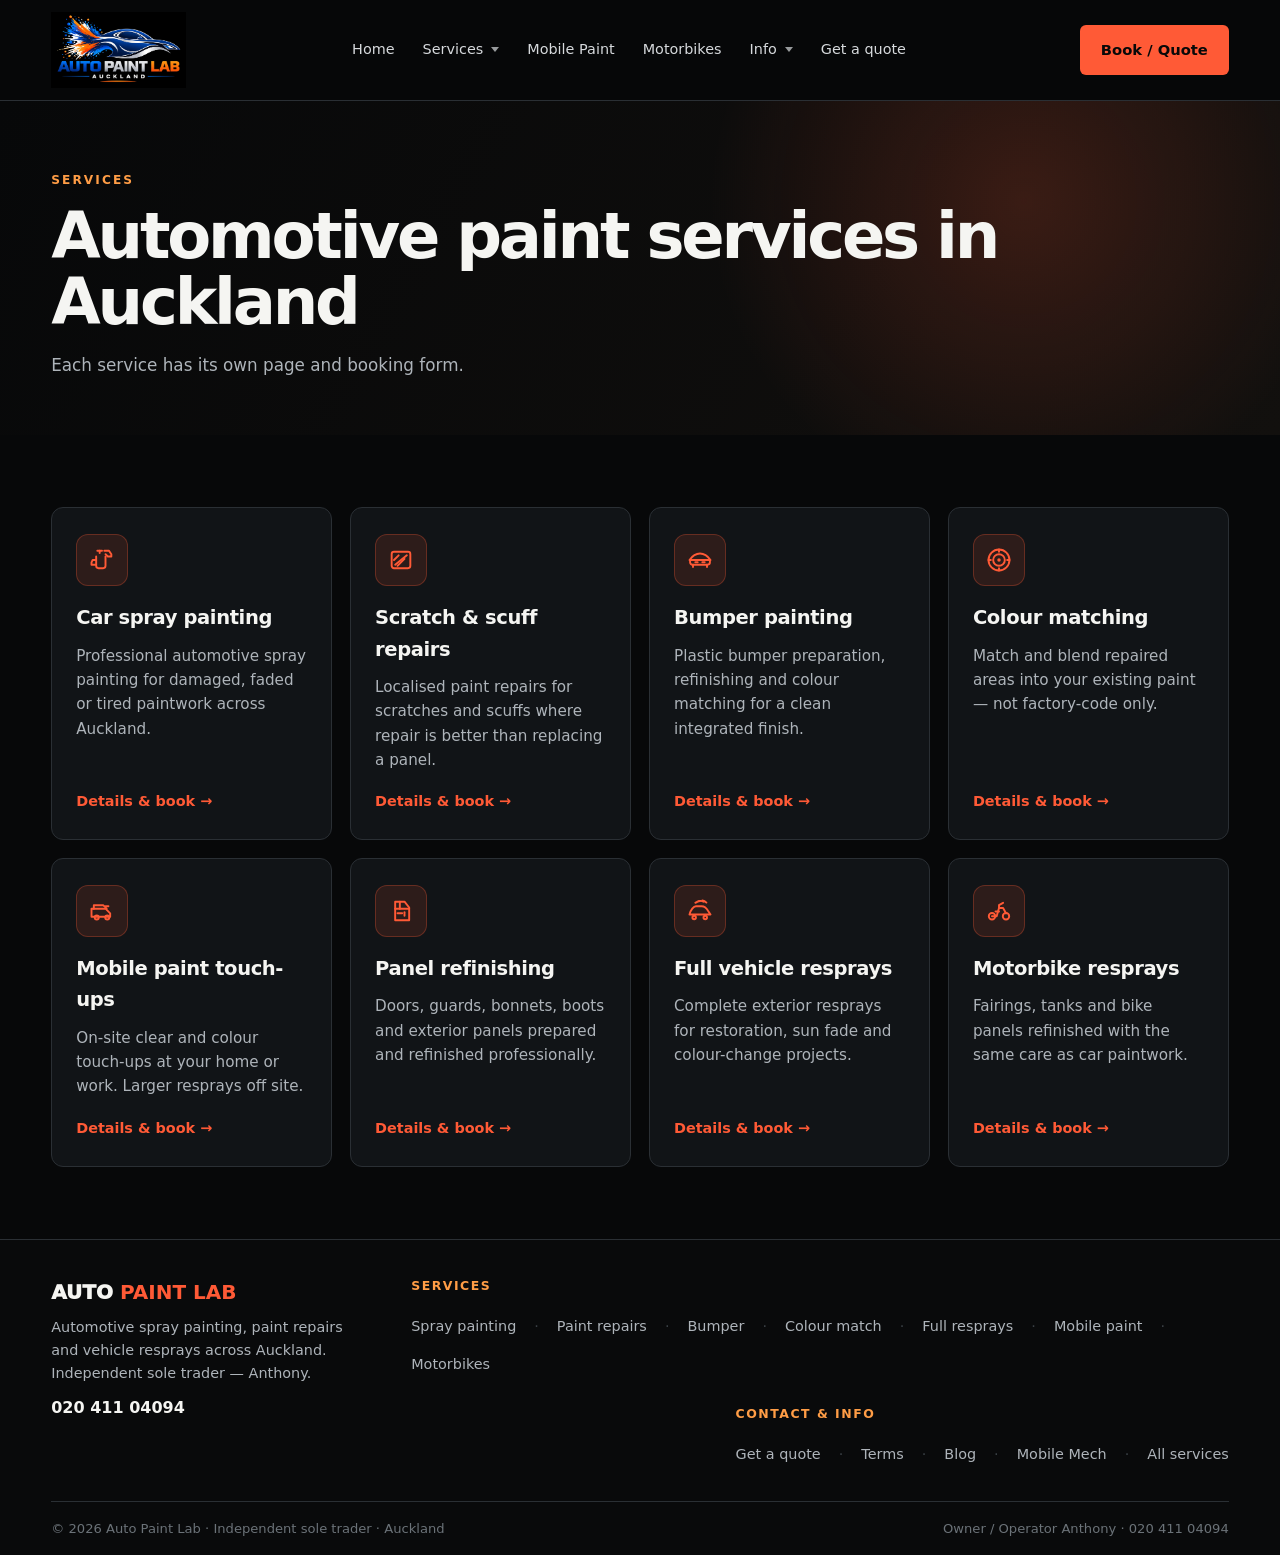
<file: services.html>
<!doctype html>
<html lang="en-NZ">
<head>
<meta charset="utf-8">
<meta name="viewport" content="width=device-width,initial-scale=1">
<title>Car Paint Services Auckland | Auto Paint Lab</title>
<meta name="description" content="Auckland car paint services including spray painting, scratch repairs, bumper painting, colour matching, panel refinishing, mobile touch-ups and full resprays.">
<meta name="keywords" content="car paint services Auckland, car spray painting Auckland, paint repairs Auckland, bumper painting Auckland, scratch repair Auckland, colour matching Auckland, panel refinishing Auckland, car respray Auckland">
<meta name="robots" content="index,follow,max-image-preview:large">
<meta name="author" content="Auto Paint Lab">
<meta name="theme-color" content="#08090a">
<link rel="canonical" href="https://autopaintlab.co.nz/services.html">
<meta property="og:title" content="Car Paint Services Auckland | Spray Painting, Repairs & Resprays | Auto Paint Lab">
<meta property="og:description" content="Auckland car paint services including spray painting, scratch repairs, bumper painting, colour matching, panel refinishing, mobile touch-ups and full resprays.">
<meta property="og:type" content="website">
<meta property="og:url" content="https://autopaintlab.co.nz/services.html">
<meta property="og:site_name" content="Auto Paint Lab">
<meta property="og:image" content="https://autopaintlab.co.nz/og.jpg">
<meta property="og:image:alt" content="Auto Paint Lab Auckland automotive paint and refinishing">
<meta property="og:image:width" content="1200">
<meta property="og:image:height" content="630">
<style>
:root{
  --bg:#070809;--card:#111417;--card2:#171b1f;--text:#f5f5f2;--muted:#aeb4ba;
  --line:#2a2f34;--accent:#ff5a36;--accent2:#ff9d46;--max:1180px;
  --header-h:auto;
}
*{box-sizing:border-box}
html{scroll-behavior:smooth}
body{margin:0;background:var(--bg);color:var(--text);font-family:Inter,system-ui,Arial,sans-serif;line-height:1.6}
a{color:inherit;text-decoration:none}
.wrap{width:min(92%,var(--max));margin:auto}
img{max-width:100%;height:auto;display:block}

/* ===== HEADER — logo ~3x larger ===== */
header{
  position:sticky;top:0;z-index:100;
  background:rgba(7,8,9,.95);backdrop-filter:blur(16px);
  border-bottom:1px solid var(--line);
}
.nav{
  min-height:76px;
  display:flex;align-items:center;justify-content:space-between;
  gap:16px;padding:12px 0;
}







.links{
  display:flex;align-items:center;gap:4px;
  font-size:.9rem;color:#d6d9dc;flex-wrap:wrap;justify-content:flex-end;
}
.links > a, .drop > button{
  display:inline-flex;align-items:center;gap:6px;
  padding:10px 12px;border-radius:6px;
  font:inherit;color:inherit;background:transparent;border:0;cursor:pointer;
  white-space:nowrap;
}
.links > a:hover, .drop > button:hover{color:var(--accent);background:rgba(255,255,255,.04)}
.drop{position:relative}
.drop > button::after{
  content:"";width:0;height:0;
  border-left:4px solid transparent;border-right:4px solid transparent;
  border-top:5px solid currentColor;opacity:.7;margin-left:2px;
}
.drop-menu{
  display:none;position:absolute;top:calc(100% + 4px);left:0;min-width:240px;
  background:#121518;border:1px solid var(--line);border-radius:10px;
  padding:8px;box-shadow:0 16px 40px rgba(0,0,0,.45);z-index:50;
}
.drop:hover .drop-menu, .drop:focus-within .drop-menu{display:block}
.drop-menu a{
  display:block;padding:10px 14px;border-radius:6px;font-size:.9rem;color:#d6d9dc;
}
.drop-menu a:hover{background:rgba(255,90,54,.12);color:var(--accent)}

.nav-cta{flex-shrink:0;margin-left:8px}
.btn{
  display:inline-flex;align-items:center;justify-content:center;gap:8px;
  padding:12px 20px;border-radius:6px;font-weight:850;border:1px solid transparent;
  cursor:pointer;font-size:.92rem;transition:transform .2s,box-shadow .2s,filter .2s;
}
.btn.primary{background:var(--accent);color:#080909}
.btn.primary:hover{transform:translateY(-2px);box-shadow:0 12px 28px rgba(255,90,54,.28);filter:brightness(1.05)}
.btn.secondary{border-color:#3a4045;background:#111315;color:var(--text)}
.btn.secondary:hover{border-color:var(--accent);color:var(--accent)}
.btn.ghost{border-color:#3a4045;background:transparent}

.nav-toggle{
  display:none;width:48px;height:48px;border-radius:8px;
  border:1px solid var(--line);background:#121518;color:var(--text);
  align-items:center;justify-content:center;cursor:pointer;font-size:1.3rem;
}
.mobile-panel{
  display:none;border-top:1px solid var(--line);padding:12px 0 18px;
  background:rgba(7,8,9,.98);
}
.mobile-panel.open{display:block}
.mobile-panel a, .mobile-panel .m-label{
  display:block;padding:12px 4px;border-bottom:1px solid rgba(42,47,52,.6);
  color:#d6d9dc;font-size:.95rem;
}
.mobile-panel .m-label{font-size:.72rem;letter-spacing:.14em;text-transform:uppercase;color:var(--accent2);font-weight:800;border:0;padding-top:16px}
.mobile-panel a:hover{color:var(--accent)}

@media(max-width:1100px){
  
  
  
  :root{--header-h:160px}
}
@media(max-width:960px){
  .links, .nav-cta{display:none}
  .nav-toggle{display:inline-flex}
  
  
  
  :root{--header-h:120px}
}

/* ===== HERO with car background ===== */
.eyebrow{text-transform:uppercase;letter-spacing:.17em;font-size:.76rem;font-weight:900;color:var(--accent2);margin-bottom:14px}
.hero{
  min-height:680px;display:flex;align-items:center;position:relative;overflow:hidden;
  background:
    linear-gradient(105deg, rgba(7,8,9,0.92) 0%, rgba(7,8,9,0.72) 42%, rgba(7,8,9,0.35) 100%),
    url('assets/images/hero-car.jpg');
  background-size:cover;
  background-position:center 40%;
  background-repeat:no-repeat;
}
.hero-in{position:relative;z-index:1;max-width:720px;padding:90px 0}
.hero h1{font-size:clamp(2.8rem,7vw,5.4rem);line-height:.94;letter-spacing:-.06em;margin:0 0 24px}
.hero h1 span{color:var(--accent)}
.hero p{max-width:580px;color:#d0d5d9;font-size:1.12rem;margin:0 0 32px}
.actions{display:flex;gap:12px;flex-wrap:wrap}

.strip{background:#101214;border-top:1px solid var(--line);border-bottom:1px solid var(--line);padding:18px 0}
.strip .wrap{display:flex;flex-wrap:wrap;gap:18px 28px;align-items:center;justify-content:space-between;font-size:.92rem;color:var(--muted)}
.strip strong{color:var(--text)}

section{padding:72px 0}
.intro{max-width:720px;margin-bottom:36px}
.intro h2{font-size:clamp(2rem,4vw,3rem);letter-spacing:-.04em;margin:0 0 14px;line-height:1.05}
.intro p{color:var(--muted);margin:0;font-size:1.05rem}

.grid{display:grid;gap:18px}
.grid-3{grid-template-columns:repeat(auto-fit,minmax(260px,1fr))}
.grid-2{grid-template-columns:repeat(auto-fit,minmax(300px,1fr))}

.card{
  background:var(--card);border:1px solid var(--line);border-radius:12px;
  padding:26px 24px;transition:transform .2s,border-color .2s,box-shadow .2s;
  display:flex;flex-direction:column;height:100%;
}
.card:hover{transform:translateY(-4px);border-color:rgba(255,90,54,.35);box-shadow:0 16px 36px rgba(0,0,0,.25)}
.card .icon{
  width:52px;height:52px;border-radius:12px;margin-bottom:16px;
  display:flex;align-items:center;justify-content:center;
  background:rgba(255,90,54,.12);border:1px solid rgba(255,90,54,.28);
  color:var(--accent);
}
.card .icon svg{width:28px;height:28px}
.card h3{margin:0 0 10px;font-size:1.22rem;letter-spacing:-.02em}
.card p{color:var(--muted);margin:0 0 18px;flex:1;font-size:.95rem}
.card a.more{color:var(--accent);font-weight:800;font-size:.9rem;margin-top:auto}
.card a.more:hover{color:var(--accent2)}

.dark{background:#0b0c0e}
.quote{background:linear-gradient(120deg,#12100e,#0c0d0f);border-top:1px solid var(--line);border-bottom:1px solid var(--line)}
.quotein{display:flex;align-items:center;justify-content:space-between;gap:24px;flex-wrap:wrap}
.quotein h2{margin:0 0 8px;font-size:clamp(1.8rem,3.5vw,2.6rem);letter-spacing:-.03em}
.quotein p{margin:0;color:var(--muted);max-width:520px}

.areas{display:flex;flex-wrap:wrap;gap:10px}
.area{
  background:var(--card2);border:1px solid var(--line);padding:8px 14px;
  border-radius:999px;font-size:.85rem;color:#c8cdd1;
}

/* ===== ESTIMATE ===== */
.estimate-section{background:#0b0d0f}
.estimate-box{border:1px solid var(--line);background:#111417;padding:28px;border-radius:12px;box-shadow:0 25px 70px rgba(0,0,0,.25)}
.estimate-grid{display:grid;grid-template-columns:1.15fr .85fr;gap:24px}
.estimate-form{display:grid;gap:16px}
.estimate-form label{display:grid;gap:7px;font-weight:800;font-size:.9rem}
.estimate-form select,.estimate-form input[type=file]{
  width:100%;background:#090b0c;color:#f5f5f2;border:1px solid #363c41;border-radius:6px;padding:13px;font:inherit
}
.estimate-form input[type=file]{padding:10px}
.estimate-form .pickup{display:flex;align-items:center;gap:10px;font-weight:700;font-size:.92rem}
.estimate-form .pickup input{width:auto}
.estimate-result{
  border:1px solid #493027;background:linear-gradient(145deg,#171211,#0b0d0f);
  padding:28px;display:flex;flex-direction:column;justify-content:center;min-height:280px;border-radius:10px
}
.result-label{font-size:.75rem;letter-spacing:.16em;color:var(--accent2);font-weight:900}
.result-price{font-size:clamp(2.4rem,5vw,4.2rem);line-height:1;font-weight:950;letter-spacing:-.06em;margin:14px 0}
.estimate-result p{color:var(--muted);margin:0 0 20px}
.photo-preview{display:flex;gap:8px;flex-wrap:wrap}
.photo-preview img{width:72px;height:72px;object-fit:cover;border:1px solid var(--line);border-radius:4px}
.estimate-note{margin-top:18px;color:#9ea5aa;font-size:.82rem}
.estimate-note strong{color:#d9dde0}
@media(max-width:800px){
  .estimate-grid{grid-template-columns:1fr}
  .estimate-result{min-height:200px}
}

/* ===== FOOTER horizontal ===== */
footer{border-top:1px solid var(--line);padding:36px 0 0;background:#090a0b}
.foot{
  display:flex;flex-wrap:wrap;align-items:flex-start;justify-content:space-between;
  gap:28px 40px;padding-bottom:28px;
}
.foot-brand{flex:1 1 220px;max-width:320px}
.foot-brand .logo{font-weight:950;font-size:1.25rem;margin-bottom:8px}
.foot-brand .logo b{color:var(--accent)}
.foot-brand p{color:var(--muted);margin:0 0 10px;font-size:.9rem}
.foot-cols{
  display:flex;flex-wrap:wrap;gap:28px 48px;flex:2 1 480px;justify-content:flex-end;
}
.foot-col h3{margin:0 0 12px;font-size:.78rem;letter-spacing:.12em;text-transform:uppercase;color:var(--accent2)}
.foot-col a,.foot-col span{display:block;color:var(--muted);margin:7px 0;font-size:.9rem}
.foot-col a:hover{color:var(--accent)}
.foot-links-row{
  display:flex;flex-wrap:wrap;gap:8px 18px;align-items:center;
}
.foot-links-row a{display:inline;margin:0;color:var(--muted);font-size:.9rem}
.foot-links-row a:hover{color:var(--accent)}
.foot-links-row .sep{color:#3a4045}
.copy{border-top:1px solid var(--line);padding:16px 0;color:#6b7278;font-size:.82rem;display:flex;flex-wrap:wrap;gap:8px 20px;justify-content:space-between}

/* Forms (booking pages) */
.form-wrap{max-width:640px}
.form label{display:block;font-size:.85rem;font-weight:700;margin:16px 0 6px;color:#d5d9dc}
.form input,.form select,.form textarea{
  width:100%;padding:12px 14px;border-radius:8px;border:1px solid var(--line);
  background:#0e1012;color:var(--text);font:inherit;
}
.form input:focus,.form select:focus,.form textarea:focus{
  outline:none;border-color:var(--accent);box-shadow:0 0 0 3px rgba(255,90,54,.15);
}
.form textarea{min-height:120px;resize:vertical}
.form .row{display:grid;grid-template-columns:1fr 1fr;gap:14px}
@media(max-width:560px){.form .row{grid-template-columns:1fr}}
.form .upload{border:1px dashed #3a4045;border-radius:10px;padding:16px;background:#0e1012}
.form .hint{font-size:.82rem;color:var(--muted);margin-top:8px}
.form .caption{font-size:.85rem;color:var(--muted);margin:18px 0}
.form .btn{width:100%;margin-top:8px;padding:16px}
.form .status{margin-top:12px;font-size:.9rem;color:var(--accent2)}
.preview{display:flex;flex-wrap:wrap;gap:8px;margin-top:10px}
.preview img{width:72px;height:72px;object-fit:cover;border-radius:6px;border:1px solid var(--line)}

.page-hero{padding:70px 0 40px;background:radial-gradient(circle at 80% 30%,rgba(255,90,54,.18),transparent 30%),linear-gradient(120deg,#070809,#12100e)}
.page-hero h1{font-size:clamp(2.4rem,5vw,4rem);letter-spacing:-.05em;margin:12px 0;line-height:1.02}
.page-hero p{color:var(--muted);max-width:640px;font-size:1.05rem}
.content-card{background:var(--card);border:1px solid var(--line);border-radius:12px;padding:28px;margin:18px 0}
.content-card h2{margin:0 0 12px;font-size:1.55rem}
.content-card p,.content-card li{color:#c7ccd0}
.content-card ul{padding-left:22px}
.service-cta{
  margin-top:28px;padding:24px;border-radius:12px;
  background:linear-gradient(135deg,#1a1210,#121416);border:1px solid rgba(255,90,54,.25);
  display:flex;flex-wrap:wrap;gap:16px;align-items:center;justify-content:space-between;
}

@media(max-width:800px){
  .hero{min-height:auto;background-position:70% center}
  .hero-in{padding:56px 0}
  .foot-cols{justify-content:flex-start}
}

.top-promo{
  background:linear-gradient(90deg,#1a100e,#121416 40%,#1a100e);
  border-bottom:1px solid rgba(255,90,54,.35);
  text-align:center;
}
.top-promo a{
  display:block;padding:14px 16px;
  font-weight:850;font-size:clamp(.95rem,2.2vw,1.15rem);
  letter-spacing:.02em;color:#fff;
  transition:background .2s,color .2s;
}
.top-promo a:hover{background:rgba(255,90,54,.15);color:var(--accent2)}
.top-promo a span{color:var(--accent);font-weight:900}








@media(max-width:1100px){
  
  
}
@media(max-width:960px){
  
  
  
}
@media(max-width:400px){
  
}


/* Brand — mark + wordmark, dark-header friendly */
.brand{
  display:flex;align-items:center;gap:12px;flex-shrink:0;
  text-decoration:none;color:inherit;min-width:0;
}
.brand-logo{height:76px;width:auto;max-width:150px;
  object-fit:contain;object-position:left center;
  border:none;border-radius:0;box-shadow:none;
  background:transparent;padding:0;display:block;flex-shrink:0;
}
.brand-text{
  display:flex;flex-direction:column;justify-content:center;
  line-height:1.08;gap:3px;min-width:0;
}
.brand-name{
  font-weight:900;letter-spacing:-.035em;font-size:1.28rem;
  text-transform:uppercase;color:#f3f4f2;white-space:nowrap;
}
.brand-name b{color:var(--accent);font-weight:900}
.brand-tag{
  font-size:.65rem;font-weight:700;letter-spacing:.13em;
  text-transform:uppercase;color:#8b9399;white-space:nowrap;
}
@media(max-width:1100px){
  .brand-logo{height:68px;max-width:135px}
  .brand-name{font-size:1.15rem}
}
@media(max-width:960px){
  .brand-logo{height:60px;max-width:120px}
  .brand-name{font-size:1.05rem}
  .brand-tag{font-size:.58rem;letter-spacing:.1em}
}
@media(max-width:380px){
  .brand-tag{display:none}
  .brand-name{font-size:.95rem}
}

</style>
<meta name="twitter:card" content="summary_large_image">
<meta name="twitter:title" content="Car Paint Services Auckland | Spray Painting, Repairs & Resprays | Auto Paint Lab">
<meta name="twitter:description" content="Auckland car paint services including spray painting, scratch repairs, bumper painting, colour matching, panel refinishing, mobile touch-ups and full resprays.">
<meta name="twitter:image" content="https://autopaintlab.co.nz/og.jpg">
<meta property="og:locale" content="en_NZ">
<script type="application/ld+json">
{
  "@context": "https://schema.org",
  "@type": "Organization",
  "name": "Auto Paint Lab",
  "url": "https://autopaintlab.co.nz/",
  "logo": "https://autopaintlab.co.nz/assets/images/auto-paint-lab-logo-clean.webp",
  "telephone": "+642041104094",
  "description": "Independent automotive paint and refinishing service operating across Auckland, New Zealand.",
  "areaServed": {"@type": "City", "name": "Auckland", "sameAs": "https://www.wikidata.org/wiki/Q37100"}
}
</script>
<script type="application/ld+json">
{
  "@context": "https://schema.org",
  "@type": "WebSite",
  "name": "Auto Paint Lab",
  "url": "https://autopaintlab.co.nz/"
}
</script>
</head>
<body>

<header>
  <div class="wrap nav">
    <a class="brand" href="index.html" aria-label="Auto Paint Lab home">
      <img class="brand-logo" src="assets/images/auto-paint-lab-logo-clean.webp" alt="Auto Paint Lab Auckland logo" width="150" height="120">
    </a>
    <nav class="links" aria-label="Main">
      <a href="index.html">Home</a>
      <div class="drop">
        <button type="button" aria-haspopup="true">Services</button>
        <div class="drop-menu" role="menu">
          <a href="services.html">All services</a>
          <a href="spray-painting.html">Car spray painting</a>
          <a href="scratch-repairs.html">Scratch &amp; scuff repairs</a>
          <a href="bumper-painting.html">Bumper painting</a>
          <a href="colour-matching.html">Colour matching</a>
          <a href="panel-refinishing.html">Panel refinishing</a>
          <a href="full-respray.html">Full vehicle resprays</a>
          <a href="mobile-paint.html">Mobile paint</a>
          <a href="motorbike-resprays.html">Motorbike resprays</a>
        </div>
      </div>
      <a href="mobile-paint.html">Mobile Paint</a>
      <a href="motorbike-resprays.html">Motorbikes</a>
      <div class="drop">
        <button type="button" aria-haspopup="true">Info</button>
        <div class="drop-menu" role="menu">
          <a href="blog.html">Blog</a>
          <a href="mobile-mech.html">Mobile Mech partner</a>
          <a href="terms.html">Terms &amp; conditions</a>
          <a href="index.html#areas">Auckland areas</a>
        </div>
      </div>
      <a href="booking.html">Get a quote</a>
    </nav>
    <a class="btn primary nav-cta" href="booking.html">Book / Quote</a>
    <button class="nav-toggle" type="button" aria-label="Open menu" id="navToggle">☰</button>
  </div>
  <div class="mobile-panel wrap" id="mobilePanel">
    <a href="index.html">Home</a>
    <div class="m-label">Services</div>
    <a href="services.html">All services</a>
    <a href="spray-painting.html">Car spray painting</a>
    <a href="scratch-repairs.html">Scratch &amp; scuff repairs</a>
    <a href="bumper-painting.html">Bumper painting</a>
    <a href="colour-matching.html">Colour matching</a>
    <a href="panel-refinishing.html">Panel refinishing</a>
    <a href="full-respray.html">Full vehicle resprays</a>
    <a href="mobile-paint.html">Mobile paint</a>
    <a href="motorbike-resprays.html">Motorbike resprays</a>
    <div class="m-label">Info</div>
    <a href="blog.html">Blog</a>
    <a href="mobile-mech.html">Mobile Mech partner</a>
    <a href="terms.html">Terms &amp; conditions</a>
    <a href="booking.html">Get a quote</a>
    <a href="booking.html" class="btn primary" style="margin-top:14px;text-align:center">Book / Quote</a>
  </div>
</header>

<main><section class="page-hero"><div class="wrap"><div class="eyebrow">Services</div><h1>Automotive paint services in Auckland</h1><p>Each service has its own page and booking form.</p></div></section>
<section><div class="wrap"><div class="grid grid-3">
<article class="card">
  <div class="icon" aria-hidden="true"><svg viewBox="0 0 24 24" fill="none" stroke="currentColor" stroke-width="1.65" stroke-linecap="round" stroke-linejoin="round"><path d="M14 4h4l2 3v2h-3l-2-2"/><path d="M15 9v8a2 2 0 01-2 2H9a2 2 0 01-2-2V9"/><path d="M7 12H4l-1 2v2h4"/><path d="M10 6V4"/><path d="M8 4h4"/></svg></div>
  <h3>Car spray painting</h3>
  <p>Professional automotive spray painting for damaged, faded or tired paintwork across Auckland.</p>
  <a class="more" href="spray-painting.html">Details &amp; book →</a>
</article>
<article class="card">
  <div class="icon" aria-hidden="true"><svg viewBox="0 0 24 24" fill="none" stroke="currentColor" stroke-width="1.65" stroke-linecap="round" stroke-linejoin="round"><rect x="4" y="5" width="16" height="14" rx="2"/><path d="M7 16L17 8"/><path d="M9 17L15 11"/><path d="M6 12l4-4"/></svg></div>
  <h3>Scratch &amp; scuff repairs</h3>
  <p>Localised paint repairs for scratches and scuffs where repair is better than replacing a panel.</p>
  <a class="more" href="scratch-repairs.html">Details &amp; book →</a>
</article>
<article class="card">
  <div class="icon" aria-hidden="true"><svg viewBox="0 0 24 24" fill="none" stroke="currentColor" stroke-width="1.65" stroke-linecap="round" stroke-linejoin="round"><path d="M3 12c2.5-3.5 6-5.5 9-5.5S18.5 8.5 21 12"/><path d="M3.5 12h17v2a2 2 0 01-2 2h-13a2 2 0 01-2-2v-2z"/><path d="M6 16v2M18 16v2"/><path d="M8 14h2M14 14h2"/></svg></div>
  <h3>Bumper painting</h3>
  <p>Plastic bumper preparation, refinishing and colour matching for a clean integrated finish.</p>
  <a class="more" href="bumper-painting.html">Details &amp; book →</a>
</article>
<article class="card">
  <div class="icon" aria-hidden="true"><svg viewBox="0 0 24 24" fill="none" stroke="currentColor" stroke-width="1.65" stroke-linecap="round" stroke-linejoin="round"><circle cx="12" cy="12" r="9"/><circle cx="12" cy="12" r="5"/><circle cx="12" cy="12" r="1.5" fill="currentColor" stroke="none"/><path d="M12 3v2M12 19v2M3 12h2M19 12h2"/></svg></div>
  <h3>Colour matching</h3>
  <p>Match and blend repaired areas into your existing paint — not factory-code only.</p>
  <a class="more" href="colour-matching.html">Details &amp; book →</a>
</article>
<article class="card">
  <div class="icon" aria-hidden="true"><svg viewBox="0 0 24 24" fill="none" stroke="currentColor" stroke-width="1.65" stroke-linecap="round" stroke-linejoin="round"><path d="M3 10h12l4 4v3H3v-7z"/><path d="M5 10V7h8l3 3"/><circle cx="7.5" cy="17.5" r="1.75"/><circle cx="16.5" cy="17.5" r="1.75"/><path d="M15 8h2.5"/></svg></div>
  <h3>Mobile paint touch-ups</h3>
  <p>On-site clear and colour touch-ups at your home or work. Larger resprays off site.</p>
  <a class="more" href="mobile-paint.html">Details &amp; book →</a>
</article>
<article class="card">
  <div class="icon" aria-hidden="true"><svg viewBox="0 0 24 24" fill="none" stroke="currentColor" stroke-width="1.65" stroke-linecap="round" stroke-linejoin="round"><path d="M7 4h8l4 5v11H7V4z"/><path d="M7 10h12"/><path d="M11 4v6"/><path d="M15 13v3"/><path d="M9 14h4"/></svg></div>
  <h3>Panel refinishing</h3>
  <p>Doors, guards, bonnets, boots and exterior panels prepared and refinished professionally.</p>
  <a class="more" href="panel-refinishing.html">Details &amp; book →</a>
</article>
<article class="card">
  <div class="icon" aria-hidden="true"><svg viewBox="0 0 24 24" fill="none" stroke="currentColor" stroke-width="1.65" stroke-linecap="round" stroke-linejoin="round"><path d="M3 15c1-4 3.5-7 5.5-7h5c2 0 4 1.5 5.5 4l2 3H3v-0z"/><circle cx="7" cy="17.5" r="1.5"/><circle cx="16.5" cy="17.5" r="1.5"/><path d="M8 5c1.5-1 3-1.5 4-1.5"/><path d="M11 3.5c1-.3 2.5-.3 4 .5"/><path d="M14 3c1.2.2 2.5.8 3.5 1.8"/></svg></div>
  <h3>Full vehicle resprays</h3>
  <p>Complete exterior resprays for restoration, sun fade and colour-change projects.</p>
  <a class="more" href="full-respray.html">Details &amp; book →</a>
</article>
<article class="card">
  <div class="icon" aria-hidden="true"><svg viewBox="0 0 24 24" fill="none" stroke="currentColor" stroke-width="1.65" stroke-linecap="round" stroke-linejoin="round"><circle cx="6" cy="16.5" r="2.75"/><circle cx="18" cy="16.5" r="2.75"/><path d="M6 16.5h4L12 9.5h3.5L18 14"/><path d="M12 9.5V7l3.5-2"/><path d="M9 12.5h3"/></svg></div>
  <h3>Motorbike resprays</h3>
  <p>Fairings, tanks and bike panels refinished with the same care as car paintwork.</p>
  <a class="more" href="motorbike-resprays.html">Details &amp; book →</a>
</article>
</div></div></section></main>

<footer>
  <div class="wrap foot">
    <div class="foot-brand">
      <div class="logo">AUTO <b>PAINT LAB</b></div>
      <p>Automotive spray painting, paint repairs and vehicle resprays across Auckland. Independent sole trader — Anthony.</p>
      <a href="tel:+642041104094" style="color:var(--text);font-weight:800">020 411 04094</a>
    </div>
    <div class="foot-cols">
      <div class="foot-col">
        <h3>Services</h3>
        <div class="foot-links-row">
          <a href="spray-painting.html">Spray painting</a><span class="sep">·</span>
          <a href="scratch-repairs.html">Paint repairs</a><span class="sep">·</span>
          <a href="bumper-painting.html">Bumper</a><span class="sep">·</span>
          <a href="colour-matching.html">Colour match</a><span class="sep">·</span>
          <a href="full-respray.html">Full resprays</a><span class="sep">·</span>
          <a href="mobile-paint.html">Mobile paint</a><span class="sep">·</span>
          <a href="motorbike-resprays.html">Motorbikes</a>
        </div>
      </div>
      <div class="foot-col">
        <h3>Contact &amp; info</h3>
        <div class="foot-links-row">
          <a href="booking.html">Get a quote</a><span class="sep">·</span>
          <a href="terms.html">Terms</a><span class="sep">·</span>
          <a href="blog.html">Blog</a><span class="sep">·</span>
          <a href="mobile-mech.html">Mobile Mech</a><span class="sep">·</span>
          <a href="services.html">All services</a>
        </div>
      </div>
    </div>
  </div>
  <div class="wrap copy">
    <span>© 2026 Auto Paint Lab · Independent sole trader · Auckland</span>
    <span>Owner / Operator Anthony · 020 411 04094</span>
  </div>
</footer>
<script>
(function(){
  var t=document.getElementById('navToggle'), p=document.getElementById('mobilePanel');
  if(t&&p){t.addEventListener('click',function(){p.classList.toggle('open');});}
})();
</script>

</body>
</html>
</file>
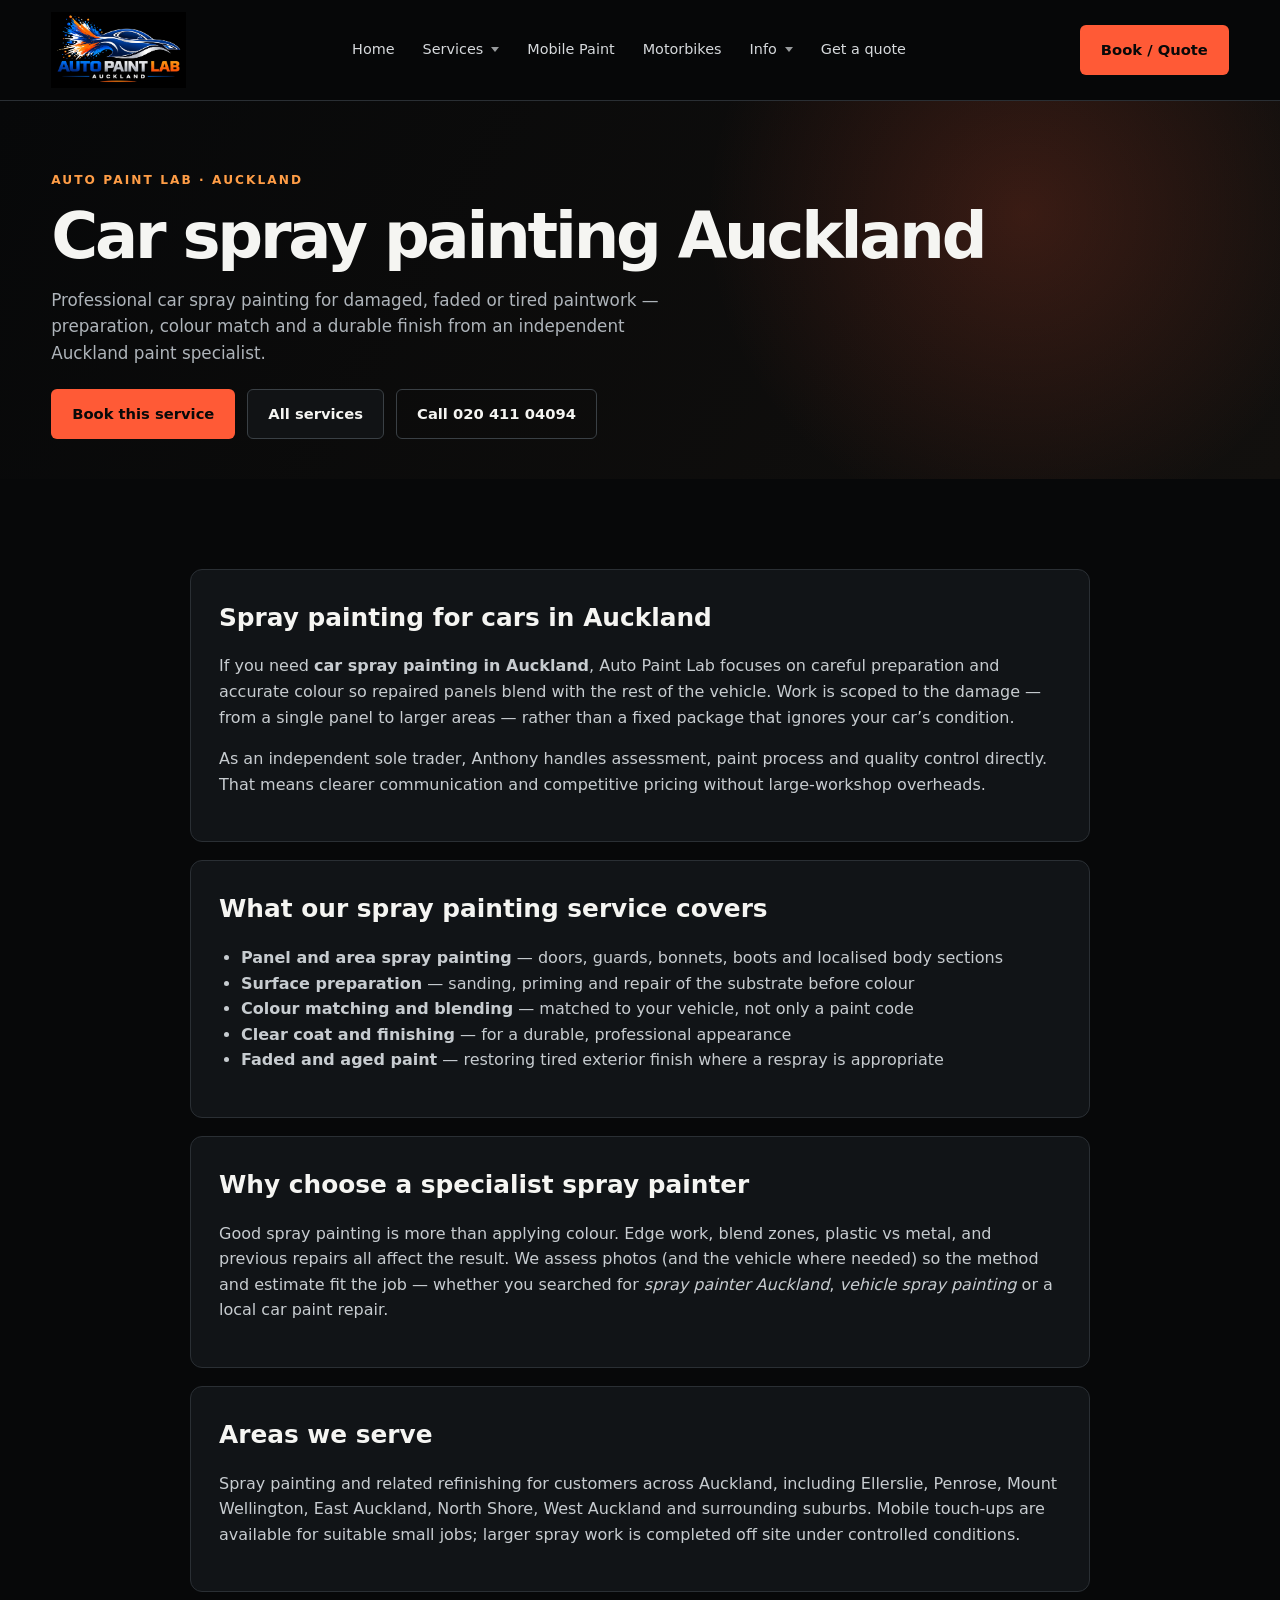
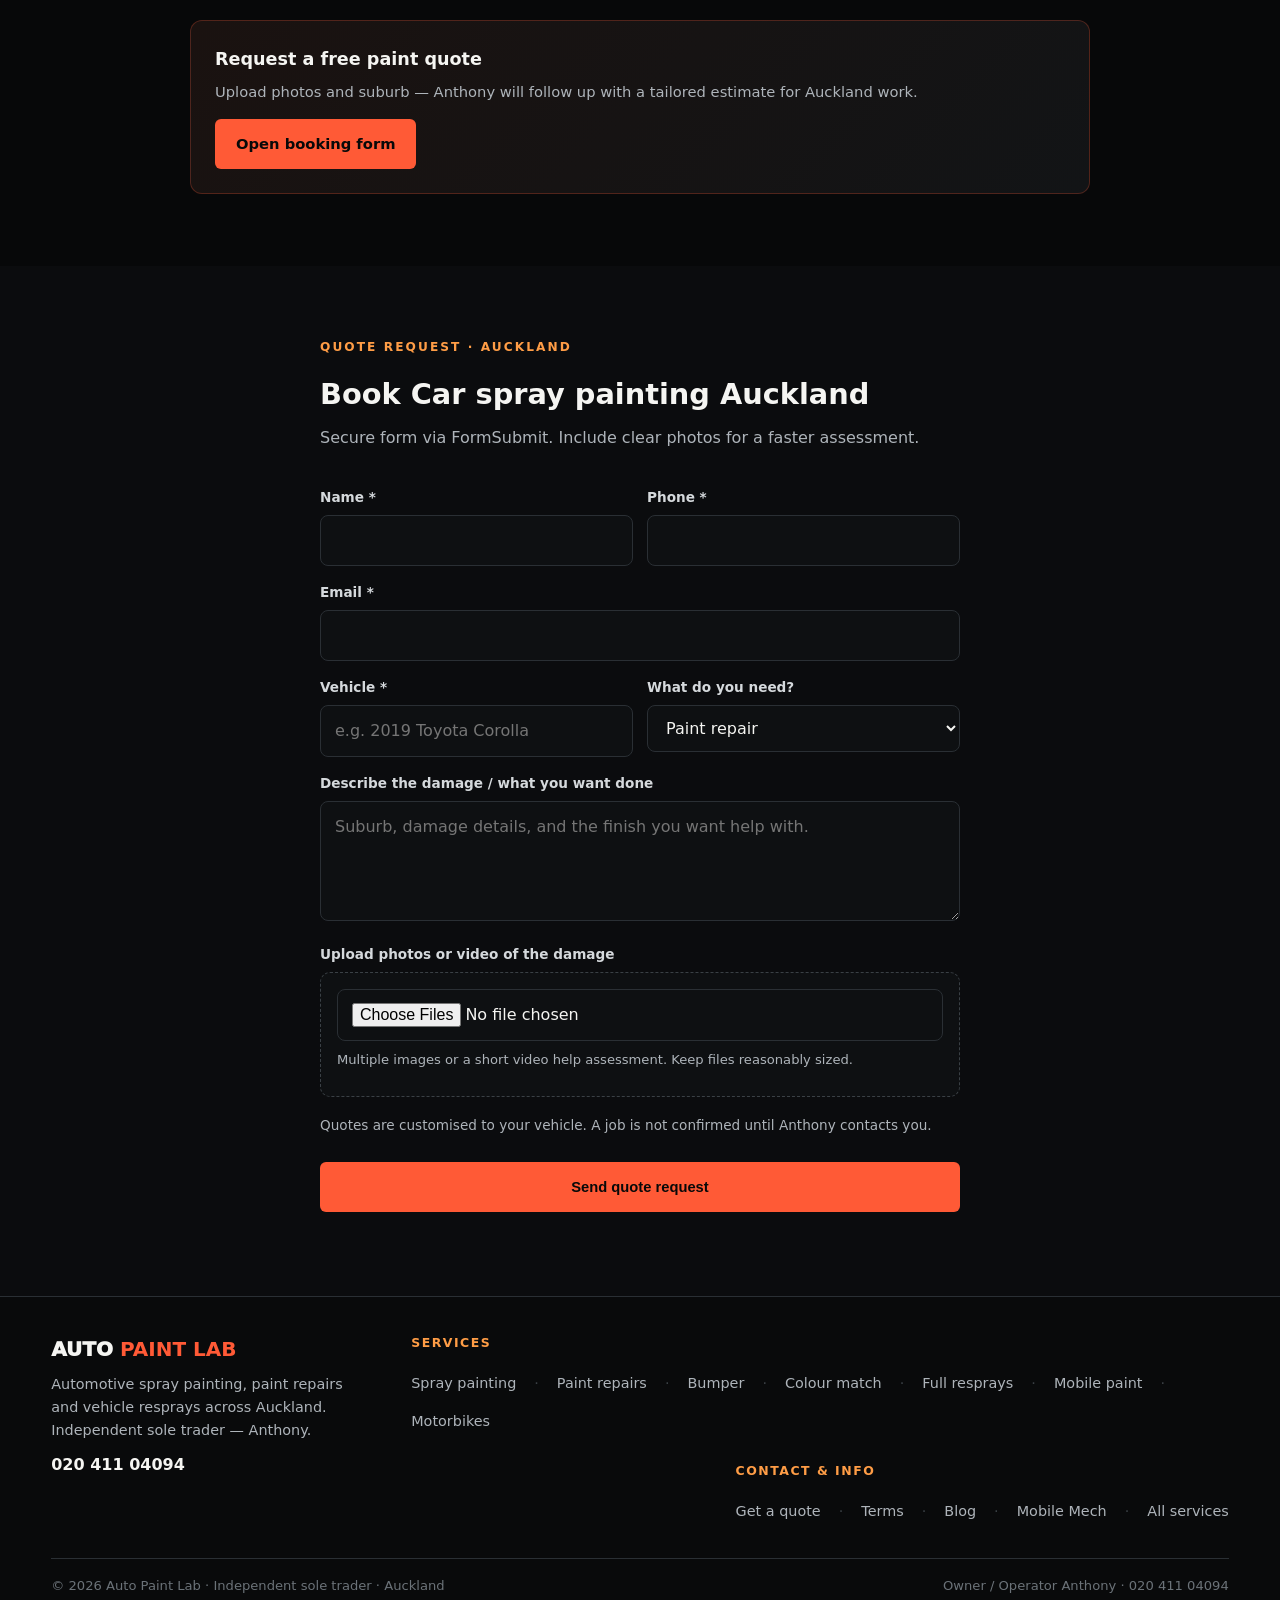
<file: spray-painting.html>
<!doctype html>
<html lang="en-NZ">
<head>
<meta charset="utf-8">
<meta name="viewport" content="width=device-width,initial-scale=1">
<title>Car Spray Painting Auckland | Auto Paint Lab</title>
<meta name="description" content="Professional car spray painting in Auckland for damaged or faded paintwork, panel painting, colour matching and vehicle resprays. Free quote.">
<meta name="keywords" content="car spray painting Auckland, spray painter Auckland, vehicle spray painting Auckland, auto spray painter, car respray Auckland, automotive painting Auckland">
<meta name="robots" content="index,follow,max-image-preview:large">
<meta name="author" content="Auto Paint Lab">
<meta name="theme-color" content="#08090a">
<link rel="canonical" href="https://autopaintlab.co.nz/spray-painting.html">
<meta property="og:title" content="Car Spray Painting Auckland | Professional Auto Spray Painter | Auto Paint Lab">
<meta property="og:description" content="Professional car spray painting in Auckland for damaged, faded and tired paintwork. Colour-matched refinishing, panel painting and vehicle resprays with free quotes.">
<meta property="og:type" content="website">
<meta property="og:url" content="https://autopaintlab.co.nz/spray-painting.html">
<meta property="og:site_name" content="Auto Paint Lab">
<meta property="og:image" content="https://autopaintlab.co.nz/og.jpg">
<meta property="og:image:alt" content="Auto Paint Lab Auckland automotive paint and refinishing">
<meta property="og:image:width" content="1200">
<meta property="og:image:height" content="630">
<meta property="og:locale" content="en_NZ">
<style>
:root{
  --bg:#070809;--card:#111417;--card2:#171b1f;--text:#f5f5f2;--muted:#aeb4ba;
  --line:#2a2f34;--accent:#ff5a36;--accent2:#ff9d46;--max:1180px;
  --header-h:auto;
}
*{box-sizing:border-box}
html{scroll-behavior:smooth}
body{margin:0;background:var(--bg);color:var(--text);font-family:Inter,system-ui,Arial,sans-serif;line-height:1.6}
a{color:inherit;text-decoration:none}
.wrap{width:min(92%,var(--max));margin:auto}
img{max-width:100%;height:auto;display:block}

/* ===== HEADER — logo ~3x larger ===== */
header{
  position:sticky;top:0;z-index:100;
  background:rgba(7,8,9,.95);backdrop-filter:blur(16px);
  border-bottom:1px solid var(--line);
}
.nav{
  min-height:76px;
  display:flex;align-items:center;justify-content:space-between;
  gap:16px;padding:12px 0;
}







.links{
  display:flex;align-items:center;gap:4px;
  font-size:.9rem;color:#d6d9dc;flex-wrap:wrap;justify-content:flex-end;
}
.links > a, .drop > button{
  display:inline-flex;align-items:center;gap:6px;
  padding:10px 12px;border-radius:6px;
  font:inherit;color:inherit;background:transparent;border:0;cursor:pointer;
  white-space:nowrap;
}
.links > a:hover, .drop > button:hover{color:var(--accent);background:rgba(255,255,255,.04)}
.drop{position:relative}
.drop > button::after{
  content:"";width:0;height:0;
  border-left:4px solid transparent;border-right:4px solid transparent;
  border-top:5px solid currentColor;opacity:.7;margin-left:2px;
}
.drop-menu{
  display:none;position:absolute;top:calc(100% + 4px);left:0;min-width:240px;
  background:#121518;border:1px solid var(--line);border-radius:10px;
  padding:8px;box-shadow:0 16px 40px rgba(0,0,0,.45);z-index:50;
}
.drop:hover .drop-menu, .drop:focus-within .drop-menu{display:block}
.drop-menu a{
  display:block;padding:10px 14px;border-radius:6px;font-size:.9rem;color:#d6d9dc;
}
.drop-menu a:hover{background:rgba(255,90,54,.12);color:var(--accent)}

.nav-cta{flex-shrink:0;margin-left:8px}
.btn{
  display:inline-flex;align-items:center;justify-content:center;gap:8px;
  padding:12px 20px;border-radius:6px;font-weight:850;border:1px solid transparent;
  cursor:pointer;font-size:.92rem;transition:transform .2s,box-shadow .2s,filter .2s;
}
.btn.primary{background:var(--accent);color:#080909}
.btn.primary:hover{transform:translateY(-2px);box-shadow:0 12px 28px rgba(255,90,54,.28);filter:brightness(1.05)}
.btn.secondary{border-color:#3a4045;background:#111315;color:var(--text)}
.btn.secondary:hover{border-color:var(--accent);color:var(--accent)}
.btn.ghost{border-color:#3a4045;background:transparent}

.nav-toggle{
  display:none;width:48px;height:48px;border-radius:8px;
  border:1px solid var(--line);background:#121518;color:var(--text);
  align-items:center;justify-content:center;cursor:pointer;font-size:1.3rem;
}
.mobile-panel{
  display:none;border-top:1px solid var(--line);padding:12px 0 18px;
  background:rgba(7,8,9,.98);
}
.mobile-panel.open{display:block}
.mobile-panel a, .mobile-panel .m-label{
  display:block;padding:12px 4px;border-bottom:1px solid rgba(42,47,52,.6);
  color:#d6d9dc;font-size:.95rem;
}
.mobile-panel .m-label{font-size:.72rem;letter-spacing:.14em;text-transform:uppercase;color:var(--accent2);font-weight:800;border:0;padding-top:16px}
.mobile-panel a:hover{color:var(--accent)}

@media(max-width:1100px){
  
  
  
  :root{--header-h:160px}
}
@media(max-width:960px){
  .links, .nav-cta{display:none}
  .nav-toggle{display:inline-flex}
  
  
  
  :root{--header-h:120px}
}

/* ===== HERO with car background ===== */
.eyebrow{text-transform:uppercase;letter-spacing:.17em;font-size:.76rem;font-weight:900;color:var(--accent2);margin-bottom:14px}
.hero{
  min-height:680px;display:flex;align-items:center;position:relative;overflow:hidden;
  background:
    linear-gradient(105deg, rgba(7,8,9,0.92) 0%, rgba(7,8,9,0.72) 42%, rgba(7,8,9,0.35) 100%),
    url('assets/images/hero-car.jpg');
  background-size:cover;
  background-position:center 40%;
  background-repeat:no-repeat;
}
.hero-in{position:relative;z-index:1;max-width:720px;padding:90px 0}
.hero h1{font-size:clamp(2.8rem,7vw,5.4rem);line-height:.94;letter-spacing:-.06em;margin:0 0 24px}
.hero h1 span{color:var(--accent)}
.hero p{max-width:580px;color:#d0d5d9;font-size:1.12rem;margin:0 0 32px}
.actions{display:flex;gap:12px;flex-wrap:wrap}

.strip{background:#101214;border-top:1px solid var(--line);border-bottom:1px solid var(--line);padding:18px 0}
.strip .wrap{display:flex;flex-wrap:wrap;gap:18px 28px;align-items:center;justify-content:space-between;font-size:.92rem;color:var(--muted)}
.strip strong{color:var(--text)}

section{padding:72px 0}
.intro{max-width:720px;margin-bottom:36px}
.intro h2{font-size:clamp(2rem,4vw,3rem);letter-spacing:-.04em;margin:0 0 14px;line-height:1.05}
.intro p{color:var(--muted);margin:0;font-size:1.05rem}

.grid{display:grid;gap:18px}
.grid-3{grid-template-columns:repeat(auto-fit,minmax(260px,1fr))}
.grid-2{grid-template-columns:repeat(auto-fit,minmax(300px,1fr))}

.card{
  background:var(--card);border:1px solid var(--line);border-radius:12px;
  padding:26px 24px;transition:transform .2s,border-color .2s,box-shadow .2s;
  display:flex;flex-direction:column;height:100%;
}
.card:hover{transform:translateY(-4px);border-color:rgba(255,90,54,.35);box-shadow:0 16px 36px rgba(0,0,0,.25)}
.card .icon{
  width:52px;height:52px;border-radius:12px;margin-bottom:16px;
  display:flex;align-items:center;justify-content:center;
  background:rgba(255,90,54,.12);border:1px solid rgba(255,90,54,.28);
  color:var(--accent);
}
.card .icon svg{width:28px;height:28px}
.card h3{margin:0 0 10px;font-size:1.22rem;letter-spacing:-.02em}
.card p{color:var(--muted);margin:0 0 18px;flex:1;font-size:.95rem}
.card a.more{color:var(--accent);font-weight:800;font-size:.9rem;margin-top:auto}
.card a.more:hover{color:var(--accent2)}

.dark{background:#0b0c0e}
.quote{background:linear-gradient(120deg,#12100e,#0c0d0f);border-top:1px solid var(--line);border-bottom:1px solid var(--line)}
.quotein{display:flex;align-items:center;justify-content:space-between;gap:24px;flex-wrap:wrap}
.quotein h2{margin:0 0 8px;font-size:clamp(1.8rem,3.5vw,2.6rem);letter-spacing:-.03em}
.quotein p{margin:0;color:var(--muted);max-width:520px}

.areas{display:flex;flex-wrap:wrap;gap:10px}
.area{
  background:var(--card2);border:1px solid var(--line);padding:8px 14px;
  border-radius:999px;font-size:.85rem;color:#c8cdd1;
}

/* ===== ESTIMATE ===== */
.estimate-section{background:#0b0d0f}
.estimate-box{border:1px solid var(--line);background:#111417;padding:28px;border-radius:12px;box-shadow:0 25px 70px rgba(0,0,0,.25)}
.estimate-grid{display:grid;grid-template-columns:1.15fr .85fr;gap:24px}
.estimate-form{display:grid;gap:16px}
.estimate-form label{display:grid;gap:7px;font-weight:800;font-size:.9rem}
.estimate-form select,.estimate-form input[type=file]{
  width:100%;background:#090b0c;color:#f5f5f2;border:1px solid #363c41;border-radius:6px;padding:13px;font:inherit
}
.estimate-form input[type=file]{padding:10px}
.estimate-form .pickup{display:flex;align-items:center;gap:10px;font-weight:700;font-size:.92rem}
.estimate-form .pickup input{width:auto}
.estimate-result{
  border:1px solid #493027;background:linear-gradient(145deg,#171211,#0b0d0f);
  padding:28px;display:flex;flex-direction:column;justify-content:center;min-height:280px;border-radius:10px
}
.result-label{font-size:.75rem;letter-spacing:.16em;color:var(--accent2);font-weight:900}
.result-price{font-size:clamp(2.4rem,5vw,4.2rem);line-height:1;font-weight:950;letter-spacing:-.06em;margin:14px 0}
.estimate-result p{color:var(--muted);margin:0 0 20px}
.photo-preview{display:flex;gap:8px;flex-wrap:wrap}
.photo-preview img{width:72px;height:72px;object-fit:cover;border:1px solid var(--line);border-radius:4px}
.estimate-note{margin-top:18px;color:#9ea5aa;font-size:.82rem}
.estimate-note strong{color:#d9dde0}
@media(max-width:800px){
  .estimate-grid{grid-template-columns:1fr}
  .estimate-result{min-height:200px}
}

/* ===== FOOTER horizontal ===== */
footer{border-top:1px solid var(--line);padding:36px 0 0;background:#090a0b}
.foot{
  display:flex;flex-wrap:wrap;align-items:flex-start;justify-content:space-between;
  gap:28px 40px;padding-bottom:28px;
}
.foot-brand{flex:1 1 220px;max-width:320px}
.foot-brand .logo{font-weight:950;font-size:1.25rem;margin-bottom:8px}
.foot-brand .logo b{color:var(--accent)}
.foot-brand p{color:var(--muted);margin:0 0 10px;font-size:.9rem}
.foot-cols{
  display:flex;flex-wrap:wrap;gap:28px 48px;flex:2 1 480px;justify-content:flex-end;
}
.foot-col h3{margin:0 0 12px;font-size:.78rem;letter-spacing:.12em;text-transform:uppercase;color:var(--accent2)}
.foot-col a,.foot-col span{display:block;color:var(--muted);margin:7px 0;font-size:.9rem}
.foot-col a:hover{color:var(--accent)}
.foot-links-row{
  display:flex;flex-wrap:wrap;gap:8px 18px;align-items:center;
}
.foot-links-row a{display:inline;margin:0;color:var(--muted);font-size:.9rem}
.foot-links-row a:hover{color:var(--accent)}
.foot-links-row .sep{color:#3a4045}
.copy{border-top:1px solid var(--line);padding:16px 0;color:#6b7278;font-size:.82rem;display:flex;flex-wrap:wrap;gap:8px 20px;justify-content:space-between}

/* Forms (booking pages) */
.form-wrap{max-width:640px}
.form label{display:block;font-size:.85rem;font-weight:700;margin:16px 0 6px;color:#d5d9dc}
.form input,.form select,.form textarea{
  width:100%;padding:12px 14px;border-radius:8px;border:1px solid var(--line);
  background:#0e1012;color:var(--text);font:inherit;
}
.form input:focus,.form select:focus,.form textarea:focus{
  outline:none;border-color:var(--accent);box-shadow:0 0 0 3px rgba(255,90,54,.15);
}
.form textarea{min-height:120px;resize:vertical}
.form .row{display:grid;grid-template-columns:1fr 1fr;gap:14px}
@media(max-width:560px){.form .row{grid-template-columns:1fr}}
.form .upload{border:1px dashed #3a4045;border-radius:10px;padding:16px;background:#0e1012}
.form .hint{font-size:.82rem;color:var(--muted);margin-top:8px}
.form .caption{font-size:.85rem;color:var(--muted);margin:18px 0}
.form .btn{width:100%;margin-top:8px;padding:16px}
.form .status{margin-top:12px;font-size:.9rem;color:var(--accent2)}
.preview{display:flex;flex-wrap:wrap;gap:8px;margin-top:10px}
.preview img{width:72px;height:72px;object-fit:cover;border-radius:6px;border:1px solid var(--line)}

.page-hero{padding:70px 0 40px;background:radial-gradient(circle at 80% 30%,rgba(255,90,54,.18),transparent 30%),linear-gradient(120deg,#070809,#12100e)}
.page-hero h1{font-size:clamp(2.4rem,5vw,4rem);letter-spacing:-.05em;margin:12px 0;line-height:1.02}
.page-hero p{color:var(--muted);max-width:640px;font-size:1.05rem}
.content-card{background:var(--card);border:1px solid var(--line);border-radius:12px;padding:28px;margin:18px 0}
.content-card h2{margin:0 0 12px;font-size:1.55rem}
.content-card p,.content-card li{color:#c7ccd0}
.content-card ul{padding-left:22px}
.service-cta{
  margin-top:28px;padding:24px;border-radius:12px;
  background:linear-gradient(135deg,#1a1210,#121416);border:1px solid rgba(255,90,54,.25);
  display:flex;flex-wrap:wrap;gap:16px;align-items:center;justify-content:space-between;
}

@media(max-width:800px){
  .hero{min-height:auto;background-position:70% center}
  .hero-in{padding:56px 0}
  .foot-cols{justify-content:flex-start}
}

.top-promo{
  background:linear-gradient(90deg,#1a100e,#121416 40%,#1a100e);
  border-bottom:1px solid rgba(255,90,54,.35);
  text-align:center;
}
.top-promo a{
  display:block;padding:14px 16px;
  font-weight:850;font-size:clamp(.95rem,2.2vw,1.15rem);
  letter-spacing:.02em;color:#fff;
  transition:background .2s,color .2s;
}
.top-promo a:hover{background:rgba(255,90,54,.15);color:var(--accent2)}
.top-promo a span{color:var(--accent);font-weight:900}








@media(max-width:1100px){
  
  
}
@media(max-width:960px){
  
  
  
}
@media(max-width:400px){
  
}


/* Brand — mark + wordmark, dark-header friendly */
.brand{
  display:flex;align-items:center;gap:12px;flex-shrink:0;
  text-decoration:none;color:inherit;min-width:0;
}
.brand-logo{height:76px;width:auto;max-width:150px;
  object-fit:contain;object-position:left center;
  border:none;border-radius:0;box-shadow:none;
  background:transparent;padding:0;display:block;flex-shrink:0;
}
.brand-text{
  display:flex;flex-direction:column;justify-content:center;
  line-height:1.08;gap:3px;min-width:0;
}
.brand-name{
  font-weight:900;letter-spacing:-.035em;font-size:1.28rem;
  text-transform:uppercase;color:#f3f4f2;white-space:nowrap;
}
.brand-name b{color:var(--accent);font-weight:900}
.brand-tag{
  font-size:.65rem;font-weight:700;letter-spacing:.13em;
  text-transform:uppercase;color:#8b9399;white-space:nowrap;
}
@media(max-width:1100px){
  .brand-logo{height:68px;max-width:135px}
  .brand-name{font-size:1.15rem}
}
@media(max-width:960px){
  .brand-logo{height:60px;max-width:120px}
  .brand-name{font-size:1.05rem}
  .brand-tag{font-size:.58rem;letter-spacing:.1em}
}
@media(max-width:380px){
  .brand-tag{display:none}
  .brand-name{font-size:.95rem}
}

</style>
<meta name="twitter:card" content="summary_large_image">
<meta name="twitter:title" content="Car Spray Painting Auckland | Professional Auto Spray Painter | Auto Paint Lab">
<meta name="twitter:description" content="Professional car spray painting in Auckland for damaged, faded and tired paintwork. Colour-matched refinishing, panel painting and vehicle resprays with free quotes.">
<meta name="twitter:image" content="https://autopaintlab.co.nz/og.jpg">
<script type="application/ld+json">
{
  "@context": "https://schema.org",
  "@type": "Organization",
  "name": "Auto Paint Lab",
  "url": "https://autopaintlab.co.nz/",
  "logo": "https://autopaintlab.co.nz/assets/images/auto-paint-lab-logo-clean.webp",
  "telephone": "+642041104094",
  "description": "Independent automotive paint and refinishing service operating across Auckland, New Zealand.",
  "areaServed": {"@type": "City", "name": "Auckland", "sameAs": "https://www.wikidata.org/wiki/Q37100"}
}
</script>
<script type="application/ld+json">
{
  "@context": "https://schema.org",
  "@type": "WebSite",
  "name": "Auto Paint Lab",
  "url": "https://autopaintlab.co.nz/"
}
</script>
</head>
<body>
<header>
  <div class="wrap nav">
    <a class="brand" href="index.html" aria-label="Auto Paint Lab home">
      <img class="brand-logo" src="assets/images/auto-paint-lab-logo-clean.webp" alt="Auto Paint Lab Auckland logo" width="150" height="120">
    </a>
    <nav class="links" aria-label="Main">
      <a href="index.html">Home</a>
      <div class="drop">
        <button type="button" aria-haspopup="true">Services</button>
        <div class="drop-menu" role="menu">
          <a href="services.html">All services</a>
          <a href="spray-painting.html">Car spray painting</a>
          <a href="scratch-repairs.html">Scratch &amp; scuff repairs</a>
          <a href="bumper-painting.html">Bumper painting</a>
          <a href="colour-matching.html">Colour matching</a>
          <a href="panel-refinishing.html">Panel refinishing</a>
          <a href="full-respray.html">Full vehicle resprays</a>
          <a href="mobile-paint.html">Mobile paint</a>
          <a href="motorbike-resprays.html">Motorbike resprays</a>
        </div>
      </div>
      <a href="mobile-paint.html">Mobile Paint</a>
      <a href="motorbike-resprays.html">Motorbikes</a>
      <div class="drop">
        <button type="button" aria-haspopup="true">Info</button>
        <div class="drop-menu" role="menu">
          <a href="blog.html">Blog</a>
          <a href="mobile-mech.html">Mobile Mech partner</a>
          <a href="terms.html">Terms &amp; conditions</a>
          <a href="index.html#areas">Auckland areas</a>
        </div>
      </div>
      <a href="booking.html">Get a quote</a>
    </nav>
    <a class="btn primary nav-cta" href="booking.html">Book / Quote</a>
    <button class="nav-toggle" type="button" aria-label="Open menu" id="navToggle">☰</button>
  </div>
  <div class="mobile-panel wrap" id="mobilePanel">
    <a href="index.html">Home</a>
    <div class="m-label">Services</div>
    <a href="services.html">All services</a>
    <a href="spray-painting.html">Car spray painting</a>
    <a href="scratch-repairs.html">Scratch &amp; scuff repairs</a>
    <a href="bumper-painting.html">Bumper painting</a>
    <a href="colour-matching.html">Colour matching</a>
    <a href="panel-refinishing.html">Panel refinishing</a>
    <a href="full-respray.html">Full vehicle resprays</a>
    <a href="mobile-paint.html">Mobile paint</a>
    <a href="motorbike-resprays.html">Motorbike resprays</a>
    <div class="m-label">Info</div>
    <a href="blog.html">Blog</a>
    <a href="mobile-mech.html">Mobile Mech partner</a>
    <a href="terms.html">Terms &amp; conditions</a>
    <a href="booking.html">Get a quote</a>
    <a href="booking.html" class="btn primary" style="margin-top:14px;text-align:center">Book / Quote</a>
  </div>
</header>

<main>
  <section class="page-hero">
    <div class="wrap">
      <div class="eyebrow">Auto Paint Lab · Auckland</div>
      <h1>Car spray painting Auckland</h1>
      <p>Professional car spray painting for damaged, faded or tired paintwork — preparation, colour match and a durable finish from an independent Auckland paint specialist.</p>
      <div class="actions" style="margin-top:22px">
        <a class="btn primary" href="#book">Book this service</a>
        <a class="btn secondary" href="services.html">All services</a>
        <a class="btn ghost" href="tel:+642041104094">Call 020 411 04094</a>
      </div>
    </div>
  </section>
  <section>
    <div class="wrap" style="max-width:900px">
      
<div class="content-card">
<h2>Spray painting for cars in Auckland</h2>
<p>If you need <strong>car spray painting in Auckland</strong>, Auto Paint Lab focuses on careful preparation and accurate colour so repaired panels blend with the rest of the vehicle. Work is scoped to the damage — from a single panel to larger areas — rather than a fixed package that ignores your car’s condition.</p>
<p>As an independent sole trader, Anthony handles assessment, paint process and quality control directly. That means clearer communication and competitive pricing without large-workshop overheads.</p>
</div>
<div class="content-card">
<h2>What our spray painting service covers</h2>
<ul>
<li><strong>Panel and area spray painting</strong> — doors, guards, bonnets, boots and localised body sections</li>
<li><strong>Surface preparation</strong> — sanding, priming and repair of the substrate before colour</li>
<li><strong>Colour matching and blending</strong> — matched to your vehicle, not only a paint code</li>
<li><strong>Clear coat and finishing</strong> — for a durable, professional appearance</li>
<li><strong>Faded and aged paint</strong> — restoring tired exterior finish where a respray is appropriate</li>
</ul>
</div>
<div class="content-card">
<h2>Why choose a specialist spray painter</h2>
<p>Good spray painting is more than applying colour. Edge work, blend zones, plastic vs metal, and previous repairs all affect the result. We assess photos (and the vehicle where needed) so the method and estimate fit the job — whether you searched for <em>spray painter Auckland</em>, <em>vehicle spray painting</em> or a local car paint repair.</p>
</div>
<div class="content-card">
<h2>Areas we serve</h2>
<p>Spray painting and related refinishing for customers across Auckland, including Ellerslie, Penrose, Mount Wellington, East Auckland, North Shore, West Auckland and surrounding suburbs. Mobile touch-ups are available for suitable small jobs; larger spray work is completed off site under controlled conditions.</p>
</div>

      <div class="service-cta">
        <div>
          <strong style="font-size:1.1rem">Request a free paint quote</strong>
          <p style="margin:6px 0 0;color:var(--muted);font-size:.92rem">Upload photos and suburb — Anthony will follow up with a tailored estimate for Auckland work.</p>
        </div>
        <a class="btn primary" href="#book">Open booking form</a>
      </div>
    </div>
  </section>
  <section id="book" class="dark">
    <div class="wrap form-wrap">
      <div class="eyebrow">Quote request · Auckland</div>
      <h2 style="margin:0 0 8px;font-size:1.8rem">Book Car spray painting Auckland</h2>
      <p style="color:var(--muted);margin:0 0 20px">Secure form via FormSubmit. Include clear photos for a faster assessment.</p>
      
<form class="form" id="quoteForm" action="https://formsubmit.co/nzmobilemech@gmail.com" method="POST" enctype="multipart/form-data">
  <input type="hidden" name="_subject" value="New Auto Paint Lab Quote Request — Car spray painting">
  <input type="hidden" name="_captcha" value="false">
  <input type="hidden" name="_template" value="table">
  <input type="hidden" name="_next" value="https://autopaintlab.co.nz/booking.html?sent=1">
  <div class="row">
    <div><label for="name">Name *</label><input id="name" name="name" required autocomplete="name"></div>
    <div><label for="phone">Phone *</label><input id="phone" name="phone" required autocomplete="tel"></div>
  </div>
  <label for="email">Email *</label>
  <input id="email" type="email" name="email" required autocomplete="email">
  <div class="row">
    <div><label for="vehicle">Vehicle *</label><input id="vehicle" name="vehicle" placeholder="e.g. 2019 Toyota Corolla" required></div>
    <div>
      <label for="service">What do you need?</label>
      <select id="service" name="service"><option selected>Paint repair</option><option>Scratch / scuff repair</option><option>Bumper painting</option><option>Panel refinishing</option><option>Colour matching</option><option>Full respray</option><option>Mobile paint touch-up</option><option>Motorbike respray</option><option>Not sure — please assess</option></select>
    </div>
  </div>
  <label for="damage">Describe the damage / what you want done</label>
  <textarea id="damage" name="damage" placeholder="Suburb, damage details, and the finish you want help with."></textarea>
  <label for="files">Upload photos or video of the damage</label>
  <div class="upload">
    <input id="files" type="file" name="attachment" accept="image/*,video/*" multiple>
    <div class="hint">Multiple images or a short video help assessment. Keep files reasonably sized.</div>
    <div class="preview" id="preview"></div>
  </div>
  <p class="caption">Quotes are customised to your vehicle. A job is not confirmed until Anthony contacts you.</p>
  <button class="btn primary" type="submit">Send quote request</button>
  <div class="status" id="status"></div>
</form>
<script>
(function(){
  var input=document.getElementById('files'), prev=document.getElementById('preview'), form=document.getElementById('quoteForm'), status=document.getElementById('status');
  if(input&&prev){ input.addEventListener('change',function(){ prev.innerHTML=''; Array.from(input.files||[]).slice(0,8).forEach(function(f){ if(!f.type.startsWith('image/')) return; var img=document.createElement('img'); img.src=URL.createObjectURL(f); img.alt=f.name; prev.appendChild(img); }); }); }
  if(form){ form.addEventListener('submit',function(){ if(status) status.textContent='Sending… please wait.'; }); }
  if(new URLSearchParams(location.search).get('sent')==='1' && status){ status.textContent='Thanks — your request was sent. Anthony will be in touch shortly.'; status.style.color='#6ddf8c'; }
})();
</script>

    </div>
  </section>
</main>

<footer>
  <div class="wrap foot">
    <div class="foot-brand">
      <div class="logo">AUTO <b>PAINT LAB</b></div>
      <p>Automotive spray painting, paint repairs and vehicle resprays across Auckland. Independent sole trader — Anthony.</p>
      <a href="tel:+642041104094" style="color:var(--text);font-weight:800">020 411 04094</a>
    </div>
    <div class="foot-cols">
      <div class="foot-col">
        <h3>Services</h3>
        <div class="foot-links-row">
          <a href="spray-painting.html">Spray painting</a><span class="sep">·</span>
          <a href="scratch-repairs.html">Paint repairs</a><span class="sep">·</span>
          <a href="bumper-painting.html">Bumper</a><span class="sep">·</span>
          <a href="colour-matching.html">Colour match</a><span class="sep">·</span>
          <a href="full-respray.html">Full resprays</a><span class="sep">·</span>
          <a href="mobile-paint.html">Mobile paint</a><span class="sep">·</span>
          <a href="motorbike-resprays.html">Motorbikes</a>
        </div>
      </div>
      <div class="foot-col">
        <h3>Contact &amp; info</h3>
        <div class="foot-links-row">
          <a href="booking.html">Get a quote</a><span class="sep">·</span>
          <a href="terms.html">Terms</a><span class="sep">·</span>
          <a href="blog.html">Blog</a><span class="sep">·</span>
          <a href="mobile-mech.html">Mobile Mech</a><span class="sep">·</span>
          <a href="services.html">All services</a>
        </div>
      </div>
    </div>
  </div>
  <div class="wrap copy">
    <span>© 2026 Auto Paint Lab · Independent sole trader · Auckland</span>
    <span>Owner / Operator Anthony · 020 411 04094</span>
  </div>
</footer>
<script>
(function(){
  var t=document.getElementById('navToggle'), p=document.getElementById('mobilePanel');
  if(t&&p){t.addEventListener('click',function(){p.classList.toggle('open');});}
})();
</script>
</body>
</html>
</file>
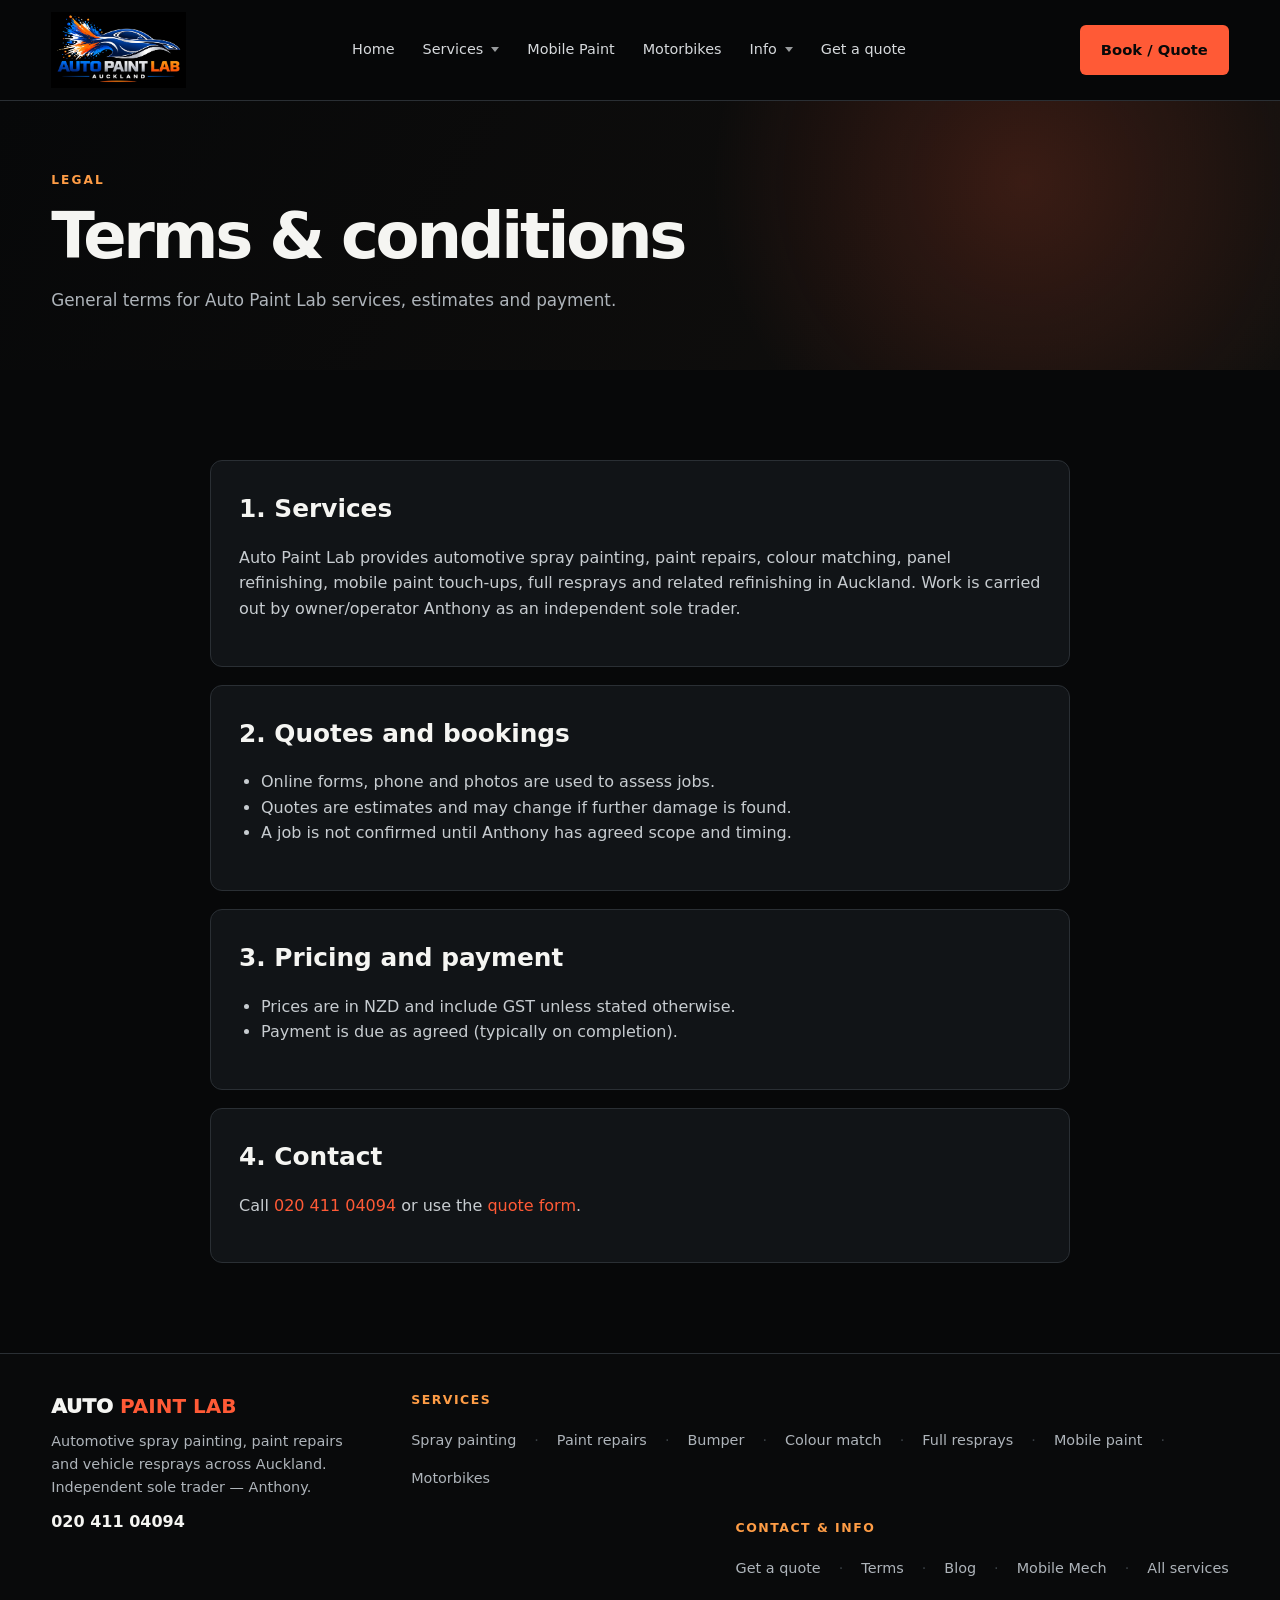
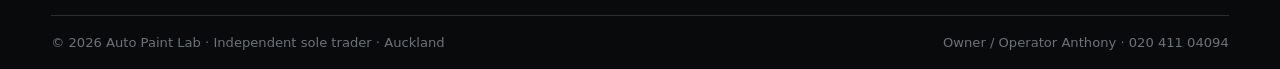
<file: terms.html>
<!doctype html>
<html lang="en-NZ">
<head>
<meta charset="utf-8">
<meta name="viewport" content="width=device-width,initial-scale=1">
<title>Terms & Conditions | Auto Paint Lab Auckland</title>
<meta name="description" content="Terms and conditions for Auto Paint Lab vehicle paintwork, quotes, bookings and services in Auckland.">
<meta name="keywords" content="Auto Paint Lab terms, car paint terms Auckland, vehicle paint quote terms">
<meta name="robots" content="index,follow,max-image-preview:large">
<meta name="author" content="Auto Paint Lab">
<meta name="theme-color" content="#08090a">
<link rel="canonical" href="https://autopaintlab.co.nz/terms.html">
<meta property="og:title" content="Terms & Conditions | Auto Paint Lab Auckland">
<meta property="og:description" content="Terms and conditions for Auto Paint Lab vehicle paintwork, quotes, bookings and services in Auckland.">
<meta property="og:type" content="website">
<meta property="og:url" content="https://autopaintlab.co.nz/terms.html">
<meta property="og:site_name" content="Auto Paint Lab">
<meta property="og:image" content="https://autopaintlab.co.nz/og.jpg">
<meta property="og:image:alt" content="Auto Paint Lab Auckland automotive paint and refinishing">
<meta property="og:image:width" content="1200">
<meta property="og:image:height" content="630">
<style>
:root{
  --bg:#070809;--card:#111417;--card2:#171b1f;--text:#f5f5f2;--muted:#aeb4ba;
  --line:#2a2f34;--accent:#ff5a36;--accent2:#ff9d46;--max:1180px;
  --header-h:auto;
}
*{box-sizing:border-box}
html{scroll-behavior:smooth}
body{margin:0;background:var(--bg);color:var(--text);font-family:Inter,system-ui,Arial,sans-serif;line-height:1.6}
a{color:inherit;text-decoration:none}
.wrap{width:min(92%,var(--max));margin:auto}
img{max-width:100%;height:auto;display:block}

/* ===== HEADER — logo ~3x larger ===== */
header{
  position:sticky;top:0;z-index:100;
  background:rgba(7,8,9,.95);backdrop-filter:blur(16px);
  border-bottom:1px solid var(--line);
}
.nav{
  min-height:76px;
  display:flex;align-items:center;justify-content:space-between;
  gap:16px;padding:12px 0;
}







.links{
  display:flex;align-items:center;gap:4px;
  font-size:.9rem;color:#d6d9dc;flex-wrap:wrap;justify-content:flex-end;
}
.links > a, .drop > button{
  display:inline-flex;align-items:center;gap:6px;
  padding:10px 12px;border-radius:6px;
  font:inherit;color:inherit;background:transparent;border:0;cursor:pointer;
  white-space:nowrap;
}
.links > a:hover, .drop > button:hover{color:var(--accent);background:rgba(255,255,255,.04)}
.drop{position:relative}
.drop > button::after{
  content:"";width:0;height:0;
  border-left:4px solid transparent;border-right:4px solid transparent;
  border-top:5px solid currentColor;opacity:.7;margin-left:2px;
}
.drop-menu{
  display:none;position:absolute;top:calc(100% + 4px);left:0;min-width:240px;
  background:#121518;border:1px solid var(--line);border-radius:10px;
  padding:8px;box-shadow:0 16px 40px rgba(0,0,0,.45);z-index:50;
}
.drop:hover .drop-menu, .drop:focus-within .drop-menu{display:block}
.drop-menu a{
  display:block;padding:10px 14px;border-radius:6px;font-size:.9rem;color:#d6d9dc;
}
.drop-menu a:hover{background:rgba(255,90,54,.12);color:var(--accent)}

.nav-cta{flex-shrink:0;margin-left:8px}
.btn{
  display:inline-flex;align-items:center;justify-content:center;gap:8px;
  padding:12px 20px;border-radius:6px;font-weight:850;border:1px solid transparent;
  cursor:pointer;font-size:.92rem;transition:transform .2s,box-shadow .2s,filter .2s;
}
.btn.primary{background:var(--accent);color:#080909}
.btn.primary:hover{transform:translateY(-2px);box-shadow:0 12px 28px rgba(255,90,54,.28);filter:brightness(1.05)}
.btn.secondary{border-color:#3a4045;background:#111315;color:var(--text)}
.btn.secondary:hover{border-color:var(--accent);color:var(--accent)}
.btn.ghost{border-color:#3a4045;background:transparent}

.nav-toggle{
  display:none;width:48px;height:48px;border-radius:8px;
  border:1px solid var(--line);background:#121518;color:var(--text);
  align-items:center;justify-content:center;cursor:pointer;font-size:1.3rem;
}
.mobile-panel{
  display:none;border-top:1px solid var(--line);padding:12px 0 18px;
  background:rgba(7,8,9,.98);
}
.mobile-panel.open{display:block}
.mobile-panel a, .mobile-panel .m-label{
  display:block;padding:12px 4px;border-bottom:1px solid rgba(42,47,52,.6);
  color:#d6d9dc;font-size:.95rem;
}
.mobile-panel .m-label{font-size:.72rem;letter-spacing:.14em;text-transform:uppercase;color:var(--accent2);font-weight:800;border:0;padding-top:16px}
.mobile-panel a:hover{color:var(--accent)}

@media(max-width:1100px){
  
  
  
  :root{--header-h:160px}
}
@media(max-width:960px){
  .links, .nav-cta{display:none}
  .nav-toggle{display:inline-flex}
  
  
  
  :root{--header-h:120px}
}

/* ===== HERO with car background ===== */
.eyebrow{text-transform:uppercase;letter-spacing:.17em;font-size:.76rem;font-weight:900;color:var(--accent2);margin-bottom:14px}
.hero{
  min-height:680px;display:flex;align-items:center;position:relative;overflow:hidden;
  background:
    linear-gradient(105deg, rgba(7,8,9,0.92) 0%, rgba(7,8,9,0.72) 42%, rgba(7,8,9,0.35) 100%),
    url('assets/images/hero-car.jpg');
  background-size:cover;
  background-position:center 40%;
  background-repeat:no-repeat;
}
.hero-in{position:relative;z-index:1;max-width:720px;padding:90px 0}
.hero h1{font-size:clamp(2.8rem,7vw,5.4rem);line-height:.94;letter-spacing:-.06em;margin:0 0 24px}
.hero h1 span{color:var(--accent)}
.hero p{max-width:580px;color:#d0d5d9;font-size:1.12rem;margin:0 0 32px}
.actions{display:flex;gap:12px;flex-wrap:wrap}

.strip{background:#101214;border-top:1px solid var(--line);border-bottom:1px solid var(--line);padding:18px 0}
.strip .wrap{display:flex;flex-wrap:wrap;gap:18px 28px;align-items:center;justify-content:space-between;font-size:.92rem;color:var(--muted)}
.strip strong{color:var(--text)}

section{padding:72px 0}
.intro{max-width:720px;margin-bottom:36px}
.intro h2{font-size:clamp(2rem,4vw,3rem);letter-spacing:-.04em;margin:0 0 14px;line-height:1.05}
.intro p{color:var(--muted);margin:0;font-size:1.05rem}

.grid{display:grid;gap:18px}
.grid-3{grid-template-columns:repeat(auto-fit,minmax(260px,1fr))}
.grid-2{grid-template-columns:repeat(auto-fit,minmax(300px,1fr))}

.card{
  background:var(--card);border:1px solid var(--line);border-radius:12px;
  padding:26px 24px;transition:transform .2s,border-color .2s,box-shadow .2s;
  display:flex;flex-direction:column;height:100%;
}
.card:hover{transform:translateY(-4px);border-color:rgba(255,90,54,.35);box-shadow:0 16px 36px rgba(0,0,0,.25)}
.card .icon{
  width:52px;height:52px;border-radius:12px;margin-bottom:16px;
  display:flex;align-items:center;justify-content:center;
  background:rgba(255,90,54,.12);border:1px solid rgba(255,90,54,.28);
  color:var(--accent);
}
.card .icon svg{width:28px;height:28px}
.card h3{margin:0 0 10px;font-size:1.22rem;letter-spacing:-.02em}
.card p{color:var(--muted);margin:0 0 18px;flex:1;font-size:.95rem}
.card a.more{color:var(--accent);font-weight:800;font-size:.9rem;margin-top:auto}
.card a.more:hover{color:var(--accent2)}

.dark{background:#0b0c0e}
.quote{background:linear-gradient(120deg,#12100e,#0c0d0f);border-top:1px solid var(--line);border-bottom:1px solid var(--line)}
.quotein{display:flex;align-items:center;justify-content:space-between;gap:24px;flex-wrap:wrap}
.quotein h2{margin:0 0 8px;font-size:clamp(1.8rem,3.5vw,2.6rem);letter-spacing:-.03em}
.quotein p{margin:0;color:var(--muted);max-width:520px}

.areas{display:flex;flex-wrap:wrap;gap:10px}
.area{
  background:var(--card2);border:1px solid var(--line);padding:8px 14px;
  border-radius:999px;font-size:.85rem;color:#c8cdd1;
}

/* ===== ESTIMATE ===== */
.estimate-section{background:#0b0d0f}
.estimate-box{border:1px solid var(--line);background:#111417;padding:28px;border-radius:12px;box-shadow:0 25px 70px rgba(0,0,0,.25)}
.estimate-grid{display:grid;grid-template-columns:1.15fr .85fr;gap:24px}
.estimate-form{display:grid;gap:16px}
.estimate-form label{display:grid;gap:7px;font-weight:800;font-size:.9rem}
.estimate-form select,.estimate-form input[type=file]{
  width:100%;background:#090b0c;color:#f5f5f2;border:1px solid #363c41;border-radius:6px;padding:13px;font:inherit
}
.estimate-form input[type=file]{padding:10px}
.estimate-form .pickup{display:flex;align-items:center;gap:10px;font-weight:700;font-size:.92rem}
.estimate-form .pickup input{width:auto}
.estimate-result{
  border:1px solid #493027;background:linear-gradient(145deg,#171211,#0b0d0f);
  padding:28px;display:flex;flex-direction:column;justify-content:center;min-height:280px;border-radius:10px
}
.result-label{font-size:.75rem;letter-spacing:.16em;color:var(--accent2);font-weight:900}
.result-price{font-size:clamp(2.4rem,5vw,4.2rem);line-height:1;font-weight:950;letter-spacing:-.06em;margin:14px 0}
.estimate-result p{color:var(--muted);margin:0 0 20px}
.photo-preview{display:flex;gap:8px;flex-wrap:wrap}
.photo-preview img{width:72px;height:72px;object-fit:cover;border:1px solid var(--line);border-radius:4px}
.estimate-note{margin-top:18px;color:#9ea5aa;font-size:.82rem}
.estimate-note strong{color:#d9dde0}
@media(max-width:800px){
  .estimate-grid{grid-template-columns:1fr}
  .estimate-result{min-height:200px}
}

/* ===== FOOTER horizontal ===== */
footer{border-top:1px solid var(--line);padding:36px 0 0;background:#090a0b}
.foot{
  display:flex;flex-wrap:wrap;align-items:flex-start;justify-content:space-between;
  gap:28px 40px;padding-bottom:28px;
}
.foot-brand{flex:1 1 220px;max-width:320px}
.foot-brand .logo{font-weight:950;font-size:1.25rem;margin-bottom:8px}
.foot-brand .logo b{color:var(--accent)}
.foot-brand p{color:var(--muted);margin:0 0 10px;font-size:.9rem}
.foot-cols{
  display:flex;flex-wrap:wrap;gap:28px 48px;flex:2 1 480px;justify-content:flex-end;
}
.foot-col h3{margin:0 0 12px;font-size:.78rem;letter-spacing:.12em;text-transform:uppercase;color:var(--accent2)}
.foot-col a,.foot-col span{display:block;color:var(--muted);margin:7px 0;font-size:.9rem}
.foot-col a:hover{color:var(--accent)}
.foot-links-row{
  display:flex;flex-wrap:wrap;gap:8px 18px;align-items:center;
}
.foot-links-row a{display:inline;margin:0;color:var(--muted);font-size:.9rem}
.foot-links-row a:hover{color:var(--accent)}
.foot-links-row .sep{color:#3a4045}
.copy{border-top:1px solid var(--line);padding:16px 0;color:#6b7278;font-size:.82rem;display:flex;flex-wrap:wrap;gap:8px 20px;justify-content:space-between}

/* Forms (booking pages) */
.form-wrap{max-width:640px}
.form label{display:block;font-size:.85rem;font-weight:700;margin:16px 0 6px;color:#d5d9dc}
.form input,.form select,.form textarea{
  width:100%;padding:12px 14px;border-radius:8px;border:1px solid var(--line);
  background:#0e1012;color:var(--text);font:inherit;
}
.form input:focus,.form select:focus,.form textarea:focus{
  outline:none;border-color:var(--accent);box-shadow:0 0 0 3px rgba(255,90,54,.15);
}
.form textarea{min-height:120px;resize:vertical}
.form .row{display:grid;grid-template-columns:1fr 1fr;gap:14px}
@media(max-width:560px){.form .row{grid-template-columns:1fr}}
.form .upload{border:1px dashed #3a4045;border-radius:10px;padding:16px;background:#0e1012}
.form .hint{font-size:.82rem;color:var(--muted);margin-top:8px}
.form .caption{font-size:.85rem;color:var(--muted);margin:18px 0}
.form .btn{width:100%;margin-top:8px;padding:16px}
.form .status{margin-top:12px;font-size:.9rem;color:var(--accent2)}
.preview{display:flex;flex-wrap:wrap;gap:8px;margin-top:10px}
.preview img{width:72px;height:72px;object-fit:cover;border-radius:6px;border:1px solid var(--line)}

.page-hero{padding:70px 0 40px;background:radial-gradient(circle at 80% 30%,rgba(255,90,54,.18),transparent 30%),linear-gradient(120deg,#070809,#12100e)}
.page-hero h1{font-size:clamp(2.4rem,5vw,4rem);letter-spacing:-.05em;margin:12px 0;line-height:1.02}
.page-hero p{color:var(--muted);max-width:640px;font-size:1.05rem}
.content-card{background:var(--card);border:1px solid var(--line);border-radius:12px;padding:28px;margin:18px 0}
.content-card h2{margin:0 0 12px;font-size:1.55rem}
.content-card p,.content-card li{color:#c7ccd0}
.content-card ul{padding-left:22px}
.service-cta{
  margin-top:28px;padding:24px;border-radius:12px;
  background:linear-gradient(135deg,#1a1210,#121416);border:1px solid rgba(255,90,54,.25);
  display:flex;flex-wrap:wrap;gap:16px;align-items:center;justify-content:space-between;
}

@media(max-width:800px){
  .hero{min-height:auto;background-position:70% center}
  .hero-in{padding:56px 0}
  .foot-cols{justify-content:flex-start}
}

.top-promo{
  background:linear-gradient(90deg,#1a100e,#121416 40%,#1a100e);
  border-bottom:1px solid rgba(255,90,54,.35);
  text-align:center;
}
.top-promo a{
  display:block;padding:14px 16px;
  font-weight:850;font-size:clamp(.95rem,2.2vw,1.15rem);
  letter-spacing:.02em;color:#fff;
  transition:background .2s,color .2s;
}
.top-promo a:hover{background:rgba(255,90,54,.15);color:var(--accent2)}
.top-promo a span{color:var(--accent);font-weight:900}








@media(max-width:1100px){
  
  
}
@media(max-width:960px){
  
  
  
}
@media(max-width:400px){
  
}


/* Brand — mark + wordmark, dark-header friendly */
.brand{
  display:flex;align-items:center;gap:12px;flex-shrink:0;
  text-decoration:none;color:inherit;min-width:0;
}
.brand-logo{height:76px;width:auto;max-width:150px;
  object-fit:contain;object-position:left center;
  border:none;border-radius:0;box-shadow:none;
  background:transparent;padding:0;display:block;flex-shrink:0;
}
.brand-text{
  display:flex;flex-direction:column;justify-content:center;
  line-height:1.08;gap:3px;min-width:0;
}
.brand-name{
  font-weight:900;letter-spacing:-.035em;font-size:1.28rem;
  text-transform:uppercase;color:#f3f4f2;white-space:nowrap;
}
.brand-name b{color:var(--accent);font-weight:900}
.brand-tag{
  font-size:.65rem;font-weight:700;letter-spacing:.13em;
  text-transform:uppercase;color:#8b9399;white-space:nowrap;
}
@media(max-width:1100px){
  .brand-logo{height:68px;max-width:135px}
  .brand-name{font-size:1.15rem}
}
@media(max-width:960px){
  .brand-logo{height:60px;max-width:120px}
  .brand-name{font-size:1.05rem}
  .brand-tag{font-size:.58rem;letter-spacing:.1em}
}
@media(max-width:380px){
  .brand-tag{display:none}
  .brand-name{font-size:.95rem}
}

</style>
<meta name="twitter:card" content="summary_large_image">
<meta name="twitter:title" content="Terms & Conditions | Auto Paint Lab Auckland">
<meta name="twitter:description" content="Terms and conditions for Auto Paint Lab vehicle paintwork, quotes, bookings and services in Auckland.">
<meta name="twitter:image" content="https://autopaintlab.co.nz/og.jpg">
<meta property="og:locale" content="en_NZ">
<script type="application/ld+json">{"@context":"https://schema.org","@type":"Organization","name":"Auto Paint Lab","url":"https://autopaintlab.co.nz/","logo":"https://autopaintlab.co.nz/assets/images/auto-paint-lab-logo-clean.webp","telephone":"+642041104094","areaServed":{"@type":"City","name":"Auckland"}}</script>
</head>
<body>

<header>
  <div class="wrap nav">
    <a class="brand" href="index.html" aria-label="Auto Paint Lab home">
      <img class="brand-logo" src="assets/images/auto-paint-lab-logo-clean.webp" alt="Auto Paint Lab Auckland logo" width="150" height="120">
    </a>
    <nav class="links" aria-label="Main">
      <a href="index.html">Home</a>
      <div class="drop">
        <button type="button" aria-haspopup="true">Services</button>
        <div class="drop-menu" role="menu">
          <a href="services.html">All services</a>
          <a href="spray-painting.html">Car spray painting</a>
          <a href="scratch-repairs.html">Scratch &amp; scuff repairs</a>
          <a href="bumper-painting.html">Bumper painting</a>
          <a href="colour-matching.html">Colour matching</a>
          <a href="panel-refinishing.html">Panel refinishing</a>
          <a href="full-respray.html">Full vehicle resprays</a>
          <a href="mobile-paint.html">Mobile paint</a>
          <a href="motorbike-resprays.html">Motorbike resprays</a>
        </div>
      </div>
      <a href="mobile-paint.html">Mobile Paint</a>
      <a href="motorbike-resprays.html">Motorbikes</a>
      <div class="drop">
        <button type="button" aria-haspopup="true">Info</button>
        <div class="drop-menu" role="menu">
          <a href="blog.html">Blog</a>
          <a href="mobile-mech.html">Mobile Mech partner</a>
          <a href="terms.html">Terms &amp; conditions</a>
          <a href="index.html#areas">Auckland areas</a>
        </div>
      </div>
      <a href="booking.html">Get a quote</a>
    </nav>
    <a class="btn primary nav-cta" href="booking.html">Book / Quote</a>
    <button class="nav-toggle" type="button" aria-label="Open menu" id="navToggle">☰</button>
  </div>
  <div class="mobile-panel wrap" id="mobilePanel">
    <a href="index.html">Home</a>
    <div class="m-label">Services</div>
    <a href="services.html">All services</a>
    <a href="spray-painting.html">Car spray painting</a>
    <a href="scratch-repairs.html">Scratch &amp; scuff repairs</a>
    <a href="bumper-painting.html">Bumper painting</a>
    <a href="colour-matching.html">Colour matching</a>
    <a href="panel-refinishing.html">Panel refinishing</a>
    <a href="full-respray.html">Full vehicle resprays</a>
    <a href="mobile-paint.html">Mobile paint</a>
    <a href="motorbike-resprays.html">Motorbike resprays</a>
    <div class="m-label">Info</div>
    <a href="blog.html">Blog</a>
    <a href="mobile-mech.html">Mobile Mech partner</a>
    <a href="terms.html">Terms &amp; conditions</a>
    <a href="booking.html">Get a quote</a>
    <a href="booking.html" class="btn primary" style="margin-top:14px;text-align:center">Book / Quote</a>
  </div>
</header>

<main><section class="page-hero"><div class="wrap"><div class="eyebrow">Legal</div><h1>Terms &amp; conditions</h1><p>General terms for Auto Paint Lab services, estimates and payment.</p></div></section>
<section><div class="wrap" style="max-width:860px">
<div class="content-card"><h2>1. Services</h2><p>Auto Paint Lab provides automotive spray painting, paint repairs, colour matching, panel refinishing, mobile paint touch-ups, full resprays and related refinishing in Auckland. Work is carried out by owner/operator Anthony as an independent sole trader.</p></div>
<div class="content-card"><h2>2. Quotes and bookings</h2><ul><li>Online forms, phone and photos are used to assess jobs.</li><li>Quotes are estimates and may change if further damage is found.</li><li>A job is not confirmed until Anthony has agreed scope and timing.</li></ul></div>
<div class="content-card"><h2>3. Pricing and payment</h2><ul><li>Prices are in NZD and include GST unless stated otherwise.</li><li>Payment is due as agreed (typically on completion).</li></ul></div>
<div class="content-card"><h2>4. Contact</h2><p>Call <a href="tel:+642041104094" style="color:var(--accent)">020 411 04094</a> or use the <a href="booking.html" style="color:var(--accent)">quote form</a>.</p></div>
</div></section></main>

<footer>
  <div class="wrap foot">
    <div class="foot-brand">
      <div class="logo">AUTO <b>PAINT LAB</b></div>
      <p>Automotive spray painting, paint repairs and vehicle resprays across Auckland. Independent sole trader — Anthony.</p>
      <a href="tel:+642041104094" style="color:var(--text);font-weight:800">020 411 04094</a>
    </div>
    <div class="foot-cols">
      <div class="foot-col">
        <h3>Services</h3>
        <div class="foot-links-row">
          <a href="spray-painting.html">Spray painting</a><span class="sep">·</span>
          <a href="scratch-repairs.html">Paint repairs</a><span class="sep">·</span>
          <a href="bumper-painting.html">Bumper</a><span class="sep">·</span>
          <a href="colour-matching.html">Colour match</a><span class="sep">·</span>
          <a href="full-respray.html">Full resprays</a><span class="sep">·</span>
          <a href="mobile-paint.html">Mobile paint</a><span class="sep">·</span>
          <a href="motorbike-resprays.html">Motorbikes</a>
        </div>
      </div>
      <div class="foot-col">
        <h3>Contact &amp; info</h3>
        <div class="foot-links-row">
          <a href="booking.html">Get a quote</a><span class="sep">·</span>
          <a href="terms.html">Terms</a><span class="sep">·</span>
          <a href="blog.html">Blog</a><span class="sep">·</span>
          <a href="mobile-mech.html">Mobile Mech</a><span class="sep">·</span>
          <a href="services.html">All services</a>
        </div>
      </div>
    </div>
  </div>
  <div class="wrap copy">
    <span>© 2026 Auto Paint Lab · Independent sole trader · Auckland</span>
    <span>Owner / Operator Anthony · 020 411 04094</span>
  </div>
</footer>
<script>
(function(){
  var t=document.getElementById('navToggle'), p=document.getElementById('mobilePanel');
  if(t&&p){t.addEventListener('click',function(){p.classList.toggle('open');});}
})();
</script>

</body>
</html>
</file>
